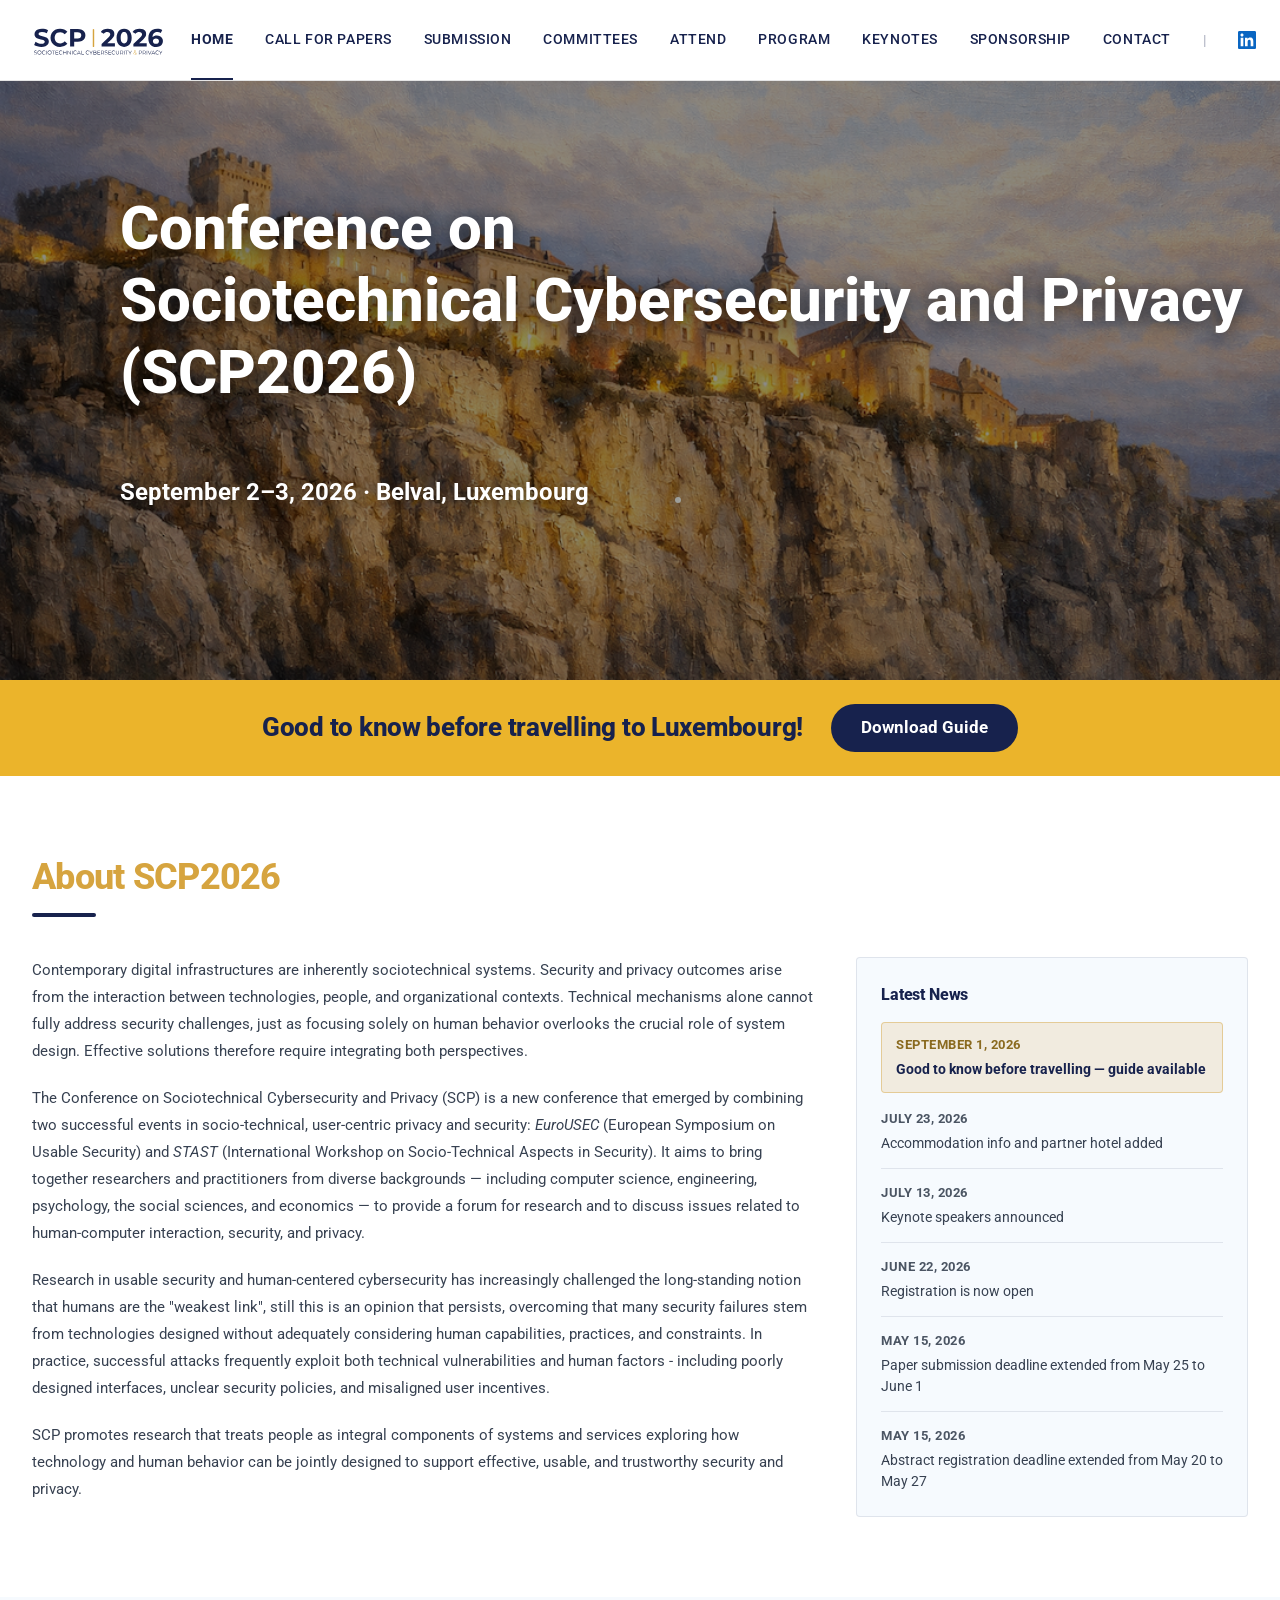
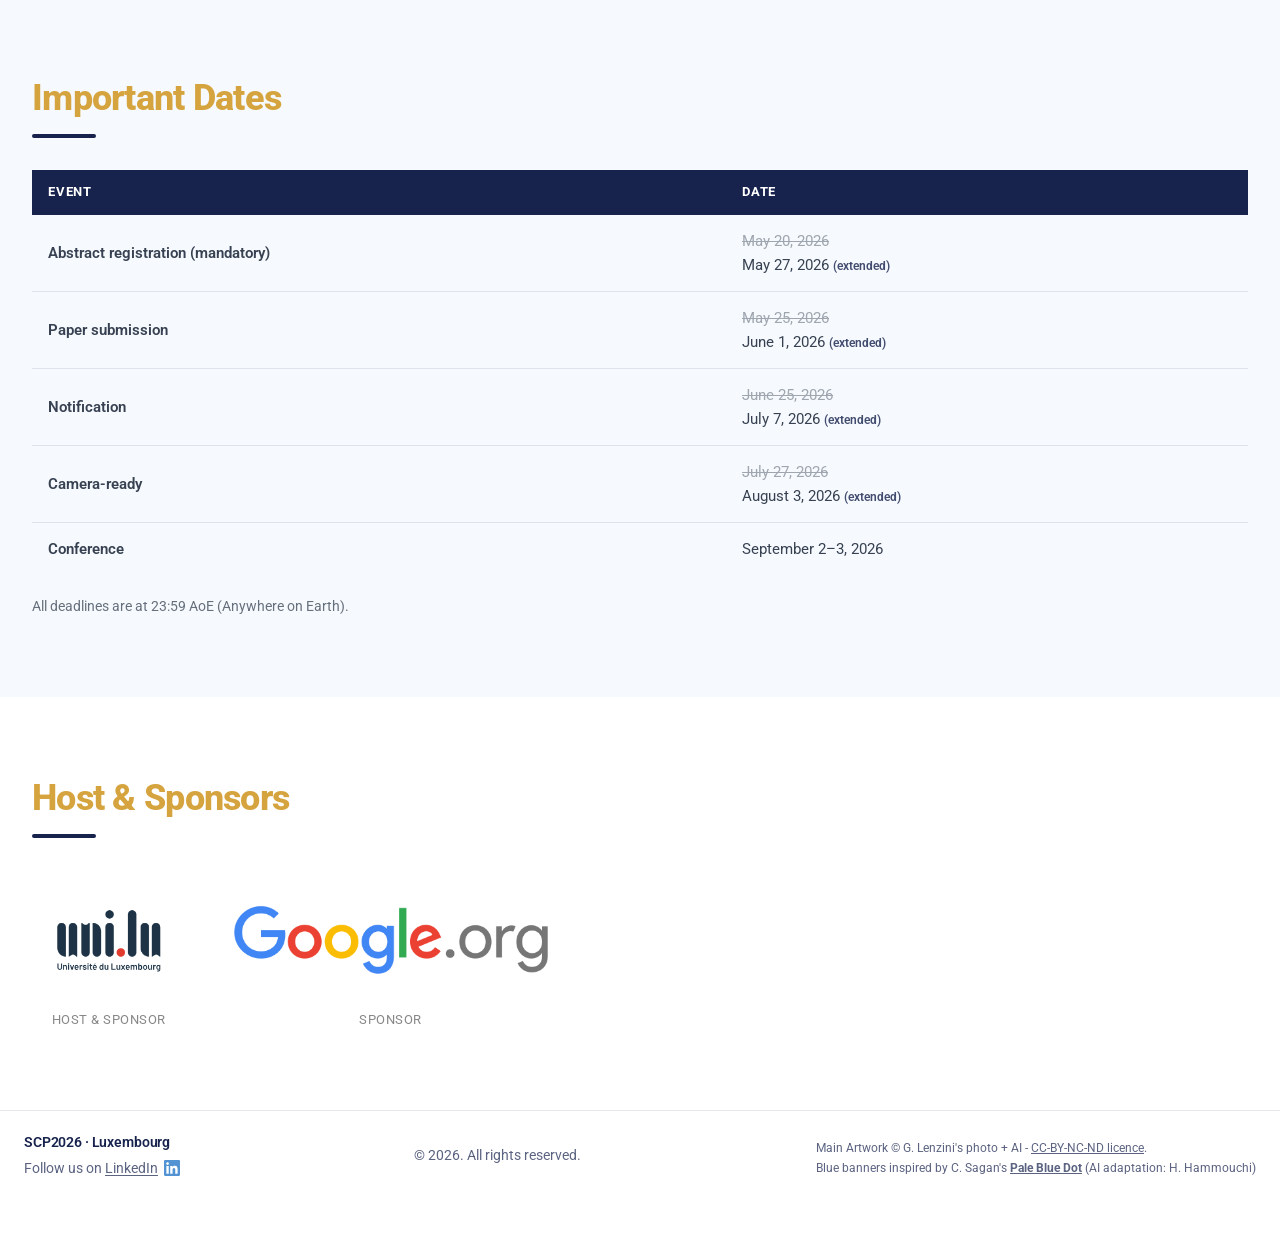
<file: index.html>
<!DOCTYPE html>
<html lang="en">

<head>
  <meta charset="UTF-8" />
  <meta name="viewport" content="width=device-width, initial-scale=1.0" />
  <title>Home — SCP2026</title>
  <link rel="preconnect" href="https://fonts.googleapis.com" />
  <link rel="preconnect" href="https://fonts.gstatic.com" crossorigin />
  <!-- Font: to switch fonts, replace 'Roboto' here and update --font-base in assets/css/style.css -->
  <link href="https://fonts.googleapis.com/css2?family=Roboto:wght@400;500;700;800&display=swap" rel="stylesheet" />
  <link rel="stylesheet" href="/assets/css/style.css" />
</head>

<body>

  <header class="site-header">
    <div class="header-inner">

      <a href="/" class="site-logo">
        <!-- <img src="/assets/img/2026-scp-logo.png" alt="SCP2026 Logo" /> -->
        <img src="/assets/img/SCP2026-logo.svg" alt="SCP2026 Logo" />
      </a>

      <nav class="site-nav" aria-label="Main navigation">
        <a href="/index.html"
          class="nav-link active">Home</a>
        <a href="/calls.html"
          class="nav-link">Call for Papers</a>
        <a href="/submission.html"
          class="nav-link">Submission</a>
        <a href="/committee.html"
          class="nav-link">Committees</a>
        <a href="/attend.html"
          class="nav-link">Attend</a>
        <a href="/program.html"
          class="nav-link">Program</a>
        <a href="/keynotes.html"
          class="nav-link">Keynotes</a>
        <a href="/sponsorship.html"
          class="nav-link">Sponsorship</a>
        <a href="/contact.html"
          class="nav-link">Contact</a>
        <span class="nav-separator" aria-hidden="true">|</span>
        <a href="https://www.linkedin.com/company/scpconference/" class="nav-social-link" target="_blank"
          rel="noopener noreferrer" aria-label="SCP Conference on LinkedIn">
          <img src="/assets/img/linkedin-icon.svg" alt="LinkedIn" />
        </a>
      </nav>

      <button class="mobile-menu-btn" id="mobile-btn" onclick="toggleMenu()" aria-label="Toggle navigation">
        <svg id="icon-open" xmlns="http://www.w3.org/2000/svg" width="22" height="22" viewBox="0 0 24 24" fill="none"
          stroke="currentColor" stroke-width="2" stroke-linecap="round" stroke-linejoin="round">
          <line x1="3" y1="6" x2="21" y2="6" />
          <line x1="3" y1="12" x2="21" y2="12" />
          <line x1="3" y1="18" x2="21" y2="18" />
        </svg>
        <svg id="icon-close" xmlns="http://www.w3.org/2000/svg" width="22" height="22" viewBox="0 0 24 24" fill="none"
          stroke="currentColor" stroke-width="2" stroke-linecap="round" stroke-linejoin="round" style="display:none;">
          <line x1="18" y1="6" x2="6" y2="18" />
          <line x1="6" y1="6" x2="18" y2="18" />
        </svg>
      </button>

    </div>

    <nav class="mobile-nav" id="mobile-nav" aria-label="Mobile navigation">
      <a href="/index.html"  class="active" >Home</a>
      <a href="/calls.html" >Call for Papers</a>
      <a href="/submission.html" >Submission</a>
      <a href="/committee.html" >Committees</a>
      <a href="/attend.html" >Attend</a>
      <a href="/program.html" >Program</a>
      <a href="/keynotes.html" >Keynotes</a>
      <a href="/sponsorship.html" >Sponsorship</a>
      <a href="/contact.html" >Contact</a>
      <a href="https://www.linkedin.com/company/scpconference/" target="_blank" rel="noopener noreferrer">LinkedIn</a>
    </nav>
  </header>

  <main><section class="hero">
  <img src="/assets/img/hero.png" alt="" class="hero-bg" aria-hidden="true" />
  <div class="hero-overlay" aria-hidden="true"></div>

  <!-- Casemates Easter egg
       DEBUG MODE ON — remove class "hotspot-debug" once position is correct.
       Adjust top/left percentages to move the dot over the casemates in the image. -->
  <a href="https://www.luxembourg-city.com/en/tours-activities/underground/petrusse-casemates"
     target="_blank" rel="noopener noreferrer"
     class="easter-hotspot"
     style="top: 75%; left: 53%;"
     aria-label="Discover the Pétrusse Casemates, Luxembourg">
    <span class="easter-tooltip">
      <strong>Pétrusse Casemates</strong><br>
      Hidden beneath Luxembourg City —<br>discover this underground wonder.
    </span>
  </a>

  <div class="hero-content">
    <h1>Conference on <br> Sociotechnical Cybersecurity and Privacy <br> (SCP2026)</h1>
    <p class="hero-subtitle">September 2–3, 2026 · Belval, Luxembourg</p>
  </div>
</section>

<!-- ── Registration banner (kept for reference) ──────────────
<div class="registration-banner">
  <div class="registration-banner-inner">
    <span class="registration-banner-text">Registration is now open!</span>
    <a href="https://sntevents.uni.lu/product/scp-2026-conference/"
       class="btn-banner" target="_blank" rel="noopener noreferrer">
      Register Now
    </a>
  </div>
</div>
────────────────────────────────────────────────────────────── -->

<!-- ── Good to know banner ───────────────────────────────────── -->
<div class="registration-banner">
  <div class="registration-banner-inner">
    <span class="registration-banner-text">Good to know before travelling to Luxembourg!</span>
    <a href="/assets/files/SCP%202026%20good%20to%20know%20before%20leaving.pdf"
       class="btn-banner" target="_blank" rel="noopener noreferrer">
      Download Guide
    </a>
  </div>
</div>

<!-- ── ABOUT ──────────────────────────────────────────────── -->
<section class="section-white">
  <div class="section-container">
    <h2 class="section-title">About SCP2026</h2>
    <div class="section-accent" aria-hidden="true"></div>

    <div class="about-grid">
      <div class="section-body" style="margin-top:0;">
        <p>
          Contemporary digital infrastructures are inherently sociotechnical systems.
          Security and privacy outcomes arise from the interaction between
          technologies, people, and organizational contexts. Technical mechanisms alone
          cannot fully address security challenges, just as focusing solely on human
          behavior overlooks the crucial role of system design. Effective solutions
          therefore require integrating both perspectives.
        </p>
        <p>
          The Conference on Sociotechnical Cybersecurity and Privacy (SCP) is a new conference 
          that emerged by combining two successful events in socio-technical, user-centric 
          privacy and security: <em>EuroUSEC</em> (European Symposium
          on Usable Security) and <em>STAST</em> (International Workshop on Socio-Technical Aspects
          in Security). It aims to bring together researchers and practitioners from diverse
          backgrounds — including computer science, engineering, psychology, the social sciences,
          and economics — to provide a forum for research and to discuss issues related to
          human-computer interaction, security, and privacy.
        </p>
        <p>
          Research in usable security and human-centered cybersecurity has increasingly challenged the long-standing notion that humans are the "weakest link", still this is an opinion that persists, overcoming that many security failures stem from technologies designed without adequately considering human capabilities, practices, and constraints. In practice, successful attacks frequently exploit both technical vulnerabilities and human factors - including poorly designed interfaces, unclear security policies, and misaligned user incentives.
        </p>
        <p>
          SCP promotes research that treats people as integral components of
          systems and services exploring how technology and human behavior can be jointly designed
          to support effective, usable, and trustworthy security and privacy.
        </p>
      </div>

      <!-- Latest News sidebar — edit _data/news.yml to add/remove items -->
      <aside class="news-sidebar" aria-label="Latest news">
        <h3 class="news-sidebar-title">Latest News</h3>
        <ul class="news-list">
          
          <li class="news-item is-highlight">
            <span class="news-item-date">September 1, 2026</span>
            <span class="news-item-event">
              
                <a href="/assets/files/SCP 2026 good to know before leaving.pdf" target="_blank" rel="noopener noreferrer">Good to know before travelling — guide available</a>
              
            </span>
          </li>
          
          <li class="news-item">
            <span class="news-item-date">July 23, 2026</span>
            <span class="news-item-event">
              
                <a href="/attend.html" target="_blank" rel="noopener noreferrer">Accommodation info and partner hotel added</a>
              
            </span>
          </li>
          
          <li class="news-item">
            <span class="news-item-date">July 13, 2026</span>
            <span class="news-item-event">
              
                <a href="/keynotes.html" target="_blank" rel="noopener noreferrer">Keynote speakers announced</a>
              
            </span>
          </li>
          
          <li class="news-item">
            <span class="news-item-date">June 22, 2026</span>
            <span class="news-item-event">
              
                <a href="https://sntevents.uni.lu/product/scp-2026-conference/" target="_blank" rel="noopener noreferrer">Registration is now open</a>
              
            </span>
          </li>
          
          <li class="news-item">
            <span class="news-item-date">May 15, 2026</span>
            <span class="news-item-event">
              
                Paper submission deadline extended from May 25 to June 1
              
            </span>
          </li>
          
          <li class="news-item">
            <span class="news-item-date">May 15, 2026</span>
            <span class="news-item-event">
              
                Abstract registration deadline extended from May 20 to May 27
              
            </span>
          </li>
          
        </ul>
      </aside>
    </div>
  </div>
</section>

<!-- ── Important Dates ──────────────────────────────────────── -->
<section class="section-surface">
  <div class="section-container">
    <h2 class="section-title">Important Dates</h2>
    <div class="section-accent" aria-hidden="true"></div>

    <!-- Dates rendered from _data/dates.yml -->
    <table class="dates-table">
      <thead>
        <tr><th>Event</th><th>Date</th></tr>
      </thead>
      <tbody>
        
        <tr>
          <td class="date-event ">Abstract registration (mandatory)</td>
          <td class="">
            
              <span style="text-decoration:line-through; opacity:0.45;">May 20, 2026</span><br />
            
            May 27, 2026 <span style="font-size:0.78rem; font-weight:600; color:var(--brand); opacity:0.8;">(extended)</span>
          </td>
        </tr>
        
        <tr>
          <td class="date-event ">Paper submission</td>
          <td class="">
            
              <span style="text-decoration:line-through; opacity:0.45;">May 25, 2026</span><br />
            
            June 1, 2026 <span style="font-size:0.78rem; font-weight:600; color:var(--brand); opacity:0.8;">(extended)</span>
          </td>
        </tr>
        
        <tr>
          <td class="date-event ">Notification</td>
          <td class="">
            
              <span style="text-decoration:line-through; opacity:0.45;">June 25, 2026</span><br />
            
            July 7, 2026 <span style="font-size:0.78rem; font-weight:600; color:var(--brand); opacity:0.8;">(extended)</span>
          </td>
        </tr>
        
        <tr>
          <td class="date-event ">Camera-ready</td>
          <td class="">
            
              <span style="text-decoration:line-through; opacity:0.45;">July 27, 2026</span><br />
            
            August 3, 2026 <span style="font-size:0.78rem; font-weight:600; color:var(--brand); opacity:0.8;">(extended)</span>
          </td>
        </tr>
        
        <tr>
          <td class="date-event ">Conference</td>
          <td class="">
            
            September 2–3, 2026
          </td>
        </tr>
        
      </tbody>
    </table>

  <p style="margin-top:1.25rem; font-size:0.875rem; color:var(--text); opacity:0.75;">
      <!-- These are <strong>firm deadlines</strong>; no extensions will be granted. -->
      All deadlines are at 23:59 AoE (Anywhere on Earth).
    </p>
  </div>
</section>

<!-- ── Host & Sponsors ───────────────────────────────────────── -->
<section class="section-white">
  <div class="section-container" style="text-align:left;">
    <h2 class="section-title">Host &amp; Sponsors</h2>
    <div class="section-accent" aria-hidden="true"></div>

    <!-- Sponsor row — add more .sponsor-item blocks as needed -->
    <!-- Each item is a fixed-height flex column: logo centred in top area, label pinned to bottom -->
    <div style="display:flex; flex-wrap:wrap; justify-content:left; align-items:stretch;
                gap:3rem; margin-top:2rem;">

      <!-- University of Luxembourg — host -->
      <div class="sponsor-item" style="display:flex; flex-direction:column; align-items:center;
                                        justify-content:space-between; text-align:center; height:160px;">
        <div style="flex:1; display:flex; align-items:center; justify-content:center;">
          <a href="https://www.uni.lu" target="_blank" rel="noopener noreferrer">
            <img src="/assets/img/sponsors/UNI_Logo.png" alt="University of Luxembourg" style="height:110px; width:auto;" />
          </a>
        </div>
        <p style="margin:0; font-size:0.8rem; color:#888; letter-spacing:0.04em; text-transform:uppercase;">Host &amp; Sponsor</p>
      </div>

      <!-- Google.org -->
      <div class="sponsor-item" style="display:flex; flex-direction:column; align-items:center;
                                        justify-content:space-between; text-align:center; height:160px;">
        <div style="flex:1; display:flex; align-items:center; justify-content:center;">
          <a href="https://www.google.org" target="_blank" rel="noopener noreferrer">
            <img src="/assets/img/sponsors/Google_org_logo.png" alt="Google.org" style="height:70px; width:auto;" />
          </a>
        </div>
        <p style="margin:0; font-size:0.8rem; color:#888; letter-spacing:0.04em; text-transform:uppercase;">Sponsor</p>
      </div>

      <!-- Add more sponsors:
      <div class="sponsor-item" style="text-align:center;">
        <a href="https://sponsor.org" target="_blank" rel="noopener noreferrer">
          <img src="/assets/img/sponsors/logo.png"
               alt="Sponsor Name" style="height:80px; width:auto;" />
        </a>
        <p style="margin-top:0.5rem; font-size:0.8rem; color:#888; letter-spacing:0.04em; text-transform:uppercase;">Sponsor</p>
      </div>
      -->

    </div>
  </div>
</section>

</main>

  <footer class="site-footer">
    <div class="footer-inner">
      <div class="footer-brand">
        <p style="font-weight:600; letter-spacing:-0.01em;">SCP2026 · Luxembourg</p>
        
        <p class="footer-copy">
          Follow us on
          <a href="https://www.linkedin.com/company/scpconference/" class="footer-linkedin" target="_blank"
            rel="noopener noreferrer" aria-label="Follow SCP Conference on LinkedIn">
            LinkedIn
            <img src="/assets/img/linkedin-icon.svg" alt="" />
          </a>
        </p>
        
      </div>
      <p class="footer-copy">© 2026. All rights reserved.</p>
      
      <p class="footer-copy" style="margin-top:0.4rem; font-size:0.78rem; opacity:0.7;">
        Main Artwork © G. Lenzini's photo + AI - <a href="https://creativecommons.org/licenses/" target="_blank"
          rel="noopener noreferrer" style="color:inherit; text-decoration:underline;">CC-BY-NC-ND licence</a>.
        <br/>Blue banners inspired by C. Sagan's
        <a href="https://en.wikipedia.org/wiki/Pale_Blue_Dot" target="_blank" rel="noopener noreferrer"
          style="color:inherit; text-decoration:underline;"><strong>Pale Blue Dot</strong></a>
        (AI adaptation: H. Hammouchi)
      </p>
      
    </div>
  </footer>

  <script>
    function toggleMenu() {
      var nav = document.getElementById('mobile-nav');
      var open = document.getElementById('icon-open');
      var close = document.getElementById('icon-close');
      var isOpen = nav.classList.toggle('open');
      open.style.display = isOpen ? 'none' : '';
      close.style.display = isOpen ? '' : 'none';
    }
  </script>

</body>

</html>
</file>
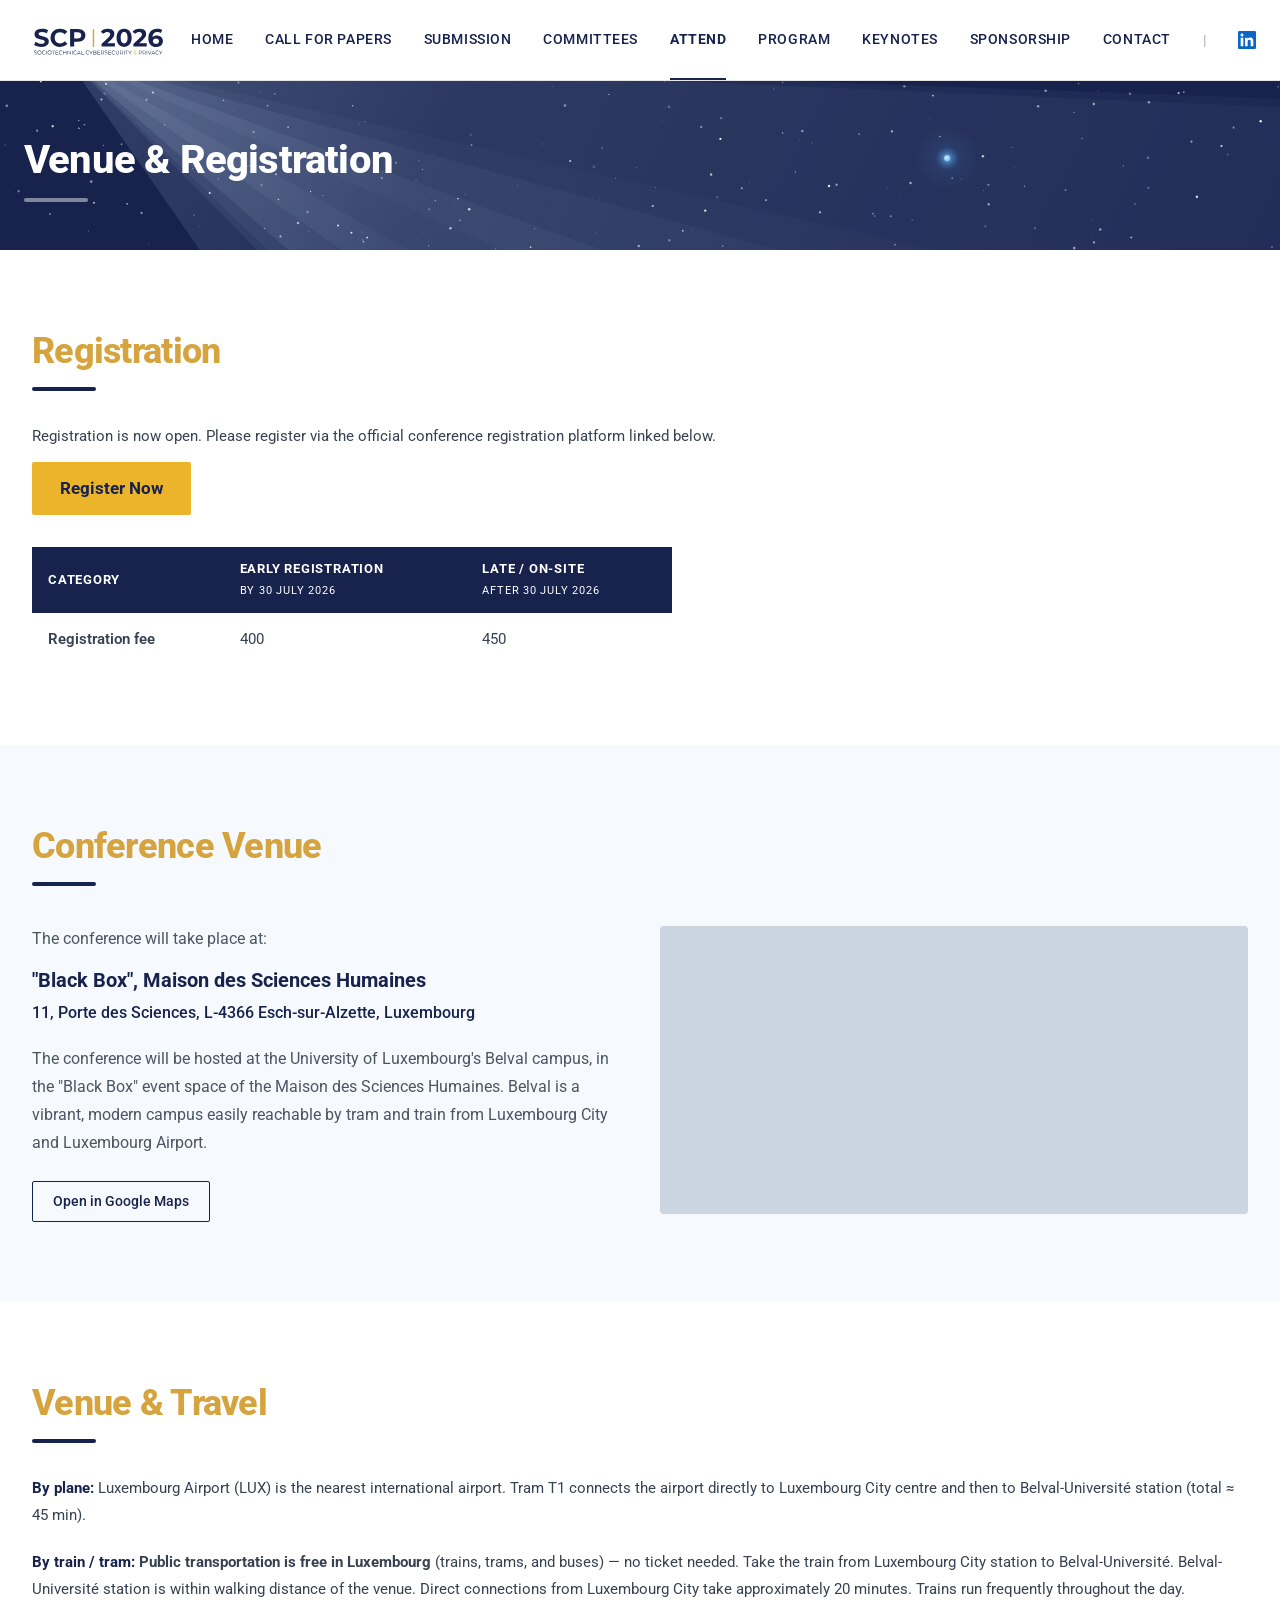
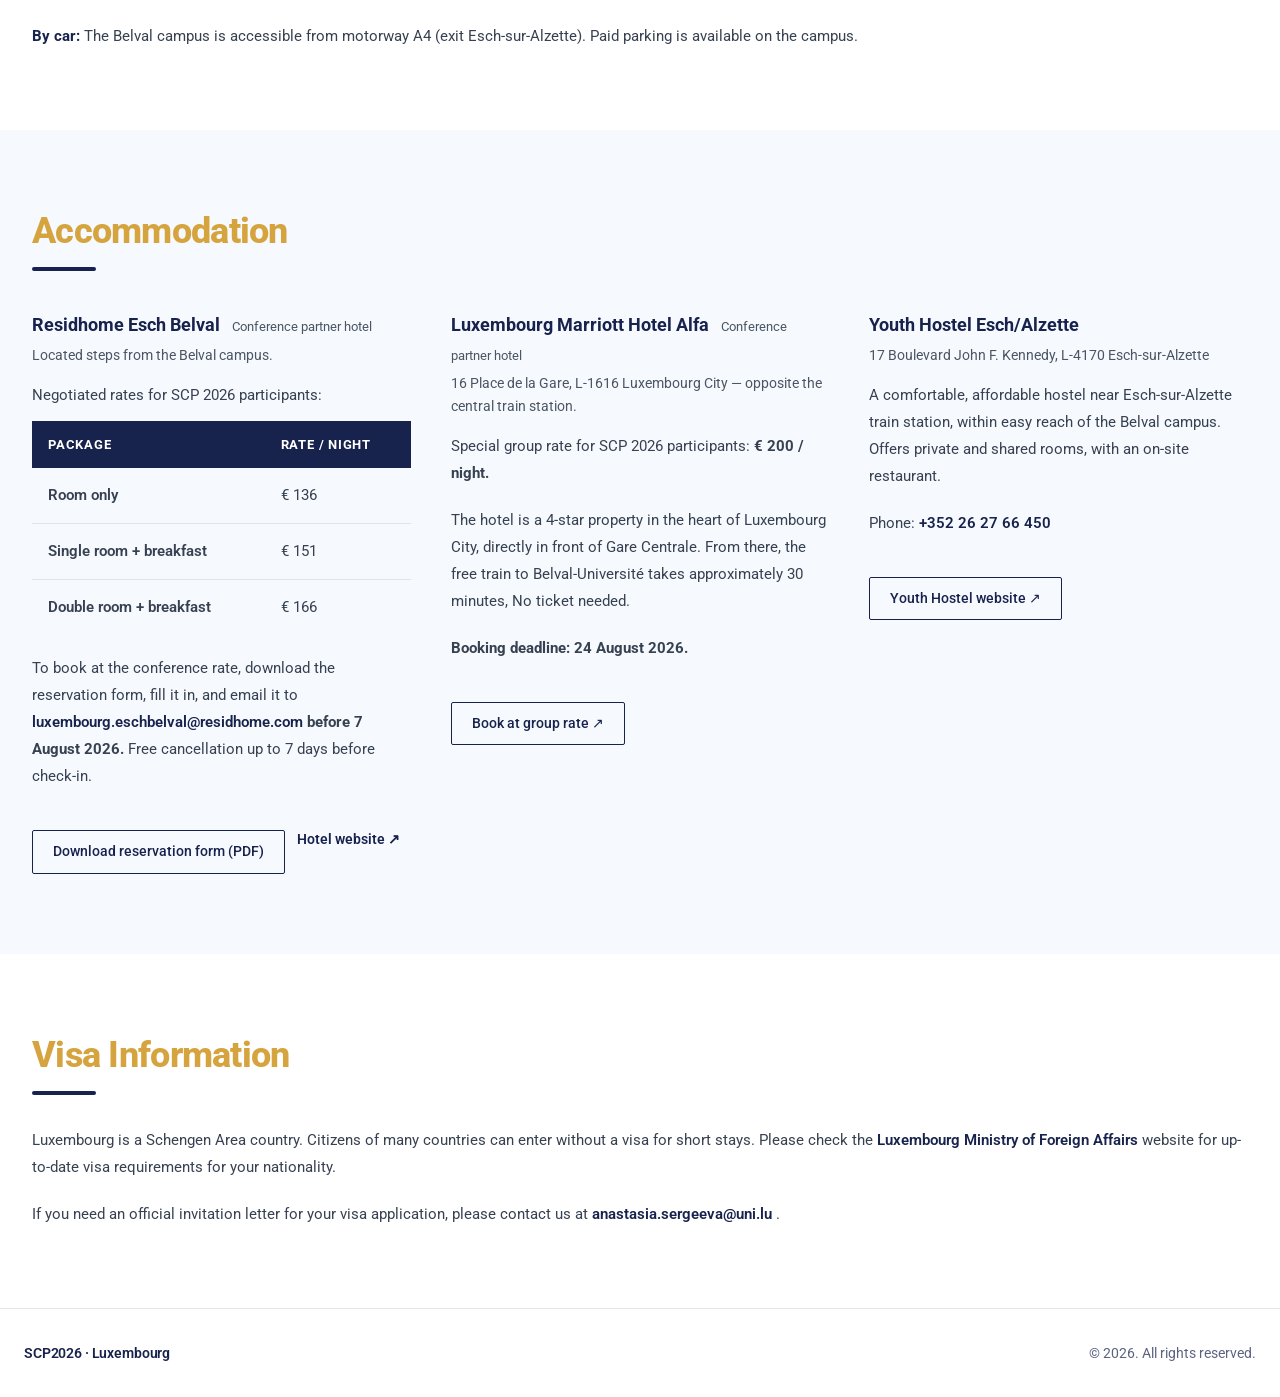
<file: attend.html>
<!DOCTYPE html>
<html lang="en">

<head>
  <meta charset="UTF-8" />
  <meta name="viewport" content="width=device-width, initial-scale=1.0" />
  <title>Venue &amp; Registration — SCP2026</title>
  <link rel="preconnect" href="https://fonts.googleapis.com" />
  <link rel="preconnect" href="https://fonts.gstatic.com" crossorigin />
  <!-- Font: to switch fonts, replace 'Roboto' here and update --font-base in assets/css/style.css -->
  <link href="https://fonts.googleapis.com/css2?family=Roboto:wght@400;500;700;800&display=swap" rel="stylesheet" />
  <link rel="stylesheet" href="/assets/css/style.css" />
</head>

<body>

  <header class="site-header">
    <div class="header-inner">

      <a href="/" class="site-logo">
        <!-- <img src="/assets/img/2026-scp-logo.png" alt="SCP2026 Logo" /> -->
        <img src="/assets/img/SCP2026-logo.svg" alt="SCP2026 Logo" />
      </a>

      <nav class="site-nav" aria-label="Main navigation">
        <a href="/index.html"
          class="nav-link">Home</a>
        <a href="/calls.html"
          class="nav-link">Call for Papers</a>
        <a href="/submission.html"
          class="nav-link">Submission</a>
        <a href="/committee.html"
          class="nav-link">Committees</a>
        <a href="/attend.html"
          class="nav-link active">Attend</a>
        <a href="/program.html"
          class="nav-link">Program</a>
        <a href="/keynotes.html"
          class="nav-link">Keynotes</a>
        <a href="/sponsorship.html"
          class="nav-link">Sponsorship</a>
        <a href="/contact.html"
          class="nav-link">Contact</a>
        <span class="nav-separator" aria-hidden="true">|</span>
        <a href="https://www.linkedin.com/company/scpconference/" class="nav-social-link" target="_blank"
          rel="noopener noreferrer" aria-label="SCP Conference on LinkedIn">
          <img src="/assets/img/linkedin-icon.svg" alt="LinkedIn" />
        </a>
      </nav>

      <button class="mobile-menu-btn" id="mobile-btn" onclick="toggleMenu()" aria-label="Toggle navigation">
        <svg id="icon-open" xmlns="http://www.w3.org/2000/svg" width="22" height="22" viewBox="0 0 24 24" fill="none"
          stroke="currentColor" stroke-width="2" stroke-linecap="round" stroke-linejoin="round">
          <line x1="3" y1="6" x2="21" y2="6" />
          <line x1="3" y1="12" x2="21" y2="12" />
          <line x1="3" y1="18" x2="21" y2="18" />
        </svg>
        <svg id="icon-close" xmlns="http://www.w3.org/2000/svg" width="22" height="22" viewBox="0 0 24 24" fill="none"
          stroke="currentColor" stroke-width="2" stroke-linecap="round" stroke-linejoin="round" style="display:none;">
          <line x1="18" y1="6" x2="6" y2="18" />
          <line x1="6" y1="6" x2="18" y2="18" />
        </svg>
      </button>

    </div>

    <nav class="mobile-nav" id="mobile-nav" aria-label="Mobile navigation">
      <a href="/index.html" >Home</a>
      <a href="/calls.html" >Call for Papers</a>
      <a href="/submission.html" >Submission</a>
      <a href="/committee.html" >Committees</a>
      <a href="/attend.html"  class="active" >Attend</a>
      <a href="/program.html" >Program</a>
      <a href="/keynotes.html" >Keynotes</a>
      <a href="/sponsorship.html" >Sponsorship</a>
      <a href="/contact.html" >Contact</a>
      <a href="https://www.linkedin.com/company/scpconference/" target="_blank" rel="noopener noreferrer">LinkedIn</a>
    </nav>
  </header>

  <main><section class="page-hero">
  <canvas id="hero-canvas" aria-hidden="true"></canvas>
  <div class="page-hero-inner">
    <h1>Venue &amp; Registration</h1>
    <div class="page-hero-accent" aria-hidden="true"></div>
  </div>

  <!-- Pale Blue Dot Easter egg
       DEBUG MODE ON — remove class "hotspot-debug" once position is correct.
       Adjust top/left to sit exactly on the canvas-drawn Earth dot.
       Current values mirror VIV_EARTH: xFrac=0.74, yFrac=0.46 -->
  <a href="https://science.nasa.gov/photojournal/pale-blue-dot-revisited/" target="_blank" rel="noopener noreferrer"
    class="easter-hotspot pbd-hotspot" style="top: 46%; left: 74%;" aria-label="The Pale Blue Dot — NASA Voyager 1">
    <span class="easter-tooltip">
      <strong>Pale Blue Dot</strong><br>
      Earth, as seen by Voyager 1<br>from 6 billion km away (1990).
    </span>
  </a>
</section>

<script>
  (function () {

    // ┌──────────────────────────────────────────────────────────────────┐
    // │  HERO STYLE — change this ONE value to switch the banner theme.  │
    // │  This file is the layout for every inner page, so changing it    │
    // │  here updates the banner across the whole site instantly.        │
    // │                                                                  │
    // │  'pale-blue-dot'   faithful to the NASA Voyager photograph:      │
    // │                    dark space, warm amber sunbeams,              │
    // │                    tiny humble Earth dot inside a ray band       │
    // │                                                                  │
    // │  'light-voyager'   colourised / bright interpretation:           │
    // │                    powder-blue sky background, wide amber rays   │
    // │                    fanning from top-centre, dark text            │
    // │                                                                  │
    // │  'vivid'           original cool-blue glowing version:           │
    // │                    navy background, blue-white rays,             │
    // │                    large glowing Earth                           │
    // └──────────────────────────────────────────────────────────────────┘
    var HERO_STYLE = 'vivid';

    // ── shared setup ─────────────────────────────────────────────────────
    var canvas = document.getElementById('hero-canvas');
    var ctx = canvas.getContext('2d');
    var W, H, stars = [], t = 0;
    var NUM_STARS = 210;

    // Flip text colour when the background is light
    var h1El = document.querySelector('.page-hero h1');
    var accentEl = document.querySelector('.page-hero-accent');
    if (HERO_STYLE === 'light-voyager') {
      if (h1El) h1El.style.color = '#17224D';
      if (accentEl) accentEl.style.background = 'rgba(23,34,77,0.35)';
    }

    function resize() {
      W = canvas.width = canvas.offsetWidth;
      H = canvas.height = canvas.offsetHeight;
      stars = [];
      for (var i = 0; i < NUM_STARS; i++) {
        stars.push({
          x: Math.random() * W,
          y: Math.random() * H,
          r: Math.random() * 1.1 + 0.25,
          base: Math.random() * 0.55 + 0.25,
          ph: Math.random() * Math.PI * 2,
          spd: Math.random() * 0.25 + 0.08
        });
      }
    }

    function drawStars() {
      ctx.globalCompositeOperation = 'source-over';
      for (var i = 0; i < stars.length; i++) {
        var s = stars[i];
        var op = s.base + Math.sin(t * s.spd + s.ph) * 0.18;
        op = Math.max(0.05, Math.min(1, op));
        ctx.beginPath();
        ctx.arc(s.x, s.y, s.r, 0, Math.PI * 2);
        ctx.fillStyle = 'rgba(255,255,255,' + op + ')';
        ctx.fill();
      }
    }

    // ════════════════════════════════════════════════════════════════════
    //  VERSION: 'light-voyager'
    //  Colourised interpretation — powder-blue sky, soft amber bands
    //  drawn as rotated full-height strips (avoids the wedge-stripe
    //  artefact that the point-source approach creates on a short banner)
    // ════════════════════════════════════════════════════════════════════

    // Each band: cx = centre as fraction of W, hw = half-width as fraction of W
    var LV_BANDS = [
      { cx: 0.08, hw: 0.045, op: 0.22 },
      { cx: 0.22, hw: 0.075, op: 0.32 },
      { cx: 0.38, hw: 0.040, op: 0.18 },
      { cx: 0.55, hw: 0.090, op: 0.38 },  // brightest — Earth sits here
      { cx: 0.70, hw: 0.055, op: 0.26 },
      { cx: 0.84, hw: 0.035, op: 0.17 },
    ];

    // Earth inside the brightest band
    var LV_EARTH = { xFrac: 0.58, yFrac: 0.50, r: 3.0 };

    function lvDrawBackground() {
      ctx.globalCompositeOperation = 'source-over';
      // Powder-blue base — covers the dark CSS hero colour entirely
      var bg = ctx.createLinearGradient(0, 0, 0, H);
      bg.addColorStop(0, '#C2DCED');
      bg.addColorStop(0.5, '#AECFE3');
      bg.addColorStop(1, '#9DC4DA');
      ctx.fillStyle = bg;
      ctx.fillRect(0, 0, W, H);

      // Soft warm radial glow from top-centre (the "sun" above frame)
      var sun = ctx.createRadialGradient(W * 0.5, -H * 0.5, 0, W * 0.5, -H * 0.5, H * 2.8);
      sun.addColorStop(0, 'rgba(255,225,130,0.38)');
      sun.addColorStop(0.3, 'rgba(230,190,90,0.18)');
      sun.addColorStop(0.7, 'rgba(214,164,63,0.06)');
      sun.addColorStop(1, 'rgba(214,164,63,0)');
      ctx.fillStyle = sun;
      ctx.fillRect(0, 0, W, H);
    }

    function lvDrawRays() {
      // Render as rotated full-height soft gradient strips —
      // this fills the full banner width cleanly, no convergence artefacts.
      var ext = H * 3;   // overshoot above/below to cover after rotation

      ctx.save();
      // Tilt ~10° clockwise to angle the bands like Voyager sunbeams
      ctx.translate(W * 0.5, H * 0.5);
      ctx.rotate(0.175);
      ctx.translate(-W * 0.5, -H * 0.5);

      for (var i = 0; i < LV_BANDS.length; i++) {
        var b = LV_BANDS[i];
        var cx = b.cx * W;
        var hw = b.hw * W;

        // Smooth bell-curve falloff: transparent → amber peak → transparent
        var grad = ctx.createLinearGradient(cx - hw, 0, cx + hw, 0);
        grad.addColorStop(0, 'rgba(214,164,63,0)');
        grad.addColorStop(0.25, 'rgba(216,166,65,' + (b.op * 0.55) + ')');
        grad.addColorStop(0.50, 'rgba(222,172,68,' + b.op + ')');
        grad.addColorStop(0.75, 'rgba(216,166,65,' + (b.op * 0.55) + ')');
        grad.addColorStop(1, 'rgba(214,164,63,0)');

        ctx.globalCompositeOperation = 'source-over';
        ctx.fillStyle = grad;
        ctx.fillRect(cx - hw, -ext, hw * 2, H + ext * 2);
      }

      ctx.restore();
    }

    function lvDrawEarth() {
      var ex = LV_EARTH.xFrac * W;
      var ey = LV_EARTH.yFrac * H;
      var er = LV_EARTH.r;

      ctx.globalCompositeOperation = 'source-over';

      // Slightly larger haze to be visible against light background
      var haze = ctx.createRadialGradient(ex, ey, 0, ex, ey, er * 6);
      haze.addColorStop(0, 'rgba(30,100,200,0.28)');
      haze.addColorStop(0.45, 'rgba(50,130,220,0.10)');
      haze.addColorStop(1, 'rgba(50,130,220,0)');
      ctx.beginPath();
      ctx.arc(ex, ey, er * 6, 0, Math.PI * 2);
      ctx.fillStyle = haze;
      ctx.fill();

      // Core: vivid pale-blue so it reads against the bright background
      var dot = ctx.createRadialGradient(ex - er * 0.3, ey - er * 0.3, 0, ex, ey, er);
      dot.addColorStop(0, 'rgba(200,235,255,1)');
      dot.addColorStop(0.5, 'rgba(100,175,240,1)');
      dot.addColorStop(1, 'rgba(60,140,220,0.95)');
      ctx.beginPath();
      ctx.arc(ex, ey, er, 0, Math.PI * 2);
      ctx.fillStyle = dot;
      ctx.fill();
    }

    // ════════════════════════════════════════════════════════════════════
    //  VERSION: 'pale-blue-dot'
    //  Faithful to the Voyager 1 photograph — dark navy, amber sunbeams,
    //  tiny humble Earth dot sitting inside one of the ray bands
    // ════════════════════════════════════════════════════════════════════
    var PBD_RAYS = [
      { angle: 0.33, halfWidth: 12, opacity: 0.10 },
      { angle: 0.40, halfWidth: 32, opacity: 0.14 },
      { angle: 0.47, halfWidth: 18, opacity: 0.11 },
      { angle: 0.55, halfWidth: 44, opacity: 0.18 },
      { angle: 0.63, halfWidth: 20, opacity: 0.10 },
      { angle: 0.70, halfWidth: 9, opacity: 0.07 },
    ];

    var PBD_EARTH = { xFrac: 0.635, yFrac: 0.54, r: 2.1 };

    function pbdDrawBackground() {
      var grad = ctx.createRadialGradient(W * 0.5, H * 0.5, 0, W * 0.5, H * 0.5, Math.max(W, H) * 0.75);
      grad.addColorStop(0, 'rgba(4,8,22,0.0)');
      grad.addColorStop(1, 'rgba(4,8,22,0.45)');
      ctx.globalCompositeOperation = 'source-over';
      ctx.fillStyle = grad;
      ctx.fillRect(0, 0, W, H);
    }

    function pbdDrawRays() {
      var sx = W * 0.04, sy = H * -0.25;
      var len = Math.sqrt(W * W + H * H) * 1.8;

      for (var i = 0; i < PBD_RAYS.length; i++) {
        var ray = PBD_RAYS[i];
        var ca = Math.cos(ray.angle), sa = Math.sin(ray.angle);
        var ex = sx + ca * len, ey = sy + sa * len;
        var px = -sa, py = ca;
        var spread = ray.halfWidth * (len / 70);

        var grad = ctx.createLinearGradient(sx, sy, ex, ey);
        grad.addColorStop(0, 'rgba(214,164,63,' + (ray.opacity * 2.0) + ')');
        grad.addColorStop(0.12, 'rgba(214,164,63,' + (ray.opacity * 1.3) + ')');
        grad.addColorStop(0.50, 'rgba(200,150,55,' + ray.opacity + ')');
        grad.addColorStop(1, 'rgba(180,130,45,0)');

        ctx.save();
        ctx.beginPath();
        ctx.moveTo(sx, sy);
        ctx.lineTo(ex + px * spread, ey + py * spread);
        ctx.lineTo(ex - px * spread, ey - py * spread);
        ctx.closePath();
        ctx.fillStyle = grad;
        ctx.globalCompositeOperation = 'screen';
        ctx.fill();
        ctx.restore();
      }
    }

    function pbdDrawEarth() {
      var ex = PBD_EARTH.xFrac * W;
      var ey = PBD_EARTH.yFrac * H;
      var er = PBD_EARTH.r;

      ctx.globalCompositeOperation = 'source-over';

      var haze = ctx.createRadialGradient(ex, ey, 0, ex, ey, er * 5);
      haze.addColorStop(0, 'rgba(200,230,255,0.30)');
      haze.addColorStop(0.5, 'rgba(190,220,255,0.08)');
      haze.addColorStop(1, 'rgba(190,220,255,0)');
      ctx.beginPath();
      ctx.arc(ex, ey, er * 5, 0, Math.PI * 2);
      ctx.fillStyle = haze;
      ctx.fill();

      var dot = ctx.createRadialGradient(ex - er * 0.3, ey - er * 0.3, 0, ex, ey, er);
      dot.addColorStop(0, 'rgba(240,248,255,1)');
      dot.addColorStop(0.55, 'rgba(190,225,255,1)');
      dot.addColorStop(1, 'rgba(155,200,245,0.90)');
      ctx.beginPath();
      ctx.arc(ex, ey, er, 0, Math.PI * 2);
      ctx.fillStyle = dot;
      ctx.fill();
    }

    // ════════════════════════════════════════════════════════════════════
    //  VERSION: 'vivid'
    //  Original cool-blue glowing version — navy bg, blue-white rays,
    //  large glowing neon-blue Earth
    // ════════════════════════════════════════════════════════════════════
    var VIV_RAYS = [
      { angle: 0.38, halfWidth: 28, opacity: 0.055 },
      { angle: 0.44, halfWidth: 14, opacity: 0.040 },
      { angle: 0.50, halfWidth: 40, opacity: 0.070 },
      { angle: 0.57, halfWidth: 18, opacity: 0.045 },
      { angle: 0.64, halfWidth: 10, opacity: 0.030 },
      { angle: 0.32, halfWidth: 8, opacity: 0.025 },
    ];

    var VIV_EARTH = { xFrac: 0.74, yFrac: 0.46, r: 3.2 };

    function vivDrawRays() {
      var sx = W * 0.05, sy = H * -0.15;
      var len = Math.sqrt(W * W + H * H) * 1.6;

      for (var i = 0; i < VIV_RAYS.length; i++) {
        var ray = VIV_RAYS[i];
        var ca = Math.cos(ray.angle), sa = Math.sin(ray.angle);
        var ex = sx + ca * len, ey = sy + sa * len;
        var px = -sa, py = ca;
        var hw = ray.halfWidth;

        var grad = ctx.createLinearGradient(sx, sy, ex, ey);
        grad.addColorStop(0, 'rgba(200,225,255,' + (ray.opacity * 2.2) + ')');
        grad.addColorStop(0.18, 'rgba(200,225,255,' + ray.opacity + ')');
        grad.addColorStop(1, 'rgba(200,225,255,0)');

        ctx.save();
        ctx.beginPath();
        ctx.moveTo(sx, sy);
        ctx.lineTo(ex + px * hw * (len / 80), ey + py * hw * (len / 80));
        ctx.lineTo(ex - px * hw * (len / 80), ey - py * hw * (len / 80));
        ctx.closePath();
        ctx.fillStyle = grad;
        ctx.globalCompositeOperation = 'screen';
        ctx.fill();
        ctx.restore();
      }
    }

    function vivDrawEarth() {
      var ex = VIV_EARTH.xFrac * W;
      var ey = VIV_EARTH.yFrac * H;
      var er = VIV_EARTH.r;

      ctx.globalCompositeOperation = 'source-over';

      var haze = ctx.createRadialGradient(ex, ey, 0, ex, ey, er * 10);
      haze.addColorStop(0, 'rgba(90,180,255,0.22)');
      haze.addColorStop(0.45, 'rgba(80,160,255,0.07)');
      haze.addColorStop(1, 'rgba(80,160,255,0)');
      ctx.beginPath();
      ctx.arc(ex, ey, er * 10, 0, Math.PI * 2);
      ctx.fillStyle = haze;
      ctx.fill();

      var glow = ctx.createRadialGradient(ex, ey, 0, ex, ey, er * 3.5);
      glow.addColorStop(0, 'rgba(160,215,255,0.65)');
      glow.addColorStop(0.6, 'rgba(100,185,255,0.20)');
      glow.addColorStop(1, 'rgba(100,185,255,0)');
      ctx.beginPath();
      ctx.arc(ex, ey, er * 3.5, 0, Math.PI * 2);
      ctx.fillStyle = glow;
      ctx.fill();

      var dot = ctx.createRadialGradient(ex - er * 0.35, ey - er * 0.35, 0, ex, ey, er);
      dot.addColorStop(0, 'rgba(225,245,255,1)');
      dot.addColorStop(0.5, 'rgba(130,205,255,1)');
      dot.addColorStop(1, 'rgba(75,155,240,0.95)');
      ctx.beginPath();
      ctx.arc(ex, ey, er, 0, Math.PI * 2);
      ctx.fillStyle = dot;
      ctx.fill();
    }

    // ── animation loop ────────────────────────────────────────────────
    function loop() {
      ctx.clearRect(0, 0, W, H);
      t += 0.007;

      if (HERO_STYLE === 'light-voyager') {
        lvDrawBackground();
        lvDrawRays();
        lvDrawEarth();
      } else if (HERO_STYLE === 'pale-blue-dot') {
        pbdDrawBackground();
        pbdDrawRays();
        drawStars();
        pbdDrawEarth();
      } else {                    // 'vivid'
        vivDrawRays();
        drawStars();
        vivDrawEarth();
      }

      requestAnimationFrame(loop);
    }

    resize();
    loop();
    window.addEventListener('resize', resize);
  })();
</script>

<!-- ============================================================
     Edit the text sections below freely.
     Registration fees: update the TBA cells in the table.
     Visa email: update anastasia.sergeeva@uni.lu when confirmed.
============================================================ -->

<!-- ── Registration ──────────────────────────────────────────── -->
<section class="section-white">
  <div class="section-container">
    <h2 class="section-title">Registration</h2>
    <div class="section-accent" aria-hidden="true"></div>
    <div class="section-body">
      <p>
        Registration is now open. Please register via the official conference
        registration platform linked below.
      </p>
      <a href="https://sntevents.uni.lu/product/scp-2026-conference/" class="btn-accent" target="_blank" rel="noopener noreferrer" style="margin-top:0.75rem; display:inline-block;">
        Register Now
      </a>
    </div>

    <table class="dates-table" style="margin-top:2rem; max-width:640px;">
      <thead>
        <tr>
          <th>Category</th>
          <th>Early registration<br /><small style="font-weight:400;">by 30 July 2026</small></th>
          <th>Late / On-site<br /><small style="font-weight:400;">after 30 July 2026</small></th>
        </tr>
      </thead>
      <tbody>
       <tr>
          <td class="date-event">Registration fee</td>
          <td>400</td>
          <td>450</td>
        </tr>
      </tbody>
    </table>
  </div>
</section>

<!-- ── Conference Venue ──────────────────────────────────────
     To embed a Google Maps iframe:
       1. Go to maps.google.com and search for the venue.
       2. Click Share → Embed a map → Copy HTML.
       3. Paste the <iframe> inside the .map-placeholder div below.
─────────────────────────────────────────────────────────────── -->
<section class="section-surface">
  <div class="section-container">
    <h2 class="section-title">Conference Venue</h2>
    <div class="section-accent" aria-hidden="true"></div>
    <div class="two-col">

      <div>
        <p style="color:#4b5563; margin-bottom:0.75rem;">The conference will take place at:</p>
        <h3 style="font-size:1.25rem; font-weight:700; color:var(--brand); margin-bottom:0.25rem;">
          "Black Box", Maison des Sciences Humaines
        </h3>
        <p style="font-weight:500; color:var(--brand); margin-bottom:1.25rem;">
          11, Porte des Sciences, L-4366 Esch-sur-Alzette, Luxembourg
        </p>
        <p style="color:#4b5563; line-height:1.75;">
          The conference will be hosted at the University of Luxembourg's Belval campus,
          in the "Black Box" event space of the Maison des Sciences Humaines.
          Belval is a vibrant, modern campus easily reachable by tram and train
          from Luxembourg City and Luxembourg Airport.
        </p>

        <a href="https://maps.google.com/?q=Maison+des+Sciences+Humaines,+11+Porte+des+Sciences,+L-4366+Esch-sur-Alzette,+Luxembourg" target="_blank" rel="noopener noreferrer" class="btn-outline">
          Open in Google Maps
        </a>
      </div>

      <div class="map-placeholder">
        <!-- Paste Google Maps embed iframe here -->
        <iframe src="https://www.google.com/maps/embed?pb=!1m18!1m12!1m3!1d2590.956589977041!2d5.944593076635841!3d49.50421377142704!2m3!1f0!2f0!3f0!3m2!1i1024!2i768!4f13.1!3m3!1m2!1s0x47eacad3bf1a6bcd%3A0x7420aaa22c79d266!2sMaison%20des%20Sciences%20Humaines%20-%20Universit%C3%A9%20de%20Luxembourg!5e0!3m2!1sen!2slu!4v1772186723211!5m2!1sen!2slu" width="600" height="450" style="border:0;" allowfullscreen="" loading="lazy" referrerpolicy="no-referrer-when-downgrade"></iframe>
      </div>

    </div>
  </div>
</section>

<!-- ── Venue & Travel ────────────────────────────────────────── -->
<section class="section-white">
  <div class="section-container">
    <h2 class="section-title">Venue &amp; Travel</h2>
    <div class="section-accent" aria-hidden="true"></div>
    <div class="section-body">
      <p>
        <strong style="color:var(--brand);">By plane:</strong>
        Luxembourg Airport (LUX) is the nearest international airport.
        Tram T1 connects the airport directly to Luxembourg City centre
        and then to Belval-Université station (total ≈ 45 min).
      </p>
      <p>
        <strong style="color:var(--brand);">By train / tram:</strong>
        <strong>Public transportation is free in Luxembourg</strong> (trains, trams, and buses) — no ticket needed.
        Take the train from Luxembourg City station to Belval-Université.
        Belval-Université station is within walking distance of the venue.
        Direct connections from Luxembourg City take approximately 20 minutes.
        Trains run frequently throughout the day.
      </p>
      <p>
        <strong style="color:var(--brand);">By car:</strong>
        The Belval campus is accessible from motorway A4 (exit Esch-sur-Alzette).
        Paid parking is available on the campus.
      </p>
    </div>
  </div>
</section>

<!-- ── Accommodation ──────────────────────────────────────────── -->
<section class="section-surface">
  <div class="section-container">
    <h2 class="section-title">Accommodation</h2>
    <div class="section-accent" aria-hidden="true"></div>
    <div style="display:grid; grid-template-columns: repeat(auto-fit, minmax(260px, 1fr)); gap:2.5rem; margin-top:2.5rem;">

      <!-- Partner hotel: Residhome -->
      <div>
        <h3 style="font-size:1.125rem; font-weight:700; color:var(--brand); margin-bottom:0.25rem;">
          Residhome Esch Belval
          <span style="font-size:0.8125rem; font-weight:400; color:var(--text-muted); margin-left:0.5rem;">Conference partner hotel</span>
        </h3>
        <p style="font-size:0.875rem; color:var(--text-muted); margin-bottom:1rem;">
          Located steps from the Belval campus.
        </p>
        <div class="section-body" style="margin-top:0;">
          <p>Negotiated rates for SCP 2026 participants:</p>
          <table class="dates-table" style="margin-top:0.75rem; margin-bottom:1.25rem;">
            <thead>
              <tr>
                <th>Package</th>
                <th>Rate / night</th>
              </tr>
            </thead>
            <tbody>
              <tr>
                <td class="date-event">Room only</td>
                <td>€ 136</td>
              </tr>
              <tr>
                <td class="date-event">Single room + breakfast</td>
                <td>€ 151</td>
              </tr>
              <tr>
                <td class="date-event">Double room + breakfast</td>
                <td>€ 166</td>
              </tr>
            </tbody>
          </table>
          <p>
            To book at the conference rate, download the reservation form, fill it in,
            and email it to
            <a href="mailto:luxembourg.eschbelval@residhome.com" style="color:var(--brand); font-weight:600;">luxembourg.eschbelval@residhome.com</a>
            <strong>before 7 August 2026.</strong>
            Free cancellation up to 7 days before check-in.
          </p>
          <p style="margin-top:1rem; display:flex; gap:0.75rem; flex-wrap:wrap; align-items:center;">
            <a href="/assets/files/residhome-reservation-form.pdf" class="btn-outline" target="_blank" rel="noopener noreferrer">
              Download reservation form (PDF)
            </a>
            <a href="https://www.residhome.com/residence-hoteliere-aparthotel-eschsuralzette-341.html" target="_blank" rel="noopener noreferrer" style="color:var(--brand); font-weight:600; font-size:0.9rem;">
              Hotel website ↗
            </a>
          </p>
        </div>
      </div>

      <!-- Partner hotel: Marriott -->
      <div>
        <h3 style="font-size:1.125rem; font-weight:700; color:var(--brand); margin-bottom:0.25rem;">
          Luxembourg Marriott Hotel Alfa
          <span style="font-size:0.8125rem; font-weight:400; color:var(--text-muted); margin-left:0.5rem;">Conference partner hotel</span>
        </h3>
        <p style="font-size:0.875rem; color:var(--text-muted); margin-bottom:1rem;">
          16 Place de la Gare, L-1616 Luxembourg City — opposite the central train station.
        </p>
        <div class="section-body" style="margin-top:0;">
          <p>Special group rate for SCP 2026 participants: <strong>€ 200 / night.</strong></p>
          <p>
            The hotel is a 4-star property in the heart of Luxembourg City, directly in front
            of Gare Centrale. From there, the free train to Belval-Université takes approximately
            30 minutes, No ticket needed.
          </p>
          <p><strong>Booking deadline: 24 August 2026.</strong></p>
          <p style="margin-top:1rem;">
            <a href="https://www.marriott.com/event-reservations/reservation-link.mi?id=1784810633427&amp;key=GRP&amp;app=resvlink" class="btn-outline" target="_blank" rel="noopener noreferrer">
              Book at group rate ↗
            </a>
          </p>
        </div>
      </div>

      <!-- Youth hostel -->
      <div>
        <h3 style="font-size:1.125rem; font-weight:700; color:var(--brand); margin-bottom:0.25rem;">
          Youth Hostel Esch/Alzette
          <span style="font-size:0.8125rem; font-weight:400; color:var(--text-muted); margin-left:0.5rem;"></span>
        </h3>
        <p style="font-size:0.875rem; color:var(--text-muted); margin-bottom:1rem;">
          17 Boulevard John F. Kennedy, L-4170 Esch-sur-Alzette
        </p>
        <div class="section-body" style="margin-top:0;">
          <p>
            A comfortable, affordable hostel near Esch-sur-Alzette train station,
            within easy reach of the Belval campus. Offers private and shared rooms,
            with an on-site restaurant.
          </p>
          <p>
            Phone: <a href="tel:+35226276645" style="color:var(--brand); font-weight:600;">+352 26 27 66 450</a>
          </p>
          <p style="margin-top:1rem;">
            <a href="https://youthhostels.lu/en/hostels/esch-alzette/" class="btn-outline" target="_blank" rel="noopener noreferrer">
              Youth Hostel website ↗
            </a>
          </p>
        </div>
      </div>

    </div>
  </div>
</section>

<!-- ── Visa Information ──────────────────────────────────────── -->
<section class="section-white">
  <div class="section-container">
    <h2 class="section-title">Visa Information</h2>
    <div class="section-accent" aria-hidden="true"></div>
    <div class="section-body">
      <p>
        Luxembourg is a Schengen Area country. Citizens of many countries can enter
        without a visa for short stays. Please check the
        <a href="https://maee.gouvernement.lu/en/services-aux-citoyens/visas.html" target="_blank" rel="noopener noreferrer" style="color:var(--brand); font-weight:600;">Luxembourg Ministry of Foreign Affairs</a>
        website for up-to-date visa requirements for your nationality.
      </p>
      <p>
        If you need an official invitation letter for your visa application,
        please contact us at
        <a href="mailto:anastasia.sergeeva@uni.lu" style="color:var(--brand); font-weight:600;" class="contact-email">
          anastasia.sergeeva@uni.lu
        </a>.
      </p>
    </div>
  </div>
</section>
</main>

  <footer class="site-footer">
    <div class="footer-inner">
      <div class="footer-brand">
        <p style="font-weight:600; letter-spacing:-0.01em;">SCP2026 · Luxembourg</p>
        
      </div>
      <p class="footer-copy">© 2026. All rights reserved.</p>
      
    </div>
  </footer>

  <script>
    function toggleMenu() {
      var nav = document.getElementById('mobile-nav');
      var open = document.getElementById('icon-open');
      var close = document.getElementById('icon-close');
      var isOpen = nav.classList.toggle('open');
      open.style.display = isOpen ? 'none' : '';
      close.style.display = isOpen ? '' : 'none';
    }
  </script>

</body>

</html>
</file>
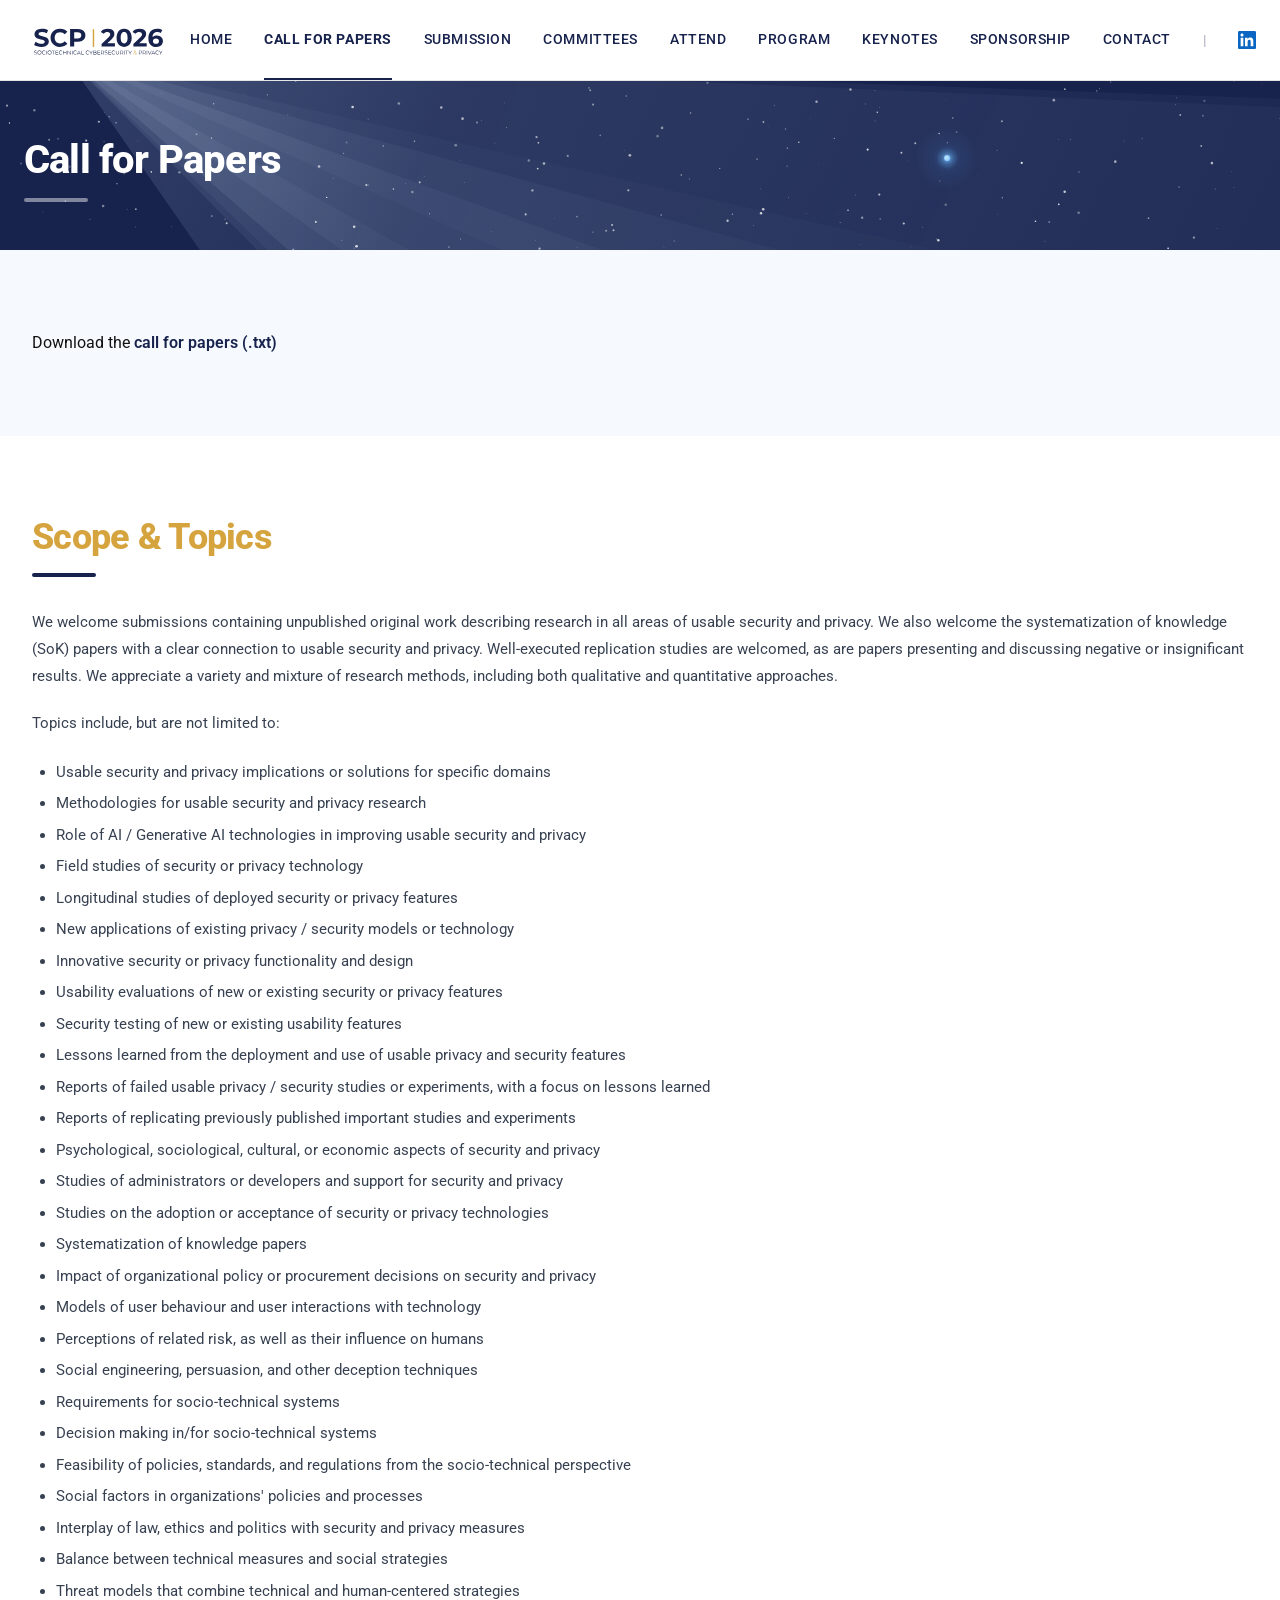
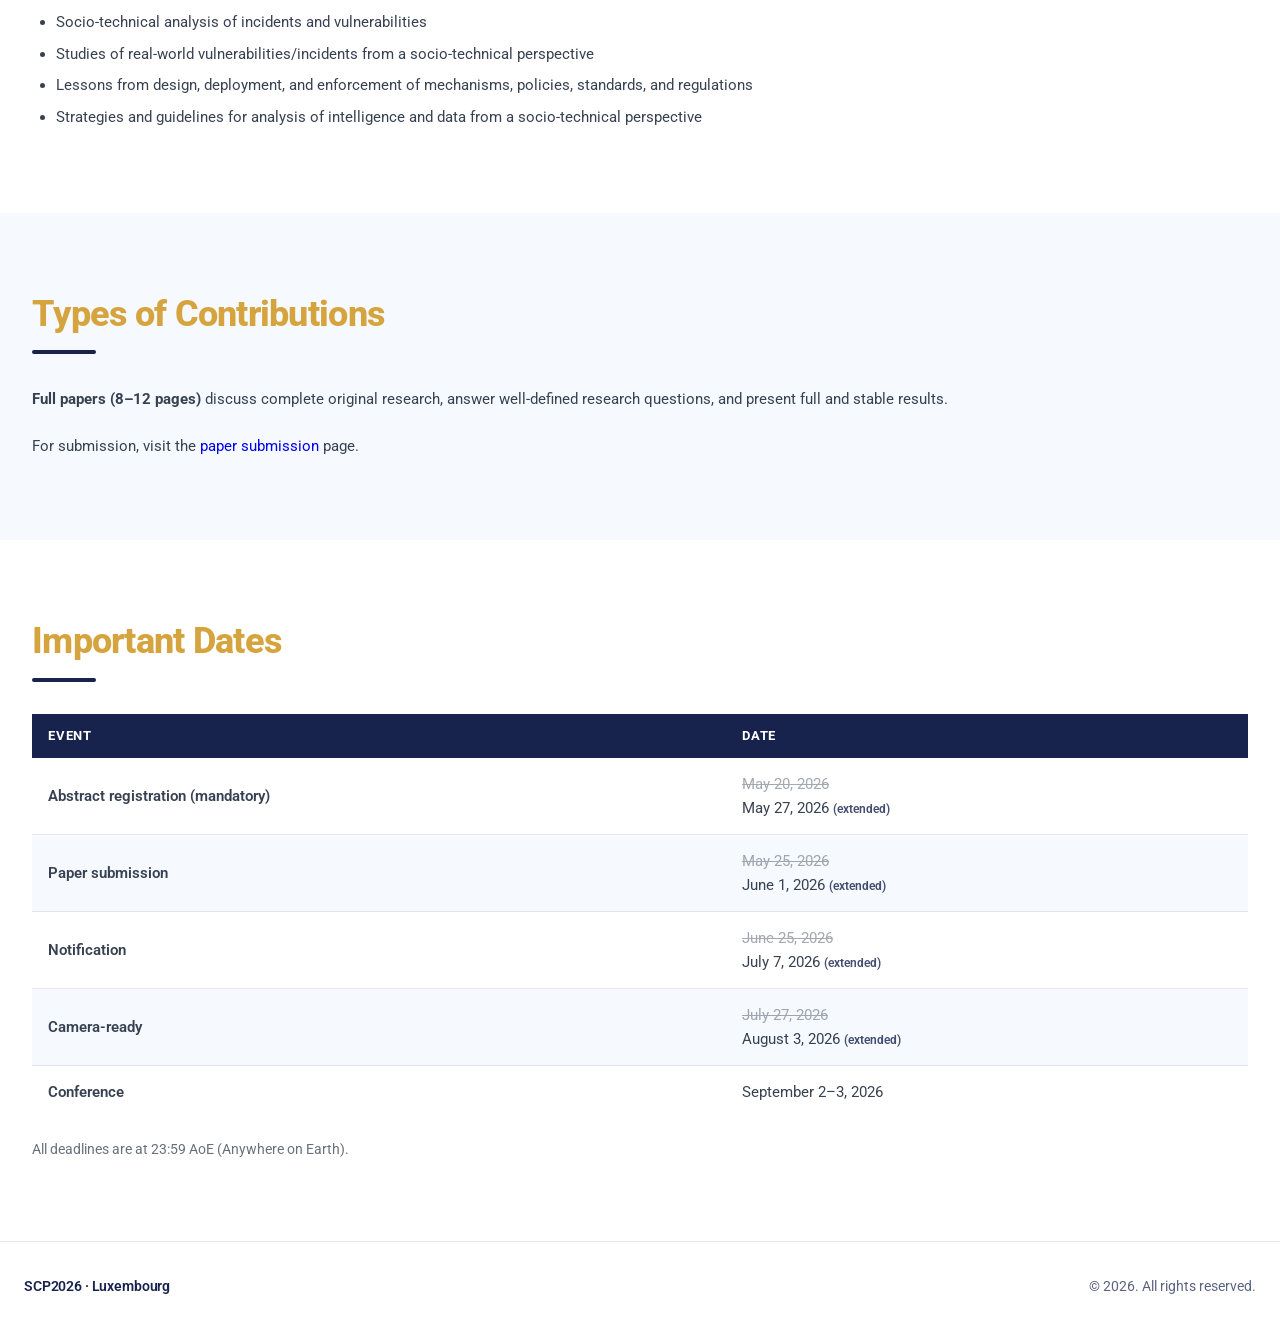
<file: calls.html>
<!DOCTYPE html>
<html lang="en">

<head>
  <meta charset="UTF-8" />
  <meta name="viewport" content="width=device-width, initial-scale=1.0" />
  <title>Call for Papers — SCP2026</title>
  <link rel="preconnect" href="https://fonts.googleapis.com" />
  <link rel="preconnect" href="https://fonts.gstatic.com" crossorigin />
  <!-- Font: to switch fonts, replace 'Roboto' here and update --font-base in assets/css/style.css -->
  <link href="https://fonts.googleapis.com/css2?family=Roboto:wght@400;500;700;800&display=swap" rel="stylesheet" />
  <link rel="stylesheet" href="/assets/css/style.css" />
</head>

<body>

  <header class="site-header">
    <div class="header-inner">

      <a href="/" class="site-logo">
        <!-- <img src="/assets/img/2026-scp-logo.png" alt="SCP2026 Logo" /> -->
        <img src="/assets/img/SCP2026-logo.svg" alt="SCP2026 Logo" />
      </a>

      <nav class="site-nav" aria-label="Main navigation">
        <a href="/index.html"
          class="nav-link">Home</a>
        <a href="/calls.html"
          class="nav-link active">Call for Papers</a>
        <a href="/submission.html"
          class="nav-link">Submission</a>
        <a href="/committee.html"
          class="nav-link">Committees</a>
        <a href="/attend.html"
          class="nav-link">Attend</a>
        <a href="/program.html"
          class="nav-link">Program</a>
        <a href="/keynotes.html"
          class="nav-link">Keynotes</a>
        <a href="/sponsorship.html"
          class="nav-link">Sponsorship</a>
        <a href="/contact.html"
          class="nav-link">Contact</a>
        <span class="nav-separator" aria-hidden="true">|</span>
        <a href="https://www.linkedin.com/company/scpconference/" class="nav-social-link" target="_blank"
          rel="noopener noreferrer" aria-label="SCP Conference on LinkedIn">
          <img src="/assets/img/linkedin-icon.svg" alt="LinkedIn" />
        </a>
      </nav>

      <button class="mobile-menu-btn" id="mobile-btn" onclick="toggleMenu()" aria-label="Toggle navigation">
        <svg id="icon-open" xmlns="http://www.w3.org/2000/svg" width="22" height="22" viewBox="0 0 24 24" fill="none"
          stroke="currentColor" stroke-width="2" stroke-linecap="round" stroke-linejoin="round">
          <line x1="3" y1="6" x2="21" y2="6" />
          <line x1="3" y1="12" x2="21" y2="12" />
          <line x1="3" y1="18" x2="21" y2="18" />
        </svg>
        <svg id="icon-close" xmlns="http://www.w3.org/2000/svg" width="22" height="22" viewBox="0 0 24 24" fill="none"
          stroke="currentColor" stroke-width="2" stroke-linecap="round" stroke-linejoin="round" style="display:none;">
          <line x1="18" y1="6" x2="6" y2="18" />
          <line x1="6" y1="6" x2="18" y2="18" />
        </svg>
      </button>

    </div>

    <nav class="mobile-nav" id="mobile-nav" aria-label="Mobile navigation">
      <a href="/index.html" >Home</a>
      <a href="/calls.html"  class="active" >Call for Papers</a>
      <a href="/submission.html" >Submission</a>
      <a href="/committee.html" >Committees</a>
      <a href="/attend.html" >Attend</a>
      <a href="/program.html" >Program</a>
      <a href="/keynotes.html" >Keynotes</a>
      <a href="/sponsorship.html" >Sponsorship</a>
      <a href="/contact.html" >Contact</a>
      <a href="https://www.linkedin.com/company/scpconference/" target="_blank" rel="noopener noreferrer">LinkedIn</a>
    </nav>
  </header>

  <main><section class="page-hero">
  <canvas id="hero-canvas" aria-hidden="true"></canvas>
  <div class="page-hero-inner">
    <h1>Call for Papers</h1>
    <div class="page-hero-accent" aria-hidden="true"></div>
  </div>

  <!-- Pale Blue Dot Easter egg
       DEBUG MODE ON — remove class "hotspot-debug" once position is correct.
       Adjust top/left to sit exactly on the canvas-drawn Earth dot.
       Current values mirror VIV_EARTH: xFrac=0.74, yFrac=0.46 -->
  <a href="https://science.nasa.gov/photojournal/pale-blue-dot-revisited/" target="_blank" rel="noopener noreferrer"
    class="easter-hotspot pbd-hotspot" style="top: 46%; left: 74%;" aria-label="The Pale Blue Dot — NASA Voyager 1">
    <span class="easter-tooltip">
      <strong>Pale Blue Dot</strong><br>
      Earth, as seen by Voyager 1<br>from 6 billion km away (1990).
    </span>
  </a>
</section>

<script>
  (function () {

    // ┌──────────────────────────────────────────────────────────────────┐
    // │  HERO STYLE — change this ONE value to switch the banner theme.  │
    // │  This file is the layout for every inner page, so changing it    │
    // │  here updates the banner across the whole site instantly.        │
    // │                                                                  │
    // │  'pale-blue-dot'   faithful to the NASA Voyager photograph:      │
    // │                    dark space, warm amber sunbeams,              │
    // │                    tiny humble Earth dot inside a ray band       │
    // │                                                                  │
    // │  'light-voyager'   colourised / bright interpretation:           │
    // │                    powder-blue sky background, wide amber rays   │
    // │                    fanning from top-centre, dark text            │
    // │                                                                  │
    // │  'vivid'           original cool-blue glowing version:           │
    // │                    navy background, blue-white rays,             │
    // │                    large glowing Earth                           │
    // └──────────────────────────────────────────────────────────────────┘
    var HERO_STYLE = 'vivid';

    // ── shared setup ─────────────────────────────────────────────────────
    var canvas = document.getElementById('hero-canvas');
    var ctx = canvas.getContext('2d');
    var W, H, stars = [], t = 0;
    var NUM_STARS = 210;

    // Flip text colour when the background is light
    var h1El = document.querySelector('.page-hero h1');
    var accentEl = document.querySelector('.page-hero-accent');
    if (HERO_STYLE === 'light-voyager') {
      if (h1El) h1El.style.color = '#17224D';
      if (accentEl) accentEl.style.background = 'rgba(23,34,77,0.35)';
    }

    function resize() {
      W = canvas.width = canvas.offsetWidth;
      H = canvas.height = canvas.offsetHeight;
      stars = [];
      for (var i = 0; i < NUM_STARS; i++) {
        stars.push({
          x: Math.random() * W,
          y: Math.random() * H,
          r: Math.random() * 1.1 + 0.25,
          base: Math.random() * 0.55 + 0.25,
          ph: Math.random() * Math.PI * 2,
          spd: Math.random() * 0.25 + 0.08
        });
      }
    }

    function drawStars() {
      ctx.globalCompositeOperation = 'source-over';
      for (var i = 0; i < stars.length; i++) {
        var s = stars[i];
        var op = s.base + Math.sin(t * s.spd + s.ph) * 0.18;
        op = Math.max(0.05, Math.min(1, op));
        ctx.beginPath();
        ctx.arc(s.x, s.y, s.r, 0, Math.PI * 2);
        ctx.fillStyle = 'rgba(255,255,255,' + op + ')';
        ctx.fill();
      }
    }

    // ════════════════════════════════════════════════════════════════════
    //  VERSION: 'light-voyager'
    //  Colourised interpretation — powder-blue sky, soft amber bands
    //  drawn as rotated full-height strips (avoids the wedge-stripe
    //  artefact that the point-source approach creates on a short banner)
    // ════════════════════════════════════════════════════════════════════

    // Each band: cx = centre as fraction of W, hw = half-width as fraction of W
    var LV_BANDS = [
      { cx: 0.08, hw: 0.045, op: 0.22 },
      { cx: 0.22, hw: 0.075, op: 0.32 },
      { cx: 0.38, hw: 0.040, op: 0.18 },
      { cx: 0.55, hw: 0.090, op: 0.38 },  // brightest — Earth sits here
      { cx: 0.70, hw: 0.055, op: 0.26 },
      { cx: 0.84, hw: 0.035, op: 0.17 },
    ];

    // Earth inside the brightest band
    var LV_EARTH = { xFrac: 0.58, yFrac: 0.50, r: 3.0 };

    function lvDrawBackground() {
      ctx.globalCompositeOperation = 'source-over';
      // Powder-blue base — covers the dark CSS hero colour entirely
      var bg = ctx.createLinearGradient(0, 0, 0, H);
      bg.addColorStop(0, '#C2DCED');
      bg.addColorStop(0.5, '#AECFE3');
      bg.addColorStop(1, '#9DC4DA');
      ctx.fillStyle = bg;
      ctx.fillRect(0, 0, W, H);

      // Soft warm radial glow from top-centre (the "sun" above frame)
      var sun = ctx.createRadialGradient(W * 0.5, -H * 0.5, 0, W * 0.5, -H * 0.5, H * 2.8);
      sun.addColorStop(0, 'rgba(255,225,130,0.38)');
      sun.addColorStop(0.3, 'rgba(230,190,90,0.18)');
      sun.addColorStop(0.7, 'rgba(214,164,63,0.06)');
      sun.addColorStop(1, 'rgba(214,164,63,0)');
      ctx.fillStyle = sun;
      ctx.fillRect(0, 0, W, H);
    }

    function lvDrawRays() {
      // Render as rotated full-height soft gradient strips —
      // this fills the full banner width cleanly, no convergence artefacts.
      var ext = H * 3;   // overshoot above/below to cover after rotation

      ctx.save();
      // Tilt ~10° clockwise to angle the bands like Voyager sunbeams
      ctx.translate(W * 0.5, H * 0.5);
      ctx.rotate(0.175);
      ctx.translate(-W * 0.5, -H * 0.5);

      for (var i = 0; i < LV_BANDS.length; i++) {
        var b = LV_BANDS[i];
        var cx = b.cx * W;
        var hw = b.hw * W;

        // Smooth bell-curve falloff: transparent → amber peak → transparent
        var grad = ctx.createLinearGradient(cx - hw, 0, cx + hw, 0);
        grad.addColorStop(0, 'rgba(214,164,63,0)');
        grad.addColorStop(0.25, 'rgba(216,166,65,' + (b.op * 0.55) + ')');
        grad.addColorStop(0.50, 'rgba(222,172,68,' + b.op + ')');
        grad.addColorStop(0.75, 'rgba(216,166,65,' + (b.op * 0.55) + ')');
        grad.addColorStop(1, 'rgba(214,164,63,0)');

        ctx.globalCompositeOperation = 'source-over';
        ctx.fillStyle = grad;
        ctx.fillRect(cx - hw, -ext, hw * 2, H + ext * 2);
      }

      ctx.restore();
    }

    function lvDrawEarth() {
      var ex = LV_EARTH.xFrac * W;
      var ey = LV_EARTH.yFrac * H;
      var er = LV_EARTH.r;

      ctx.globalCompositeOperation = 'source-over';

      // Slightly larger haze to be visible against light background
      var haze = ctx.createRadialGradient(ex, ey, 0, ex, ey, er * 6);
      haze.addColorStop(0, 'rgba(30,100,200,0.28)');
      haze.addColorStop(0.45, 'rgba(50,130,220,0.10)');
      haze.addColorStop(1, 'rgba(50,130,220,0)');
      ctx.beginPath();
      ctx.arc(ex, ey, er * 6, 0, Math.PI * 2);
      ctx.fillStyle = haze;
      ctx.fill();

      // Core: vivid pale-blue so it reads against the bright background
      var dot = ctx.createRadialGradient(ex - er * 0.3, ey - er * 0.3, 0, ex, ey, er);
      dot.addColorStop(0, 'rgba(200,235,255,1)');
      dot.addColorStop(0.5, 'rgba(100,175,240,1)');
      dot.addColorStop(1, 'rgba(60,140,220,0.95)');
      ctx.beginPath();
      ctx.arc(ex, ey, er, 0, Math.PI * 2);
      ctx.fillStyle = dot;
      ctx.fill();
    }

    // ════════════════════════════════════════════════════════════════════
    //  VERSION: 'pale-blue-dot'
    //  Faithful to the Voyager 1 photograph — dark navy, amber sunbeams,
    //  tiny humble Earth dot sitting inside one of the ray bands
    // ════════════════════════════════════════════════════════════════════
    var PBD_RAYS = [
      { angle: 0.33, halfWidth: 12, opacity: 0.10 },
      { angle: 0.40, halfWidth: 32, opacity: 0.14 },
      { angle: 0.47, halfWidth: 18, opacity: 0.11 },
      { angle: 0.55, halfWidth: 44, opacity: 0.18 },
      { angle: 0.63, halfWidth: 20, opacity: 0.10 },
      { angle: 0.70, halfWidth: 9, opacity: 0.07 },
    ];

    var PBD_EARTH = { xFrac: 0.635, yFrac: 0.54, r: 2.1 };

    function pbdDrawBackground() {
      var grad = ctx.createRadialGradient(W * 0.5, H * 0.5, 0, W * 0.5, H * 0.5, Math.max(W, H) * 0.75);
      grad.addColorStop(0, 'rgba(4,8,22,0.0)');
      grad.addColorStop(1, 'rgba(4,8,22,0.45)');
      ctx.globalCompositeOperation = 'source-over';
      ctx.fillStyle = grad;
      ctx.fillRect(0, 0, W, H);
    }

    function pbdDrawRays() {
      var sx = W * 0.04, sy = H * -0.25;
      var len = Math.sqrt(W * W + H * H) * 1.8;

      for (var i = 0; i < PBD_RAYS.length; i++) {
        var ray = PBD_RAYS[i];
        var ca = Math.cos(ray.angle), sa = Math.sin(ray.angle);
        var ex = sx + ca * len, ey = sy + sa * len;
        var px = -sa, py = ca;
        var spread = ray.halfWidth * (len / 70);

        var grad = ctx.createLinearGradient(sx, sy, ex, ey);
        grad.addColorStop(0, 'rgba(214,164,63,' + (ray.opacity * 2.0) + ')');
        grad.addColorStop(0.12, 'rgba(214,164,63,' + (ray.opacity * 1.3) + ')');
        grad.addColorStop(0.50, 'rgba(200,150,55,' + ray.opacity + ')');
        grad.addColorStop(1, 'rgba(180,130,45,0)');

        ctx.save();
        ctx.beginPath();
        ctx.moveTo(sx, sy);
        ctx.lineTo(ex + px * spread, ey + py * spread);
        ctx.lineTo(ex - px * spread, ey - py * spread);
        ctx.closePath();
        ctx.fillStyle = grad;
        ctx.globalCompositeOperation = 'screen';
        ctx.fill();
        ctx.restore();
      }
    }

    function pbdDrawEarth() {
      var ex = PBD_EARTH.xFrac * W;
      var ey = PBD_EARTH.yFrac * H;
      var er = PBD_EARTH.r;

      ctx.globalCompositeOperation = 'source-over';

      var haze = ctx.createRadialGradient(ex, ey, 0, ex, ey, er * 5);
      haze.addColorStop(0, 'rgba(200,230,255,0.30)');
      haze.addColorStop(0.5, 'rgba(190,220,255,0.08)');
      haze.addColorStop(1, 'rgba(190,220,255,0)');
      ctx.beginPath();
      ctx.arc(ex, ey, er * 5, 0, Math.PI * 2);
      ctx.fillStyle = haze;
      ctx.fill();

      var dot = ctx.createRadialGradient(ex - er * 0.3, ey - er * 0.3, 0, ex, ey, er);
      dot.addColorStop(0, 'rgba(240,248,255,1)');
      dot.addColorStop(0.55, 'rgba(190,225,255,1)');
      dot.addColorStop(1, 'rgba(155,200,245,0.90)');
      ctx.beginPath();
      ctx.arc(ex, ey, er, 0, Math.PI * 2);
      ctx.fillStyle = dot;
      ctx.fill();
    }

    // ════════════════════════════════════════════════════════════════════
    //  VERSION: 'vivid'
    //  Original cool-blue glowing version — navy bg, blue-white rays,
    //  large glowing neon-blue Earth
    // ════════════════════════════════════════════════════════════════════
    var VIV_RAYS = [
      { angle: 0.38, halfWidth: 28, opacity: 0.055 },
      { angle: 0.44, halfWidth: 14, opacity: 0.040 },
      { angle: 0.50, halfWidth: 40, opacity: 0.070 },
      { angle: 0.57, halfWidth: 18, opacity: 0.045 },
      { angle: 0.64, halfWidth: 10, opacity: 0.030 },
      { angle: 0.32, halfWidth: 8, opacity: 0.025 },
    ];

    var VIV_EARTH = { xFrac: 0.74, yFrac: 0.46, r: 3.2 };

    function vivDrawRays() {
      var sx = W * 0.05, sy = H * -0.15;
      var len = Math.sqrt(W * W + H * H) * 1.6;

      for (var i = 0; i < VIV_RAYS.length; i++) {
        var ray = VIV_RAYS[i];
        var ca = Math.cos(ray.angle), sa = Math.sin(ray.angle);
        var ex = sx + ca * len, ey = sy + sa * len;
        var px = -sa, py = ca;
        var hw = ray.halfWidth;

        var grad = ctx.createLinearGradient(sx, sy, ex, ey);
        grad.addColorStop(0, 'rgba(200,225,255,' + (ray.opacity * 2.2) + ')');
        grad.addColorStop(0.18, 'rgba(200,225,255,' + ray.opacity + ')');
        grad.addColorStop(1, 'rgba(200,225,255,0)');

        ctx.save();
        ctx.beginPath();
        ctx.moveTo(sx, sy);
        ctx.lineTo(ex + px * hw * (len / 80), ey + py * hw * (len / 80));
        ctx.lineTo(ex - px * hw * (len / 80), ey - py * hw * (len / 80));
        ctx.closePath();
        ctx.fillStyle = grad;
        ctx.globalCompositeOperation = 'screen';
        ctx.fill();
        ctx.restore();
      }
    }

    function vivDrawEarth() {
      var ex = VIV_EARTH.xFrac * W;
      var ey = VIV_EARTH.yFrac * H;
      var er = VIV_EARTH.r;

      ctx.globalCompositeOperation = 'source-over';

      var haze = ctx.createRadialGradient(ex, ey, 0, ex, ey, er * 10);
      haze.addColorStop(0, 'rgba(90,180,255,0.22)');
      haze.addColorStop(0.45, 'rgba(80,160,255,0.07)');
      haze.addColorStop(1, 'rgba(80,160,255,0)');
      ctx.beginPath();
      ctx.arc(ex, ey, er * 10, 0, Math.PI * 2);
      ctx.fillStyle = haze;
      ctx.fill();

      var glow = ctx.createRadialGradient(ex, ey, 0, ex, ey, er * 3.5);
      glow.addColorStop(0, 'rgba(160,215,255,0.65)');
      glow.addColorStop(0.6, 'rgba(100,185,255,0.20)');
      glow.addColorStop(1, 'rgba(100,185,255,0)');
      ctx.beginPath();
      ctx.arc(ex, ey, er * 3.5, 0, Math.PI * 2);
      ctx.fillStyle = glow;
      ctx.fill();

      var dot = ctx.createRadialGradient(ex - er * 0.35, ey - er * 0.35, 0, ex, ey, er);
      dot.addColorStop(0, 'rgba(225,245,255,1)');
      dot.addColorStop(0.5, 'rgba(130,205,255,1)');
      dot.addColorStop(1, 'rgba(75,155,240,0.95)');
      ctx.beginPath();
      ctx.arc(ex, ey, er, 0, Math.PI * 2);
      ctx.fillStyle = dot;
      ctx.fill();
    }

    // ── animation loop ────────────────────────────────────────────────
    function loop() {
      ctx.clearRect(0, 0, W, H);
      t += 0.007;

      if (HERO_STYLE === 'light-voyager') {
        lvDrawBackground();
        lvDrawRays();
        lvDrawEarth();
      } else if (HERO_STYLE === 'pale-blue-dot') {
        pbdDrawBackground();
        pbdDrawRays();
        drawStars();
        pbdDrawEarth();
      } else {                    // 'vivid'
        vivDrawRays();
        drawStars();
        vivDrawEarth();
      }

      requestAnimationFrame(loop);
    }

    resize();
    loop();
    window.addEventListener('resize', resize);
  })();
</script>

<!-- ============================================================
     EDITABLE TEXT SECTIONS — change the prose below freely.
     Topics list  → edit _data/topics.yml
     Dates table  → edit _data/dates.yml
============================================================ -->

<!-- ── Download ──────────────────────────────────────────────── -->
<section class="section-surface">
  <div class="section-container">
    <p style="margin:0;">
      Download the <a href="/documents/call4papers.txt" style="color:var(--brand); font-weight:600;">call for papers (.txt)</a>
    </p>
  </div>
</section>

<!-- ── Scope & Topics ────────────────────────────────────────── -->
<section class="section-white">
  <div class="section-container">
    <h2 class="section-title">Scope &amp; Topics</h2>
    <div class="section-accent" aria-hidden="true"></div>
    <div class="section-body">
      <p>
        We welcome submissions containing unpublished original work describing research in all
        areas of usable security and privacy. We also welcome the systematization of knowledge
        (SoK) papers with a clear connection to usable security and privacy. Well-executed
        replication studies are welcomed, as are papers presenting and discussing negative or
        insignificant results. We appreciate a variety and mixture of research methods,
        including both qualitative and quantitative approaches.
      </p>
      <p>Topics include, but are not limited to:</p>
    </div>

    <!-- Topics rendered from _data/topics.yml -->
    <ul style="margin-top:1.25rem; padding-left:1.5rem; color:var(--text);
               line-height:2.1; font-size:0.9375rem;">
      
      <li>Usable security and privacy implications or solutions for specific domains</li>
      
      <li>Methodologies for usable security and privacy research</li>
      
      <li>Role of AI / Generative AI technologies in improving usable security and privacy</li>
      
      <li>Field studies of security or privacy technology</li>
      
      <li>Longitudinal studies of deployed security or privacy features</li>
      
      <li>New applications of existing privacy / security models or technology</li>
      
      <li>Innovative security or privacy functionality and design</li>
      
      <li>Usability evaluations of new or existing security or privacy features</li>
      
      <li>Security testing of new or existing usability features</li>
      
      <li>Lessons learned from the deployment and use of usable privacy and security features</li>
      
      <li>Reports of failed usable privacy / security studies or experiments, with a focus on lessons learned</li>
      
      <li>Reports of replicating previously published important studies and experiments</li>
      
      <li>Psychological, sociological, cultural, or economic aspects of security and privacy</li>
      
      <li>Studies of administrators or developers and support for security and privacy</li>
      
      <li>Studies on the adoption or acceptance of security or privacy technologies</li>
      
      <li>Systematization of knowledge papers</li>
      
      <li>Impact of organizational policy or procurement decisions on security and privacy</li>
      
      <li>Models of user behaviour and user interactions with technology</li>
      
      <li>Perceptions of related risk, as well as their influence on humans</li>
      
      <li>Social engineering, persuasion, and other deception techniques</li>
      
      <li>Requirements for socio-technical systems</li>
      
      <li>Decision making in/for socio-technical systems</li>
      
      <li>Feasibility of policies, standards, and regulations from the socio-technical perspective</li>
      
      <li>Social factors in organizations' policies and processes</li>
      
      <li>Interplay of law, ethics and politics with security and privacy measures</li>
      
      <li>Balance between technical measures and social strategies</li>
      
      <li>Threat models that combine technical and human-centered strategies</li>
      
      <li>Socio-technical analysis of incidents and vulnerabilities</li>
      
      <li>Studies of real-world vulnerabilities/incidents from a socio-technical perspective</li>
      
      <li>Lessons from design, deployment, and enforcement of mechanisms, policies, standards, and regulations</li>
      
      <li>Strategies and guidelines for analysis of intelligence and data from a socio-technical perspective</li>
      
    </ul>
  </div>
</section>

<!-- ── Types of Contributions ───────────────────────────────── -->
<section class="section-surface">
  <div class="section-container">
    <h2 class="section-title">Types of Contributions</h2>
    <div class="section-accent" aria-hidden="true"></div>
    <div class="section-body">
      <p>
        <strong>Full papers (8–12 pages)</strong> discuss complete original research, answer
        well-defined research questions, and present full and stable results.
      </p>
      <p style="margin-top:1.25rem;">
        For submission, visit the <a href="/submission.html">paper submission</a> page.
      </p>
    </div>
  </div>
</section>

<!-- ── Important Dates ──────────────────────────────────────── -->
<!-- Dates are defined in _data/dates.yml — edit there to update everywhere -->
<section class="section-white">
  <div class="section-container">
    <h2 class="section-title">Important Dates</h2>
    <div class="section-accent" aria-hidden="true"></div>

    <table class="dates-table">
      <thead>
        <tr><th>Event</th><th>Date</th></tr>
      </thead>
      <tbody>
        
        <tr>
          <td class="date-event ">Abstract registration (mandatory)</td>
          <td class="">
            
              <span style="text-decoration:line-through; opacity:0.45;">May 20, 2026</span><br />
            
            May 27, 2026 <span style="font-size:0.78rem; font-weight:600; color:var(--brand); opacity:0.8;">(extended)</span>
          </td>
        </tr>
        
        <tr>
          <td class="date-event ">Paper submission</td>
          <td class="">
            
              <span style="text-decoration:line-through; opacity:0.45;">May 25, 2026</span><br />
            
            June 1, 2026 <span style="font-size:0.78rem; font-weight:600; color:var(--brand); opacity:0.8;">(extended)</span>
          </td>
        </tr>
        
        <tr>
          <td class="date-event ">Notification</td>
          <td class="">
            
              <span style="text-decoration:line-through; opacity:0.45;">June 25, 2026</span><br />
            
            July 7, 2026 <span style="font-size:0.78rem; font-weight:600; color:var(--brand); opacity:0.8;">(extended)</span>
          </td>
        </tr>
        
        <tr>
          <td class="date-event ">Camera-ready</td>
          <td class="">
            
              <span style="text-decoration:line-through; opacity:0.45;">July 27, 2026</span><br />
            
            August 3, 2026 <span style="font-size:0.78rem; font-weight:600; color:var(--brand); opacity:0.8;">(extended)</span>
          </td>
        </tr>
        
        <tr>
          <td class="date-event ">Conference</td>
          <td class="">
            
            September 2–3, 2026
          </td>
        </tr>
        
      </tbody>
    </table>

    <p style="margin-top:1.25rem; font-size:0.875rem; color:var(--text); opacity:0.75;">
      All deadlines are at 23:59 AoE (Anywhere on Earth).
    </p>
  </div>
</section>

</main>

  <footer class="site-footer">
    <div class="footer-inner">
      <div class="footer-brand">
        <p style="font-weight:600; letter-spacing:-0.01em;">SCP2026 · Luxembourg</p>
        
      </div>
      <p class="footer-copy">© 2026. All rights reserved.</p>
      
    </div>
  </footer>

  <script>
    function toggleMenu() {
      var nav = document.getElementById('mobile-nav');
      var open = document.getElementById('icon-open');
      var close = document.getElementById('icon-close');
      var isOpen = nav.classList.toggle('open');
      open.style.display = isOpen ? 'none' : '';
      close.style.display = isOpen ? '' : 'none';
    }
  </script>

</body>

</html>
</file>
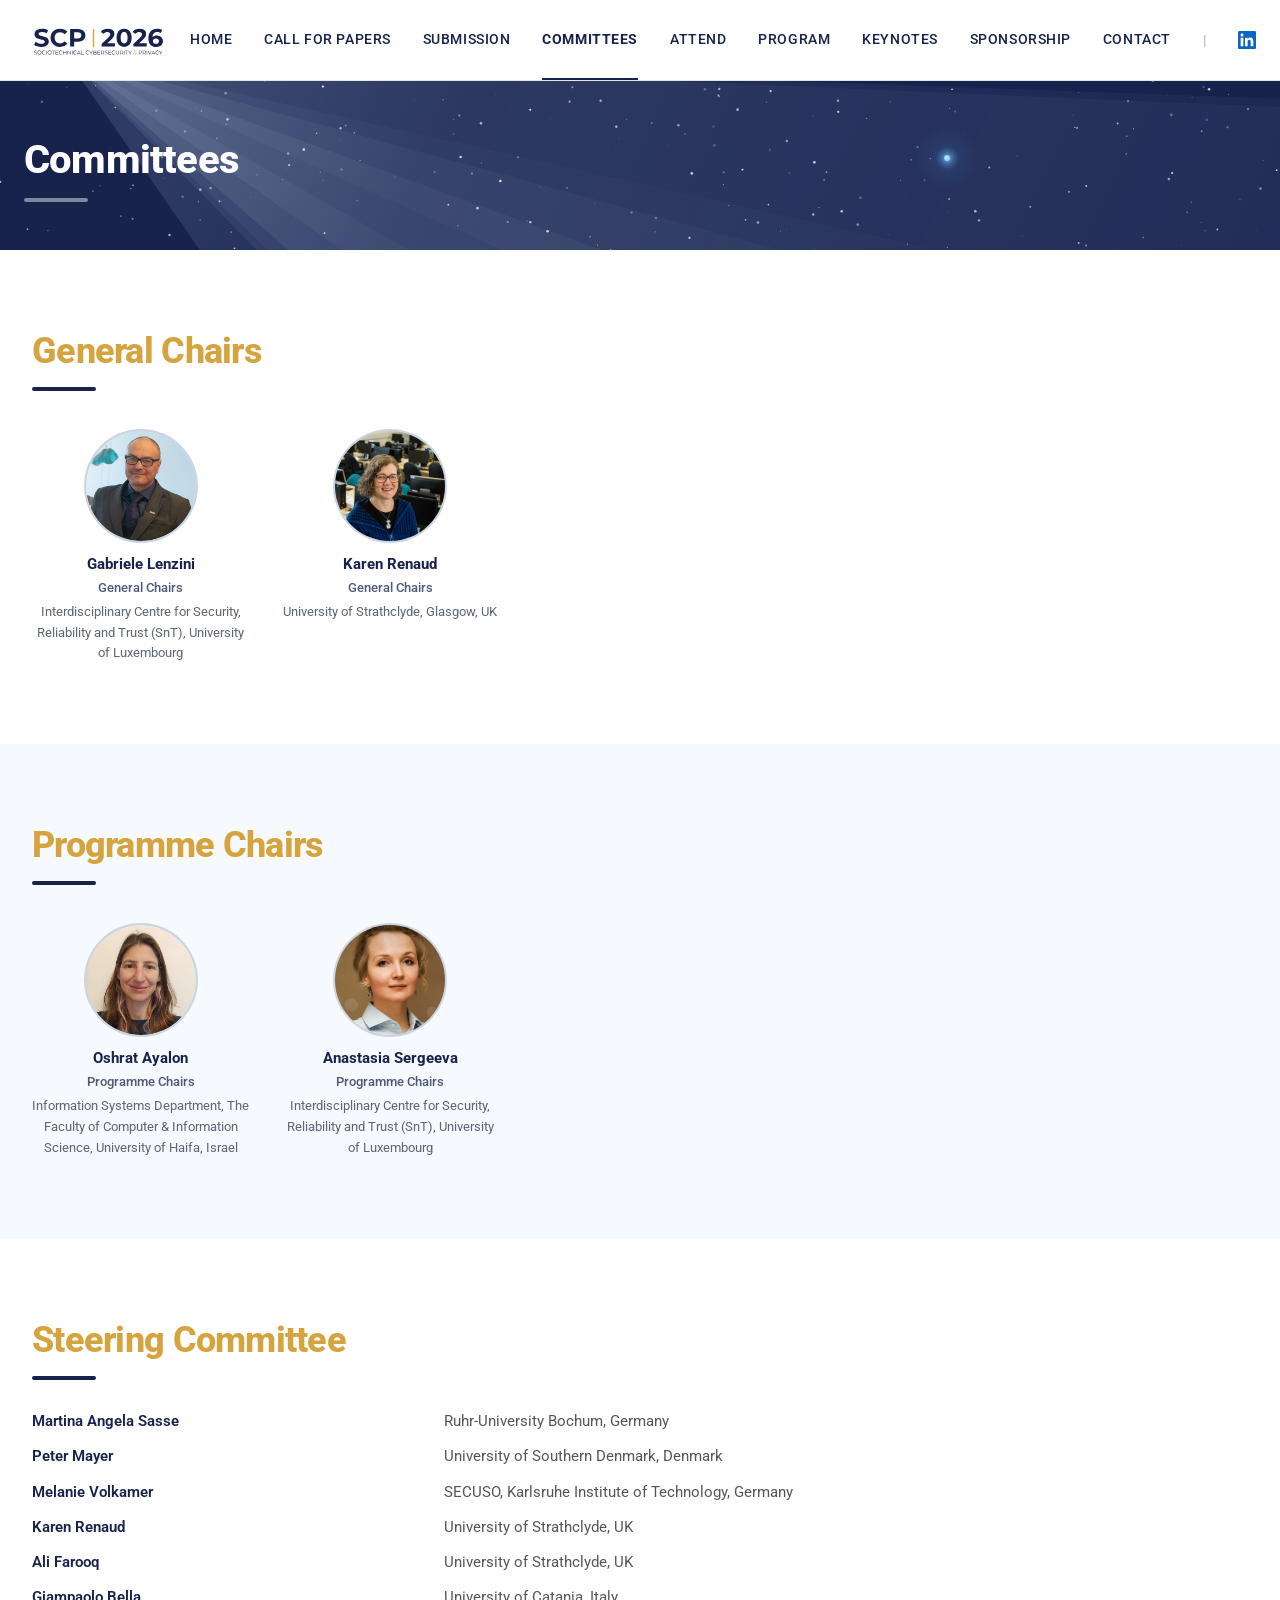
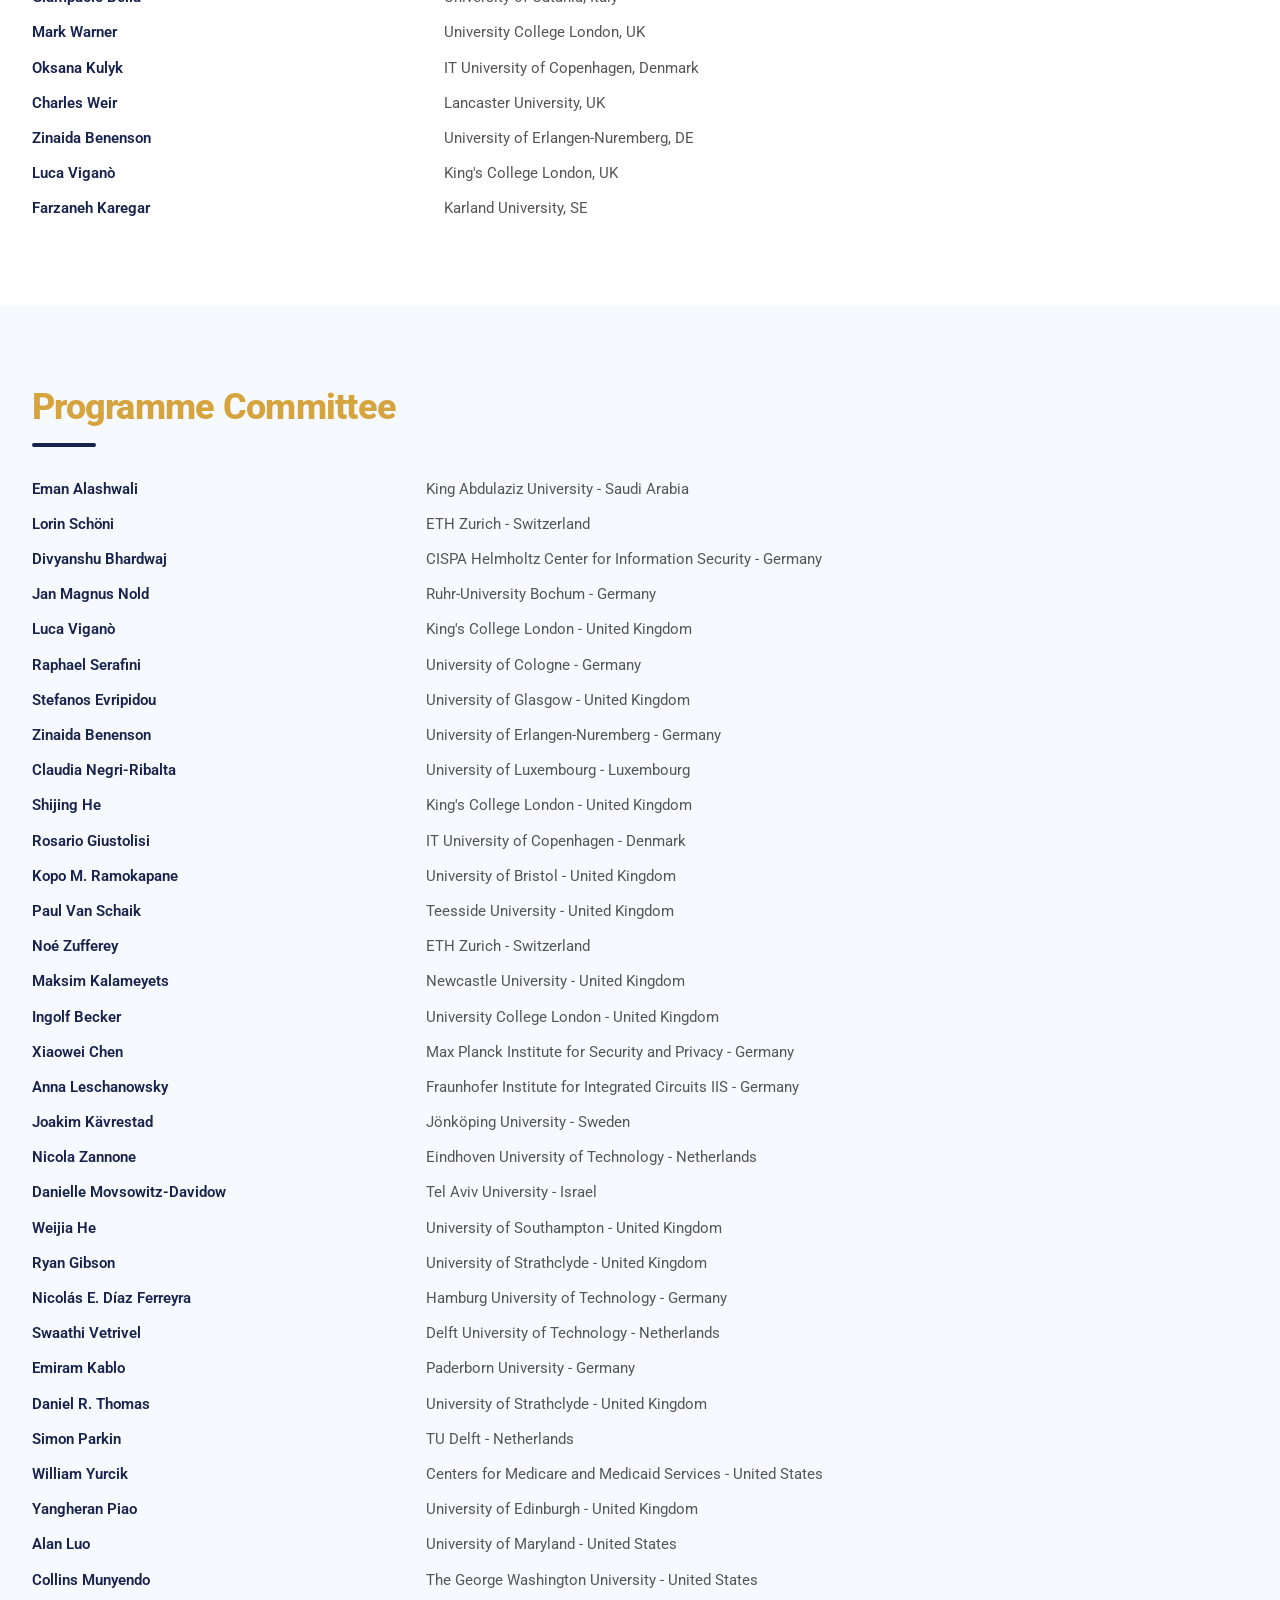
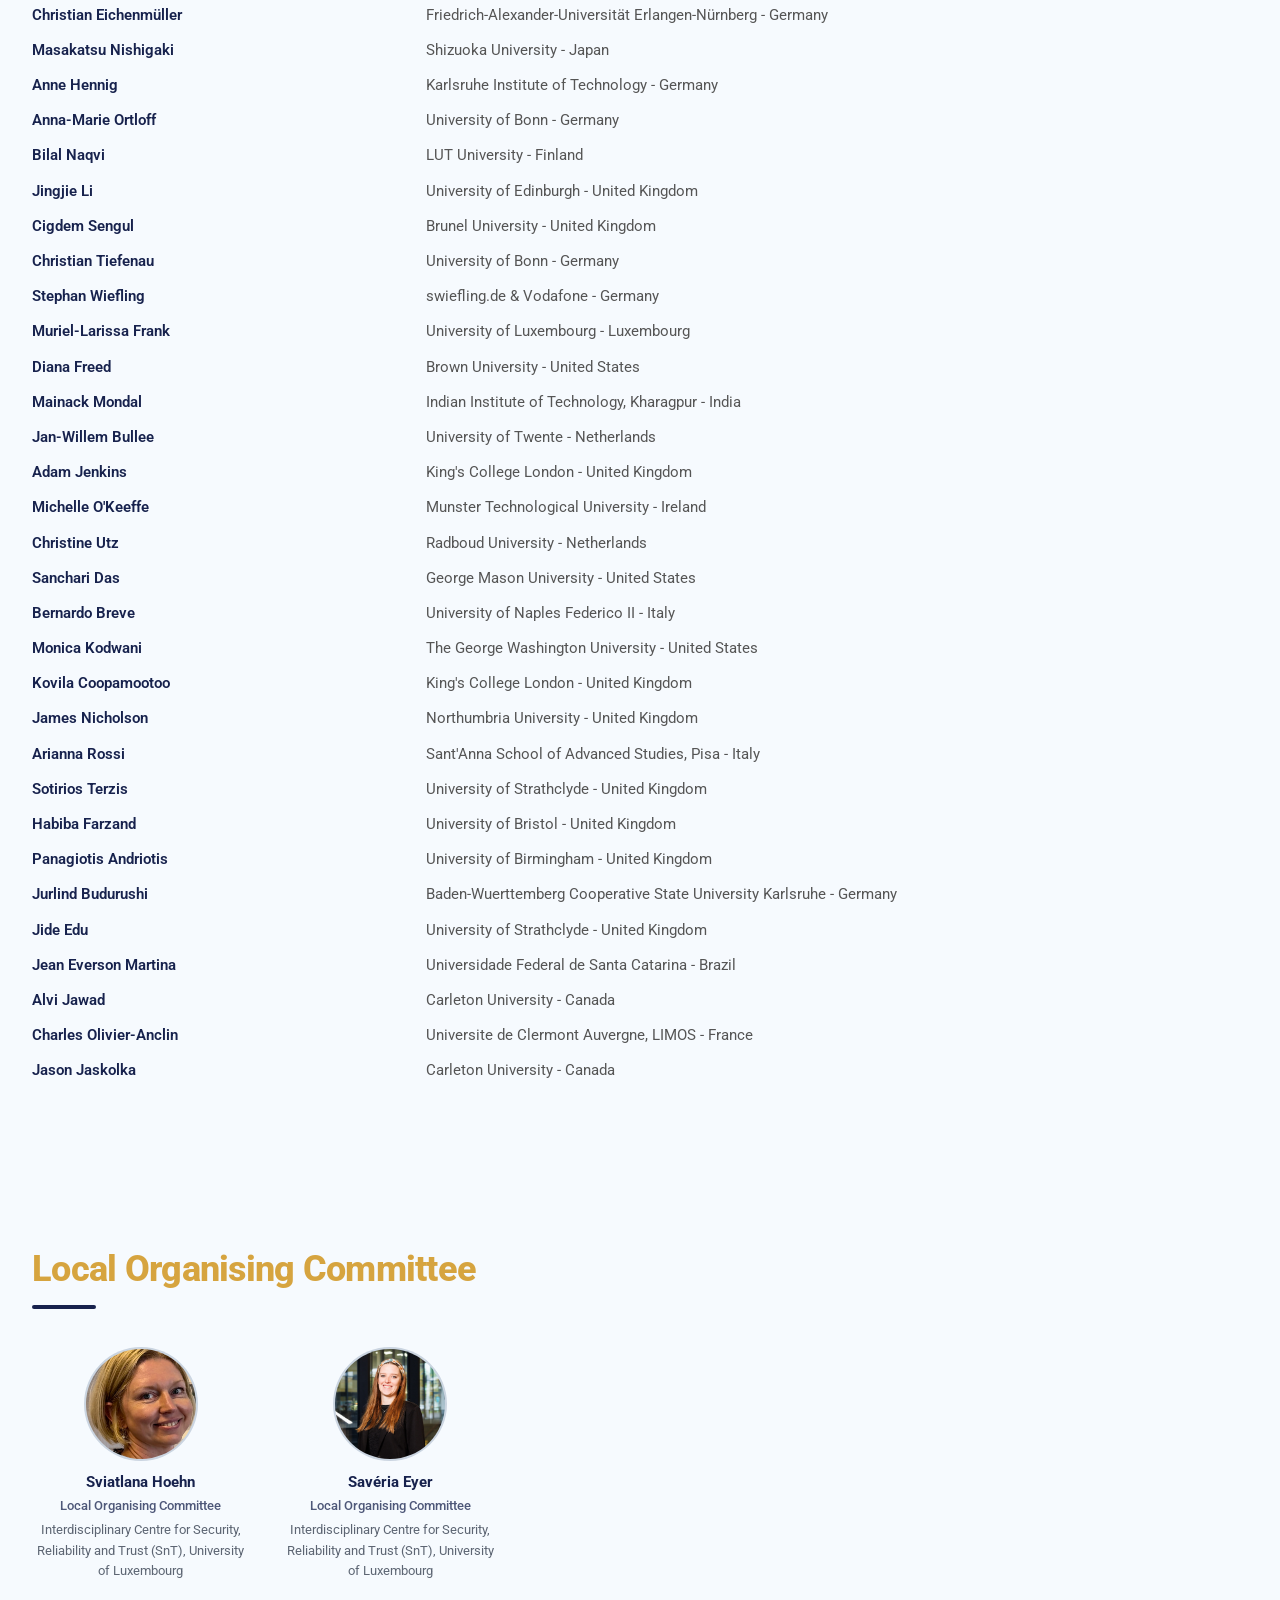
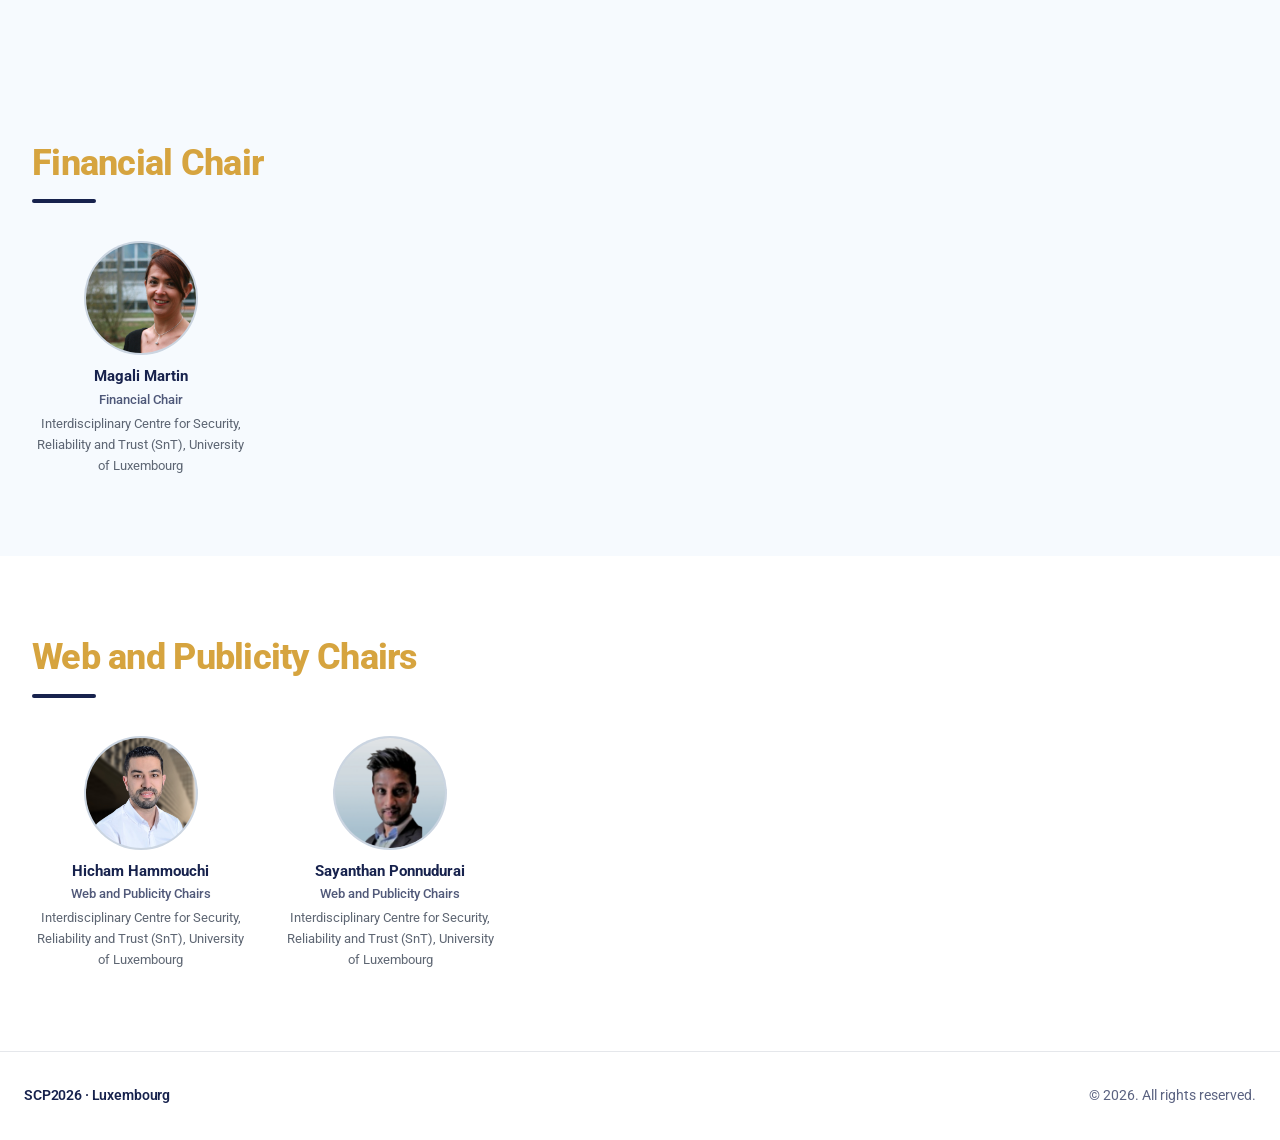
<file: committee.html>
<!DOCTYPE html>
<html lang="en">

<head>
  <meta charset="UTF-8" />
  <meta name="viewport" content="width=device-width, initial-scale=1.0" />
  <title>Committees — SCP2026</title>
  <link rel="preconnect" href="https://fonts.googleapis.com" />
  <link rel="preconnect" href="https://fonts.gstatic.com" crossorigin />
  <!-- Font: to switch fonts, replace 'Roboto' here and update --font-base in assets/css/style.css -->
  <link href="https://fonts.googleapis.com/css2?family=Roboto:wght@400;500;700;800&display=swap" rel="stylesheet" />
  <link rel="stylesheet" href="/assets/css/style.css" />
</head>

<body>

  <header class="site-header">
    <div class="header-inner">

      <a href="/" class="site-logo">
        <!-- <img src="/assets/img/2026-scp-logo.png" alt="SCP2026 Logo" /> -->
        <img src="/assets/img/SCP2026-logo.svg" alt="SCP2026 Logo" />
      </a>

      <nav class="site-nav" aria-label="Main navigation">
        <a href="/index.html"
          class="nav-link">Home</a>
        <a href="/calls.html"
          class="nav-link">Call for Papers</a>
        <a href="/submission.html"
          class="nav-link">Submission</a>
        <a href="/committee.html"
          class="nav-link active">Committees</a>
        <a href="/attend.html"
          class="nav-link">Attend</a>
        <a href="/program.html"
          class="nav-link">Program</a>
        <a href="/keynotes.html"
          class="nav-link">Keynotes</a>
        <a href="/sponsorship.html"
          class="nav-link">Sponsorship</a>
        <a href="/contact.html"
          class="nav-link">Contact</a>
        <span class="nav-separator" aria-hidden="true">|</span>
        <a href="https://www.linkedin.com/company/scpconference/" class="nav-social-link" target="_blank"
          rel="noopener noreferrer" aria-label="SCP Conference on LinkedIn">
          <img src="/assets/img/linkedin-icon.svg" alt="LinkedIn" />
        </a>
      </nav>

      <button class="mobile-menu-btn" id="mobile-btn" onclick="toggleMenu()" aria-label="Toggle navigation">
        <svg id="icon-open" xmlns="http://www.w3.org/2000/svg" width="22" height="22" viewBox="0 0 24 24" fill="none"
          stroke="currentColor" stroke-width="2" stroke-linecap="round" stroke-linejoin="round">
          <line x1="3" y1="6" x2="21" y2="6" />
          <line x1="3" y1="12" x2="21" y2="12" />
          <line x1="3" y1="18" x2="21" y2="18" />
        </svg>
        <svg id="icon-close" xmlns="http://www.w3.org/2000/svg" width="22" height="22" viewBox="0 0 24 24" fill="none"
          stroke="currentColor" stroke-width="2" stroke-linecap="round" stroke-linejoin="round" style="display:none;">
          <line x1="18" y1="6" x2="6" y2="18" />
          <line x1="6" y1="6" x2="18" y2="18" />
        </svg>
      </button>

    </div>

    <nav class="mobile-nav" id="mobile-nav" aria-label="Mobile navigation">
      <a href="/index.html" >Home</a>
      <a href="/calls.html" >Call for Papers</a>
      <a href="/submission.html" >Submission</a>
      <a href="/committee.html"  class="active" >Committees</a>
      <a href="/attend.html" >Attend</a>
      <a href="/program.html" >Program</a>
      <a href="/keynotes.html" >Keynotes</a>
      <a href="/sponsorship.html" >Sponsorship</a>
      <a href="/contact.html" >Contact</a>
      <a href="https://www.linkedin.com/company/scpconference/" target="_blank" rel="noopener noreferrer">LinkedIn</a>
    </nav>
  </header>

  <main><section class="page-hero">
  <canvas id="hero-canvas" aria-hidden="true"></canvas>
  <div class="page-hero-inner">
    <h1>Committees</h1>
    <div class="page-hero-accent" aria-hidden="true"></div>
  </div>

  <!-- Pale Blue Dot Easter egg
       DEBUG MODE ON — remove class "hotspot-debug" once position is correct.
       Adjust top/left to sit exactly on the canvas-drawn Earth dot.
       Current values mirror VIV_EARTH: xFrac=0.74, yFrac=0.46 -->
  <a href="https://science.nasa.gov/photojournal/pale-blue-dot-revisited/" target="_blank" rel="noopener noreferrer"
    class="easter-hotspot pbd-hotspot" style="top: 46%; left: 74%;" aria-label="The Pale Blue Dot — NASA Voyager 1">
    <span class="easter-tooltip">
      <strong>Pale Blue Dot</strong><br>
      Earth, as seen by Voyager 1<br>from 6 billion km away (1990).
    </span>
  </a>
</section>

<script>
  (function () {

    // ┌──────────────────────────────────────────────────────────────────┐
    // │  HERO STYLE — change this ONE value to switch the banner theme.  │
    // │  This file is the layout for every inner page, so changing it    │
    // │  here updates the banner across the whole site instantly.        │
    // │                                                                  │
    // │  'pale-blue-dot'   faithful to the NASA Voyager photograph:      │
    // │                    dark space, warm amber sunbeams,              │
    // │                    tiny humble Earth dot inside a ray band       │
    // │                                                                  │
    // │  'light-voyager'   colourised / bright interpretation:           │
    // │                    powder-blue sky background, wide amber rays   │
    // │                    fanning from top-centre, dark text            │
    // │                                                                  │
    // │  'vivid'           original cool-blue glowing version:           │
    // │                    navy background, blue-white rays,             │
    // │                    large glowing Earth                           │
    // └──────────────────────────────────────────────────────────────────┘
    var HERO_STYLE = 'vivid';

    // ── shared setup ─────────────────────────────────────────────────────
    var canvas = document.getElementById('hero-canvas');
    var ctx = canvas.getContext('2d');
    var W, H, stars = [], t = 0;
    var NUM_STARS = 210;

    // Flip text colour when the background is light
    var h1El = document.querySelector('.page-hero h1');
    var accentEl = document.querySelector('.page-hero-accent');
    if (HERO_STYLE === 'light-voyager') {
      if (h1El) h1El.style.color = '#17224D';
      if (accentEl) accentEl.style.background = 'rgba(23,34,77,0.35)';
    }

    function resize() {
      W = canvas.width = canvas.offsetWidth;
      H = canvas.height = canvas.offsetHeight;
      stars = [];
      for (var i = 0; i < NUM_STARS; i++) {
        stars.push({
          x: Math.random() * W,
          y: Math.random() * H,
          r: Math.random() * 1.1 + 0.25,
          base: Math.random() * 0.55 + 0.25,
          ph: Math.random() * Math.PI * 2,
          spd: Math.random() * 0.25 + 0.08
        });
      }
    }

    function drawStars() {
      ctx.globalCompositeOperation = 'source-over';
      for (var i = 0; i < stars.length; i++) {
        var s = stars[i];
        var op = s.base + Math.sin(t * s.spd + s.ph) * 0.18;
        op = Math.max(0.05, Math.min(1, op));
        ctx.beginPath();
        ctx.arc(s.x, s.y, s.r, 0, Math.PI * 2);
        ctx.fillStyle = 'rgba(255,255,255,' + op + ')';
        ctx.fill();
      }
    }

    // ════════════════════════════════════════════════════════════════════
    //  VERSION: 'light-voyager'
    //  Colourised interpretation — powder-blue sky, soft amber bands
    //  drawn as rotated full-height strips (avoids the wedge-stripe
    //  artefact that the point-source approach creates on a short banner)
    // ════════════════════════════════════════════════════════════════════

    // Each band: cx = centre as fraction of W, hw = half-width as fraction of W
    var LV_BANDS = [
      { cx: 0.08, hw: 0.045, op: 0.22 },
      { cx: 0.22, hw: 0.075, op: 0.32 },
      { cx: 0.38, hw: 0.040, op: 0.18 },
      { cx: 0.55, hw: 0.090, op: 0.38 },  // brightest — Earth sits here
      { cx: 0.70, hw: 0.055, op: 0.26 },
      { cx: 0.84, hw: 0.035, op: 0.17 },
    ];

    // Earth inside the brightest band
    var LV_EARTH = { xFrac: 0.58, yFrac: 0.50, r: 3.0 };

    function lvDrawBackground() {
      ctx.globalCompositeOperation = 'source-over';
      // Powder-blue base — covers the dark CSS hero colour entirely
      var bg = ctx.createLinearGradient(0, 0, 0, H);
      bg.addColorStop(0, '#C2DCED');
      bg.addColorStop(0.5, '#AECFE3');
      bg.addColorStop(1, '#9DC4DA');
      ctx.fillStyle = bg;
      ctx.fillRect(0, 0, W, H);

      // Soft warm radial glow from top-centre (the "sun" above frame)
      var sun = ctx.createRadialGradient(W * 0.5, -H * 0.5, 0, W * 0.5, -H * 0.5, H * 2.8);
      sun.addColorStop(0, 'rgba(255,225,130,0.38)');
      sun.addColorStop(0.3, 'rgba(230,190,90,0.18)');
      sun.addColorStop(0.7, 'rgba(214,164,63,0.06)');
      sun.addColorStop(1, 'rgba(214,164,63,0)');
      ctx.fillStyle = sun;
      ctx.fillRect(0, 0, W, H);
    }

    function lvDrawRays() {
      // Render as rotated full-height soft gradient strips —
      // this fills the full banner width cleanly, no convergence artefacts.
      var ext = H * 3;   // overshoot above/below to cover after rotation

      ctx.save();
      // Tilt ~10° clockwise to angle the bands like Voyager sunbeams
      ctx.translate(W * 0.5, H * 0.5);
      ctx.rotate(0.175);
      ctx.translate(-W * 0.5, -H * 0.5);

      for (var i = 0; i < LV_BANDS.length; i++) {
        var b = LV_BANDS[i];
        var cx = b.cx * W;
        var hw = b.hw * W;

        // Smooth bell-curve falloff: transparent → amber peak → transparent
        var grad = ctx.createLinearGradient(cx - hw, 0, cx + hw, 0);
        grad.addColorStop(0, 'rgba(214,164,63,0)');
        grad.addColorStop(0.25, 'rgba(216,166,65,' + (b.op * 0.55) + ')');
        grad.addColorStop(0.50, 'rgba(222,172,68,' + b.op + ')');
        grad.addColorStop(0.75, 'rgba(216,166,65,' + (b.op * 0.55) + ')');
        grad.addColorStop(1, 'rgba(214,164,63,0)');

        ctx.globalCompositeOperation = 'source-over';
        ctx.fillStyle = grad;
        ctx.fillRect(cx - hw, -ext, hw * 2, H + ext * 2);
      }

      ctx.restore();
    }

    function lvDrawEarth() {
      var ex = LV_EARTH.xFrac * W;
      var ey = LV_EARTH.yFrac * H;
      var er = LV_EARTH.r;

      ctx.globalCompositeOperation = 'source-over';

      // Slightly larger haze to be visible against light background
      var haze = ctx.createRadialGradient(ex, ey, 0, ex, ey, er * 6);
      haze.addColorStop(0, 'rgba(30,100,200,0.28)');
      haze.addColorStop(0.45, 'rgba(50,130,220,0.10)');
      haze.addColorStop(1, 'rgba(50,130,220,0)');
      ctx.beginPath();
      ctx.arc(ex, ey, er * 6, 0, Math.PI * 2);
      ctx.fillStyle = haze;
      ctx.fill();

      // Core: vivid pale-blue so it reads against the bright background
      var dot = ctx.createRadialGradient(ex - er * 0.3, ey - er * 0.3, 0, ex, ey, er);
      dot.addColorStop(0, 'rgba(200,235,255,1)');
      dot.addColorStop(0.5, 'rgba(100,175,240,1)');
      dot.addColorStop(1, 'rgba(60,140,220,0.95)');
      ctx.beginPath();
      ctx.arc(ex, ey, er, 0, Math.PI * 2);
      ctx.fillStyle = dot;
      ctx.fill();
    }

    // ════════════════════════════════════════════════════════════════════
    //  VERSION: 'pale-blue-dot'
    //  Faithful to the Voyager 1 photograph — dark navy, amber sunbeams,
    //  tiny humble Earth dot sitting inside one of the ray bands
    // ════════════════════════════════════════════════════════════════════
    var PBD_RAYS = [
      { angle: 0.33, halfWidth: 12, opacity: 0.10 },
      { angle: 0.40, halfWidth: 32, opacity: 0.14 },
      { angle: 0.47, halfWidth: 18, opacity: 0.11 },
      { angle: 0.55, halfWidth: 44, opacity: 0.18 },
      { angle: 0.63, halfWidth: 20, opacity: 0.10 },
      { angle: 0.70, halfWidth: 9, opacity: 0.07 },
    ];

    var PBD_EARTH = { xFrac: 0.635, yFrac: 0.54, r: 2.1 };

    function pbdDrawBackground() {
      var grad = ctx.createRadialGradient(W * 0.5, H * 0.5, 0, W * 0.5, H * 0.5, Math.max(W, H) * 0.75);
      grad.addColorStop(0, 'rgba(4,8,22,0.0)');
      grad.addColorStop(1, 'rgba(4,8,22,0.45)');
      ctx.globalCompositeOperation = 'source-over';
      ctx.fillStyle = grad;
      ctx.fillRect(0, 0, W, H);
    }

    function pbdDrawRays() {
      var sx = W * 0.04, sy = H * -0.25;
      var len = Math.sqrt(W * W + H * H) * 1.8;

      for (var i = 0; i < PBD_RAYS.length; i++) {
        var ray = PBD_RAYS[i];
        var ca = Math.cos(ray.angle), sa = Math.sin(ray.angle);
        var ex = sx + ca * len, ey = sy + sa * len;
        var px = -sa, py = ca;
        var spread = ray.halfWidth * (len / 70);

        var grad = ctx.createLinearGradient(sx, sy, ex, ey);
        grad.addColorStop(0, 'rgba(214,164,63,' + (ray.opacity * 2.0) + ')');
        grad.addColorStop(0.12, 'rgba(214,164,63,' + (ray.opacity * 1.3) + ')');
        grad.addColorStop(0.50, 'rgba(200,150,55,' + ray.opacity + ')');
        grad.addColorStop(1, 'rgba(180,130,45,0)');

        ctx.save();
        ctx.beginPath();
        ctx.moveTo(sx, sy);
        ctx.lineTo(ex + px * spread, ey + py * spread);
        ctx.lineTo(ex - px * spread, ey - py * spread);
        ctx.closePath();
        ctx.fillStyle = grad;
        ctx.globalCompositeOperation = 'screen';
        ctx.fill();
        ctx.restore();
      }
    }

    function pbdDrawEarth() {
      var ex = PBD_EARTH.xFrac * W;
      var ey = PBD_EARTH.yFrac * H;
      var er = PBD_EARTH.r;

      ctx.globalCompositeOperation = 'source-over';

      var haze = ctx.createRadialGradient(ex, ey, 0, ex, ey, er * 5);
      haze.addColorStop(0, 'rgba(200,230,255,0.30)');
      haze.addColorStop(0.5, 'rgba(190,220,255,0.08)');
      haze.addColorStop(1, 'rgba(190,220,255,0)');
      ctx.beginPath();
      ctx.arc(ex, ey, er * 5, 0, Math.PI * 2);
      ctx.fillStyle = haze;
      ctx.fill();

      var dot = ctx.createRadialGradient(ex - er * 0.3, ey - er * 0.3, 0, ex, ey, er);
      dot.addColorStop(0, 'rgba(240,248,255,1)');
      dot.addColorStop(0.55, 'rgba(190,225,255,1)');
      dot.addColorStop(1, 'rgba(155,200,245,0.90)');
      ctx.beginPath();
      ctx.arc(ex, ey, er, 0, Math.PI * 2);
      ctx.fillStyle = dot;
      ctx.fill();
    }

    // ════════════════════════════════════════════════════════════════════
    //  VERSION: 'vivid'
    //  Original cool-blue glowing version — navy bg, blue-white rays,
    //  large glowing neon-blue Earth
    // ════════════════════════════════════════════════════════════════════
    var VIV_RAYS = [
      { angle: 0.38, halfWidth: 28, opacity: 0.055 },
      { angle: 0.44, halfWidth: 14, opacity: 0.040 },
      { angle: 0.50, halfWidth: 40, opacity: 0.070 },
      { angle: 0.57, halfWidth: 18, opacity: 0.045 },
      { angle: 0.64, halfWidth: 10, opacity: 0.030 },
      { angle: 0.32, halfWidth: 8, opacity: 0.025 },
    ];

    var VIV_EARTH = { xFrac: 0.74, yFrac: 0.46, r: 3.2 };

    function vivDrawRays() {
      var sx = W * 0.05, sy = H * -0.15;
      var len = Math.sqrt(W * W + H * H) * 1.6;

      for (var i = 0; i < VIV_RAYS.length; i++) {
        var ray = VIV_RAYS[i];
        var ca = Math.cos(ray.angle), sa = Math.sin(ray.angle);
        var ex = sx + ca * len, ey = sy + sa * len;
        var px = -sa, py = ca;
        var hw = ray.halfWidth;

        var grad = ctx.createLinearGradient(sx, sy, ex, ey);
        grad.addColorStop(0, 'rgba(200,225,255,' + (ray.opacity * 2.2) + ')');
        grad.addColorStop(0.18, 'rgba(200,225,255,' + ray.opacity + ')');
        grad.addColorStop(1, 'rgba(200,225,255,0)');

        ctx.save();
        ctx.beginPath();
        ctx.moveTo(sx, sy);
        ctx.lineTo(ex + px * hw * (len / 80), ey + py * hw * (len / 80));
        ctx.lineTo(ex - px * hw * (len / 80), ey - py * hw * (len / 80));
        ctx.closePath();
        ctx.fillStyle = grad;
        ctx.globalCompositeOperation = 'screen';
        ctx.fill();
        ctx.restore();
      }
    }

    function vivDrawEarth() {
      var ex = VIV_EARTH.xFrac * W;
      var ey = VIV_EARTH.yFrac * H;
      var er = VIV_EARTH.r;

      ctx.globalCompositeOperation = 'source-over';

      var haze = ctx.createRadialGradient(ex, ey, 0, ex, ey, er * 10);
      haze.addColorStop(0, 'rgba(90,180,255,0.22)');
      haze.addColorStop(0.45, 'rgba(80,160,255,0.07)');
      haze.addColorStop(1, 'rgba(80,160,255,0)');
      ctx.beginPath();
      ctx.arc(ex, ey, er * 10, 0, Math.PI * 2);
      ctx.fillStyle = haze;
      ctx.fill();

      var glow = ctx.createRadialGradient(ex, ey, 0, ex, ey, er * 3.5);
      glow.addColorStop(0, 'rgba(160,215,255,0.65)');
      glow.addColorStop(0.6, 'rgba(100,185,255,0.20)');
      glow.addColorStop(1, 'rgba(100,185,255,0)');
      ctx.beginPath();
      ctx.arc(ex, ey, er * 3.5, 0, Math.PI * 2);
      ctx.fillStyle = glow;
      ctx.fill();

      var dot = ctx.createRadialGradient(ex - er * 0.35, ey - er * 0.35, 0, ex, ey, er);
      dot.addColorStop(0, 'rgba(225,245,255,1)');
      dot.addColorStop(0.5, 'rgba(130,205,255,1)');
      dot.addColorStop(1, 'rgba(75,155,240,0.95)');
      ctx.beginPath();
      ctx.arc(ex, ey, er, 0, Math.PI * 2);
      ctx.fillStyle = dot;
      ctx.fill();
    }

    // ── animation loop ────────────────────────────────────────────────
    function loop() {
      ctx.clearRect(0, 0, W, H);
      t += 0.007;

      if (HERO_STYLE === 'light-voyager') {
        lvDrawBackground();
        lvDrawRays();
        lvDrawEarth();
      } else if (HERO_STYLE === 'pale-blue-dot') {
        pbdDrawBackground();
        pbdDrawRays();
        drawStars();
        pbdDrawEarth();
      } else {                    // 'vivid'
        vivDrawRays();
        drawStars();
        vivDrawEarth();
      }

      requestAnimationFrame(loop);
    }

    resize();
    loop();
    window.addEventListener('resize', resize);
  })();
</script>

<!-- ============================================================
     All committee data lives in _data/committee.yml
     Edit that file to add/remove/update members.
     This page renders automatically from the data.
============================================================ -->

<!-- ── General Chair / Programme Chair(s) ───────────────────── -->

<section class="section-white">
  <div class="section-container">
    <h2 class="section-title">General Chairs</h2>
    <div class="section-accent" aria-hidden="true"></div>
    <div class="person-grid">
      
      <div class="person-card">
        <div class="person-photo">
          
          <img src="/assets/img/photos/gabriele.png" alt="Gabriele Lenzini" />
          
        </div>
        <p class="person-name">Gabriele Lenzini</p>
        <p class="person-role">General Chairs</p>
        <p class="person-affiliation">Interdisciplinary Centre for Security, Reliability and Trust (SnT), University of Luxembourg</p>
      </div>
      
      <div class="person-card">
        <div class="person-photo">
          
          <img src="/assets/img/photos/Karen.jpg" alt="Karen Renaud" />
          
        </div>
        <p class="person-name">Karen Renaud</p>
        <p class="person-role">General Chairs</p>
        <p class="person-affiliation">University of Strathclyde, Glasgow, UK</p>
      </div>
      
    </div>
  </div>
</section>

<section class="section-surface">
  <div class="section-container">
    <h2 class="section-title">Programme Chairs</h2>
    <div class="section-accent" aria-hidden="true"></div>
    <div class="person-grid">
      
      <div class="person-card">
        <div class="person-photo">
          
          <img src="/assets/img/photos/oshrat.png" alt="Oshrat Ayalon" />
          
        </div>
        <p class="person-name">Oshrat Ayalon</p>
        <p class="person-role">Programme Chairs</p>
        <p class="person-affiliation">Information Systems Department, The Faculty of Computer &amp; Information Science, University of Haifa, Israel</p>
      </div>
      
      <div class="person-card">
        <div class="person-photo">
          
          <img src="/assets/img/photos/Anastasia.png" alt="Anastasia Sergeeva" />
          
        </div>
        <p class="person-name">Anastasia Sergeeva</p>
        <p class="person-role">Programme Chairs</p>
        <p class="person-affiliation">Interdisciplinary Centre for Security, Reliability and Trust (SnT), University of Luxembourg</p>
      </div>
      
    </div>
  </div>
</section>

<!-- ── Steering Committee ────────────────────────────────────── -->
<section class="section-white">
  <div class="section-container">
    <h2 class="section-title">Steering Committee</h2>
    <div class="section-accent" aria-hidden="true"></div>
    <table style="margin-top:1.5rem; border-collapse:collapse; font-size:0.9375rem; width:100%;">
      
      <tr>
        <td style="padding:0.35rem 2rem 0.35rem 0; white-space:nowrap; font-weight:600; color:var(--brand); vertical-align:baseline;">Martina Angela Sasse</td>
        <td style="padding:0.35rem 0; color:#555; vertical-align:baseline;">Ruhr-University Bochum, Germany</td>
      </tr>
      
      <tr>
        <td style="padding:0.35rem 2rem 0.35rem 0; white-space:nowrap; font-weight:600; color:var(--brand); vertical-align:baseline;">Peter Mayer</td>
        <td style="padding:0.35rem 0; color:#555; vertical-align:baseline;">University of Southern Denmark, Denmark</td>
      </tr>
      
      <tr>
        <td style="padding:0.35rem 2rem 0.35rem 0; white-space:nowrap; font-weight:600; color:var(--brand); vertical-align:baseline;">Melanie Volkamer</td>
        <td style="padding:0.35rem 0; color:#555; vertical-align:baseline;">SECUSO, Karlsruhe Institute of Technology, Germany</td>
      </tr>
      
      <tr>
        <td style="padding:0.35rem 2rem 0.35rem 0; white-space:nowrap; font-weight:600; color:var(--brand); vertical-align:baseline;">Karen Renaud</td>
        <td style="padding:0.35rem 0; color:#555; vertical-align:baseline;">University of Strathclyde, UK</td>
      </tr>
      
      <tr>
        <td style="padding:0.35rem 2rem 0.35rem 0; white-space:nowrap; font-weight:600; color:var(--brand); vertical-align:baseline;">Ali Farooq</td>
        <td style="padding:0.35rem 0; color:#555; vertical-align:baseline;">University of Strathclyde, UK</td>
      </tr>
      
      <tr>
        <td style="padding:0.35rem 2rem 0.35rem 0; white-space:nowrap; font-weight:600; color:var(--brand); vertical-align:baseline;">Giampaolo Bella</td>
        <td style="padding:0.35rem 0; color:#555; vertical-align:baseline;">University of Catania, Italy</td>
      </tr>
      
      <tr>
        <td style="padding:0.35rem 2rem 0.35rem 0; white-space:nowrap; font-weight:600; color:var(--brand); vertical-align:baseline;">Mark Warner</td>
        <td style="padding:0.35rem 0; color:#555; vertical-align:baseline;">University College London, UK</td>
      </tr>
      
      <tr>
        <td style="padding:0.35rem 2rem 0.35rem 0; white-space:nowrap; font-weight:600; color:var(--brand); vertical-align:baseline;">Oksana Kulyk</td>
        <td style="padding:0.35rem 0; color:#555; vertical-align:baseline;">IT University of Copenhagen, Denmark</td>
      </tr>
      
      <tr>
        <td style="padding:0.35rem 2rem 0.35rem 0; white-space:nowrap; font-weight:600; color:var(--brand); vertical-align:baseline;">Charles Weir</td>
        <td style="padding:0.35rem 0; color:#555; vertical-align:baseline;">Lancaster University, UK</td>
      </tr>
      
      <tr>
        <td style="padding:0.35rem 2rem 0.35rem 0; white-space:nowrap; font-weight:600; color:var(--brand); vertical-align:baseline;">Zinaida Benenson</td>
        <td style="padding:0.35rem 0; color:#555; vertical-align:baseline;">University of Erlangen-Nuremberg, DE</td>
      </tr>
      
      <tr>
        <td style="padding:0.35rem 2rem 0.35rem 0; white-space:nowrap; font-weight:600; color:var(--brand); vertical-align:baseline;">Luca Viganò</td>
        <td style="padding:0.35rem 0; color:#555; vertical-align:baseline;">King's College London, UK</td>
      </tr>
      
      <tr>
        <td style="padding:0.35rem 2rem 0.35rem 0; white-space:nowrap; font-weight:600; color:var(--brand); vertical-align:baseline;">Farzaneh Karegar</td>
        <td style="padding:0.35rem 0; color:#555; vertical-align:baseline;">Karland University, SE</td>
      </tr>
      
    </table>
  </div>
</section>

<!-- ── Technical Programme Committee ────────────────────────── -->
<section class="section-surface">
  <div class="section-container">
    <h2 class="section-title">Programme Committee</h2>
    <div class="section-accent" aria-hidden="true"></div>
    <table style="margin-top:1.5rem; border-collapse:collapse; font-size:0.9375rem; width:100%;">
      
      <tr>
        <td style="padding:0.35rem 2rem 0.35rem 0; white-space:nowrap; font-weight:600; color:var(--brand); vertical-align:baseline;">Eman Alashwali</td>
        <td style="padding:0.35rem 0; color:#555; vertical-align:baseline;">King Abdulaziz University - Saudi Arabia</td>
      </tr>
      
      <tr>
        <td style="padding:0.35rem 2rem 0.35rem 0; white-space:nowrap; font-weight:600; color:var(--brand); vertical-align:baseline;">Lorin Schöni</td>
        <td style="padding:0.35rem 0; color:#555; vertical-align:baseline;">ETH Zurich - Switzerland</td>
      </tr>
      
      <tr>
        <td style="padding:0.35rem 2rem 0.35rem 0; white-space:nowrap; font-weight:600; color:var(--brand); vertical-align:baseline;">Divyanshu Bhardwaj</td>
        <td style="padding:0.35rem 0; color:#555; vertical-align:baseline;">CISPA Helmholtz Center for Information Security - Germany</td>
      </tr>
      
      <tr>
        <td style="padding:0.35rem 2rem 0.35rem 0; white-space:nowrap; font-weight:600; color:var(--brand); vertical-align:baseline;">Jan Magnus Nold</td>
        <td style="padding:0.35rem 0; color:#555; vertical-align:baseline;">Ruhr-University Bochum - Germany</td>
      </tr>
      
      <tr>
        <td style="padding:0.35rem 2rem 0.35rem 0; white-space:nowrap; font-weight:600; color:var(--brand); vertical-align:baseline;">Luca Viganò</td>
        <td style="padding:0.35rem 0; color:#555; vertical-align:baseline;">King's College London - United Kingdom</td>
      </tr>
      
      <tr>
        <td style="padding:0.35rem 2rem 0.35rem 0; white-space:nowrap; font-weight:600; color:var(--brand); vertical-align:baseline;">Raphael Serafini</td>
        <td style="padding:0.35rem 0; color:#555; vertical-align:baseline;">University of Cologne - Germany</td>
      </tr>
      
      <tr>
        <td style="padding:0.35rem 2rem 0.35rem 0; white-space:nowrap; font-weight:600; color:var(--brand); vertical-align:baseline;">Stefanos Evripidou</td>
        <td style="padding:0.35rem 0; color:#555; vertical-align:baseline;">University of Glasgow - United Kingdom</td>
      </tr>
      
      <tr>
        <td style="padding:0.35rem 2rem 0.35rem 0; white-space:nowrap; font-weight:600; color:var(--brand); vertical-align:baseline;">Zinaida Benenson</td>
        <td style="padding:0.35rem 0; color:#555; vertical-align:baseline;">University of Erlangen-Nuremberg - Germany</td>
      </tr>
      
      <tr>
        <td style="padding:0.35rem 2rem 0.35rem 0; white-space:nowrap; font-weight:600; color:var(--brand); vertical-align:baseline;">Claudia Negri-Ribalta</td>
        <td style="padding:0.35rem 0; color:#555; vertical-align:baseline;">University of Luxembourg - Luxembourg</td>
      </tr>
      
      <tr>
        <td style="padding:0.35rem 2rem 0.35rem 0; white-space:nowrap; font-weight:600; color:var(--brand); vertical-align:baseline;">Shijing He</td>
        <td style="padding:0.35rem 0; color:#555; vertical-align:baseline;">King's College London - United Kingdom</td>
      </tr>
      
      <tr>
        <td style="padding:0.35rem 2rem 0.35rem 0; white-space:nowrap; font-weight:600; color:var(--brand); vertical-align:baseline;">Rosario Giustolisi</td>
        <td style="padding:0.35rem 0; color:#555; vertical-align:baseline;">IT University of Copenhagen - Denmark</td>
      </tr>
      
      <tr>
        <td style="padding:0.35rem 2rem 0.35rem 0; white-space:nowrap; font-weight:600; color:var(--brand); vertical-align:baseline;">Kopo M. Ramokapane</td>
        <td style="padding:0.35rem 0; color:#555; vertical-align:baseline;">University of Bristol - United Kingdom</td>
      </tr>
      
      <tr>
        <td style="padding:0.35rem 2rem 0.35rem 0; white-space:nowrap; font-weight:600; color:var(--brand); vertical-align:baseline;">Paul Van Schaik</td>
        <td style="padding:0.35rem 0; color:#555; vertical-align:baseline;">Teesside University - United Kingdom</td>
      </tr>
      
      <tr>
        <td style="padding:0.35rem 2rem 0.35rem 0; white-space:nowrap; font-weight:600; color:var(--brand); vertical-align:baseline;">Noé Zufferey</td>
        <td style="padding:0.35rem 0; color:#555; vertical-align:baseline;">ETH Zurich - Switzerland</td>
      </tr>
      
      <tr>
        <td style="padding:0.35rem 2rem 0.35rem 0; white-space:nowrap; font-weight:600; color:var(--brand); vertical-align:baseline;">Maksim Kalameyets</td>
        <td style="padding:0.35rem 0; color:#555; vertical-align:baseline;">Newcastle University - United Kingdom</td>
      </tr>
      
      <tr>
        <td style="padding:0.35rem 2rem 0.35rem 0; white-space:nowrap; font-weight:600; color:var(--brand); vertical-align:baseline;">Ingolf Becker</td>
        <td style="padding:0.35rem 0; color:#555; vertical-align:baseline;">University College London - United Kingdom</td>
      </tr>
      
      <tr>
        <td style="padding:0.35rem 2rem 0.35rem 0; white-space:nowrap; font-weight:600; color:var(--brand); vertical-align:baseline;">Xiaowei Chen</td>
        <td style="padding:0.35rem 0; color:#555; vertical-align:baseline;">Max Planck Institute for Security and Privacy - Germany</td>
      </tr>
      
      <tr>
        <td style="padding:0.35rem 2rem 0.35rem 0; white-space:nowrap; font-weight:600; color:var(--brand); vertical-align:baseline;">Anna Leschanowsky</td>
        <td style="padding:0.35rem 0; color:#555; vertical-align:baseline;">Fraunhofer Institute for Integrated Circuits IIS - Germany</td>
      </tr>
      
      <tr>
        <td style="padding:0.35rem 2rem 0.35rem 0; white-space:nowrap; font-weight:600; color:var(--brand); vertical-align:baseline;">Joakim Kävrestad</td>
        <td style="padding:0.35rem 0; color:#555; vertical-align:baseline;">Jönköping University - Sweden</td>
      </tr>
      
      <tr>
        <td style="padding:0.35rem 2rem 0.35rem 0; white-space:nowrap; font-weight:600; color:var(--brand); vertical-align:baseline;">Nicola Zannone</td>
        <td style="padding:0.35rem 0; color:#555; vertical-align:baseline;">Eindhoven University of Technology - Netherlands</td>
      </tr>
      
      <tr>
        <td style="padding:0.35rem 2rem 0.35rem 0; white-space:nowrap; font-weight:600; color:var(--brand); vertical-align:baseline;">Danielle Movsowitz-Davidow</td>
        <td style="padding:0.35rem 0; color:#555; vertical-align:baseline;">Tel Aviv University - Israel</td>
      </tr>
      
      <tr>
        <td style="padding:0.35rem 2rem 0.35rem 0; white-space:nowrap; font-weight:600; color:var(--brand); vertical-align:baseline;">Weijia He</td>
        <td style="padding:0.35rem 0; color:#555; vertical-align:baseline;">University of Southampton - United Kingdom</td>
      </tr>
      
      <tr>
        <td style="padding:0.35rem 2rem 0.35rem 0; white-space:nowrap; font-weight:600; color:var(--brand); vertical-align:baseline;">Ryan Gibson</td>
        <td style="padding:0.35rem 0; color:#555; vertical-align:baseline;">University of Strathclyde - United Kingdom</td>
      </tr>
      
      <tr>
        <td style="padding:0.35rem 2rem 0.35rem 0; white-space:nowrap; font-weight:600; color:var(--brand); vertical-align:baseline;">Nicolás E. Díaz Ferreyra</td>
        <td style="padding:0.35rem 0; color:#555; vertical-align:baseline;">Hamburg University of Technology - Germany</td>
      </tr>
      
      <tr>
        <td style="padding:0.35rem 2rem 0.35rem 0; white-space:nowrap; font-weight:600; color:var(--brand); vertical-align:baseline;">Swaathi Vetrivel</td>
        <td style="padding:0.35rem 0; color:#555; vertical-align:baseline;">Delft University of Technology - Netherlands</td>
      </tr>
      
      <tr>
        <td style="padding:0.35rem 2rem 0.35rem 0; white-space:nowrap; font-weight:600; color:var(--brand); vertical-align:baseline;">Emiram Kablo</td>
        <td style="padding:0.35rem 0; color:#555; vertical-align:baseline;">Paderborn University - Germany</td>
      </tr>
      
      <tr>
        <td style="padding:0.35rem 2rem 0.35rem 0; white-space:nowrap; font-weight:600; color:var(--brand); vertical-align:baseline;">Daniel R. Thomas</td>
        <td style="padding:0.35rem 0; color:#555; vertical-align:baseline;">University of Strathclyde - United Kingdom</td>
      </tr>
      
      <tr>
        <td style="padding:0.35rem 2rem 0.35rem 0; white-space:nowrap; font-weight:600; color:var(--brand); vertical-align:baseline;">Simon Parkin</td>
        <td style="padding:0.35rem 0; color:#555; vertical-align:baseline;">TU Delft - Netherlands</td>
      </tr>
      
      <tr>
        <td style="padding:0.35rem 2rem 0.35rem 0; white-space:nowrap; font-weight:600; color:var(--brand); vertical-align:baseline;">William Yurcik</td>
        <td style="padding:0.35rem 0; color:#555; vertical-align:baseline;">Centers for Medicare and Medicaid Services - United States</td>
      </tr>
      
      <tr>
        <td style="padding:0.35rem 2rem 0.35rem 0; white-space:nowrap; font-weight:600; color:var(--brand); vertical-align:baseline;">Yangheran Piao</td>
        <td style="padding:0.35rem 0; color:#555; vertical-align:baseline;">University of Edinburgh - United Kingdom</td>
      </tr>
      
      <tr>
        <td style="padding:0.35rem 2rem 0.35rem 0; white-space:nowrap; font-weight:600; color:var(--brand); vertical-align:baseline;">Alan Luo</td>
        <td style="padding:0.35rem 0; color:#555; vertical-align:baseline;">University of Maryland - United States</td>
      </tr>
      
      <tr>
        <td style="padding:0.35rem 2rem 0.35rem 0; white-space:nowrap; font-weight:600; color:var(--brand); vertical-align:baseline;">Collins Munyendo</td>
        <td style="padding:0.35rem 0; color:#555; vertical-align:baseline;">The George Washington University - United States</td>
      </tr>
      
      <tr>
        <td style="padding:0.35rem 2rem 0.35rem 0; white-space:nowrap; font-weight:600; color:var(--brand); vertical-align:baseline;">Christian Eichenmüller</td>
        <td style="padding:0.35rem 0; color:#555; vertical-align:baseline;">Friedrich-Alexander-Universität Erlangen-Nürnberg - Germany</td>
      </tr>
      
      <tr>
        <td style="padding:0.35rem 2rem 0.35rem 0; white-space:nowrap; font-weight:600; color:var(--brand); vertical-align:baseline;">Masakatsu Nishigaki</td>
        <td style="padding:0.35rem 0; color:#555; vertical-align:baseline;">Shizuoka University - Japan</td>
      </tr>
      
      <tr>
        <td style="padding:0.35rem 2rem 0.35rem 0; white-space:nowrap; font-weight:600; color:var(--brand); vertical-align:baseline;">Anne Hennig</td>
        <td style="padding:0.35rem 0; color:#555; vertical-align:baseline;">Karlsruhe Institute of Technology - Germany</td>
      </tr>
      
      <tr>
        <td style="padding:0.35rem 2rem 0.35rem 0; white-space:nowrap; font-weight:600; color:var(--brand); vertical-align:baseline;">Anna-Marie Ortloff</td>
        <td style="padding:0.35rem 0; color:#555; vertical-align:baseline;">University of Bonn - Germany</td>
      </tr>
      
      <tr>
        <td style="padding:0.35rem 2rem 0.35rem 0; white-space:nowrap; font-weight:600; color:var(--brand); vertical-align:baseline;">Bilal Naqvi</td>
        <td style="padding:0.35rem 0; color:#555; vertical-align:baseline;">LUT University - Finland</td>
      </tr>
      
      <tr>
        <td style="padding:0.35rem 2rem 0.35rem 0; white-space:nowrap; font-weight:600; color:var(--brand); vertical-align:baseline;">Jingjie Li</td>
        <td style="padding:0.35rem 0; color:#555; vertical-align:baseline;">University of Edinburgh - United Kingdom</td>
      </tr>
      
      <tr>
        <td style="padding:0.35rem 2rem 0.35rem 0; white-space:nowrap; font-weight:600; color:var(--brand); vertical-align:baseline;">Cigdem Sengul</td>
        <td style="padding:0.35rem 0; color:#555; vertical-align:baseline;">Brunel University - United Kingdom</td>
      </tr>
      
      <tr>
        <td style="padding:0.35rem 2rem 0.35rem 0; white-space:nowrap; font-weight:600; color:var(--brand); vertical-align:baseline;">Christian Tiefenau</td>
        <td style="padding:0.35rem 0; color:#555; vertical-align:baseline;">University of Bonn - Germany</td>
      </tr>
      
      <tr>
        <td style="padding:0.35rem 2rem 0.35rem 0; white-space:nowrap; font-weight:600; color:var(--brand); vertical-align:baseline;">Stephan Wiefling</td>
        <td style="padding:0.35rem 0; color:#555; vertical-align:baseline;">swiefling.de &amp; Vodafone - Germany</td>
      </tr>
      
      <tr>
        <td style="padding:0.35rem 2rem 0.35rem 0; white-space:nowrap; font-weight:600; color:var(--brand); vertical-align:baseline;">Muriel-Larissa Frank</td>
        <td style="padding:0.35rem 0; color:#555; vertical-align:baseline;">University of Luxembourg - Luxembourg</td>
      </tr>
      
      <tr>
        <td style="padding:0.35rem 2rem 0.35rem 0; white-space:nowrap; font-weight:600; color:var(--brand); vertical-align:baseline;">Diana Freed</td>
        <td style="padding:0.35rem 0; color:#555; vertical-align:baseline;">Brown University - United States</td>
      </tr>
      
      <tr>
        <td style="padding:0.35rem 2rem 0.35rem 0; white-space:nowrap; font-weight:600; color:var(--brand); vertical-align:baseline;">Mainack Mondal</td>
        <td style="padding:0.35rem 0; color:#555; vertical-align:baseline;">Indian Institute of Technology, Kharagpur - India</td>
      </tr>
      
      <tr>
        <td style="padding:0.35rem 2rem 0.35rem 0; white-space:nowrap; font-weight:600; color:var(--brand); vertical-align:baseline;">Jan-Willem Bullee</td>
        <td style="padding:0.35rem 0; color:#555; vertical-align:baseline;">University of Twente - Netherlands</td>
      </tr>
      
      <tr>
        <td style="padding:0.35rem 2rem 0.35rem 0; white-space:nowrap; font-weight:600; color:var(--brand); vertical-align:baseline;">Adam Jenkins</td>
        <td style="padding:0.35rem 0; color:#555; vertical-align:baseline;">King's College London - United Kingdom</td>
      </tr>
      
      <tr>
        <td style="padding:0.35rem 2rem 0.35rem 0; white-space:nowrap; font-weight:600; color:var(--brand); vertical-align:baseline;">Michelle O'Keeffe</td>
        <td style="padding:0.35rem 0; color:#555; vertical-align:baseline;">Munster Technological University - Ireland</td>
      </tr>
      
      <tr>
        <td style="padding:0.35rem 2rem 0.35rem 0; white-space:nowrap; font-weight:600; color:var(--brand); vertical-align:baseline;">Christine Utz</td>
        <td style="padding:0.35rem 0; color:#555; vertical-align:baseline;">Radboud University - Netherlands</td>
      </tr>
      
      <tr>
        <td style="padding:0.35rem 2rem 0.35rem 0; white-space:nowrap; font-weight:600; color:var(--brand); vertical-align:baseline;">Sanchari Das</td>
        <td style="padding:0.35rem 0; color:#555; vertical-align:baseline;">George Mason University - United States</td>
      </tr>
      
      <tr>
        <td style="padding:0.35rem 2rem 0.35rem 0; white-space:nowrap; font-weight:600; color:var(--brand); vertical-align:baseline;">Bernardo Breve</td>
        <td style="padding:0.35rem 0; color:#555; vertical-align:baseline;">University of Naples Federico II - Italy</td>
      </tr>
      
      <tr>
        <td style="padding:0.35rem 2rem 0.35rem 0; white-space:nowrap; font-weight:600; color:var(--brand); vertical-align:baseline;">Monica Kodwani</td>
        <td style="padding:0.35rem 0; color:#555; vertical-align:baseline;">The George Washington University - United States</td>
      </tr>
      
      <tr>
        <td style="padding:0.35rem 2rem 0.35rem 0; white-space:nowrap; font-weight:600; color:var(--brand); vertical-align:baseline;">Kovila Coopamootoo</td>
        <td style="padding:0.35rem 0; color:#555; vertical-align:baseline;">King's College London - United Kingdom</td>
      </tr>
      
      <tr>
        <td style="padding:0.35rem 2rem 0.35rem 0; white-space:nowrap; font-weight:600; color:var(--brand); vertical-align:baseline;">James Nicholson</td>
        <td style="padding:0.35rem 0; color:#555; vertical-align:baseline;">Northumbria University - United Kingdom</td>
      </tr>
      
      <tr>
        <td style="padding:0.35rem 2rem 0.35rem 0; white-space:nowrap; font-weight:600; color:var(--brand); vertical-align:baseline;">Arianna Rossi</td>
        <td style="padding:0.35rem 0; color:#555; vertical-align:baseline;">Sant'Anna School of Advanced Studies, Pisa - Italy</td>
      </tr>
      
      <tr>
        <td style="padding:0.35rem 2rem 0.35rem 0; white-space:nowrap; font-weight:600; color:var(--brand); vertical-align:baseline;">Sotirios Terzis</td>
        <td style="padding:0.35rem 0; color:#555; vertical-align:baseline;">University of Strathclyde - United Kingdom</td>
      </tr>
      
      <tr>
        <td style="padding:0.35rem 2rem 0.35rem 0; white-space:nowrap; font-weight:600; color:var(--brand); vertical-align:baseline;">Habiba Farzand</td>
        <td style="padding:0.35rem 0; color:#555; vertical-align:baseline;">University of Bristol - United Kingdom</td>
      </tr>
      
      <tr>
        <td style="padding:0.35rem 2rem 0.35rem 0; white-space:nowrap; font-weight:600; color:var(--brand); vertical-align:baseline;">Panagiotis Andriotis</td>
        <td style="padding:0.35rem 0; color:#555; vertical-align:baseline;">University of Birmingham - United Kingdom</td>
      </tr>
      
      <tr>
        <td style="padding:0.35rem 2rem 0.35rem 0; white-space:nowrap; font-weight:600; color:var(--brand); vertical-align:baseline;">Jurlind Budurushi</td>
        <td style="padding:0.35rem 0; color:#555; vertical-align:baseline;">Baden-Wuerttemberg Cooperative State University Karlsruhe - Germany</td>
      </tr>
      
      <tr>
        <td style="padding:0.35rem 2rem 0.35rem 0; white-space:nowrap; font-weight:600; color:var(--brand); vertical-align:baseline;">Jide Edu</td>
        <td style="padding:0.35rem 0; color:#555; vertical-align:baseline;">University of Strathclyde - United Kingdom</td>
      </tr>
      
      <tr>
        <td style="padding:0.35rem 2rem 0.35rem 0; white-space:nowrap; font-weight:600; color:var(--brand); vertical-align:baseline;">Jean Everson Martina</td>
        <td style="padding:0.35rem 0; color:#555; vertical-align:baseline;">Universidade Federal de Santa Catarina - Brazil</td>
      </tr>
      
      <tr>
        <td style="padding:0.35rem 2rem 0.35rem 0; white-space:nowrap; font-weight:600; color:var(--brand); vertical-align:baseline;">Alvi Jawad</td>
        <td style="padding:0.35rem 0; color:#555; vertical-align:baseline;">Carleton University - Canada</td>
      </tr>
      
      <tr>
        <td style="padding:0.35rem 2rem 0.35rem 0; white-space:nowrap; font-weight:600; color:var(--brand); vertical-align:baseline;">Charles Olivier-Anclin</td>
        <td style="padding:0.35rem 0; color:#555; vertical-align:baseline;">Universite de Clermont Auvergne, LIMOS - France</td>
      </tr>
      
      <tr>
        <td style="padding:0.35rem 2rem 0.35rem 0; white-space:nowrap; font-weight:600; color:var(--brand); vertical-align:baseline;">Jason Jaskolka</td>
        <td style="padding:0.35rem 0; color:#555; vertical-align:baseline;">Carleton University - Canada</td>
      </tr>
      
    </table>
  </div>
</section>

<!-- ── Local Organising Committee ───────────────────────────── -->
<section class="section-surface">
  <div class="section-container">
    <h2 class="section-title">Local Organising Committee</h2>
    <div class="section-accent" aria-hidden="true"></div>
    <!-- <div class="section-body">
      
        Sviatlana Hoehn, Savéria Eyer
      
    </div> -->
    
    <div class="person-grid">
      
      <div class="person-card">
        <div class="person-photo">
          
          <img src="/assets/img/photos/Sviatlana.jpg" alt="Sviatlana Hoehn" />
          
        </div>
        <p class="person-name">Sviatlana Hoehn</p>
        <p class="person-role">Local Organising Committee</p>
        <p class="person-affiliation">Interdisciplinary Centre for Security, Reliability and Trust (SnT), University of Luxembourg</p>
      </div>
      
      <div class="person-card">
        <div class="person-photo">
          
          <img src="/assets/img/photos/Saveria.jpeg" alt="Savéria Eyer" />
          
        </div>
        <p class="person-name">Savéria Eyer</p>
        <p class="person-role">Local Organising Committee</p>
        <p class="person-affiliation">Interdisciplinary Centre for Security, Reliability and Trust (SnT), University of Luxembourg</p>
      </div>
      
    </div>
    
  </div>
</section>

<!-- ── Local Organising Committee ───────────────────────────── -->
<section class="section-surface">
  <div class="section-container">
    <h2 class="section-title">Financial Chair</h2>
    <div class="section-accent" aria-hidden="true"></div>

    
    <div class="person-grid">
      
      <div class="person-card">
        <div class="person-photo">
          
          <img src="/assets/img/photos/Magali.jpeg" alt="Magali Martin" />
          
        </div>
        <p class="person-name">Magali Martin</p>
        <p class="person-role">Financial Chair</p>
        <p class="person-affiliation">Interdisciplinary Centre for Security, Reliability and Trust (SnT), University of Luxembourg</p>
      </div>
      
    </div>
    
  </div>
</section>

<!-- ── Web and Publicity Chairs (original label kept) ────────── -->
<section class="section-white">
  <div class="section-container">
    <h2 class="section-title">Web and Publicity Chairs</h2>
    <div class="section-accent" aria-hidden="true"></div>

    
    <div class="person-grid">
      
      <div class="person-card">
        <div class="person-photo">
          
          <img src="/assets/img/photos/Hicham.png" alt="Hicham Hammouchi" />
          
        </div>
        <p class="person-name">Hicham Hammouchi</p>
        <p class="person-role">Web and Publicity Chairs</p>
        <p class="person-affiliation">Interdisciplinary Centre for Security, Reliability and Trust (SnT), University of Luxembourg</p>
      </div>
      
      <div class="person-card">
        <div class="person-photo">
          
          <img src="/assets/img/photos/Sayanthan.png" alt="Sayanthan Ponnudurai" />
          
        </div>
        <p class="person-name">Sayanthan Ponnudurai</p>
        <p class="person-role">Web and Publicity Chairs</p>
        <p class="person-affiliation">Interdisciplinary Centre for Security, Reliability and Trust (SnT), University of Luxembourg</p>
      </div>
      
    </div>
    

  </div>
</section>
</main>

  <footer class="site-footer">
    <div class="footer-inner">
      <div class="footer-brand">
        <p style="font-weight:600; letter-spacing:-0.01em;">SCP2026 · Luxembourg</p>
        
      </div>
      <p class="footer-copy">© 2026. All rights reserved.</p>
      
    </div>
  </footer>

  <script>
    function toggleMenu() {
      var nav = document.getElementById('mobile-nav');
      var open = document.getElementById('icon-open');
      var close = document.getElementById('icon-close');
      var isOpen = nav.classList.toggle('open');
      open.style.display = isOpen ? 'none' : '';
      close.style.display = isOpen ? '' : 'none';
    }
  </script>

</body>

</html>
</file>
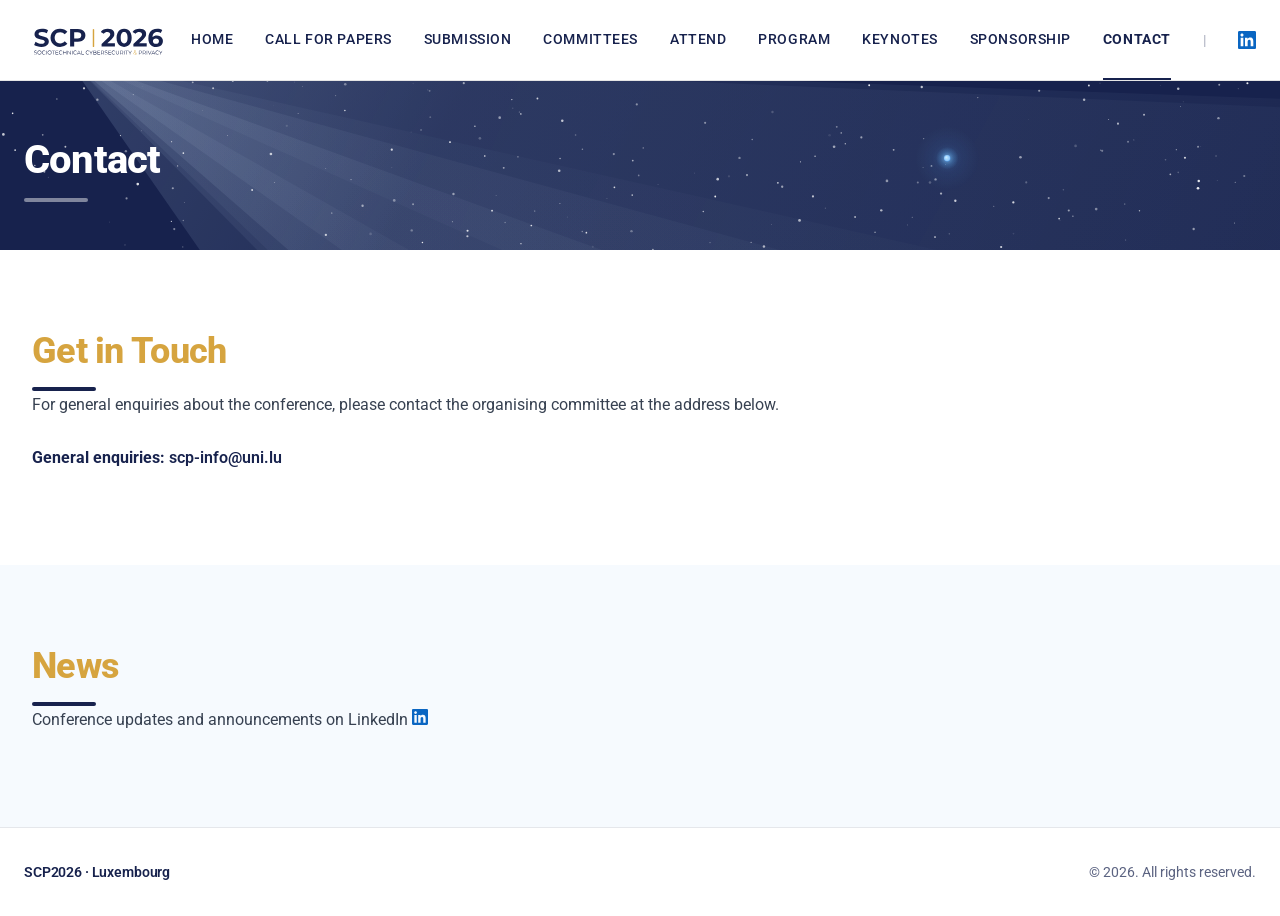
<file: contact.html>
<!DOCTYPE html>
<html lang="en">

<head>
  <meta charset="UTF-8" />
  <meta name="viewport" content="width=device-width, initial-scale=1.0" />
  <title>Contact — SCP2026</title>
  <link rel="preconnect" href="https://fonts.googleapis.com" />
  <link rel="preconnect" href="https://fonts.gstatic.com" crossorigin />
  <!-- Font: to switch fonts, replace 'Roboto' here and update --font-base in assets/css/style.css -->
  <link href="https://fonts.googleapis.com/css2?family=Roboto:wght@400;500;700;800&display=swap" rel="stylesheet" />
  <link rel="stylesheet" href="/assets/css/style.css" />
</head>

<body>

  <header class="site-header">
    <div class="header-inner">

      <a href="/" class="site-logo">
        <!-- <img src="/assets/img/2026-scp-logo.png" alt="SCP2026 Logo" /> -->
        <img src="/assets/img/SCP2026-logo.svg" alt="SCP2026 Logo" />
      </a>

      <nav class="site-nav" aria-label="Main navigation">
        <a href="/index.html"
          class="nav-link">Home</a>
        <a href="/calls.html"
          class="nav-link">Call for Papers</a>
        <a href="/submission.html"
          class="nav-link">Submission</a>
        <a href="/committee.html"
          class="nav-link">Committees</a>
        <a href="/attend.html"
          class="nav-link">Attend</a>
        <a href="/program.html"
          class="nav-link">Program</a>
        <a href="/keynotes.html"
          class="nav-link">Keynotes</a>
        <a href="/sponsorship.html"
          class="nav-link">Sponsorship</a>
        <a href="/contact.html"
          class="nav-link active">Contact</a>
        <span class="nav-separator" aria-hidden="true">|</span>
        <a href="https://www.linkedin.com/company/scpconference/" class="nav-social-link" target="_blank"
          rel="noopener noreferrer" aria-label="SCP Conference on LinkedIn">
          <img src="/assets/img/linkedin-icon.svg" alt="LinkedIn" />
        </a>
      </nav>

      <button class="mobile-menu-btn" id="mobile-btn" onclick="toggleMenu()" aria-label="Toggle navigation">
        <svg id="icon-open" xmlns="http://www.w3.org/2000/svg" width="22" height="22" viewBox="0 0 24 24" fill="none"
          stroke="currentColor" stroke-width="2" stroke-linecap="round" stroke-linejoin="round">
          <line x1="3" y1="6" x2="21" y2="6" />
          <line x1="3" y1="12" x2="21" y2="12" />
          <line x1="3" y1="18" x2="21" y2="18" />
        </svg>
        <svg id="icon-close" xmlns="http://www.w3.org/2000/svg" width="22" height="22" viewBox="0 0 24 24" fill="none"
          stroke="currentColor" stroke-width="2" stroke-linecap="round" stroke-linejoin="round" style="display:none;">
          <line x1="18" y1="6" x2="6" y2="18" />
          <line x1="6" y1="6" x2="18" y2="18" />
        </svg>
      </button>

    </div>

    <nav class="mobile-nav" id="mobile-nav" aria-label="Mobile navigation">
      <a href="/index.html" >Home</a>
      <a href="/calls.html" >Call for Papers</a>
      <a href="/submission.html" >Submission</a>
      <a href="/committee.html" >Committees</a>
      <a href="/attend.html" >Attend</a>
      <a href="/program.html" >Program</a>
      <a href="/keynotes.html" >Keynotes</a>
      <a href="/sponsorship.html" >Sponsorship</a>
      <a href="/contact.html"  class="active" >Contact</a>
      <a href="https://www.linkedin.com/company/scpconference/" target="_blank" rel="noopener noreferrer">LinkedIn</a>
    </nav>
  </header>

  <main><section class="page-hero">
  <canvas id="hero-canvas" aria-hidden="true"></canvas>
  <div class="page-hero-inner">
    <h1>Contact</h1>
    <div class="page-hero-accent" aria-hidden="true"></div>
  </div>

  <!-- Pale Blue Dot Easter egg
       DEBUG MODE ON — remove class "hotspot-debug" once position is correct.
       Adjust top/left to sit exactly on the canvas-drawn Earth dot.
       Current values mirror VIV_EARTH: xFrac=0.74, yFrac=0.46 -->
  <a href="https://science.nasa.gov/photojournal/pale-blue-dot-revisited/" target="_blank" rel="noopener noreferrer"
    class="easter-hotspot pbd-hotspot" style="top: 46%; left: 74%;" aria-label="The Pale Blue Dot — NASA Voyager 1">
    <span class="easter-tooltip">
      <strong>Pale Blue Dot</strong><br>
      Earth, as seen by Voyager 1<br>from 6 billion km away (1990).
    </span>
  </a>
</section>

<script>
  (function () {

    // ┌──────────────────────────────────────────────────────────────────┐
    // │  HERO STYLE — change this ONE value to switch the banner theme.  │
    // │  This file is the layout for every inner page, so changing it    │
    // │  here updates the banner across the whole site instantly.        │
    // │                                                                  │
    // │  'pale-blue-dot'   faithful to the NASA Voyager photograph:      │
    // │                    dark space, warm amber sunbeams,              │
    // │                    tiny humble Earth dot inside a ray band       │
    // │                                                                  │
    // │  'light-voyager'   colourised / bright interpretation:           │
    // │                    powder-blue sky background, wide amber rays   │
    // │                    fanning from top-centre, dark text            │
    // │                                                                  │
    // │  'vivid'           original cool-blue glowing version:           │
    // │                    navy background, blue-white rays,             │
    // │                    large glowing Earth                           │
    // └──────────────────────────────────────────────────────────────────┘
    var HERO_STYLE = 'vivid';

    // ── shared setup ─────────────────────────────────────────────────────
    var canvas = document.getElementById('hero-canvas');
    var ctx = canvas.getContext('2d');
    var W, H, stars = [], t = 0;
    var NUM_STARS = 210;

    // Flip text colour when the background is light
    var h1El = document.querySelector('.page-hero h1');
    var accentEl = document.querySelector('.page-hero-accent');
    if (HERO_STYLE === 'light-voyager') {
      if (h1El) h1El.style.color = '#17224D';
      if (accentEl) accentEl.style.background = 'rgba(23,34,77,0.35)';
    }

    function resize() {
      W = canvas.width = canvas.offsetWidth;
      H = canvas.height = canvas.offsetHeight;
      stars = [];
      for (var i = 0; i < NUM_STARS; i++) {
        stars.push({
          x: Math.random() * W,
          y: Math.random() * H,
          r: Math.random() * 1.1 + 0.25,
          base: Math.random() * 0.55 + 0.25,
          ph: Math.random() * Math.PI * 2,
          spd: Math.random() * 0.25 + 0.08
        });
      }
    }

    function drawStars() {
      ctx.globalCompositeOperation = 'source-over';
      for (var i = 0; i < stars.length; i++) {
        var s = stars[i];
        var op = s.base + Math.sin(t * s.spd + s.ph) * 0.18;
        op = Math.max(0.05, Math.min(1, op));
        ctx.beginPath();
        ctx.arc(s.x, s.y, s.r, 0, Math.PI * 2);
        ctx.fillStyle = 'rgba(255,255,255,' + op + ')';
        ctx.fill();
      }
    }

    // ════════════════════════════════════════════════════════════════════
    //  VERSION: 'light-voyager'
    //  Colourised interpretation — powder-blue sky, soft amber bands
    //  drawn as rotated full-height strips (avoids the wedge-stripe
    //  artefact that the point-source approach creates on a short banner)
    // ════════════════════════════════════════════════════════════════════

    // Each band: cx = centre as fraction of W, hw = half-width as fraction of W
    var LV_BANDS = [
      { cx: 0.08, hw: 0.045, op: 0.22 },
      { cx: 0.22, hw: 0.075, op: 0.32 },
      { cx: 0.38, hw: 0.040, op: 0.18 },
      { cx: 0.55, hw: 0.090, op: 0.38 },  // brightest — Earth sits here
      { cx: 0.70, hw: 0.055, op: 0.26 },
      { cx: 0.84, hw: 0.035, op: 0.17 },
    ];

    // Earth inside the brightest band
    var LV_EARTH = { xFrac: 0.58, yFrac: 0.50, r: 3.0 };

    function lvDrawBackground() {
      ctx.globalCompositeOperation = 'source-over';
      // Powder-blue base — covers the dark CSS hero colour entirely
      var bg = ctx.createLinearGradient(0, 0, 0, H);
      bg.addColorStop(0, '#C2DCED');
      bg.addColorStop(0.5, '#AECFE3');
      bg.addColorStop(1, '#9DC4DA');
      ctx.fillStyle = bg;
      ctx.fillRect(0, 0, W, H);

      // Soft warm radial glow from top-centre (the "sun" above frame)
      var sun = ctx.createRadialGradient(W * 0.5, -H * 0.5, 0, W * 0.5, -H * 0.5, H * 2.8);
      sun.addColorStop(0, 'rgba(255,225,130,0.38)');
      sun.addColorStop(0.3, 'rgba(230,190,90,0.18)');
      sun.addColorStop(0.7, 'rgba(214,164,63,0.06)');
      sun.addColorStop(1, 'rgba(214,164,63,0)');
      ctx.fillStyle = sun;
      ctx.fillRect(0, 0, W, H);
    }

    function lvDrawRays() {
      // Render as rotated full-height soft gradient strips —
      // this fills the full banner width cleanly, no convergence artefacts.
      var ext = H * 3;   // overshoot above/below to cover after rotation

      ctx.save();
      // Tilt ~10° clockwise to angle the bands like Voyager sunbeams
      ctx.translate(W * 0.5, H * 0.5);
      ctx.rotate(0.175);
      ctx.translate(-W * 0.5, -H * 0.5);

      for (var i = 0; i < LV_BANDS.length; i++) {
        var b = LV_BANDS[i];
        var cx = b.cx * W;
        var hw = b.hw * W;

        // Smooth bell-curve falloff: transparent → amber peak → transparent
        var grad = ctx.createLinearGradient(cx - hw, 0, cx + hw, 0);
        grad.addColorStop(0, 'rgba(214,164,63,0)');
        grad.addColorStop(0.25, 'rgba(216,166,65,' + (b.op * 0.55) + ')');
        grad.addColorStop(0.50, 'rgba(222,172,68,' + b.op + ')');
        grad.addColorStop(0.75, 'rgba(216,166,65,' + (b.op * 0.55) + ')');
        grad.addColorStop(1, 'rgba(214,164,63,0)');

        ctx.globalCompositeOperation = 'source-over';
        ctx.fillStyle = grad;
        ctx.fillRect(cx - hw, -ext, hw * 2, H + ext * 2);
      }

      ctx.restore();
    }

    function lvDrawEarth() {
      var ex = LV_EARTH.xFrac * W;
      var ey = LV_EARTH.yFrac * H;
      var er = LV_EARTH.r;

      ctx.globalCompositeOperation = 'source-over';

      // Slightly larger haze to be visible against light background
      var haze = ctx.createRadialGradient(ex, ey, 0, ex, ey, er * 6);
      haze.addColorStop(0, 'rgba(30,100,200,0.28)');
      haze.addColorStop(0.45, 'rgba(50,130,220,0.10)');
      haze.addColorStop(1, 'rgba(50,130,220,0)');
      ctx.beginPath();
      ctx.arc(ex, ey, er * 6, 0, Math.PI * 2);
      ctx.fillStyle = haze;
      ctx.fill();

      // Core: vivid pale-blue so it reads against the bright background
      var dot = ctx.createRadialGradient(ex - er * 0.3, ey - er * 0.3, 0, ex, ey, er);
      dot.addColorStop(0, 'rgba(200,235,255,1)');
      dot.addColorStop(0.5, 'rgba(100,175,240,1)');
      dot.addColorStop(1, 'rgba(60,140,220,0.95)');
      ctx.beginPath();
      ctx.arc(ex, ey, er, 0, Math.PI * 2);
      ctx.fillStyle = dot;
      ctx.fill();
    }

    // ════════════════════════════════════════════════════════════════════
    //  VERSION: 'pale-blue-dot'
    //  Faithful to the Voyager 1 photograph — dark navy, amber sunbeams,
    //  tiny humble Earth dot sitting inside one of the ray bands
    // ════════════════════════════════════════════════════════════════════
    var PBD_RAYS = [
      { angle: 0.33, halfWidth: 12, opacity: 0.10 },
      { angle: 0.40, halfWidth: 32, opacity: 0.14 },
      { angle: 0.47, halfWidth: 18, opacity: 0.11 },
      { angle: 0.55, halfWidth: 44, opacity: 0.18 },
      { angle: 0.63, halfWidth: 20, opacity: 0.10 },
      { angle: 0.70, halfWidth: 9, opacity: 0.07 },
    ];

    var PBD_EARTH = { xFrac: 0.635, yFrac: 0.54, r: 2.1 };

    function pbdDrawBackground() {
      var grad = ctx.createRadialGradient(W * 0.5, H * 0.5, 0, W * 0.5, H * 0.5, Math.max(W, H) * 0.75);
      grad.addColorStop(0, 'rgba(4,8,22,0.0)');
      grad.addColorStop(1, 'rgba(4,8,22,0.45)');
      ctx.globalCompositeOperation = 'source-over';
      ctx.fillStyle = grad;
      ctx.fillRect(0, 0, W, H);
    }

    function pbdDrawRays() {
      var sx = W * 0.04, sy = H * -0.25;
      var len = Math.sqrt(W * W + H * H) * 1.8;

      for (var i = 0; i < PBD_RAYS.length; i++) {
        var ray = PBD_RAYS[i];
        var ca = Math.cos(ray.angle), sa = Math.sin(ray.angle);
        var ex = sx + ca * len, ey = sy + sa * len;
        var px = -sa, py = ca;
        var spread = ray.halfWidth * (len / 70);

        var grad = ctx.createLinearGradient(sx, sy, ex, ey);
        grad.addColorStop(0, 'rgba(214,164,63,' + (ray.opacity * 2.0) + ')');
        grad.addColorStop(0.12, 'rgba(214,164,63,' + (ray.opacity * 1.3) + ')');
        grad.addColorStop(0.50, 'rgba(200,150,55,' + ray.opacity + ')');
        grad.addColorStop(1, 'rgba(180,130,45,0)');

        ctx.save();
        ctx.beginPath();
        ctx.moveTo(sx, sy);
        ctx.lineTo(ex + px * spread, ey + py * spread);
        ctx.lineTo(ex - px * spread, ey - py * spread);
        ctx.closePath();
        ctx.fillStyle = grad;
        ctx.globalCompositeOperation = 'screen';
        ctx.fill();
        ctx.restore();
      }
    }

    function pbdDrawEarth() {
      var ex = PBD_EARTH.xFrac * W;
      var ey = PBD_EARTH.yFrac * H;
      var er = PBD_EARTH.r;

      ctx.globalCompositeOperation = 'source-over';

      var haze = ctx.createRadialGradient(ex, ey, 0, ex, ey, er * 5);
      haze.addColorStop(0, 'rgba(200,230,255,0.30)');
      haze.addColorStop(0.5, 'rgba(190,220,255,0.08)');
      haze.addColorStop(1, 'rgba(190,220,255,0)');
      ctx.beginPath();
      ctx.arc(ex, ey, er * 5, 0, Math.PI * 2);
      ctx.fillStyle = haze;
      ctx.fill();

      var dot = ctx.createRadialGradient(ex - er * 0.3, ey - er * 0.3, 0, ex, ey, er);
      dot.addColorStop(0, 'rgba(240,248,255,1)');
      dot.addColorStop(0.55, 'rgba(190,225,255,1)');
      dot.addColorStop(1, 'rgba(155,200,245,0.90)');
      ctx.beginPath();
      ctx.arc(ex, ey, er, 0, Math.PI * 2);
      ctx.fillStyle = dot;
      ctx.fill();
    }

    // ════════════════════════════════════════════════════════════════════
    //  VERSION: 'vivid'
    //  Original cool-blue glowing version — navy bg, blue-white rays,
    //  large glowing neon-blue Earth
    // ════════════════════════════════════════════════════════════════════
    var VIV_RAYS = [
      { angle: 0.38, halfWidth: 28, opacity: 0.055 },
      { angle: 0.44, halfWidth: 14, opacity: 0.040 },
      { angle: 0.50, halfWidth: 40, opacity: 0.070 },
      { angle: 0.57, halfWidth: 18, opacity: 0.045 },
      { angle: 0.64, halfWidth: 10, opacity: 0.030 },
      { angle: 0.32, halfWidth: 8, opacity: 0.025 },
    ];

    var VIV_EARTH = { xFrac: 0.74, yFrac: 0.46, r: 3.2 };

    function vivDrawRays() {
      var sx = W * 0.05, sy = H * -0.15;
      var len = Math.sqrt(W * W + H * H) * 1.6;

      for (var i = 0; i < VIV_RAYS.length; i++) {
        var ray = VIV_RAYS[i];
        var ca = Math.cos(ray.angle), sa = Math.sin(ray.angle);
        var ex = sx + ca * len, ey = sy + sa * len;
        var px = -sa, py = ca;
        var hw = ray.halfWidth;

        var grad = ctx.createLinearGradient(sx, sy, ex, ey);
        grad.addColorStop(0, 'rgba(200,225,255,' + (ray.opacity * 2.2) + ')');
        grad.addColorStop(0.18, 'rgba(200,225,255,' + ray.opacity + ')');
        grad.addColorStop(1, 'rgba(200,225,255,0)');

        ctx.save();
        ctx.beginPath();
        ctx.moveTo(sx, sy);
        ctx.lineTo(ex + px * hw * (len / 80), ey + py * hw * (len / 80));
        ctx.lineTo(ex - px * hw * (len / 80), ey - py * hw * (len / 80));
        ctx.closePath();
        ctx.fillStyle = grad;
        ctx.globalCompositeOperation = 'screen';
        ctx.fill();
        ctx.restore();
      }
    }

    function vivDrawEarth() {
      var ex = VIV_EARTH.xFrac * W;
      var ey = VIV_EARTH.yFrac * H;
      var er = VIV_EARTH.r;

      ctx.globalCompositeOperation = 'source-over';

      var haze = ctx.createRadialGradient(ex, ey, 0, ex, ey, er * 10);
      haze.addColorStop(0, 'rgba(90,180,255,0.22)');
      haze.addColorStop(0.45, 'rgba(80,160,255,0.07)');
      haze.addColorStop(1, 'rgba(80,160,255,0)');
      ctx.beginPath();
      ctx.arc(ex, ey, er * 10, 0, Math.PI * 2);
      ctx.fillStyle = haze;
      ctx.fill();

      var glow = ctx.createRadialGradient(ex, ey, 0, ex, ey, er * 3.5);
      glow.addColorStop(0, 'rgba(160,215,255,0.65)');
      glow.addColorStop(0.6, 'rgba(100,185,255,0.20)');
      glow.addColorStop(1, 'rgba(100,185,255,0)');
      ctx.beginPath();
      ctx.arc(ex, ey, er * 3.5, 0, Math.PI * 2);
      ctx.fillStyle = glow;
      ctx.fill();

      var dot = ctx.createRadialGradient(ex - er * 0.35, ey - er * 0.35, 0, ex, ey, er);
      dot.addColorStop(0, 'rgba(225,245,255,1)');
      dot.addColorStop(0.5, 'rgba(130,205,255,1)');
      dot.addColorStop(1, 'rgba(75,155,240,0.95)');
      ctx.beginPath();
      ctx.arc(ex, ey, er, 0, Math.PI * 2);
      ctx.fillStyle = dot;
      ctx.fill();
    }

    // ── animation loop ────────────────────────────────────────────────
    function loop() {
      ctx.clearRect(0, 0, W, H);
      t += 0.007;

      if (HERO_STYLE === 'light-voyager') {
        lvDrawBackground();
        lvDrawRays();
        lvDrawEarth();
      } else if (HERO_STYLE === 'pale-blue-dot') {
        pbdDrawBackground();
        pbdDrawRays();
        drawStars();
        pbdDrawEarth();
      } else {                    // 'vivid'
        vivDrawRays();
        drawStars();
        vivDrawEarth();
      }

      requestAnimationFrame(loop);
    }

    resize();
    loop();
    window.addEventListener('resize', resize);
  })();
</script>

<section class="section-white">
  <div class="section-container">
    <h2 class="section-title">Get in Touch</h2>
    <div class="section-accent" aria-hidden="true"></div>

    <div class="contact-info">
      <p>
        For general enquiries about the conference, please contact the organising
        committee at the address below.
      </p>
      <p style="margin-top:1.5rem;">
        <strong style="color:var(--brand);">General enquiries:</strong>
        <a href="mailto:scp-info@uni.lu" class="contact-email">
          scp-info@uni.lu
        </a>
      </p>
    </div>

  </div>
</section>

<section class="section-surface">
  <div class="section-container">
    <h2 class="section-title">News</h2>
    <div class="section-accent" aria-hidden="true"></div>
    <div class="contact-info">
      <p>
        Conference updates and announcements on LinkedIn
        <a href="https://www.linkedin.com/company/scpconference/" class="contact-linkedin" target="_blank" rel="noopener noreferrer" aria-label="Conference updates and announcements on LinkedIn">
          <img src="/assets/img/linkedin-icon.svg" alt="LinkedIn" />
        </a>
      </p>
    </div>

  </div>
</section>
</main>

  <footer class="site-footer">
    <div class="footer-inner">
      <div class="footer-brand">
        <p style="font-weight:600; letter-spacing:-0.01em;">SCP2026 · Luxembourg</p>
        
      </div>
      <p class="footer-copy">© 2026. All rights reserved.</p>
      
    </div>
  </footer>

  <script>
    function toggleMenu() {
      var nav = document.getElementById('mobile-nav');
      var open = document.getElementById('icon-open');
      var close = document.getElementById('icon-close');
      var isOpen = nav.classList.toggle('open');
      open.style.display = isOpen ? 'none' : '';
      close.style.display = isOpen ? '' : 'none';
    }
  </script>

</body>

</html>
</file>
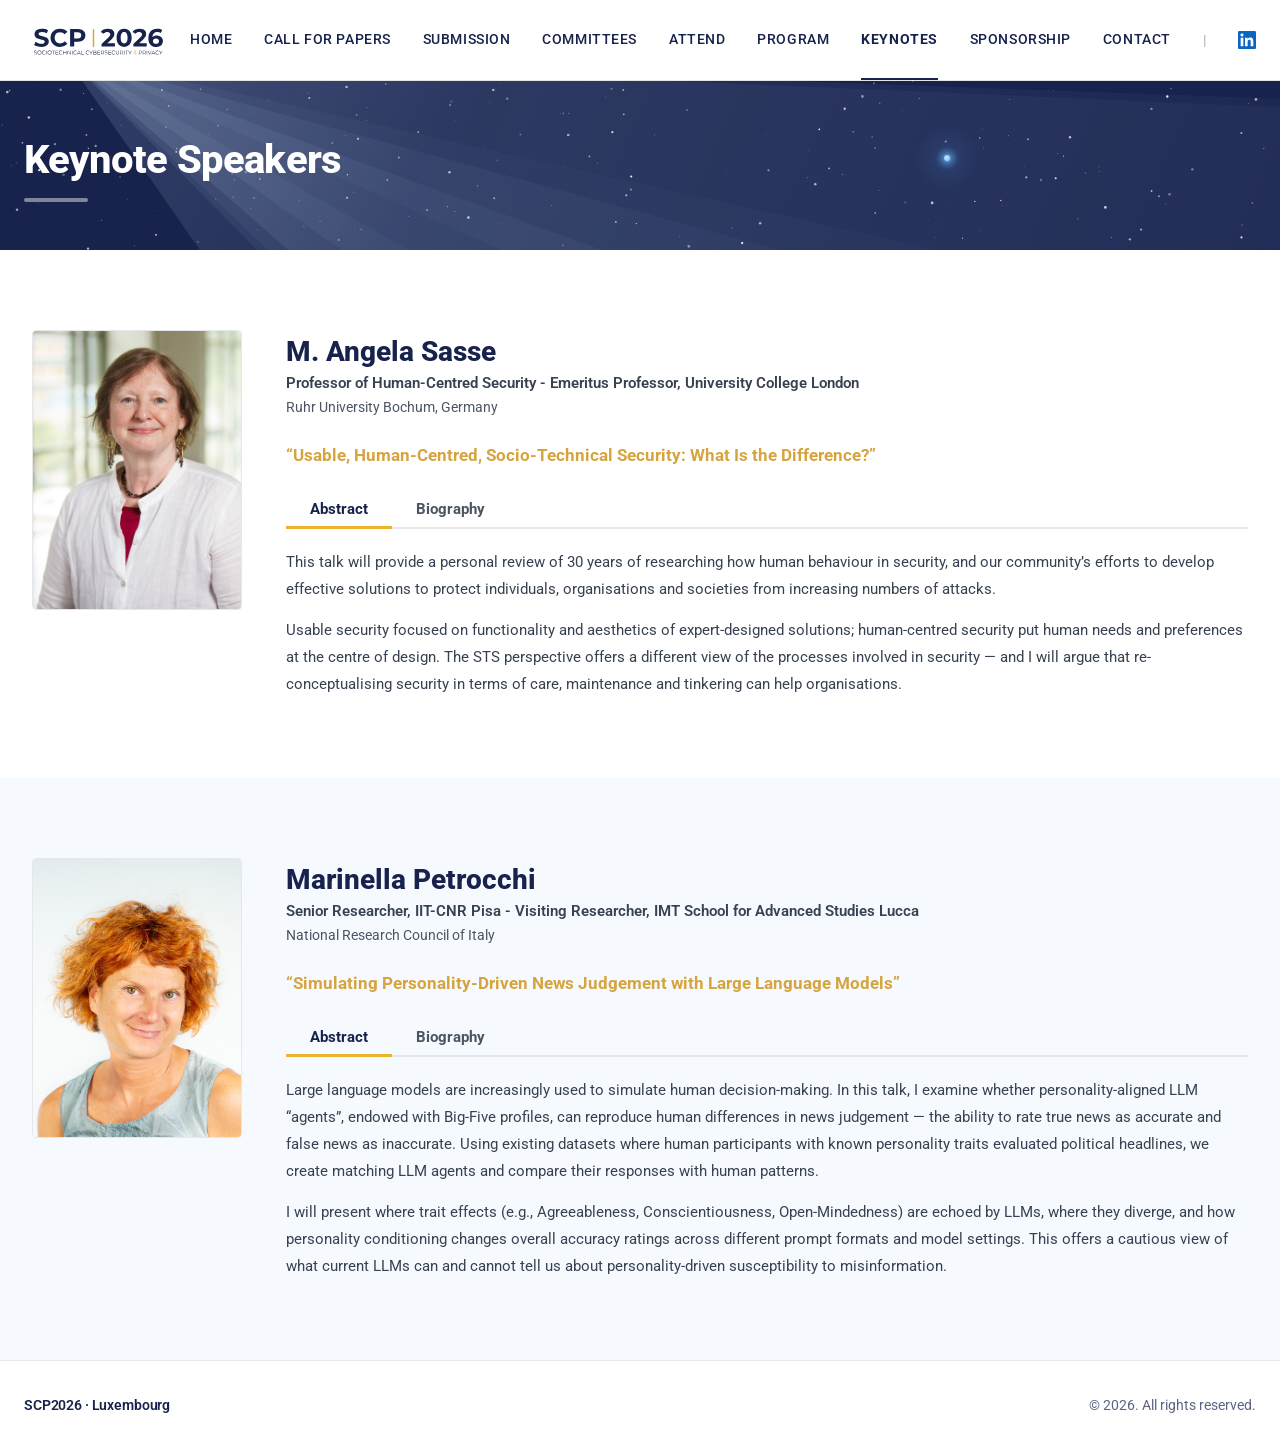
<file: keynotes.html>
<!DOCTYPE html>
<html lang="en">

<head>
  <meta charset="UTF-8" />
  <meta name="viewport" content="width=device-width, initial-scale=1.0" />
  <title>Keynote Speakers — SCP2026</title>
  <link rel="preconnect" href="https://fonts.googleapis.com" />
  <link rel="preconnect" href="https://fonts.gstatic.com" crossorigin />
  <!-- Font: to switch fonts, replace 'Roboto' here and update --font-base in assets/css/style.css -->
  <link href="https://fonts.googleapis.com/css2?family=Roboto:wght@400;500;700;800&display=swap" rel="stylesheet" />
  <link rel="stylesheet" href="/assets/css/style.css" />
</head>

<body>

  <header class="site-header">
    <div class="header-inner">

      <a href="/" class="site-logo">
        <!-- <img src="/assets/img/2026-scp-logo.png" alt="SCP2026 Logo" /> -->
        <img src="/assets/img/SCP2026-logo.svg" alt="SCP2026 Logo" />
      </a>

      <nav class="site-nav" aria-label="Main navigation">
        <a href="/index.html"
          class="nav-link">Home</a>
        <a href="/calls.html"
          class="nav-link">Call for Papers</a>
        <a href="/submission.html"
          class="nav-link">Submission</a>
        <a href="/committee.html"
          class="nav-link">Committees</a>
        <a href="/attend.html"
          class="nav-link">Attend</a>
        <a href="/program.html"
          class="nav-link">Program</a>
        <a href="/keynotes.html"
          class="nav-link active">Keynotes</a>
        <a href="/sponsorship.html"
          class="nav-link">Sponsorship</a>
        <a href="/contact.html"
          class="nav-link">Contact</a>
        <span class="nav-separator" aria-hidden="true">|</span>
        <a href="https://www.linkedin.com/company/scpconference/" class="nav-social-link" target="_blank"
          rel="noopener noreferrer" aria-label="SCP Conference on LinkedIn">
          <img src="/assets/img/linkedin-icon.svg" alt="LinkedIn" />
        </a>
      </nav>

      <button class="mobile-menu-btn" id="mobile-btn" onclick="toggleMenu()" aria-label="Toggle navigation">
        <svg id="icon-open" xmlns="http://www.w3.org/2000/svg" width="22" height="22" viewBox="0 0 24 24" fill="none"
          stroke="currentColor" stroke-width="2" stroke-linecap="round" stroke-linejoin="round">
          <line x1="3" y1="6" x2="21" y2="6" />
          <line x1="3" y1="12" x2="21" y2="12" />
          <line x1="3" y1="18" x2="21" y2="18" />
        </svg>
        <svg id="icon-close" xmlns="http://www.w3.org/2000/svg" width="22" height="22" viewBox="0 0 24 24" fill="none"
          stroke="currentColor" stroke-width="2" stroke-linecap="round" stroke-linejoin="round" style="display:none;">
          <line x1="18" y1="6" x2="6" y2="18" />
          <line x1="6" y1="6" x2="18" y2="18" />
        </svg>
      </button>

    </div>

    <nav class="mobile-nav" id="mobile-nav" aria-label="Mobile navigation">
      <a href="/index.html" >Home</a>
      <a href="/calls.html" >Call for Papers</a>
      <a href="/submission.html" >Submission</a>
      <a href="/committee.html" >Committees</a>
      <a href="/attend.html" >Attend</a>
      <a href="/program.html" >Program</a>
      <a href="/keynotes.html"  class="active" >Keynotes</a>
      <a href="/sponsorship.html" >Sponsorship</a>
      <a href="/contact.html" >Contact</a>
      <a href="https://www.linkedin.com/company/scpconference/" target="_blank" rel="noopener noreferrer">LinkedIn</a>
    </nav>
  </header>

  <main><section class="page-hero">
  <canvas id="hero-canvas" aria-hidden="true"></canvas>
  <div class="page-hero-inner">
    <h1>Keynote Speakers</h1>
    <div class="page-hero-accent" aria-hidden="true"></div>
  </div>

  <!-- Pale Blue Dot Easter egg
       DEBUG MODE ON — remove class "hotspot-debug" once position is correct.
       Adjust top/left to sit exactly on the canvas-drawn Earth dot.
       Current values mirror VIV_EARTH: xFrac=0.74, yFrac=0.46 -->
  <a href="https://science.nasa.gov/photojournal/pale-blue-dot-revisited/" target="_blank" rel="noopener noreferrer"
    class="easter-hotspot pbd-hotspot" style="top: 46%; left: 74%;" aria-label="The Pale Blue Dot — NASA Voyager 1">
    <span class="easter-tooltip">
      <strong>Pale Blue Dot</strong><br>
      Earth, as seen by Voyager 1<br>from 6 billion km away (1990).
    </span>
  </a>
</section>

<script>
  (function () {

    // ┌──────────────────────────────────────────────────────────────────┐
    // │  HERO STYLE — change this ONE value to switch the banner theme.  │
    // │  This file is the layout for every inner page, so changing it    │
    // │  here updates the banner across the whole site instantly.        │
    // │                                                                  │
    // │  'pale-blue-dot'   faithful to the NASA Voyager photograph:      │
    // │                    dark space, warm amber sunbeams,              │
    // │                    tiny humble Earth dot inside a ray band       │
    // │                                                                  │
    // │  'light-voyager'   colourised / bright interpretation:           │
    // │                    powder-blue sky background, wide amber rays   │
    // │                    fanning from top-centre, dark text            │
    // │                                                                  │
    // │  'vivid'           original cool-blue glowing version:           │
    // │                    navy background, blue-white rays,             │
    // │                    large glowing Earth                           │
    // └──────────────────────────────────────────────────────────────────┘
    var HERO_STYLE = 'vivid';

    // ── shared setup ─────────────────────────────────────────────────────
    var canvas = document.getElementById('hero-canvas');
    var ctx = canvas.getContext('2d');
    var W, H, stars = [], t = 0;
    var NUM_STARS = 210;

    // Flip text colour when the background is light
    var h1El = document.querySelector('.page-hero h1');
    var accentEl = document.querySelector('.page-hero-accent');
    if (HERO_STYLE === 'light-voyager') {
      if (h1El) h1El.style.color = '#17224D';
      if (accentEl) accentEl.style.background = 'rgba(23,34,77,0.35)';
    }

    function resize() {
      W = canvas.width = canvas.offsetWidth;
      H = canvas.height = canvas.offsetHeight;
      stars = [];
      for (var i = 0; i < NUM_STARS; i++) {
        stars.push({
          x: Math.random() * W,
          y: Math.random() * H,
          r: Math.random() * 1.1 + 0.25,
          base: Math.random() * 0.55 + 0.25,
          ph: Math.random() * Math.PI * 2,
          spd: Math.random() * 0.25 + 0.08
        });
      }
    }

    function drawStars() {
      ctx.globalCompositeOperation = 'source-over';
      for (var i = 0; i < stars.length; i++) {
        var s = stars[i];
        var op = s.base + Math.sin(t * s.spd + s.ph) * 0.18;
        op = Math.max(0.05, Math.min(1, op));
        ctx.beginPath();
        ctx.arc(s.x, s.y, s.r, 0, Math.PI * 2);
        ctx.fillStyle = 'rgba(255,255,255,' + op + ')';
        ctx.fill();
      }
    }

    // ════════════════════════════════════════════════════════════════════
    //  VERSION: 'light-voyager'
    //  Colourised interpretation — powder-blue sky, soft amber bands
    //  drawn as rotated full-height strips (avoids the wedge-stripe
    //  artefact that the point-source approach creates on a short banner)
    // ════════════════════════════════════════════════════════════════════

    // Each band: cx = centre as fraction of W, hw = half-width as fraction of W
    var LV_BANDS = [
      { cx: 0.08, hw: 0.045, op: 0.22 },
      { cx: 0.22, hw: 0.075, op: 0.32 },
      { cx: 0.38, hw: 0.040, op: 0.18 },
      { cx: 0.55, hw: 0.090, op: 0.38 },  // brightest — Earth sits here
      { cx: 0.70, hw: 0.055, op: 0.26 },
      { cx: 0.84, hw: 0.035, op: 0.17 },
    ];

    // Earth inside the brightest band
    var LV_EARTH = { xFrac: 0.58, yFrac: 0.50, r: 3.0 };

    function lvDrawBackground() {
      ctx.globalCompositeOperation = 'source-over';
      // Powder-blue base — covers the dark CSS hero colour entirely
      var bg = ctx.createLinearGradient(0, 0, 0, H);
      bg.addColorStop(0, '#C2DCED');
      bg.addColorStop(0.5, '#AECFE3');
      bg.addColorStop(1, '#9DC4DA');
      ctx.fillStyle = bg;
      ctx.fillRect(0, 0, W, H);

      // Soft warm radial glow from top-centre (the "sun" above frame)
      var sun = ctx.createRadialGradient(W * 0.5, -H * 0.5, 0, W * 0.5, -H * 0.5, H * 2.8);
      sun.addColorStop(0, 'rgba(255,225,130,0.38)');
      sun.addColorStop(0.3, 'rgba(230,190,90,0.18)');
      sun.addColorStop(0.7, 'rgba(214,164,63,0.06)');
      sun.addColorStop(1, 'rgba(214,164,63,0)');
      ctx.fillStyle = sun;
      ctx.fillRect(0, 0, W, H);
    }

    function lvDrawRays() {
      // Render as rotated full-height soft gradient strips —
      // this fills the full banner width cleanly, no convergence artefacts.
      var ext = H * 3;   // overshoot above/below to cover after rotation

      ctx.save();
      // Tilt ~10° clockwise to angle the bands like Voyager sunbeams
      ctx.translate(W * 0.5, H * 0.5);
      ctx.rotate(0.175);
      ctx.translate(-W * 0.5, -H * 0.5);

      for (var i = 0; i < LV_BANDS.length; i++) {
        var b = LV_BANDS[i];
        var cx = b.cx * W;
        var hw = b.hw * W;

        // Smooth bell-curve falloff: transparent → amber peak → transparent
        var grad = ctx.createLinearGradient(cx - hw, 0, cx + hw, 0);
        grad.addColorStop(0, 'rgba(214,164,63,0)');
        grad.addColorStop(0.25, 'rgba(216,166,65,' + (b.op * 0.55) + ')');
        grad.addColorStop(0.50, 'rgba(222,172,68,' + b.op + ')');
        grad.addColorStop(0.75, 'rgba(216,166,65,' + (b.op * 0.55) + ')');
        grad.addColorStop(1, 'rgba(214,164,63,0)');

        ctx.globalCompositeOperation = 'source-over';
        ctx.fillStyle = grad;
        ctx.fillRect(cx - hw, -ext, hw * 2, H + ext * 2);
      }

      ctx.restore();
    }

    function lvDrawEarth() {
      var ex = LV_EARTH.xFrac * W;
      var ey = LV_EARTH.yFrac * H;
      var er = LV_EARTH.r;

      ctx.globalCompositeOperation = 'source-over';

      // Slightly larger haze to be visible against light background
      var haze = ctx.createRadialGradient(ex, ey, 0, ex, ey, er * 6);
      haze.addColorStop(0, 'rgba(30,100,200,0.28)');
      haze.addColorStop(0.45, 'rgba(50,130,220,0.10)');
      haze.addColorStop(1, 'rgba(50,130,220,0)');
      ctx.beginPath();
      ctx.arc(ex, ey, er * 6, 0, Math.PI * 2);
      ctx.fillStyle = haze;
      ctx.fill();

      // Core: vivid pale-blue so it reads against the bright background
      var dot = ctx.createRadialGradient(ex - er * 0.3, ey - er * 0.3, 0, ex, ey, er);
      dot.addColorStop(0, 'rgba(200,235,255,1)');
      dot.addColorStop(0.5, 'rgba(100,175,240,1)');
      dot.addColorStop(1, 'rgba(60,140,220,0.95)');
      ctx.beginPath();
      ctx.arc(ex, ey, er, 0, Math.PI * 2);
      ctx.fillStyle = dot;
      ctx.fill();
    }

    // ════════════════════════════════════════════════════════════════════
    //  VERSION: 'pale-blue-dot'
    //  Faithful to the Voyager 1 photograph — dark navy, amber sunbeams,
    //  tiny humble Earth dot sitting inside one of the ray bands
    // ════════════════════════════════════════════════════════════════════
    var PBD_RAYS = [
      { angle: 0.33, halfWidth: 12, opacity: 0.10 },
      { angle: 0.40, halfWidth: 32, opacity: 0.14 },
      { angle: 0.47, halfWidth: 18, opacity: 0.11 },
      { angle: 0.55, halfWidth: 44, opacity: 0.18 },
      { angle: 0.63, halfWidth: 20, opacity: 0.10 },
      { angle: 0.70, halfWidth: 9, opacity: 0.07 },
    ];

    var PBD_EARTH = { xFrac: 0.635, yFrac: 0.54, r: 2.1 };

    function pbdDrawBackground() {
      var grad = ctx.createRadialGradient(W * 0.5, H * 0.5, 0, W * 0.5, H * 0.5, Math.max(W, H) * 0.75);
      grad.addColorStop(0, 'rgba(4,8,22,0.0)');
      grad.addColorStop(1, 'rgba(4,8,22,0.45)');
      ctx.globalCompositeOperation = 'source-over';
      ctx.fillStyle = grad;
      ctx.fillRect(0, 0, W, H);
    }

    function pbdDrawRays() {
      var sx = W * 0.04, sy = H * -0.25;
      var len = Math.sqrt(W * W + H * H) * 1.8;

      for (var i = 0; i < PBD_RAYS.length; i++) {
        var ray = PBD_RAYS[i];
        var ca = Math.cos(ray.angle), sa = Math.sin(ray.angle);
        var ex = sx + ca * len, ey = sy + sa * len;
        var px = -sa, py = ca;
        var spread = ray.halfWidth * (len / 70);

        var grad = ctx.createLinearGradient(sx, sy, ex, ey);
        grad.addColorStop(0, 'rgba(214,164,63,' + (ray.opacity * 2.0) + ')');
        grad.addColorStop(0.12, 'rgba(214,164,63,' + (ray.opacity * 1.3) + ')');
        grad.addColorStop(0.50, 'rgba(200,150,55,' + ray.opacity + ')');
        grad.addColorStop(1, 'rgba(180,130,45,0)');

        ctx.save();
        ctx.beginPath();
        ctx.moveTo(sx, sy);
        ctx.lineTo(ex + px * spread, ey + py * spread);
        ctx.lineTo(ex - px * spread, ey - py * spread);
        ctx.closePath();
        ctx.fillStyle = grad;
        ctx.globalCompositeOperation = 'screen';
        ctx.fill();
        ctx.restore();
      }
    }

    function pbdDrawEarth() {
      var ex = PBD_EARTH.xFrac * W;
      var ey = PBD_EARTH.yFrac * H;
      var er = PBD_EARTH.r;

      ctx.globalCompositeOperation = 'source-over';

      var haze = ctx.createRadialGradient(ex, ey, 0, ex, ey, er * 5);
      haze.addColorStop(0, 'rgba(200,230,255,0.30)');
      haze.addColorStop(0.5, 'rgba(190,220,255,0.08)');
      haze.addColorStop(1, 'rgba(190,220,255,0)');
      ctx.beginPath();
      ctx.arc(ex, ey, er * 5, 0, Math.PI * 2);
      ctx.fillStyle = haze;
      ctx.fill();

      var dot = ctx.createRadialGradient(ex - er * 0.3, ey - er * 0.3, 0, ex, ey, er);
      dot.addColorStop(0, 'rgba(240,248,255,1)');
      dot.addColorStop(0.55, 'rgba(190,225,255,1)');
      dot.addColorStop(1, 'rgba(155,200,245,0.90)');
      ctx.beginPath();
      ctx.arc(ex, ey, er, 0, Math.PI * 2);
      ctx.fillStyle = dot;
      ctx.fill();
    }

    // ════════════════════════════════════════════════════════════════════
    //  VERSION: 'vivid'
    //  Original cool-blue glowing version — navy bg, blue-white rays,
    //  large glowing neon-blue Earth
    // ════════════════════════════════════════════════════════════════════
    var VIV_RAYS = [
      { angle: 0.38, halfWidth: 28, opacity: 0.055 },
      { angle: 0.44, halfWidth: 14, opacity: 0.040 },
      { angle: 0.50, halfWidth: 40, opacity: 0.070 },
      { angle: 0.57, halfWidth: 18, opacity: 0.045 },
      { angle: 0.64, halfWidth: 10, opacity: 0.030 },
      { angle: 0.32, halfWidth: 8, opacity: 0.025 },
    ];

    var VIV_EARTH = { xFrac: 0.74, yFrac: 0.46, r: 3.2 };

    function vivDrawRays() {
      var sx = W * 0.05, sy = H * -0.15;
      var len = Math.sqrt(W * W + H * H) * 1.6;

      for (var i = 0; i < VIV_RAYS.length; i++) {
        var ray = VIV_RAYS[i];
        var ca = Math.cos(ray.angle), sa = Math.sin(ray.angle);
        var ex = sx + ca * len, ey = sy + sa * len;
        var px = -sa, py = ca;
        var hw = ray.halfWidth;

        var grad = ctx.createLinearGradient(sx, sy, ex, ey);
        grad.addColorStop(0, 'rgba(200,225,255,' + (ray.opacity * 2.2) + ')');
        grad.addColorStop(0.18, 'rgba(200,225,255,' + ray.opacity + ')');
        grad.addColorStop(1, 'rgba(200,225,255,0)');

        ctx.save();
        ctx.beginPath();
        ctx.moveTo(sx, sy);
        ctx.lineTo(ex + px * hw * (len / 80), ey + py * hw * (len / 80));
        ctx.lineTo(ex - px * hw * (len / 80), ey - py * hw * (len / 80));
        ctx.closePath();
        ctx.fillStyle = grad;
        ctx.globalCompositeOperation = 'screen';
        ctx.fill();
        ctx.restore();
      }
    }

    function vivDrawEarth() {
      var ex = VIV_EARTH.xFrac * W;
      var ey = VIV_EARTH.yFrac * H;
      var er = VIV_EARTH.r;

      ctx.globalCompositeOperation = 'source-over';

      var haze = ctx.createRadialGradient(ex, ey, 0, ex, ey, er * 10);
      haze.addColorStop(0, 'rgba(90,180,255,0.22)');
      haze.addColorStop(0.45, 'rgba(80,160,255,0.07)');
      haze.addColorStop(1, 'rgba(80,160,255,0)');
      ctx.beginPath();
      ctx.arc(ex, ey, er * 10, 0, Math.PI * 2);
      ctx.fillStyle = haze;
      ctx.fill();

      var glow = ctx.createRadialGradient(ex, ey, 0, ex, ey, er * 3.5);
      glow.addColorStop(0, 'rgba(160,215,255,0.65)');
      glow.addColorStop(0.6, 'rgba(100,185,255,0.20)');
      glow.addColorStop(1, 'rgba(100,185,255,0)');
      ctx.beginPath();
      ctx.arc(ex, ey, er * 3.5, 0, Math.PI * 2);
      ctx.fillStyle = glow;
      ctx.fill();

      var dot = ctx.createRadialGradient(ex - er * 0.35, ey - er * 0.35, 0, ex, ey, er);
      dot.addColorStop(0, 'rgba(225,245,255,1)');
      dot.addColorStop(0.5, 'rgba(130,205,255,1)');
      dot.addColorStop(1, 'rgba(75,155,240,0.95)');
      ctx.beginPath();
      ctx.arc(ex, ey, er, 0, Math.PI * 2);
      ctx.fillStyle = dot;
      ctx.fill();
    }

    // ── animation loop ────────────────────────────────────────────────
    function loop() {
      ctx.clearRect(0, 0, W, H);
      t += 0.007;

      if (HERO_STYLE === 'light-voyager') {
        lvDrawBackground();
        lvDrawRays();
        lvDrawEarth();
      } else if (HERO_STYLE === 'pale-blue-dot') {
        pbdDrawBackground();
        pbdDrawRays();
        drawStars();
        pbdDrawEarth();
      } else {                    // 'vivid'
        vivDrawRays();
        drawStars();
        vivDrawEarth();
      }

      requestAnimationFrame(loop);
    }

    resize();
    loop();
    window.addEventListener('resize', resize);
  })();
</script>


<section class="section-white">
  <div class="section-container">
    <div class="keynote-card">

      <!-- Photo -->
      <div class="keynote-photo-wrap">
        
          <img src="/assets/img/keynotes/angela-sasse.jpg" alt="Portrait of M. Angela Sasse" class="keynote-photo" />
        
      </div>

      <!-- Body -->
      <div class="keynote-body">
        <h2 class="keynote-name">M. Angela Sasse</h2>
        <p class="keynote-role">Professor of Human-Centred Security - Emeritus Professor, University College London</p>
        <p class="keynote-affil">Ruhr University Bochum, Germany</p>

        <p class="keynote-talk-title">&ldquo;Usable, Human-Centred, Socio-Technical Security: What Is the Difference?&rdquo;</p>

        <!-- Abstract / Bio tabs -->
        <div class="keynote-tabs" role="tablist" aria-label="M. Angela Sasse details">
          <button class="keynote-tab is-active" role="tab" aria-selected="true" aria-controls="abstract-1" onclick="kTab(this,'abstract-1')">Abstract</button>
          <button class="keynote-tab" role="tab" aria-selected="false" aria-controls="bio-1" onclick="kTab(this,'bio-1')">Biography</button>
        </div>

        <div id="abstract-1" class="keynote-panel is-visible" role="tabpanel">
          <p>This talk will provide a personal review of 30 years of researching how human behaviour in security, and our community’s efforts to develop effective solutions to protect individuals, organisations and societies from increasing numbers of attacks.</p>

<p>Usable security focused on functionality and aesthetics of expert-designed solutions; human-centred security put human needs and preferences at the centre of design. The STS perspective offers a different view of the processes involved in security — and I will argue that re-conceptualising security in terms of care, maintenance and tinkering can help organisations.</p>

        </div>
        <div id="bio-1" class="keynote-panel" role="tabpanel">
          <p>M. Angela Sasse is the Professor of Human-Centred Security at Ruhr University Bochum in Germany, and Emeritus Professor at University College London, UK. An HCI researcher by training, she is a pioneer of usable security research and field studies on security in organisations. She was the Founding Director of the Research Centre on Socio-Technical Security (RISCS) from 2012–2017. Since 2018 she is at Ruhr University Bochum, where she is a speaker of the Exzellenzcluster CASA.</p>

<p>She is a Fellow of the UK Royal Academy of Engineering and the German National Academy of Sciences “Leopoldina”.</p>

        </div>
      </div>

    </div>
  </div>
</section>

<section class="section-surface">
  <div class="section-container">
    <div class="keynote-card">

      <!-- Photo -->
      <div class="keynote-photo-wrap">
        
          <img src="/assets/img/keynotes/marinella-petrocchi.jpg" alt="Portrait of Marinella Petrocchi" class="keynote-photo" />
        
      </div>

      <!-- Body -->
      <div class="keynote-body">
        <h2 class="keynote-name">Marinella Petrocchi</h2>
        <p class="keynote-role">Senior Researcher, IIT-CNR Pisa - Visiting Researcher, IMT School for Advanced Studies Lucca</p>
        <p class="keynote-affil">National Research Council of Italy</p>

        <p class="keynote-talk-title">&ldquo;Simulating Personality-Driven News Judgement with Large Language Models&rdquo;</p>

        <!-- Abstract / Bio tabs -->
        <div class="keynote-tabs" role="tablist" aria-label="Marinella Petrocchi details">
          <button class="keynote-tab is-active" role="tab" aria-selected="true" aria-controls="abstract-2" onclick="kTab(this,'abstract-2')">Abstract</button>
          <button class="keynote-tab" role="tab" aria-selected="false" aria-controls="bio-2" onclick="kTab(this,'bio-2')">Biography</button>
        </div>

        <div id="abstract-2" class="keynote-panel is-visible" role="tabpanel">
          <p>Large language models are increasingly used to simulate human decision-making. In this talk, I examine whether personality-aligned LLM “agents”, endowed with Big-Five profiles, can reproduce human differences in news judgement — the ability to rate true news as accurate and false news as inaccurate. Using existing datasets where human participants with known personality traits evaluated political headlines, we create matching LLM agents and compare their responses with human patterns.</p>

<p>I will present where trait effects (e.g., Agreeableness, Conscientiousness, Open-Mindedness) are echoed by LLMs, where they diverge, and how personality conditioning changes overall accuracy ratings across different prompt formats and model settings. This offers a cautious view of what current LLMs can and cannot tell us about personality-driven susceptibility to misinformation.</p>

        </div>
        <div id="bio-2" class="keynote-panel" role="tabpanel">
          <p>Marinella Petrocchi is a Senior Researcher at the Institute of Informatics and Telematics of the National Research Council (IIT-CNR) in Pisa and a Visiting Researcher at the IMT School for Advanced Studies in Lucca, Italy. Her research focuses on disinformation detection and information quality assessment. She studies novel techniques for detecting fake news and fake accounts online, as well as automated methods for ranking the reputability of online news media.</p>

<p>She is the author of several international publications on these topics and often gives talks and lectures on the subject.</p>

        </div>
      </div>

    </div>
  </div>
</section>

<script>
function kTab(btn, panelId) {
  var card = btn.closest('.keynote-card');
  card.querySelectorAll('.keynote-tab').forEach(function(t) {
    t.classList.remove('is-active');
    t.setAttribute('aria-selected', 'false');
  });
  card.querySelectorAll('.keynote-panel').forEach(function(p) {
    p.classList.remove('is-visible');
  });
  btn.classList.add('is-active');
  btn.setAttribute('aria-selected', 'true');
  document.getElementById(panelId).classList.add('is-visible');
}
</script>

</main>

  <footer class="site-footer">
    <div class="footer-inner">
      <div class="footer-brand">
        <p style="font-weight:600; letter-spacing:-0.01em;">SCP2026 · Luxembourg</p>
        
      </div>
      <p class="footer-copy">© 2026. All rights reserved.</p>
      
    </div>
  </footer>

  <script>
    function toggleMenu() {
      var nav = document.getElementById('mobile-nav');
      var open = document.getElementById('icon-open');
      var close = document.getElementById('icon-close');
      var isOpen = nav.classList.toggle('open');
      open.style.display = isOpen ? 'none' : '';
      close.style.display = isOpen ? '' : 'none';
    }
  </script>

</body>

</html>
</file>
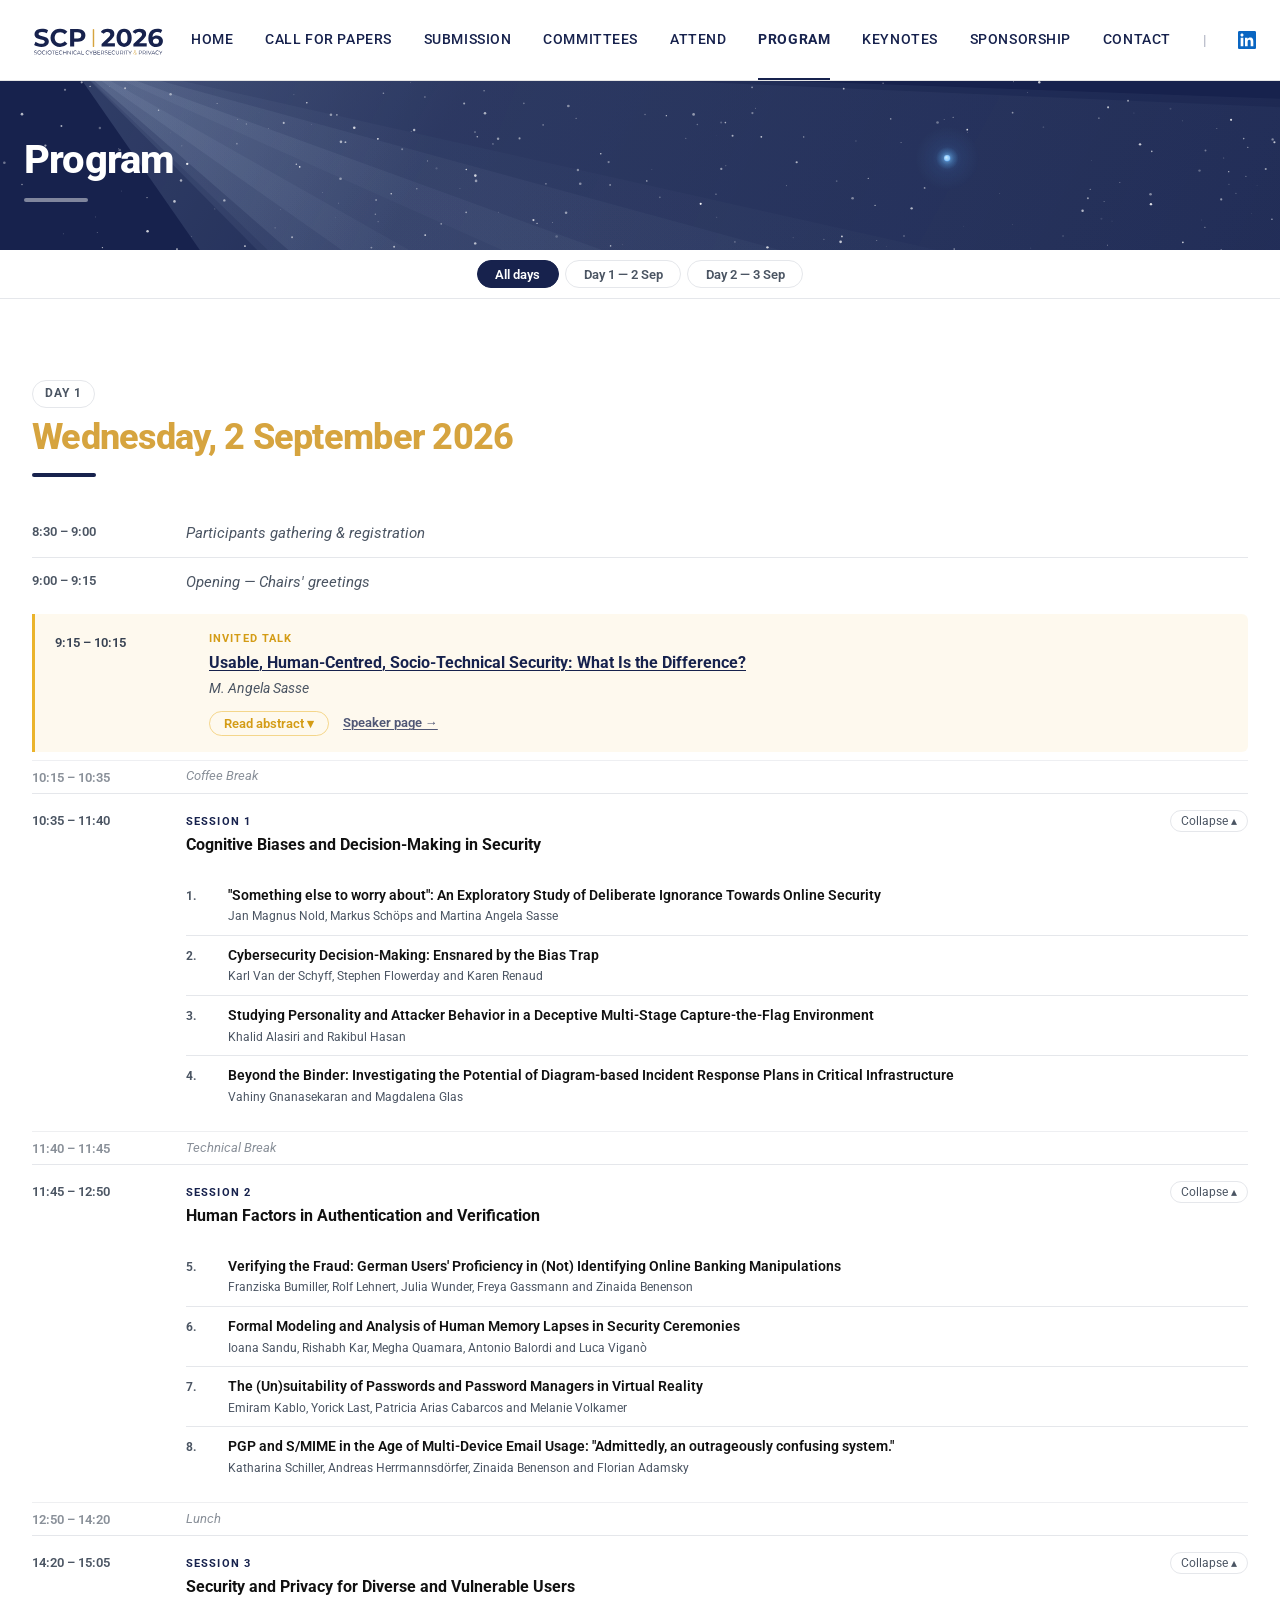
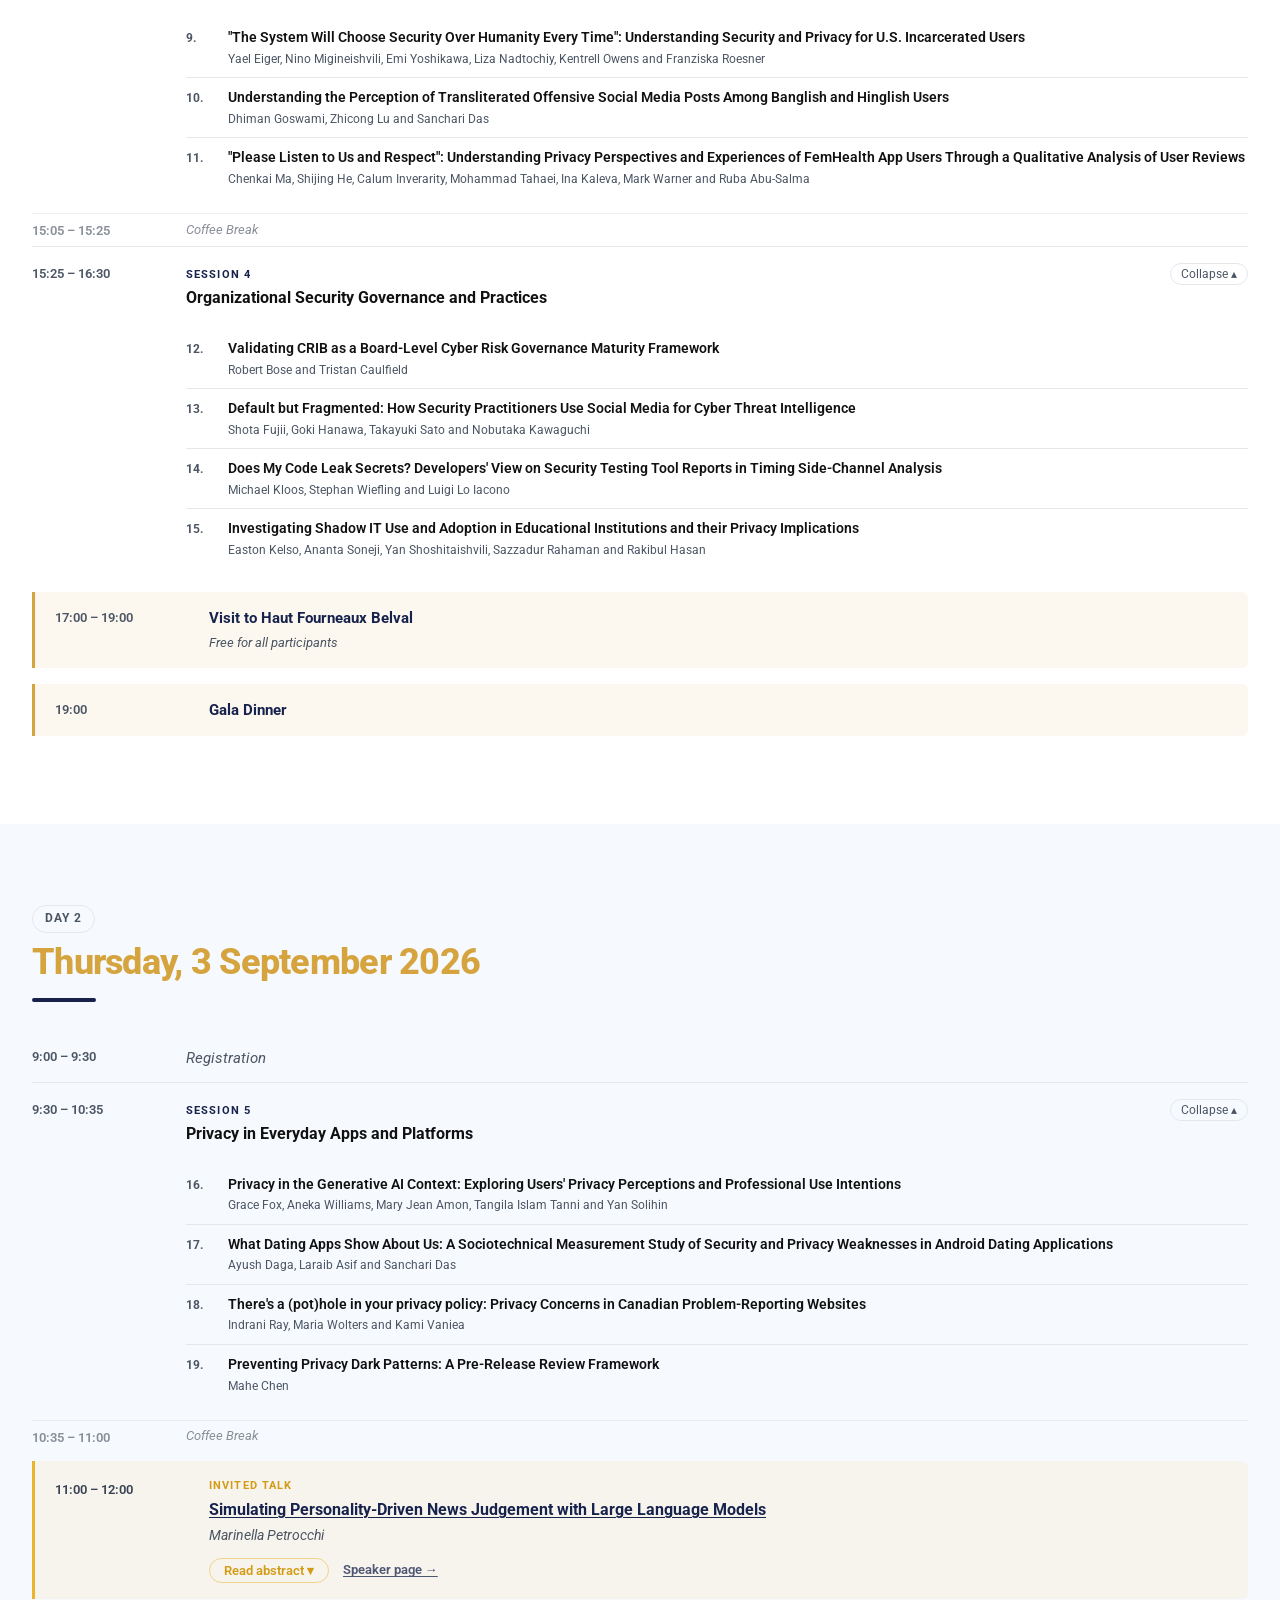
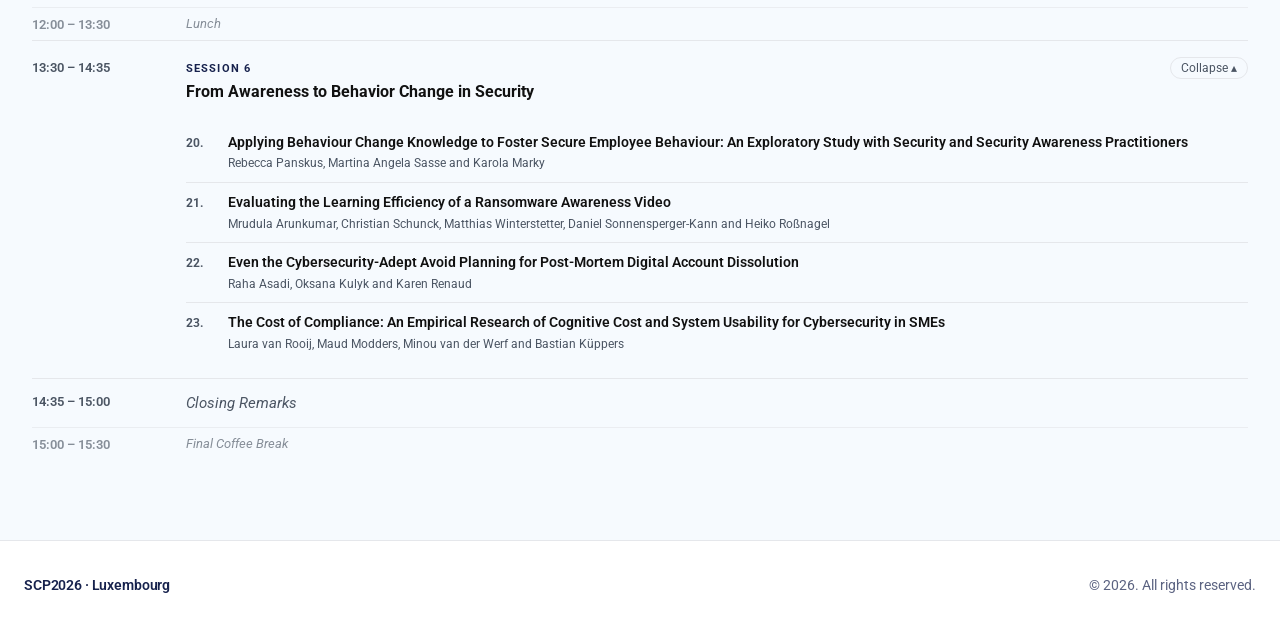
<file: program.html>
<!DOCTYPE html>
<html lang="en">

<head>
  <meta charset="UTF-8" />
  <meta name="viewport" content="width=device-width, initial-scale=1.0" />
  <title>Program — SCP2026</title>
  <link rel="preconnect" href="https://fonts.googleapis.com" />
  <link rel="preconnect" href="https://fonts.gstatic.com" crossorigin />
  <!-- Font: to switch fonts, replace 'Roboto' here and update --font-base in assets/css/style.css -->
  <link href="https://fonts.googleapis.com/css2?family=Roboto:wght@400;500;700;800&display=swap" rel="stylesheet" />
  <link rel="stylesheet" href="/assets/css/style.css" />
</head>

<body>

  <header class="site-header">
    <div class="header-inner">

      <a href="/" class="site-logo">
        <!-- <img src="/assets/img/2026-scp-logo.png" alt="SCP2026 Logo" /> -->
        <img src="/assets/img/SCP2026-logo.svg" alt="SCP2026 Logo" />
      </a>

      <nav class="site-nav" aria-label="Main navigation">
        <a href="/index.html"
          class="nav-link">Home</a>
        <a href="/calls.html"
          class="nav-link">Call for Papers</a>
        <a href="/submission.html"
          class="nav-link">Submission</a>
        <a href="/committee.html"
          class="nav-link">Committees</a>
        <a href="/attend.html"
          class="nav-link">Attend</a>
        <a href="/program.html"
          class="nav-link active">Program</a>
        <a href="/keynotes.html"
          class="nav-link">Keynotes</a>
        <a href="/sponsorship.html"
          class="nav-link">Sponsorship</a>
        <a href="/contact.html"
          class="nav-link">Contact</a>
        <span class="nav-separator" aria-hidden="true">|</span>
        <a href="https://www.linkedin.com/company/scpconference/" class="nav-social-link" target="_blank"
          rel="noopener noreferrer" aria-label="SCP Conference on LinkedIn">
          <img src="/assets/img/linkedin-icon.svg" alt="LinkedIn" />
        </a>
      </nav>

      <button class="mobile-menu-btn" id="mobile-btn" onclick="toggleMenu()" aria-label="Toggle navigation">
        <svg id="icon-open" xmlns="http://www.w3.org/2000/svg" width="22" height="22" viewBox="0 0 24 24" fill="none"
          stroke="currentColor" stroke-width="2" stroke-linecap="round" stroke-linejoin="round">
          <line x1="3" y1="6" x2="21" y2="6" />
          <line x1="3" y1="12" x2="21" y2="12" />
          <line x1="3" y1="18" x2="21" y2="18" />
        </svg>
        <svg id="icon-close" xmlns="http://www.w3.org/2000/svg" width="22" height="22" viewBox="0 0 24 24" fill="none"
          stroke="currentColor" stroke-width="2" stroke-linecap="round" stroke-linejoin="round" style="display:none;">
          <line x1="18" y1="6" x2="6" y2="18" />
          <line x1="6" y1="6" x2="18" y2="18" />
        </svg>
      </button>

    </div>

    <nav class="mobile-nav" id="mobile-nav" aria-label="Mobile navigation">
      <a href="/index.html" >Home</a>
      <a href="/calls.html" >Call for Papers</a>
      <a href="/submission.html" >Submission</a>
      <a href="/committee.html" >Committees</a>
      <a href="/attend.html" >Attend</a>
      <a href="/program.html"  class="active" >Program</a>
      <a href="/keynotes.html" >Keynotes</a>
      <a href="/sponsorship.html" >Sponsorship</a>
      <a href="/contact.html" >Contact</a>
      <a href="https://www.linkedin.com/company/scpconference/" target="_blank" rel="noopener noreferrer">LinkedIn</a>
    </nav>
  </header>

  <main><section class="page-hero">
  <canvas id="hero-canvas" aria-hidden="true"></canvas>
  <div class="page-hero-inner">
    <h1>Program</h1>
    <div class="page-hero-accent" aria-hidden="true"></div>
  </div>

  <!-- Pale Blue Dot Easter egg
       DEBUG MODE ON — remove class "hotspot-debug" once position is correct.
       Adjust top/left to sit exactly on the canvas-drawn Earth dot.
       Current values mirror VIV_EARTH: xFrac=0.74, yFrac=0.46 -->
  <a href="https://science.nasa.gov/photojournal/pale-blue-dot-revisited/" target="_blank" rel="noopener noreferrer"
    class="easter-hotspot pbd-hotspot" style="top: 46%; left: 74%;" aria-label="The Pale Blue Dot — NASA Voyager 1">
    <span class="easter-tooltip">
      <strong>Pale Blue Dot</strong><br>
      Earth, as seen by Voyager 1<br>from 6 billion km away (1990).
    </span>
  </a>
</section>

<script>
  (function () {

    // ┌──────────────────────────────────────────────────────────────────┐
    // │  HERO STYLE — change this ONE value to switch the banner theme.  │
    // │  This file is the layout for every inner page, so changing it    │
    // │  here updates the banner across the whole site instantly.        │
    // │                                                                  │
    // │  'pale-blue-dot'   faithful to the NASA Voyager photograph:      │
    // │                    dark space, warm amber sunbeams,              │
    // │                    tiny humble Earth dot inside a ray band       │
    // │                                                                  │
    // │  'light-voyager'   colourised / bright interpretation:           │
    // │                    powder-blue sky background, wide amber rays   │
    // │                    fanning from top-centre, dark text            │
    // │                                                                  │
    // │  'vivid'           original cool-blue glowing version:           │
    // │                    navy background, blue-white rays,             │
    // │                    large glowing Earth                           │
    // └──────────────────────────────────────────────────────────────────┘
    var HERO_STYLE = 'vivid';

    // ── shared setup ─────────────────────────────────────────────────────
    var canvas = document.getElementById('hero-canvas');
    var ctx = canvas.getContext('2d');
    var W, H, stars = [], t = 0;
    var NUM_STARS = 210;

    // Flip text colour when the background is light
    var h1El = document.querySelector('.page-hero h1');
    var accentEl = document.querySelector('.page-hero-accent');
    if (HERO_STYLE === 'light-voyager') {
      if (h1El) h1El.style.color = '#17224D';
      if (accentEl) accentEl.style.background = 'rgba(23,34,77,0.35)';
    }

    function resize() {
      W = canvas.width = canvas.offsetWidth;
      H = canvas.height = canvas.offsetHeight;
      stars = [];
      for (var i = 0; i < NUM_STARS; i++) {
        stars.push({
          x: Math.random() * W,
          y: Math.random() * H,
          r: Math.random() * 1.1 + 0.25,
          base: Math.random() * 0.55 + 0.25,
          ph: Math.random() * Math.PI * 2,
          spd: Math.random() * 0.25 + 0.08
        });
      }
    }

    function drawStars() {
      ctx.globalCompositeOperation = 'source-over';
      for (var i = 0; i < stars.length; i++) {
        var s = stars[i];
        var op = s.base + Math.sin(t * s.spd + s.ph) * 0.18;
        op = Math.max(0.05, Math.min(1, op));
        ctx.beginPath();
        ctx.arc(s.x, s.y, s.r, 0, Math.PI * 2);
        ctx.fillStyle = 'rgba(255,255,255,' + op + ')';
        ctx.fill();
      }
    }

    // ════════════════════════════════════════════════════════════════════
    //  VERSION: 'light-voyager'
    //  Colourised interpretation — powder-blue sky, soft amber bands
    //  drawn as rotated full-height strips (avoids the wedge-stripe
    //  artefact that the point-source approach creates on a short banner)
    // ════════════════════════════════════════════════════════════════════

    // Each band: cx = centre as fraction of W, hw = half-width as fraction of W
    var LV_BANDS = [
      { cx: 0.08, hw: 0.045, op: 0.22 },
      { cx: 0.22, hw: 0.075, op: 0.32 },
      { cx: 0.38, hw: 0.040, op: 0.18 },
      { cx: 0.55, hw: 0.090, op: 0.38 },  // brightest — Earth sits here
      { cx: 0.70, hw: 0.055, op: 0.26 },
      { cx: 0.84, hw: 0.035, op: 0.17 },
    ];

    // Earth inside the brightest band
    var LV_EARTH = { xFrac: 0.58, yFrac: 0.50, r: 3.0 };

    function lvDrawBackground() {
      ctx.globalCompositeOperation = 'source-over';
      // Powder-blue base — covers the dark CSS hero colour entirely
      var bg = ctx.createLinearGradient(0, 0, 0, H);
      bg.addColorStop(0, '#C2DCED');
      bg.addColorStop(0.5, '#AECFE3');
      bg.addColorStop(1, '#9DC4DA');
      ctx.fillStyle = bg;
      ctx.fillRect(0, 0, W, H);

      // Soft warm radial glow from top-centre (the "sun" above frame)
      var sun = ctx.createRadialGradient(W * 0.5, -H * 0.5, 0, W * 0.5, -H * 0.5, H * 2.8);
      sun.addColorStop(0, 'rgba(255,225,130,0.38)');
      sun.addColorStop(0.3, 'rgba(230,190,90,0.18)');
      sun.addColorStop(0.7, 'rgba(214,164,63,0.06)');
      sun.addColorStop(1, 'rgba(214,164,63,0)');
      ctx.fillStyle = sun;
      ctx.fillRect(0, 0, W, H);
    }

    function lvDrawRays() {
      // Render as rotated full-height soft gradient strips —
      // this fills the full banner width cleanly, no convergence artefacts.
      var ext = H * 3;   // overshoot above/below to cover after rotation

      ctx.save();
      // Tilt ~10° clockwise to angle the bands like Voyager sunbeams
      ctx.translate(W * 0.5, H * 0.5);
      ctx.rotate(0.175);
      ctx.translate(-W * 0.5, -H * 0.5);

      for (var i = 0; i < LV_BANDS.length; i++) {
        var b = LV_BANDS[i];
        var cx = b.cx * W;
        var hw = b.hw * W;

        // Smooth bell-curve falloff: transparent → amber peak → transparent
        var grad = ctx.createLinearGradient(cx - hw, 0, cx + hw, 0);
        grad.addColorStop(0, 'rgba(214,164,63,0)');
        grad.addColorStop(0.25, 'rgba(216,166,65,' + (b.op * 0.55) + ')');
        grad.addColorStop(0.50, 'rgba(222,172,68,' + b.op + ')');
        grad.addColorStop(0.75, 'rgba(216,166,65,' + (b.op * 0.55) + ')');
        grad.addColorStop(1, 'rgba(214,164,63,0)');

        ctx.globalCompositeOperation = 'source-over';
        ctx.fillStyle = grad;
        ctx.fillRect(cx - hw, -ext, hw * 2, H + ext * 2);
      }

      ctx.restore();
    }

    function lvDrawEarth() {
      var ex = LV_EARTH.xFrac * W;
      var ey = LV_EARTH.yFrac * H;
      var er = LV_EARTH.r;

      ctx.globalCompositeOperation = 'source-over';

      // Slightly larger haze to be visible against light background
      var haze = ctx.createRadialGradient(ex, ey, 0, ex, ey, er * 6);
      haze.addColorStop(0, 'rgba(30,100,200,0.28)');
      haze.addColorStop(0.45, 'rgba(50,130,220,0.10)');
      haze.addColorStop(1, 'rgba(50,130,220,0)');
      ctx.beginPath();
      ctx.arc(ex, ey, er * 6, 0, Math.PI * 2);
      ctx.fillStyle = haze;
      ctx.fill();

      // Core: vivid pale-blue so it reads against the bright background
      var dot = ctx.createRadialGradient(ex - er * 0.3, ey - er * 0.3, 0, ex, ey, er);
      dot.addColorStop(0, 'rgba(200,235,255,1)');
      dot.addColorStop(0.5, 'rgba(100,175,240,1)');
      dot.addColorStop(1, 'rgba(60,140,220,0.95)');
      ctx.beginPath();
      ctx.arc(ex, ey, er, 0, Math.PI * 2);
      ctx.fillStyle = dot;
      ctx.fill();
    }

    // ════════════════════════════════════════════════════════════════════
    //  VERSION: 'pale-blue-dot'
    //  Faithful to the Voyager 1 photograph — dark navy, amber sunbeams,
    //  tiny humble Earth dot sitting inside one of the ray bands
    // ════════════════════════════════════════════════════════════════════
    var PBD_RAYS = [
      { angle: 0.33, halfWidth: 12, opacity: 0.10 },
      { angle: 0.40, halfWidth: 32, opacity: 0.14 },
      { angle: 0.47, halfWidth: 18, opacity: 0.11 },
      { angle: 0.55, halfWidth: 44, opacity: 0.18 },
      { angle: 0.63, halfWidth: 20, opacity: 0.10 },
      { angle: 0.70, halfWidth: 9, opacity: 0.07 },
    ];

    var PBD_EARTH = { xFrac: 0.635, yFrac: 0.54, r: 2.1 };

    function pbdDrawBackground() {
      var grad = ctx.createRadialGradient(W * 0.5, H * 0.5, 0, W * 0.5, H * 0.5, Math.max(W, H) * 0.75);
      grad.addColorStop(0, 'rgba(4,8,22,0.0)');
      grad.addColorStop(1, 'rgba(4,8,22,0.45)');
      ctx.globalCompositeOperation = 'source-over';
      ctx.fillStyle = grad;
      ctx.fillRect(0, 0, W, H);
    }

    function pbdDrawRays() {
      var sx = W * 0.04, sy = H * -0.25;
      var len = Math.sqrt(W * W + H * H) * 1.8;

      for (var i = 0; i < PBD_RAYS.length; i++) {
        var ray = PBD_RAYS[i];
        var ca = Math.cos(ray.angle), sa = Math.sin(ray.angle);
        var ex = sx + ca * len, ey = sy + sa * len;
        var px = -sa, py = ca;
        var spread = ray.halfWidth * (len / 70);

        var grad = ctx.createLinearGradient(sx, sy, ex, ey);
        grad.addColorStop(0, 'rgba(214,164,63,' + (ray.opacity * 2.0) + ')');
        grad.addColorStop(0.12, 'rgba(214,164,63,' + (ray.opacity * 1.3) + ')');
        grad.addColorStop(0.50, 'rgba(200,150,55,' + ray.opacity + ')');
        grad.addColorStop(1, 'rgba(180,130,45,0)');

        ctx.save();
        ctx.beginPath();
        ctx.moveTo(sx, sy);
        ctx.lineTo(ex + px * spread, ey + py * spread);
        ctx.lineTo(ex - px * spread, ey - py * spread);
        ctx.closePath();
        ctx.fillStyle = grad;
        ctx.globalCompositeOperation = 'screen';
        ctx.fill();
        ctx.restore();
      }
    }

    function pbdDrawEarth() {
      var ex = PBD_EARTH.xFrac * W;
      var ey = PBD_EARTH.yFrac * H;
      var er = PBD_EARTH.r;

      ctx.globalCompositeOperation = 'source-over';

      var haze = ctx.createRadialGradient(ex, ey, 0, ex, ey, er * 5);
      haze.addColorStop(0, 'rgba(200,230,255,0.30)');
      haze.addColorStop(0.5, 'rgba(190,220,255,0.08)');
      haze.addColorStop(1, 'rgba(190,220,255,0)');
      ctx.beginPath();
      ctx.arc(ex, ey, er * 5, 0, Math.PI * 2);
      ctx.fillStyle = haze;
      ctx.fill();

      var dot = ctx.createRadialGradient(ex - er * 0.3, ey - er * 0.3, 0, ex, ey, er);
      dot.addColorStop(0, 'rgba(240,248,255,1)');
      dot.addColorStop(0.55, 'rgba(190,225,255,1)');
      dot.addColorStop(1, 'rgba(155,200,245,0.90)');
      ctx.beginPath();
      ctx.arc(ex, ey, er, 0, Math.PI * 2);
      ctx.fillStyle = dot;
      ctx.fill();
    }

    // ════════════════════════════════════════════════════════════════════
    //  VERSION: 'vivid'
    //  Original cool-blue glowing version — navy bg, blue-white rays,
    //  large glowing neon-blue Earth
    // ════════════════════════════════════════════════════════════════════
    var VIV_RAYS = [
      { angle: 0.38, halfWidth: 28, opacity: 0.055 },
      { angle: 0.44, halfWidth: 14, opacity: 0.040 },
      { angle: 0.50, halfWidth: 40, opacity: 0.070 },
      { angle: 0.57, halfWidth: 18, opacity: 0.045 },
      { angle: 0.64, halfWidth: 10, opacity: 0.030 },
      { angle: 0.32, halfWidth: 8, opacity: 0.025 },
    ];

    var VIV_EARTH = { xFrac: 0.74, yFrac: 0.46, r: 3.2 };

    function vivDrawRays() {
      var sx = W * 0.05, sy = H * -0.15;
      var len = Math.sqrt(W * W + H * H) * 1.6;

      for (var i = 0; i < VIV_RAYS.length; i++) {
        var ray = VIV_RAYS[i];
        var ca = Math.cos(ray.angle), sa = Math.sin(ray.angle);
        var ex = sx + ca * len, ey = sy + sa * len;
        var px = -sa, py = ca;
        var hw = ray.halfWidth;

        var grad = ctx.createLinearGradient(sx, sy, ex, ey);
        grad.addColorStop(0, 'rgba(200,225,255,' + (ray.opacity * 2.2) + ')');
        grad.addColorStop(0.18, 'rgba(200,225,255,' + ray.opacity + ')');
        grad.addColorStop(1, 'rgba(200,225,255,0)');

        ctx.save();
        ctx.beginPath();
        ctx.moveTo(sx, sy);
        ctx.lineTo(ex + px * hw * (len / 80), ey + py * hw * (len / 80));
        ctx.lineTo(ex - px * hw * (len / 80), ey - py * hw * (len / 80));
        ctx.closePath();
        ctx.fillStyle = grad;
        ctx.globalCompositeOperation = 'screen';
        ctx.fill();
        ctx.restore();
      }
    }

    function vivDrawEarth() {
      var ex = VIV_EARTH.xFrac * W;
      var ey = VIV_EARTH.yFrac * H;
      var er = VIV_EARTH.r;

      ctx.globalCompositeOperation = 'source-over';

      var haze = ctx.createRadialGradient(ex, ey, 0, ex, ey, er * 10);
      haze.addColorStop(0, 'rgba(90,180,255,0.22)');
      haze.addColorStop(0.45, 'rgba(80,160,255,0.07)');
      haze.addColorStop(1, 'rgba(80,160,255,0)');
      ctx.beginPath();
      ctx.arc(ex, ey, er * 10, 0, Math.PI * 2);
      ctx.fillStyle = haze;
      ctx.fill();

      var glow = ctx.createRadialGradient(ex, ey, 0, ex, ey, er * 3.5);
      glow.addColorStop(0, 'rgba(160,215,255,0.65)');
      glow.addColorStop(0.6, 'rgba(100,185,255,0.20)');
      glow.addColorStop(1, 'rgba(100,185,255,0)');
      ctx.beginPath();
      ctx.arc(ex, ey, er * 3.5, 0, Math.PI * 2);
      ctx.fillStyle = glow;
      ctx.fill();

      var dot = ctx.createRadialGradient(ex - er * 0.35, ey - er * 0.35, 0, ex, ey, er);
      dot.addColorStop(0, 'rgba(225,245,255,1)');
      dot.addColorStop(0.5, 'rgba(130,205,255,1)');
      dot.addColorStop(1, 'rgba(75,155,240,0.95)');
      ctx.beginPath();
      ctx.arc(ex, ey, er, 0, Math.PI * 2);
      ctx.fillStyle = dot;
      ctx.fill();
    }

    // ── animation loop ────────────────────────────────────────────────
    function loop() {
      ctx.clearRect(0, 0, W, H);
      t += 0.007;

      if (HERO_STYLE === 'light-voyager') {
        lvDrawBackground();
        lvDrawRays();
        lvDrawEarth();
      } else if (HERO_STYLE === 'pale-blue-dot') {
        pbdDrawBackground();
        pbdDrawRays();
        drawStars();
        pbdDrawEarth();
      } else {                    // 'vivid'
        vivDrawRays();
        drawStars();
        vivDrawEarth();
      }

      requestAnimationFrame(loop);
    }

    resize();
    loop();
    window.addEventListener('resize', resize);
  })();
</script>

<!-- Program data lives in _data/schedule.yml — edit that file to update. -->

<!-- ── Day filter bar ──────────────────────────────────────── -->
<div class="prog-filter-bar" role="tablist" aria-label="Filter by day">
  <button class="prog-filter-btn is-active" role="tab" aria-selected="true" data-filter="all" onclick="progFilter(this,'all')">All days</button>
  <button class="prog-filter-btn" role="tab" aria-selected="false" data-filter="day-1" onclick="progFilter(this,'day-1')">Day 1 — 2 Sep</button>
  <button class="prog-filter-btn" role="tab" aria-selected="false" data-filter="day-2" onclick="progFilter(this,'day-2')">Day 2 — 3 Sep</button>
</div>

<!-- ── Day sections ───────────────────────────────────────── -->

<section class="section-white prog-day-section" data-day="day-1">
  <div class="section-container">

    <div class="prog-day-header">
      <span class="prog-day-pill">Day 1</span>
      <h2 class="section-title" style="margin-bottom:0;">Wednesday, 2 September 2026</h2>
      <div class="section-accent" aria-hidden="true"></div>
    </div>

    <div class="prog-timeline">
      
      

      
      <div class="prog-row prog-admin">
        <div class="prog-time">8:30 – 9:00</div>
        <div class="prog-body">
          <span class="prog-admin-title">Participants gathering &amp; registration</span>
        </div>
      </div>

      
      
      

      
      <div class="prog-row prog-admin">
        <div class="prog-time">9:00 – 9:15</div>
        <div class="prog-body">
          <span class="prog-admin-title">Opening — Chairs' greetings</span>
        </div>
      </div>

      
      
      

      
      <div class="prog-row prog-keynote">
        <div class="prog-time">9:15 – 10:15</div>
        <div class="prog-body">
          <span class="prog-keynote-label">Invited Talk</span>
          <a href="/keynotes.html" class="prog-keynote-title">Usable, Human-Centred, Socio-Technical Security: What Is the Difference?</a>
          <span class="prog-keynote-speaker">M. Angela Sasse</span>
          <div class="prog-keynote-actions">
            
            <button class="prog-abstract-btn" aria-expanded="false" aria-controls="abs-day-1-s3" onclick="progAbstract(this,'abs-day-1-s3')">Read abstract ▾</button>
            
            <a href="/keynotes.html" class="prog-speaker-link">Speaker page →</a>
          </div>
          
          <div id="abs-day-1-s3" class="prog-abstract-panel" role="region" aria-label="Abstract">
            <p>This talk will provide a personal review of 30 years of researching how human behaviour in security, and our community’s efforts to develop effective solutions to protect individuals, organisations and societies from increasing numbers of attacks. Usable security focused on functionality and aesthetics of expert-designed solutions, human-centred security put human needs and preferences at the centre of design. The STS perspective offers a different perspective of the processes involved in security — and I will argue that re-conceptualising security in terms of care, maintenance and tinkering can help organisations.</p>

          </div>
          
        </div>
      </div>

      
      
      

      
      <div class="prog-row prog-break">
        <div class="prog-time">10:15 – 10:35</div>
        <div class="prog-body">
          <span class="prog-break-label">Coffee Break</span>
        </div>
      </div>

      
      
      

      
      <div class="prog-row prog-session">
        <div class="prog-time">10:35 – 11:40</div>
        <div class="prog-body">
          <div class="prog-session-header" onclick="progCollapse(this,'body-day-1-s5')" role="button" aria-expanded="true" aria-controls="body-day-1-s5">
            <div class="prog-session-header-text">
              <span class="prog-session-label">Session 1</span>
              <span class="prog-session-title">Cognitive Biases and Decision-Making in Security</span>
            </div>
            <button class="prog-collapse-btn" tabindex="-1" aria-hidden="true">Collapse ▴</button>
          </div>
          
          <div id="body-day-1-s5" class="prog-session-body is-open">
            <div class="prog-papers-grid">
              
              <div class="prog-paper-card">
                <span class="prog-paper-num">1.</span>
                <div class="prog-paper-content">
                  <span class="prog-paper-title">"Something else to worry about": An Exploratory Study of Deliberate Ignorance Towards Online Security</span>
                  <span class="prog-paper-authors">Jan Magnus Nold, Markus Schöps and Martina Angela Sasse</span>
                </div>
              </div>
              
              <div class="prog-paper-card">
                <span class="prog-paper-num">2.</span>
                <div class="prog-paper-content">
                  <span class="prog-paper-title">Cybersecurity Decision-Making: Ensnared by the Bias Trap</span>
                  <span class="prog-paper-authors">Karl Van der Schyff, Stephen Flowerday and Karen Renaud</span>
                </div>
              </div>
              
              <div class="prog-paper-card">
                <span class="prog-paper-num">3.</span>
                <div class="prog-paper-content">
                  <span class="prog-paper-title">Studying Personality and Attacker Behavior in a Deceptive Multi-Stage Capture-the-Flag Environment</span>
                  <span class="prog-paper-authors">Khalid Alasiri and Rakibul Hasan</span>
                </div>
              </div>
              
              <div class="prog-paper-card">
                <span class="prog-paper-num">4.</span>
                <div class="prog-paper-content">
                  <span class="prog-paper-title">Beyond the Binder: Investigating the Potential of Diagram-based Incident Response Plans in Critical Infrastructure</span>
                  <span class="prog-paper-authors">Vahiny Gnanasekaran and Magdalena Glas</span>
                </div>
              </div>
              
            </div>
          </div>
          
        </div>
      </div>

      
      
      

      
      <div class="prog-row prog-break">
        <div class="prog-time">11:40 – 11:45</div>
        <div class="prog-body">
          <span class="prog-break-label">Technical Break</span>
        </div>
      </div>

      
      
      

      
      <div class="prog-row prog-session">
        <div class="prog-time">11:45 – 12:50</div>
        <div class="prog-body">
          <div class="prog-session-header" onclick="progCollapse(this,'body-day-1-s7')" role="button" aria-expanded="true" aria-controls="body-day-1-s7">
            <div class="prog-session-header-text">
              <span class="prog-session-label">Session 2</span>
              <span class="prog-session-title">Human Factors in Authentication and Verification</span>
            </div>
            <button class="prog-collapse-btn" tabindex="-1" aria-hidden="true">Collapse ▴</button>
          </div>
          
          <div id="body-day-1-s7" class="prog-session-body is-open">
            <div class="prog-papers-grid">
              
              <div class="prog-paper-card">
                <span class="prog-paper-num">5.</span>
                <div class="prog-paper-content">
                  <span class="prog-paper-title">Verifying the Fraud: German Users' Proficiency in (Not) Identifying Online Banking Manipulations</span>
                  <span class="prog-paper-authors">Franziska Bumiller, Rolf Lehnert, Julia Wunder, Freya Gassmann and Zinaida Benenson</span>
                </div>
              </div>
              
              <div class="prog-paper-card">
                <span class="prog-paper-num">6.</span>
                <div class="prog-paper-content">
                  <span class="prog-paper-title">Formal Modeling and Analysis of Human Memory Lapses in Security Ceremonies</span>
                  <span class="prog-paper-authors">Ioana Sandu, Rishabh Kar, Megha Quamara, Antonio Balordi and Luca Viganò</span>
                </div>
              </div>
              
              <div class="prog-paper-card">
                <span class="prog-paper-num">7.</span>
                <div class="prog-paper-content">
                  <span class="prog-paper-title">The (Un)suitability of Passwords and Password Managers in Virtual Reality</span>
                  <span class="prog-paper-authors">Emiram Kablo, Yorick Last, Patricia Arias Cabarcos and Melanie Volkamer</span>
                </div>
              </div>
              
              <div class="prog-paper-card">
                <span class="prog-paper-num">8.</span>
                <div class="prog-paper-content">
                  <span class="prog-paper-title">PGP and S/MIME in the Age of Multi-Device Email Usage: "Admittedly, an outrageously confusing system."</span>
                  <span class="prog-paper-authors">Katharina Schiller, Andreas Herrmannsdörfer, Zinaida Benenson and Florian Adamsky</span>
                </div>
              </div>
              
            </div>
          </div>
          
        </div>
      </div>

      
      
      

      
      <div class="prog-row prog-break">
        <div class="prog-time">12:50 – 14:20</div>
        <div class="prog-body">
          <span class="prog-break-label">Lunch</span>
        </div>
      </div>

      
      
      

      
      <div class="prog-row prog-session">
        <div class="prog-time">14:20 – 15:05</div>
        <div class="prog-body">
          <div class="prog-session-header" onclick="progCollapse(this,'body-day-1-s9')" role="button" aria-expanded="true" aria-controls="body-day-1-s9">
            <div class="prog-session-header-text">
              <span class="prog-session-label">Session 3</span>
              <span class="prog-session-title">Security and Privacy for Diverse and Vulnerable Users</span>
            </div>
            <button class="prog-collapse-btn" tabindex="-1" aria-hidden="true">Collapse ▴</button>
          </div>
          
          <div id="body-day-1-s9" class="prog-session-body is-open">
            <div class="prog-papers-grid">
              
              <div class="prog-paper-card">
                <span class="prog-paper-num">9.</span>
                <div class="prog-paper-content">
                  <span class="prog-paper-title">"The System Will Choose Security Over Humanity Every Time": Understanding Security and Privacy for U.S. Incarcerated Users</span>
                  <span class="prog-paper-authors">Yael Eiger, Nino Migineishvili, Emi Yoshikawa, Liza Nadtochiy, Kentrell Owens and Franziska Roesner</span>
                </div>
              </div>
              
              <div class="prog-paper-card">
                <span class="prog-paper-num">10.</span>
                <div class="prog-paper-content">
                  <span class="prog-paper-title">Understanding the Perception of Transliterated Offensive Social Media Posts Among Banglish and Hinglish Users</span>
                  <span class="prog-paper-authors">Dhiman Goswami, Zhicong Lu and Sanchari Das</span>
                </div>
              </div>
              
              <div class="prog-paper-card">
                <span class="prog-paper-num">11.</span>
                <div class="prog-paper-content">
                  <span class="prog-paper-title">"Please Listen to Us and Respect": Understanding Privacy Perspectives and Experiences of FemHealth App Users Through a Qualitative Analysis of User Reviews</span>
                  <span class="prog-paper-authors">Chenkai Ma, Shijing He, Calum Inverarity, Mohammad Tahaei, Ina Kaleva, Mark Warner and Ruba Abu-Salma</span>
                </div>
              </div>
              
            </div>
          </div>
          
        </div>
      </div>

      
      
      

      
      <div class="prog-row prog-break">
        <div class="prog-time">15:05 – 15:25</div>
        <div class="prog-body">
          <span class="prog-break-label">Coffee Break</span>
        </div>
      </div>

      
      
      

      
      <div class="prog-row prog-session">
        <div class="prog-time">15:25 – 16:30</div>
        <div class="prog-body">
          <div class="prog-session-header" onclick="progCollapse(this,'body-day-1-s11')" role="button" aria-expanded="true" aria-controls="body-day-1-s11">
            <div class="prog-session-header-text">
              <span class="prog-session-label">Session 4</span>
              <span class="prog-session-title">Organizational Security Governance and Practices</span>
            </div>
            <button class="prog-collapse-btn" tabindex="-1" aria-hidden="true">Collapse ▴</button>
          </div>
          
          <div id="body-day-1-s11" class="prog-session-body is-open">
            <div class="prog-papers-grid">
              
              <div class="prog-paper-card">
                <span class="prog-paper-num">12.</span>
                <div class="prog-paper-content">
                  <span class="prog-paper-title">Validating CRIB as a Board-Level Cyber Risk Governance Maturity Framework</span>
                  <span class="prog-paper-authors">Robert Bose and Tristan Caulfield</span>
                </div>
              </div>
              
              <div class="prog-paper-card">
                <span class="prog-paper-num">13.</span>
                <div class="prog-paper-content">
                  <span class="prog-paper-title">Default but Fragmented: How Security Practitioners Use Social Media for Cyber Threat Intelligence</span>
                  <span class="prog-paper-authors">Shota Fujii, Goki Hanawa, Takayuki Sato and Nobutaka Kawaguchi</span>
                </div>
              </div>
              
              <div class="prog-paper-card">
                <span class="prog-paper-num">14.</span>
                <div class="prog-paper-content">
                  <span class="prog-paper-title">Does My Code Leak Secrets? Developers' View on Security Testing Tool Reports in Timing Side-Channel Analysis</span>
                  <span class="prog-paper-authors">Michael Kloos, Stephan Wiefling and Luigi Lo Iacono</span>
                </div>
              </div>
              
              <div class="prog-paper-card">
                <span class="prog-paper-num">15.</span>
                <div class="prog-paper-content">
                  <span class="prog-paper-title">Investigating Shadow IT Use and Adoption in Educational Institutions and their Privacy Implications</span>
                  <span class="prog-paper-authors">Easton Kelso, Ananta Soneji, Yan Shoshitaishvili, Sazzadur Rahaman and Rakibul Hasan</span>
                </div>
              </div>
              
            </div>
          </div>
          
        </div>
      </div>

      
      
      

      
      <div class="prog-row prog-social">
        <div class="prog-time">17:00 – 19:00</div>
        <div class="prog-body">
          <span class="prog-social-title">Visit to Haut Fourneaux Belval</span>
          <span class="prog-note">Free for all participants</span>
        </div>
      </div>

      
      
      

      
      <div class="prog-row prog-social">
        <div class="prog-time">19:00</div>
        <div class="prog-body">
          <span class="prog-social-title">Gala Dinner</span>
          
        </div>
      </div>

      
      
    </div>

  </div>
</section>

<section class="section-surface prog-day-section" data-day="day-2">
  <div class="section-container">

    <div class="prog-day-header">
      <span class="prog-day-pill">Day 2</span>
      <h2 class="section-title" style="margin-bottom:0;">Thursday, 3 September 2026</h2>
      <div class="section-accent" aria-hidden="true"></div>
    </div>

    <div class="prog-timeline">
      
      

      
      <div class="prog-row prog-admin">
        <div class="prog-time">9:00 – 9:30</div>
        <div class="prog-body">
          <span class="prog-admin-title">Registration</span>
        </div>
      </div>

      
      
      

      
      <div class="prog-row prog-session">
        <div class="prog-time">9:30 – 10:35</div>
        <div class="prog-body">
          <div class="prog-session-header" onclick="progCollapse(this,'body-day-2-s2')" role="button" aria-expanded="true" aria-controls="body-day-2-s2">
            <div class="prog-session-header-text">
              <span class="prog-session-label">Session 5</span>
              <span class="prog-session-title">Privacy in Everyday Apps and Platforms</span>
            </div>
            <button class="prog-collapse-btn" tabindex="-1" aria-hidden="true">Collapse ▴</button>
          </div>
          
          <div id="body-day-2-s2" class="prog-session-body is-open">
            <div class="prog-papers-grid">
              
              <div class="prog-paper-card">
                <span class="prog-paper-num">16.</span>
                <div class="prog-paper-content">
                  <span class="prog-paper-title">Privacy in the Generative AI Context: Exploring Users' Privacy Perceptions and Professional Use Intentions</span>
                  <span class="prog-paper-authors">Grace Fox, Aneka Williams, Mary Jean Amon, Tangila Islam Tanni and Yan Solihin</span>
                </div>
              </div>
              
              <div class="prog-paper-card">
                <span class="prog-paper-num">17.</span>
                <div class="prog-paper-content">
                  <span class="prog-paper-title">What Dating Apps Show About Us: A Sociotechnical Measurement Study of Security and Privacy Weaknesses in Android Dating Applications</span>
                  <span class="prog-paper-authors">Ayush Daga, Laraib Asif and Sanchari Das</span>
                </div>
              </div>
              
              <div class="prog-paper-card">
                <span class="prog-paper-num">18.</span>
                <div class="prog-paper-content">
                  <span class="prog-paper-title">There's a (pot)hole in your privacy policy: Privacy Concerns in Canadian Problem-Reporting Websites</span>
                  <span class="prog-paper-authors">Indrani Ray, Maria Wolters and Kami Vaniea</span>
                </div>
              </div>
              
              <div class="prog-paper-card">
                <span class="prog-paper-num">19.</span>
                <div class="prog-paper-content">
                  <span class="prog-paper-title">Preventing Privacy Dark Patterns: A Pre-Release Review Framework</span>
                  <span class="prog-paper-authors">Mahe Chen</span>
                </div>
              </div>
              
            </div>
          </div>
          
        </div>
      </div>

      
      
      

      
      <div class="prog-row prog-break">
        <div class="prog-time">10:35 – 11:00</div>
        <div class="prog-body">
          <span class="prog-break-label">Coffee Break</span>
        </div>
      </div>

      
      
      

      
      <div class="prog-row prog-keynote">
        <div class="prog-time">11:00 – 12:00</div>
        <div class="prog-body">
          <span class="prog-keynote-label">Invited Talk</span>
          <a href="/keynotes.html" class="prog-keynote-title">Simulating Personality-Driven News Judgement with Large Language Models</a>
          <span class="prog-keynote-speaker">Marinella Petrocchi</span>
          <div class="prog-keynote-actions">
            
            <button class="prog-abstract-btn" aria-expanded="false" aria-controls="abs-day-2-s4" onclick="progAbstract(this,'abs-day-2-s4')">Read abstract ▾</button>
            
            <a href="/keynotes.html" class="prog-speaker-link">Speaker page →</a>
          </div>
          
          <div id="abs-day-2-s4" class="prog-abstract-panel" role="region" aria-label="Abstract">
            <p>Large language models are increasingly used to simulate human decision-making. In this talk, I examine whether personality-aligned LLM “agents”, endowed with Big-Five profiles, can reproduce human differences in news judgement — the ability to rate true news as accurate and false news as inaccurate. Using existing datasets where human participants with known personality traits evaluated political headlines, we create matching LLM agents and compare their responses with human patterns. I will present where trait effects (e.g., Agreeableness, Conscientiousness, Open-Mindedness) are echoed by LLMs, where they diverge, and how personality conditioning changes overall accuracy ratings across different prompt formats and model settings. This offers a cautious view of what current LLMs can and cannot tell us about personality-driven susceptibility to misinformation.</p>

          </div>
          
        </div>
      </div>

      
      
      

      
      <div class="prog-row prog-break">
        <div class="prog-time">12:00 – 13:30</div>
        <div class="prog-body">
          <span class="prog-break-label">Lunch</span>
        </div>
      </div>

      
      
      

      
      <div class="prog-row prog-session">
        <div class="prog-time">13:30 – 14:35</div>
        <div class="prog-body">
          <div class="prog-session-header" onclick="progCollapse(this,'body-day-2-s6')" role="button" aria-expanded="true" aria-controls="body-day-2-s6">
            <div class="prog-session-header-text">
              <span class="prog-session-label">Session 6</span>
              <span class="prog-session-title">From Awareness to Behavior Change in Security</span>
            </div>
            <button class="prog-collapse-btn" tabindex="-1" aria-hidden="true">Collapse ▴</button>
          </div>
          
          <div id="body-day-2-s6" class="prog-session-body is-open">
            <div class="prog-papers-grid">
              
              <div class="prog-paper-card">
                <span class="prog-paper-num">20.</span>
                <div class="prog-paper-content">
                  <span class="prog-paper-title">Applying Behaviour Change Knowledge to Foster Secure Employee Behaviour: An Exploratory Study with Security and Security Awareness Practitioners</span>
                  <span class="prog-paper-authors">Rebecca Panskus, Martina Angela Sasse and Karola Marky</span>
                </div>
              </div>
              
              <div class="prog-paper-card">
                <span class="prog-paper-num">21.</span>
                <div class="prog-paper-content">
                  <span class="prog-paper-title">Evaluating the Learning Efficiency of a Ransomware Awareness Video</span>
                  <span class="prog-paper-authors">Mrudula Arunkumar, Christian Schunck, Matthias Winterstetter, Daniel Sonnensperger-Kann and Heiko Roßnagel</span>
                </div>
              </div>
              
              <div class="prog-paper-card">
                <span class="prog-paper-num">22.</span>
                <div class="prog-paper-content">
                  <span class="prog-paper-title">Even the Cybersecurity-Adept Avoid Planning for Post-Mortem Digital Account Dissolution</span>
                  <span class="prog-paper-authors">Raha Asadi, Oksana Kulyk and Karen Renaud</span>
                </div>
              </div>
              
              <div class="prog-paper-card">
                <span class="prog-paper-num">23.</span>
                <div class="prog-paper-content">
                  <span class="prog-paper-title">The Cost of Compliance: An Empirical Research of Cognitive Cost and System Usability for Cybersecurity in SMEs</span>
                  <span class="prog-paper-authors">Laura van Rooij, Maud Modders, Minou van der Werf and Bastian Küppers</span>
                </div>
              </div>
              
            </div>
          </div>
          
        </div>
      </div>

      
      
      

      
      <div class="prog-row prog-admin">
        <div class="prog-time">14:35 – 15:00</div>
        <div class="prog-body">
          <span class="prog-admin-title">Closing Remarks</span>
        </div>
      </div>

      
      
      

      
      <div class="prog-row prog-break">
        <div class="prog-time">15:00 – 15:30</div>
        <div class="prog-body">
          <span class="prog-break-label">Final Coffee Break</span>
        </div>
      </div>

      
      
    </div>

  </div>
</section>

<script>
/* ── Day filter ── */
function progFilter(btn, day) {
  document.querySelectorAll('.prog-filter-btn').forEach(function(b) {
    b.classList.remove('is-active');
    b.setAttribute('aria-selected', 'false');
  });
  btn.classList.add('is-active');
  btn.setAttribute('aria-selected', 'true');
  document.querySelectorAll('.prog-day-section').forEach(function(sec) {
    sec.style.display = (day === 'all' || sec.dataset.day === day) ? '' : 'none';
  });
}

/* ── Abstract expand ── */
function progAbstract(btn, panelId) {
  var panel = document.getElementById(panelId);
  var open = panel.classList.toggle('is-open');
  btn.setAttribute('aria-expanded', open);
  btn.textContent = open ? 'Hide abstract ▴' : 'Read abstract ▾';
}

/* ── Session collapse ── */
function progCollapse(header, bodyId) {
  var body = document.getElementById(bodyId);
  var btn  = header.querySelector('.prog-collapse-btn');
  var open = body.classList.toggle('is-open');
  header.setAttribute('aria-expanded', open);
  btn.textContent = open ? 'Collapse ▴' : 'Expand ▾';
}
</script>

</main>

  <footer class="site-footer">
    <div class="footer-inner">
      <div class="footer-brand">
        <p style="font-weight:600; letter-spacing:-0.01em;">SCP2026 · Luxembourg</p>
        
      </div>
      <p class="footer-copy">© 2026. All rights reserved.</p>
      
    </div>
  </footer>

  <script>
    function toggleMenu() {
      var nav = document.getElementById('mobile-nav');
      var open = document.getElementById('icon-open');
      var close = document.getElementById('icon-close');
      var isOpen = nav.classList.toggle('open');
      open.style.display = isOpen ? 'none' : '';
      close.style.display = isOpen ? '' : 'none';
    }
  </script>

</body>

</html>
</file>
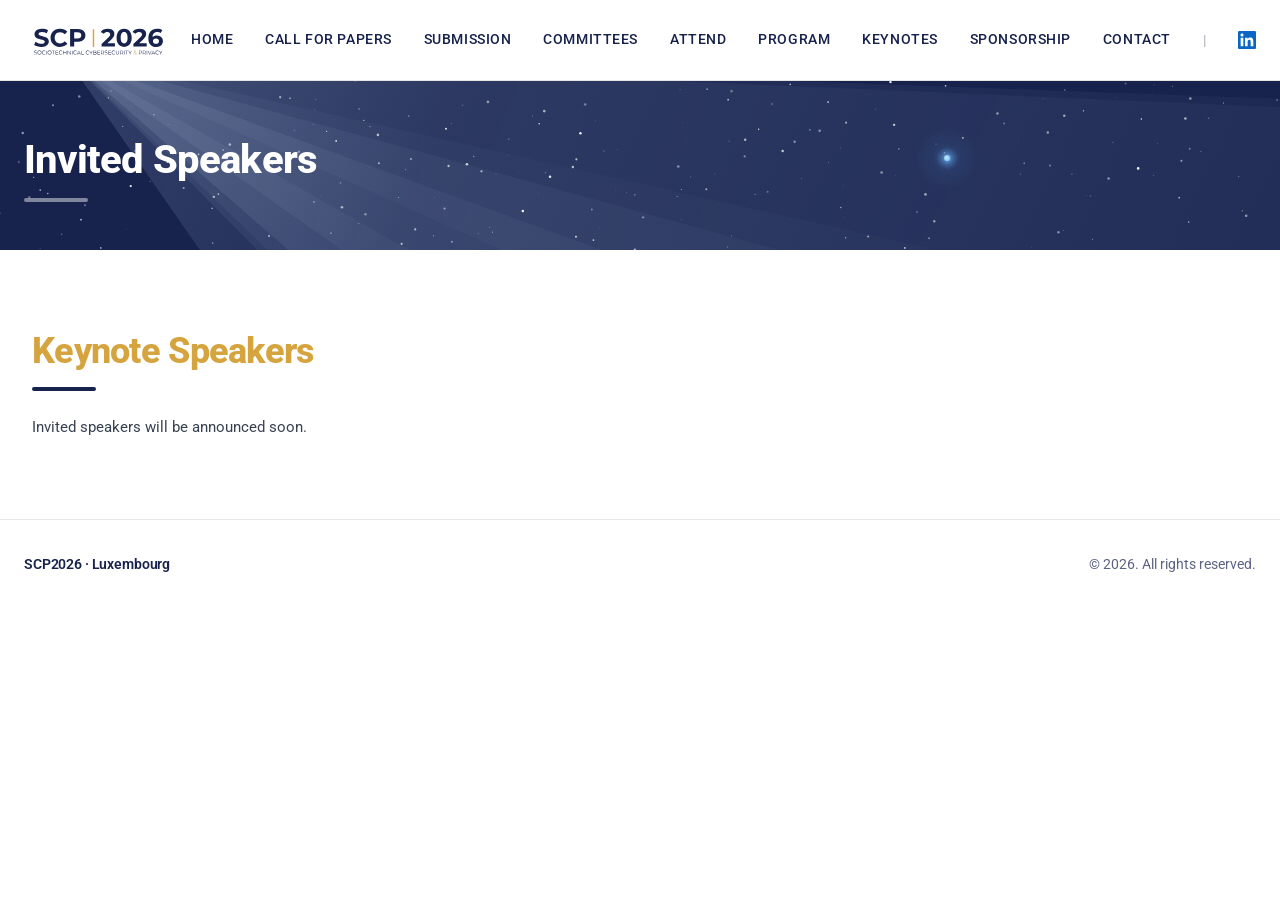
<file: speakers.html>
<!DOCTYPE html>
<html lang="en">

<head>
  <meta charset="UTF-8" />
  <meta name="viewport" content="width=device-width, initial-scale=1.0" />
  <title>Invited Speakers — SCP2026</title>
  <link rel="preconnect" href="https://fonts.googleapis.com" />
  <link rel="preconnect" href="https://fonts.gstatic.com" crossorigin />
  <!-- Font: to switch fonts, replace 'Roboto' here and update --font-base in assets/css/style.css -->
  <link href="https://fonts.googleapis.com/css2?family=Roboto:wght@400;500;700;800&display=swap" rel="stylesheet" />
  <link rel="stylesheet" href="/assets/css/style.css" />
</head>

<body>

  <header class="site-header">
    <div class="header-inner">

      <a href="/" class="site-logo">
        <!-- <img src="/assets/img/2026-scp-logo.png" alt="SCP2026 Logo" /> -->
        <img src="/assets/img/SCP2026-logo.svg" alt="SCP2026 Logo" />
      </a>

      <nav class="site-nav" aria-label="Main navigation">
        <a href="/index.html"
          class="nav-link">Home</a>
        <a href="/calls.html"
          class="nav-link">Call for Papers</a>
        <a href="/submission.html"
          class="nav-link">Submission</a>
        <a href="/committee.html"
          class="nav-link">Committees</a>
        <a href="/attend.html"
          class="nav-link">Attend</a>
        <a href="/program.html"
          class="nav-link">Program</a>
        <a href="/keynotes.html"
          class="nav-link">Keynotes</a>
        <a href="/sponsorship.html"
          class="nav-link">Sponsorship</a>
        <a href="/contact.html"
          class="nav-link">Contact</a>
        <span class="nav-separator" aria-hidden="true">|</span>
        <a href="https://www.linkedin.com/company/scpconference/" class="nav-social-link" target="_blank"
          rel="noopener noreferrer" aria-label="SCP Conference on LinkedIn">
          <img src="/assets/img/linkedin-icon.svg" alt="LinkedIn" />
        </a>
      </nav>

      <button class="mobile-menu-btn" id="mobile-btn" onclick="toggleMenu()" aria-label="Toggle navigation">
        <svg id="icon-open" xmlns="http://www.w3.org/2000/svg" width="22" height="22" viewBox="0 0 24 24" fill="none"
          stroke="currentColor" stroke-width="2" stroke-linecap="round" stroke-linejoin="round">
          <line x1="3" y1="6" x2="21" y2="6" />
          <line x1="3" y1="12" x2="21" y2="12" />
          <line x1="3" y1="18" x2="21" y2="18" />
        </svg>
        <svg id="icon-close" xmlns="http://www.w3.org/2000/svg" width="22" height="22" viewBox="0 0 24 24" fill="none"
          stroke="currentColor" stroke-width="2" stroke-linecap="round" stroke-linejoin="round" style="display:none;">
          <line x1="18" y1="6" x2="6" y2="18" />
          <line x1="6" y1="6" x2="18" y2="18" />
        </svg>
      </button>

    </div>

    <nav class="mobile-nav" id="mobile-nav" aria-label="Mobile navigation">
      <a href="/index.html" >Home</a>
      <a href="/calls.html" >Call for Papers</a>
      <a href="/submission.html" >Submission</a>
      <a href="/committee.html" >Committees</a>
      <a href="/attend.html" >Attend</a>
      <a href="/program.html" >Program</a>
      <a href="/keynotes.html" >Keynotes</a>
      <a href="/sponsorship.html" >Sponsorship</a>
      <a href="/contact.html" >Contact</a>
      <a href="https://www.linkedin.com/company/scpconference/" target="_blank" rel="noopener noreferrer">LinkedIn</a>
    </nav>
  </header>

  <main><section class="page-hero">
  <canvas id="hero-canvas" aria-hidden="true"></canvas>
  <div class="page-hero-inner">
    <h1>Invited Speakers</h1>
    <div class="page-hero-accent" aria-hidden="true"></div>
  </div>

  <!-- Pale Blue Dot Easter egg
       DEBUG MODE ON — remove class "hotspot-debug" once position is correct.
       Adjust top/left to sit exactly on the canvas-drawn Earth dot.
       Current values mirror VIV_EARTH: xFrac=0.74, yFrac=0.46 -->
  <a href="https://science.nasa.gov/photojournal/pale-blue-dot-revisited/" target="_blank" rel="noopener noreferrer"
    class="easter-hotspot pbd-hotspot" style="top: 46%; left: 74%;" aria-label="The Pale Blue Dot — NASA Voyager 1">
    <span class="easter-tooltip">
      <strong>Pale Blue Dot</strong><br>
      Earth, as seen by Voyager 1<br>from 6 billion km away (1990).
    </span>
  </a>
</section>

<script>
  (function () {

    // ┌──────────────────────────────────────────────────────────────────┐
    // │  HERO STYLE — change this ONE value to switch the banner theme.  │
    // │  This file is the layout for every inner page, so changing it    │
    // │  here updates the banner across the whole site instantly.        │
    // │                                                                  │
    // │  'pale-blue-dot'   faithful to the NASA Voyager photograph:      │
    // │                    dark space, warm amber sunbeams,              │
    // │                    tiny humble Earth dot inside a ray band       │
    // │                                                                  │
    // │  'light-voyager'   colourised / bright interpretation:           │
    // │                    powder-blue sky background, wide amber rays   │
    // │                    fanning from top-centre, dark text            │
    // │                                                                  │
    // │  'vivid'           original cool-blue glowing version:           │
    // │                    navy background, blue-white rays,             │
    // │                    large glowing Earth                           │
    // └──────────────────────────────────────────────────────────────────┘
    var HERO_STYLE = 'vivid';

    // ── shared setup ─────────────────────────────────────────────────────
    var canvas = document.getElementById('hero-canvas');
    var ctx = canvas.getContext('2d');
    var W, H, stars = [], t = 0;
    var NUM_STARS = 210;

    // Flip text colour when the background is light
    var h1El = document.querySelector('.page-hero h1');
    var accentEl = document.querySelector('.page-hero-accent');
    if (HERO_STYLE === 'light-voyager') {
      if (h1El) h1El.style.color = '#17224D';
      if (accentEl) accentEl.style.background = 'rgba(23,34,77,0.35)';
    }

    function resize() {
      W = canvas.width = canvas.offsetWidth;
      H = canvas.height = canvas.offsetHeight;
      stars = [];
      for (var i = 0; i < NUM_STARS; i++) {
        stars.push({
          x: Math.random() * W,
          y: Math.random() * H,
          r: Math.random() * 1.1 + 0.25,
          base: Math.random() * 0.55 + 0.25,
          ph: Math.random() * Math.PI * 2,
          spd: Math.random() * 0.25 + 0.08
        });
      }
    }

    function drawStars() {
      ctx.globalCompositeOperation = 'source-over';
      for (var i = 0; i < stars.length; i++) {
        var s = stars[i];
        var op = s.base + Math.sin(t * s.spd + s.ph) * 0.18;
        op = Math.max(0.05, Math.min(1, op));
        ctx.beginPath();
        ctx.arc(s.x, s.y, s.r, 0, Math.PI * 2);
        ctx.fillStyle = 'rgba(255,255,255,' + op + ')';
        ctx.fill();
      }
    }

    // ════════════════════════════════════════════════════════════════════
    //  VERSION: 'light-voyager'
    //  Colourised interpretation — powder-blue sky, soft amber bands
    //  drawn as rotated full-height strips (avoids the wedge-stripe
    //  artefact that the point-source approach creates on a short banner)
    // ════════════════════════════════════════════════════════════════════

    // Each band: cx = centre as fraction of W, hw = half-width as fraction of W
    var LV_BANDS = [
      { cx: 0.08, hw: 0.045, op: 0.22 },
      { cx: 0.22, hw: 0.075, op: 0.32 },
      { cx: 0.38, hw: 0.040, op: 0.18 },
      { cx: 0.55, hw: 0.090, op: 0.38 },  // brightest — Earth sits here
      { cx: 0.70, hw: 0.055, op: 0.26 },
      { cx: 0.84, hw: 0.035, op: 0.17 },
    ];

    // Earth inside the brightest band
    var LV_EARTH = { xFrac: 0.58, yFrac: 0.50, r: 3.0 };

    function lvDrawBackground() {
      ctx.globalCompositeOperation = 'source-over';
      // Powder-blue base — covers the dark CSS hero colour entirely
      var bg = ctx.createLinearGradient(0, 0, 0, H);
      bg.addColorStop(0, '#C2DCED');
      bg.addColorStop(0.5, '#AECFE3');
      bg.addColorStop(1, '#9DC4DA');
      ctx.fillStyle = bg;
      ctx.fillRect(0, 0, W, H);

      // Soft warm radial glow from top-centre (the "sun" above frame)
      var sun = ctx.createRadialGradient(W * 0.5, -H * 0.5, 0, W * 0.5, -H * 0.5, H * 2.8);
      sun.addColorStop(0, 'rgba(255,225,130,0.38)');
      sun.addColorStop(0.3, 'rgba(230,190,90,0.18)');
      sun.addColorStop(0.7, 'rgba(214,164,63,0.06)');
      sun.addColorStop(1, 'rgba(214,164,63,0)');
      ctx.fillStyle = sun;
      ctx.fillRect(0, 0, W, H);
    }

    function lvDrawRays() {
      // Render as rotated full-height soft gradient strips —
      // this fills the full banner width cleanly, no convergence artefacts.
      var ext = H * 3;   // overshoot above/below to cover after rotation

      ctx.save();
      // Tilt ~10° clockwise to angle the bands like Voyager sunbeams
      ctx.translate(W * 0.5, H * 0.5);
      ctx.rotate(0.175);
      ctx.translate(-W * 0.5, -H * 0.5);

      for (var i = 0; i < LV_BANDS.length; i++) {
        var b = LV_BANDS[i];
        var cx = b.cx * W;
        var hw = b.hw * W;

        // Smooth bell-curve falloff: transparent → amber peak → transparent
        var grad = ctx.createLinearGradient(cx - hw, 0, cx + hw, 0);
        grad.addColorStop(0, 'rgba(214,164,63,0)');
        grad.addColorStop(0.25, 'rgba(216,166,65,' + (b.op * 0.55) + ')');
        grad.addColorStop(0.50, 'rgba(222,172,68,' + b.op + ')');
        grad.addColorStop(0.75, 'rgba(216,166,65,' + (b.op * 0.55) + ')');
        grad.addColorStop(1, 'rgba(214,164,63,0)');

        ctx.globalCompositeOperation = 'source-over';
        ctx.fillStyle = grad;
        ctx.fillRect(cx - hw, -ext, hw * 2, H + ext * 2);
      }

      ctx.restore();
    }

    function lvDrawEarth() {
      var ex = LV_EARTH.xFrac * W;
      var ey = LV_EARTH.yFrac * H;
      var er = LV_EARTH.r;

      ctx.globalCompositeOperation = 'source-over';

      // Slightly larger haze to be visible against light background
      var haze = ctx.createRadialGradient(ex, ey, 0, ex, ey, er * 6);
      haze.addColorStop(0, 'rgba(30,100,200,0.28)');
      haze.addColorStop(0.45, 'rgba(50,130,220,0.10)');
      haze.addColorStop(1, 'rgba(50,130,220,0)');
      ctx.beginPath();
      ctx.arc(ex, ey, er * 6, 0, Math.PI * 2);
      ctx.fillStyle = haze;
      ctx.fill();

      // Core: vivid pale-blue so it reads against the bright background
      var dot = ctx.createRadialGradient(ex - er * 0.3, ey - er * 0.3, 0, ex, ey, er);
      dot.addColorStop(0, 'rgba(200,235,255,1)');
      dot.addColorStop(0.5, 'rgba(100,175,240,1)');
      dot.addColorStop(1, 'rgba(60,140,220,0.95)');
      ctx.beginPath();
      ctx.arc(ex, ey, er, 0, Math.PI * 2);
      ctx.fillStyle = dot;
      ctx.fill();
    }

    // ════════════════════════════════════════════════════════════════════
    //  VERSION: 'pale-blue-dot'
    //  Faithful to the Voyager 1 photograph — dark navy, amber sunbeams,
    //  tiny humble Earth dot sitting inside one of the ray bands
    // ════════════════════════════════════════════════════════════════════
    var PBD_RAYS = [
      { angle: 0.33, halfWidth: 12, opacity: 0.10 },
      { angle: 0.40, halfWidth: 32, opacity: 0.14 },
      { angle: 0.47, halfWidth: 18, opacity: 0.11 },
      { angle: 0.55, halfWidth: 44, opacity: 0.18 },
      { angle: 0.63, halfWidth: 20, opacity: 0.10 },
      { angle: 0.70, halfWidth: 9, opacity: 0.07 },
    ];

    var PBD_EARTH = { xFrac: 0.635, yFrac: 0.54, r: 2.1 };

    function pbdDrawBackground() {
      var grad = ctx.createRadialGradient(W * 0.5, H * 0.5, 0, W * 0.5, H * 0.5, Math.max(W, H) * 0.75);
      grad.addColorStop(0, 'rgba(4,8,22,0.0)');
      grad.addColorStop(1, 'rgba(4,8,22,0.45)');
      ctx.globalCompositeOperation = 'source-over';
      ctx.fillStyle = grad;
      ctx.fillRect(0, 0, W, H);
    }

    function pbdDrawRays() {
      var sx = W * 0.04, sy = H * -0.25;
      var len = Math.sqrt(W * W + H * H) * 1.8;

      for (var i = 0; i < PBD_RAYS.length; i++) {
        var ray = PBD_RAYS[i];
        var ca = Math.cos(ray.angle), sa = Math.sin(ray.angle);
        var ex = sx + ca * len, ey = sy + sa * len;
        var px = -sa, py = ca;
        var spread = ray.halfWidth * (len / 70);

        var grad = ctx.createLinearGradient(sx, sy, ex, ey);
        grad.addColorStop(0, 'rgba(214,164,63,' + (ray.opacity * 2.0) + ')');
        grad.addColorStop(0.12, 'rgba(214,164,63,' + (ray.opacity * 1.3) + ')');
        grad.addColorStop(0.50, 'rgba(200,150,55,' + ray.opacity + ')');
        grad.addColorStop(1, 'rgba(180,130,45,0)');

        ctx.save();
        ctx.beginPath();
        ctx.moveTo(sx, sy);
        ctx.lineTo(ex + px * spread, ey + py * spread);
        ctx.lineTo(ex - px * spread, ey - py * spread);
        ctx.closePath();
        ctx.fillStyle = grad;
        ctx.globalCompositeOperation = 'screen';
        ctx.fill();
        ctx.restore();
      }
    }

    function pbdDrawEarth() {
      var ex = PBD_EARTH.xFrac * W;
      var ey = PBD_EARTH.yFrac * H;
      var er = PBD_EARTH.r;

      ctx.globalCompositeOperation = 'source-over';

      var haze = ctx.createRadialGradient(ex, ey, 0, ex, ey, er * 5);
      haze.addColorStop(0, 'rgba(200,230,255,0.30)');
      haze.addColorStop(0.5, 'rgba(190,220,255,0.08)');
      haze.addColorStop(1, 'rgba(190,220,255,0)');
      ctx.beginPath();
      ctx.arc(ex, ey, er * 5, 0, Math.PI * 2);
      ctx.fillStyle = haze;
      ctx.fill();

      var dot = ctx.createRadialGradient(ex - er * 0.3, ey - er * 0.3, 0, ex, ey, er);
      dot.addColorStop(0, 'rgba(240,248,255,1)');
      dot.addColorStop(0.55, 'rgba(190,225,255,1)');
      dot.addColorStop(1, 'rgba(155,200,245,0.90)');
      ctx.beginPath();
      ctx.arc(ex, ey, er, 0, Math.PI * 2);
      ctx.fillStyle = dot;
      ctx.fill();
    }

    // ════════════════════════════════════════════════════════════════════
    //  VERSION: 'vivid'
    //  Original cool-blue glowing version — navy bg, blue-white rays,
    //  large glowing neon-blue Earth
    // ════════════════════════════════════════════════════════════════════
    var VIV_RAYS = [
      { angle: 0.38, halfWidth: 28, opacity: 0.055 },
      { angle: 0.44, halfWidth: 14, opacity: 0.040 },
      { angle: 0.50, halfWidth: 40, opacity: 0.070 },
      { angle: 0.57, halfWidth: 18, opacity: 0.045 },
      { angle: 0.64, halfWidth: 10, opacity: 0.030 },
      { angle: 0.32, halfWidth: 8, opacity: 0.025 },
    ];

    var VIV_EARTH = { xFrac: 0.74, yFrac: 0.46, r: 3.2 };

    function vivDrawRays() {
      var sx = W * 0.05, sy = H * -0.15;
      var len = Math.sqrt(W * W + H * H) * 1.6;

      for (var i = 0; i < VIV_RAYS.length; i++) {
        var ray = VIV_RAYS[i];
        var ca = Math.cos(ray.angle), sa = Math.sin(ray.angle);
        var ex = sx + ca * len, ey = sy + sa * len;
        var px = -sa, py = ca;
        var hw = ray.halfWidth;

        var grad = ctx.createLinearGradient(sx, sy, ex, ey);
        grad.addColorStop(0, 'rgba(200,225,255,' + (ray.opacity * 2.2) + ')');
        grad.addColorStop(0.18, 'rgba(200,225,255,' + ray.opacity + ')');
        grad.addColorStop(1, 'rgba(200,225,255,0)');

        ctx.save();
        ctx.beginPath();
        ctx.moveTo(sx, sy);
        ctx.lineTo(ex + px * hw * (len / 80), ey + py * hw * (len / 80));
        ctx.lineTo(ex - px * hw * (len / 80), ey - py * hw * (len / 80));
        ctx.closePath();
        ctx.fillStyle = grad;
        ctx.globalCompositeOperation = 'screen';
        ctx.fill();
        ctx.restore();
      }
    }

    function vivDrawEarth() {
      var ex = VIV_EARTH.xFrac * W;
      var ey = VIV_EARTH.yFrac * H;
      var er = VIV_EARTH.r;

      ctx.globalCompositeOperation = 'source-over';

      var haze = ctx.createRadialGradient(ex, ey, 0, ex, ey, er * 10);
      haze.addColorStop(0, 'rgba(90,180,255,0.22)');
      haze.addColorStop(0.45, 'rgba(80,160,255,0.07)');
      haze.addColorStop(1, 'rgba(80,160,255,0)');
      ctx.beginPath();
      ctx.arc(ex, ey, er * 10, 0, Math.PI * 2);
      ctx.fillStyle = haze;
      ctx.fill();

      var glow = ctx.createRadialGradient(ex, ey, 0, ex, ey, er * 3.5);
      glow.addColorStop(0, 'rgba(160,215,255,0.65)');
      glow.addColorStop(0.6, 'rgba(100,185,255,0.20)');
      glow.addColorStop(1, 'rgba(100,185,255,0)');
      ctx.beginPath();
      ctx.arc(ex, ey, er * 3.5, 0, Math.PI * 2);
      ctx.fillStyle = glow;
      ctx.fill();

      var dot = ctx.createRadialGradient(ex - er * 0.35, ey - er * 0.35, 0, ex, ey, er);
      dot.addColorStop(0, 'rgba(225,245,255,1)');
      dot.addColorStop(0.5, 'rgba(130,205,255,1)');
      dot.addColorStop(1, 'rgba(75,155,240,0.95)');
      ctx.beginPath();
      ctx.arc(ex, ey, er, 0, Math.PI * 2);
      ctx.fillStyle = dot;
      ctx.fill();
    }

    // ── animation loop ────────────────────────────────────────────────
    function loop() {
      ctx.clearRect(0, 0, W, H);
      t += 0.007;

      if (HERO_STYLE === 'light-voyager') {
        lvDrawBackground();
        lvDrawRays();
        lvDrawEarth();
      } else if (HERO_STYLE === 'pale-blue-dot') {
        pbdDrawBackground();
        pbdDrawRays();
        drawStars();
        pbdDrawEarth();
      } else {                    // 'vivid'
        vivDrawRays();
        drawStars();
        vivDrawEarth();
      }

      requestAnimationFrame(loop);
    }

    resize();
    loop();
    window.addEventListener('resize', resize);
  })();
</script>

<!-- ============================================================
     Speaker data lives in _data/speakers.yml
     Add entries there when speakers are confirmed.
     This page renders automatically from the data.
============================================================ -->

<section class="section-white">
  <div class="section-container">
    <h2 class="section-title">Keynote Speakers</h2>
    <div class="section-accent" aria-hidden="true"></div>

    
    <p style="color:var(--text); margin-top:1.5rem; font-size:0.9375rem;">
      Invited speakers will be announced soon.
    </p>
    

  </div>
</section>
</main>

  <footer class="site-footer">
    <div class="footer-inner">
      <div class="footer-brand">
        <p style="font-weight:600; letter-spacing:-0.01em;">SCP2026 · Luxembourg</p>
        
      </div>
      <p class="footer-copy">© 2026. All rights reserved.</p>
      
    </div>
  </footer>

  <script>
    function toggleMenu() {
      var nav = document.getElementById('mobile-nav');
      var open = document.getElementById('icon-open');
      var close = document.getElementById('icon-close');
      var isOpen = nav.classList.toggle('open');
      open.style.display = isOpen ? 'none' : '';
      close.style.display = isOpen ? '' : 'none';
    }
  </script>

</body>

</html>
</file>
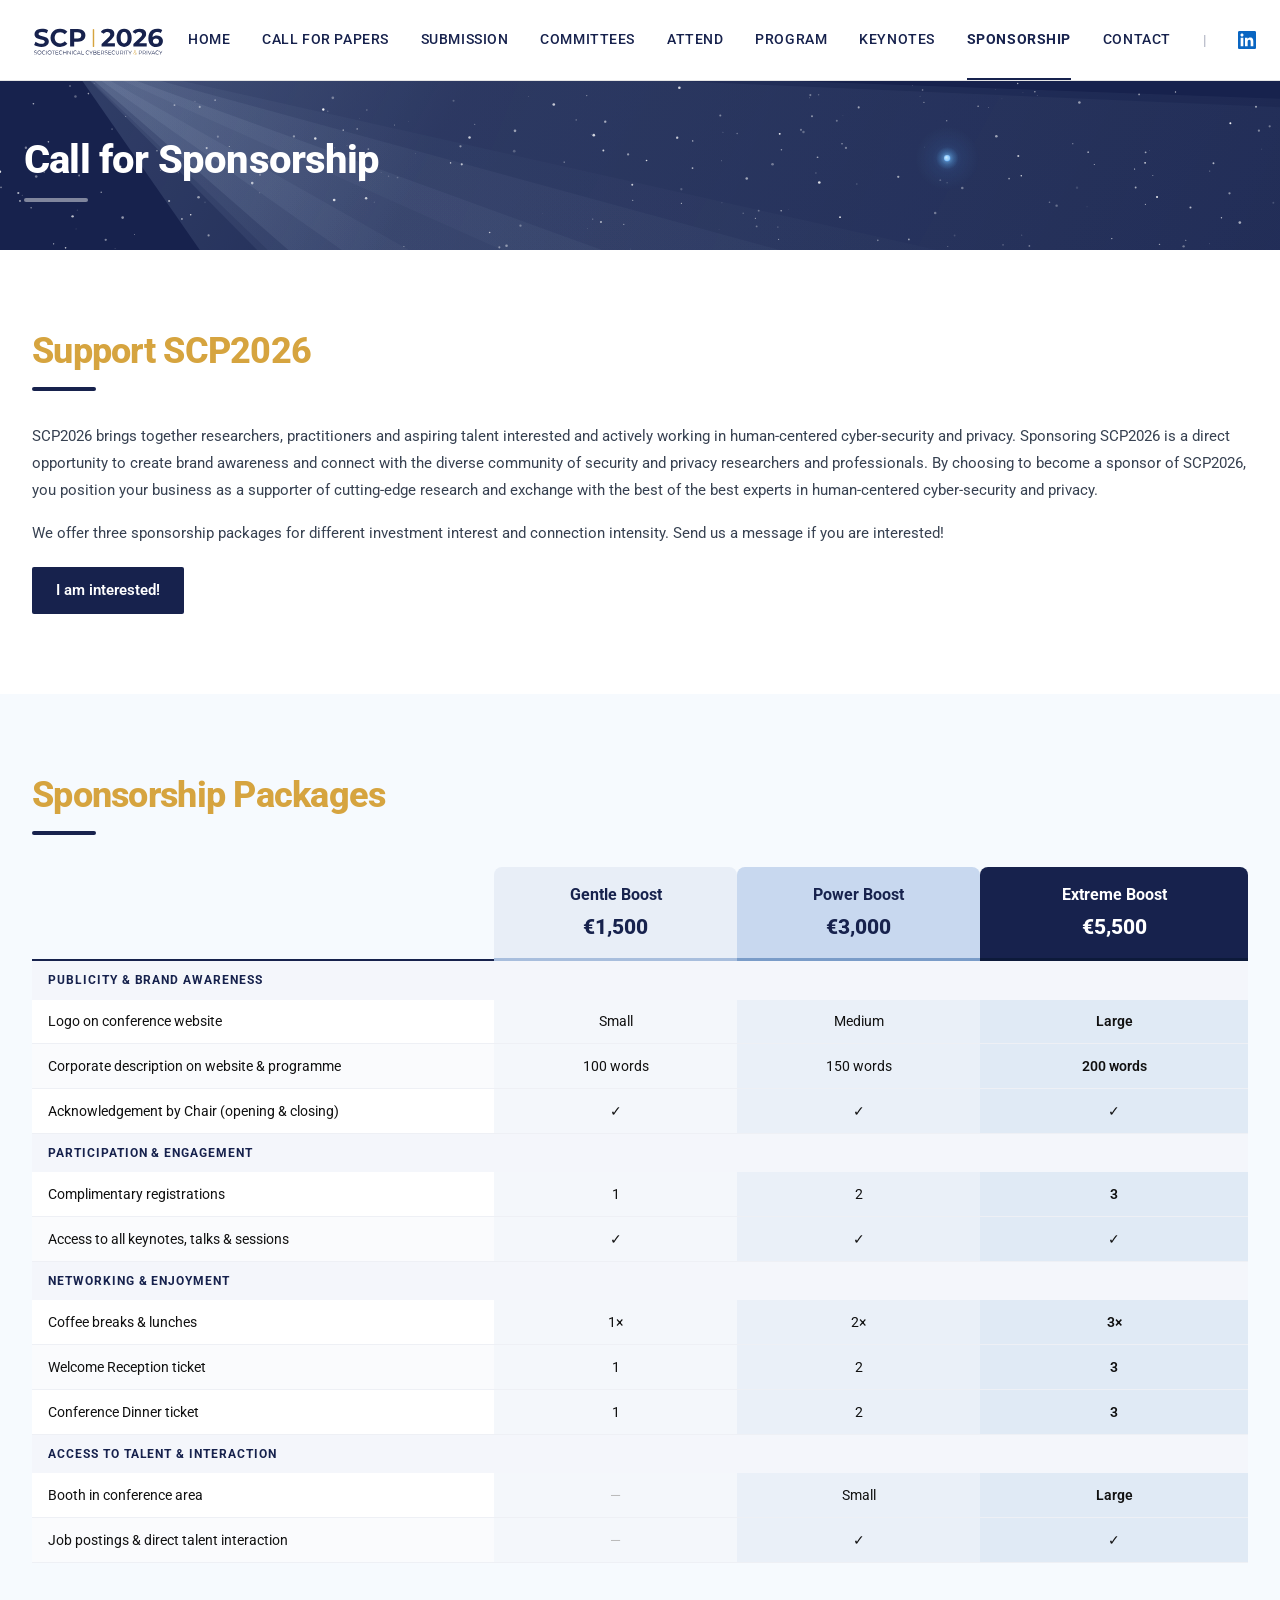
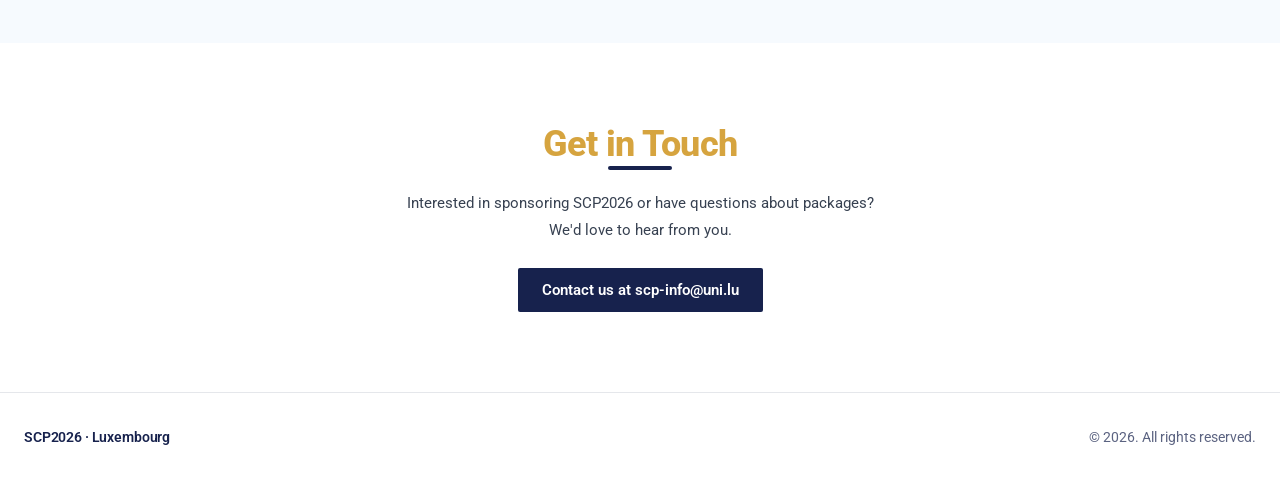
<file: sponsorship.html>
<!DOCTYPE html>
<html lang="en">

<head>
  <meta charset="UTF-8" />
  <meta name="viewport" content="width=device-width, initial-scale=1.0" />
  <title>Call for Sponsorship — SCP2026</title>
  <link rel="preconnect" href="https://fonts.googleapis.com" />
  <link rel="preconnect" href="https://fonts.gstatic.com" crossorigin />
  <!-- Font: to switch fonts, replace 'Roboto' here and update --font-base in assets/css/style.css -->
  <link href="https://fonts.googleapis.com/css2?family=Roboto:wght@400;500;700;800&display=swap" rel="stylesheet" />
  <link rel="stylesheet" href="/assets/css/style.css" />
</head>

<body>

  <header class="site-header">
    <div class="header-inner">

      <a href="/" class="site-logo">
        <!-- <img src="/assets/img/2026-scp-logo.png" alt="SCP2026 Logo" /> -->
        <img src="/assets/img/SCP2026-logo.svg" alt="SCP2026 Logo" />
      </a>

      <nav class="site-nav" aria-label="Main navigation">
        <a href="/index.html"
          class="nav-link">Home</a>
        <a href="/calls.html"
          class="nav-link">Call for Papers</a>
        <a href="/submission.html"
          class="nav-link">Submission</a>
        <a href="/committee.html"
          class="nav-link">Committees</a>
        <a href="/attend.html"
          class="nav-link">Attend</a>
        <a href="/program.html"
          class="nav-link">Program</a>
        <a href="/keynotes.html"
          class="nav-link">Keynotes</a>
        <a href="/sponsorship.html"
          class="nav-link active">Sponsorship</a>
        <a href="/contact.html"
          class="nav-link">Contact</a>
        <span class="nav-separator" aria-hidden="true">|</span>
        <a href="https://www.linkedin.com/company/scpconference/" class="nav-social-link" target="_blank"
          rel="noopener noreferrer" aria-label="SCP Conference on LinkedIn">
          <img src="/assets/img/linkedin-icon.svg" alt="LinkedIn" />
        </a>
      </nav>

      <button class="mobile-menu-btn" id="mobile-btn" onclick="toggleMenu()" aria-label="Toggle navigation">
        <svg id="icon-open" xmlns="http://www.w3.org/2000/svg" width="22" height="22" viewBox="0 0 24 24" fill="none"
          stroke="currentColor" stroke-width="2" stroke-linecap="round" stroke-linejoin="round">
          <line x1="3" y1="6" x2="21" y2="6" />
          <line x1="3" y1="12" x2="21" y2="12" />
          <line x1="3" y1="18" x2="21" y2="18" />
        </svg>
        <svg id="icon-close" xmlns="http://www.w3.org/2000/svg" width="22" height="22" viewBox="0 0 24 24" fill="none"
          stroke="currentColor" stroke-width="2" stroke-linecap="round" stroke-linejoin="round" style="display:none;">
          <line x1="18" y1="6" x2="6" y2="18" />
          <line x1="6" y1="6" x2="18" y2="18" />
        </svg>
      </button>

    </div>

    <nav class="mobile-nav" id="mobile-nav" aria-label="Mobile navigation">
      <a href="/index.html" >Home</a>
      <a href="/calls.html" >Call for Papers</a>
      <a href="/submission.html" >Submission</a>
      <a href="/committee.html" >Committees</a>
      <a href="/attend.html" >Attend</a>
      <a href="/program.html" >Program</a>
      <a href="/keynotes.html" >Keynotes</a>
      <a href="/sponsorship.html"  class="active" >Sponsorship</a>
      <a href="/contact.html" >Contact</a>
      <a href="https://www.linkedin.com/company/scpconference/" target="_blank" rel="noopener noreferrer">LinkedIn</a>
    </nav>
  </header>

  <main><section class="page-hero">
  <canvas id="hero-canvas" aria-hidden="true"></canvas>
  <div class="page-hero-inner">
    <h1>Call for Sponsorship</h1>
    <div class="page-hero-accent" aria-hidden="true"></div>
  </div>

  <!-- Pale Blue Dot Easter egg
       DEBUG MODE ON — remove class "hotspot-debug" once position is correct.
       Adjust top/left to sit exactly on the canvas-drawn Earth dot.
       Current values mirror VIV_EARTH: xFrac=0.74, yFrac=0.46 -->
  <a href="https://science.nasa.gov/photojournal/pale-blue-dot-revisited/" target="_blank" rel="noopener noreferrer"
    class="easter-hotspot pbd-hotspot" style="top: 46%; left: 74%;" aria-label="The Pale Blue Dot — NASA Voyager 1">
    <span class="easter-tooltip">
      <strong>Pale Blue Dot</strong><br>
      Earth, as seen by Voyager 1<br>from 6 billion km away (1990).
    </span>
  </a>
</section>

<script>
  (function () {

    // ┌──────────────────────────────────────────────────────────────────┐
    // │  HERO STYLE — change this ONE value to switch the banner theme.  │
    // │  This file is the layout for every inner page, so changing it    │
    // │  here updates the banner across the whole site instantly.        │
    // │                                                                  │
    // │  'pale-blue-dot'   faithful to the NASA Voyager photograph:      │
    // │                    dark space, warm amber sunbeams,              │
    // │                    tiny humble Earth dot inside a ray band       │
    // │                                                                  │
    // │  'light-voyager'   colourised / bright interpretation:           │
    // │                    powder-blue sky background, wide amber rays   │
    // │                    fanning from top-centre, dark text            │
    // │                                                                  │
    // │  'vivid'           original cool-blue glowing version:           │
    // │                    navy background, blue-white rays,             │
    // │                    large glowing Earth                           │
    // └──────────────────────────────────────────────────────────────────┘
    var HERO_STYLE = 'vivid';

    // ── shared setup ─────────────────────────────────────────────────────
    var canvas = document.getElementById('hero-canvas');
    var ctx = canvas.getContext('2d');
    var W, H, stars = [], t = 0;
    var NUM_STARS = 210;

    // Flip text colour when the background is light
    var h1El = document.querySelector('.page-hero h1');
    var accentEl = document.querySelector('.page-hero-accent');
    if (HERO_STYLE === 'light-voyager') {
      if (h1El) h1El.style.color = '#17224D';
      if (accentEl) accentEl.style.background = 'rgba(23,34,77,0.35)';
    }

    function resize() {
      W = canvas.width = canvas.offsetWidth;
      H = canvas.height = canvas.offsetHeight;
      stars = [];
      for (var i = 0; i < NUM_STARS; i++) {
        stars.push({
          x: Math.random() * W,
          y: Math.random() * H,
          r: Math.random() * 1.1 + 0.25,
          base: Math.random() * 0.55 + 0.25,
          ph: Math.random() * Math.PI * 2,
          spd: Math.random() * 0.25 + 0.08
        });
      }
    }

    function drawStars() {
      ctx.globalCompositeOperation = 'source-over';
      for (var i = 0; i < stars.length; i++) {
        var s = stars[i];
        var op = s.base + Math.sin(t * s.spd + s.ph) * 0.18;
        op = Math.max(0.05, Math.min(1, op));
        ctx.beginPath();
        ctx.arc(s.x, s.y, s.r, 0, Math.PI * 2);
        ctx.fillStyle = 'rgba(255,255,255,' + op + ')';
        ctx.fill();
      }
    }

    // ════════════════════════════════════════════════════════════════════
    //  VERSION: 'light-voyager'
    //  Colourised interpretation — powder-blue sky, soft amber bands
    //  drawn as rotated full-height strips (avoids the wedge-stripe
    //  artefact that the point-source approach creates on a short banner)
    // ════════════════════════════════════════════════════════════════════

    // Each band: cx = centre as fraction of W, hw = half-width as fraction of W
    var LV_BANDS = [
      { cx: 0.08, hw: 0.045, op: 0.22 },
      { cx: 0.22, hw: 0.075, op: 0.32 },
      { cx: 0.38, hw: 0.040, op: 0.18 },
      { cx: 0.55, hw: 0.090, op: 0.38 },  // brightest — Earth sits here
      { cx: 0.70, hw: 0.055, op: 0.26 },
      { cx: 0.84, hw: 0.035, op: 0.17 },
    ];

    // Earth inside the brightest band
    var LV_EARTH = { xFrac: 0.58, yFrac: 0.50, r: 3.0 };

    function lvDrawBackground() {
      ctx.globalCompositeOperation = 'source-over';
      // Powder-blue base — covers the dark CSS hero colour entirely
      var bg = ctx.createLinearGradient(0, 0, 0, H);
      bg.addColorStop(0, '#C2DCED');
      bg.addColorStop(0.5, '#AECFE3');
      bg.addColorStop(1, '#9DC4DA');
      ctx.fillStyle = bg;
      ctx.fillRect(0, 0, W, H);

      // Soft warm radial glow from top-centre (the "sun" above frame)
      var sun = ctx.createRadialGradient(W * 0.5, -H * 0.5, 0, W * 0.5, -H * 0.5, H * 2.8);
      sun.addColorStop(0, 'rgba(255,225,130,0.38)');
      sun.addColorStop(0.3, 'rgba(230,190,90,0.18)');
      sun.addColorStop(0.7, 'rgba(214,164,63,0.06)');
      sun.addColorStop(1, 'rgba(214,164,63,0)');
      ctx.fillStyle = sun;
      ctx.fillRect(0, 0, W, H);
    }

    function lvDrawRays() {
      // Render as rotated full-height soft gradient strips —
      // this fills the full banner width cleanly, no convergence artefacts.
      var ext = H * 3;   // overshoot above/below to cover after rotation

      ctx.save();
      // Tilt ~10° clockwise to angle the bands like Voyager sunbeams
      ctx.translate(W * 0.5, H * 0.5);
      ctx.rotate(0.175);
      ctx.translate(-W * 0.5, -H * 0.5);

      for (var i = 0; i < LV_BANDS.length; i++) {
        var b = LV_BANDS[i];
        var cx = b.cx * W;
        var hw = b.hw * W;

        // Smooth bell-curve falloff: transparent → amber peak → transparent
        var grad = ctx.createLinearGradient(cx - hw, 0, cx + hw, 0);
        grad.addColorStop(0, 'rgba(214,164,63,0)');
        grad.addColorStop(0.25, 'rgba(216,166,65,' + (b.op * 0.55) + ')');
        grad.addColorStop(0.50, 'rgba(222,172,68,' + b.op + ')');
        grad.addColorStop(0.75, 'rgba(216,166,65,' + (b.op * 0.55) + ')');
        grad.addColorStop(1, 'rgba(214,164,63,0)');

        ctx.globalCompositeOperation = 'source-over';
        ctx.fillStyle = grad;
        ctx.fillRect(cx - hw, -ext, hw * 2, H + ext * 2);
      }

      ctx.restore();
    }

    function lvDrawEarth() {
      var ex = LV_EARTH.xFrac * W;
      var ey = LV_EARTH.yFrac * H;
      var er = LV_EARTH.r;

      ctx.globalCompositeOperation = 'source-over';

      // Slightly larger haze to be visible against light background
      var haze = ctx.createRadialGradient(ex, ey, 0, ex, ey, er * 6);
      haze.addColorStop(0, 'rgba(30,100,200,0.28)');
      haze.addColorStop(0.45, 'rgba(50,130,220,0.10)');
      haze.addColorStop(1, 'rgba(50,130,220,0)');
      ctx.beginPath();
      ctx.arc(ex, ey, er * 6, 0, Math.PI * 2);
      ctx.fillStyle = haze;
      ctx.fill();

      // Core: vivid pale-blue so it reads against the bright background
      var dot = ctx.createRadialGradient(ex - er * 0.3, ey - er * 0.3, 0, ex, ey, er);
      dot.addColorStop(0, 'rgba(200,235,255,1)');
      dot.addColorStop(0.5, 'rgba(100,175,240,1)');
      dot.addColorStop(1, 'rgba(60,140,220,0.95)');
      ctx.beginPath();
      ctx.arc(ex, ey, er, 0, Math.PI * 2);
      ctx.fillStyle = dot;
      ctx.fill();
    }

    // ════════════════════════════════════════════════════════════════════
    //  VERSION: 'pale-blue-dot'
    //  Faithful to the Voyager 1 photograph — dark navy, amber sunbeams,
    //  tiny humble Earth dot sitting inside one of the ray bands
    // ════════════════════════════════════════════════════════════════════
    var PBD_RAYS = [
      { angle: 0.33, halfWidth: 12, opacity: 0.10 },
      { angle: 0.40, halfWidth: 32, opacity: 0.14 },
      { angle: 0.47, halfWidth: 18, opacity: 0.11 },
      { angle: 0.55, halfWidth: 44, opacity: 0.18 },
      { angle: 0.63, halfWidth: 20, opacity: 0.10 },
      { angle: 0.70, halfWidth: 9, opacity: 0.07 },
    ];

    var PBD_EARTH = { xFrac: 0.635, yFrac: 0.54, r: 2.1 };

    function pbdDrawBackground() {
      var grad = ctx.createRadialGradient(W * 0.5, H * 0.5, 0, W * 0.5, H * 0.5, Math.max(W, H) * 0.75);
      grad.addColorStop(0, 'rgba(4,8,22,0.0)');
      grad.addColorStop(1, 'rgba(4,8,22,0.45)');
      ctx.globalCompositeOperation = 'source-over';
      ctx.fillStyle = grad;
      ctx.fillRect(0, 0, W, H);
    }

    function pbdDrawRays() {
      var sx = W * 0.04, sy = H * -0.25;
      var len = Math.sqrt(W * W + H * H) * 1.8;

      for (var i = 0; i < PBD_RAYS.length; i++) {
        var ray = PBD_RAYS[i];
        var ca = Math.cos(ray.angle), sa = Math.sin(ray.angle);
        var ex = sx + ca * len, ey = sy + sa * len;
        var px = -sa, py = ca;
        var spread = ray.halfWidth * (len / 70);

        var grad = ctx.createLinearGradient(sx, sy, ex, ey);
        grad.addColorStop(0, 'rgba(214,164,63,' + (ray.opacity * 2.0) + ')');
        grad.addColorStop(0.12, 'rgba(214,164,63,' + (ray.opacity * 1.3) + ')');
        grad.addColorStop(0.50, 'rgba(200,150,55,' + ray.opacity + ')');
        grad.addColorStop(1, 'rgba(180,130,45,0)');

        ctx.save();
        ctx.beginPath();
        ctx.moveTo(sx, sy);
        ctx.lineTo(ex + px * spread, ey + py * spread);
        ctx.lineTo(ex - px * spread, ey - py * spread);
        ctx.closePath();
        ctx.fillStyle = grad;
        ctx.globalCompositeOperation = 'screen';
        ctx.fill();
        ctx.restore();
      }
    }

    function pbdDrawEarth() {
      var ex = PBD_EARTH.xFrac * W;
      var ey = PBD_EARTH.yFrac * H;
      var er = PBD_EARTH.r;

      ctx.globalCompositeOperation = 'source-over';

      var haze = ctx.createRadialGradient(ex, ey, 0, ex, ey, er * 5);
      haze.addColorStop(0, 'rgba(200,230,255,0.30)');
      haze.addColorStop(0.5, 'rgba(190,220,255,0.08)');
      haze.addColorStop(1, 'rgba(190,220,255,0)');
      ctx.beginPath();
      ctx.arc(ex, ey, er * 5, 0, Math.PI * 2);
      ctx.fillStyle = haze;
      ctx.fill();

      var dot = ctx.createRadialGradient(ex - er * 0.3, ey - er * 0.3, 0, ex, ey, er);
      dot.addColorStop(0, 'rgba(240,248,255,1)');
      dot.addColorStop(0.55, 'rgba(190,225,255,1)');
      dot.addColorStop(1, 'rgba(155,200,245,0.90)');
      ctx.beginPath();
      ctx.arc(ex, ey, er, 0, Math.PI * 2);
      ctx.fillStyle = dot;
      ctx.fill();
    }

    // ════════════════════════════════════════════════════════════════════
    //  VERSION: 'vivid'
    //  Original cool-blue glowing version — navy bg, blue-white rays,
    //  large glowing neon-blue Earth
    // ════════════════════════════════════════════════════════════════════
    var VIV_RAYS = [
      { angle: 0.38, halfWidth: 28, opacity: 0.055 },
      { angle: 0.44, halfWidth: 14, opacity: 0.040 },
      { angle: 0.50, halfWidth: 40, opacity: 0.070 },
      { angle: 0.57, halfWidth: 18, opacity: 0.045 },
      { angle: 0.64, halfWidth: 10, opacity: 0.030 },
      { angle: 0.32, halfWidth: 8, opacity: 0.025 },
    ];

    var VIV_EARTH = { xFrac: 0.74, yFrac: 0.46, r: 3.2 };

    function vivDrawRays() {
      var sx = W * 0.05, sy = H * -0.15;
      var len = Math.sqrt(W * W + H * H) * 1.6;

      for (var i = 0; i < VIV_RAYS.length; i++) {
        var ray = VIV_RAYS[i];
        var ca = Math.cos(ray.angle), sa = Math.sin(ray.angle);
        var ex = sx + ca * len, ey = sy + sa * len;
        var px = -sa, py = ca;
        var hw = ray.halfWidth;

        var grad = ctx.createLinearGradient(sx, sy, ex, ey);
        grad.addColorStop(0, 'rgba(200,225,255,' + (ray.opacity * 2.2) + ')');
        grad.addColorStop(0.18, 'rgba(200,225,255,' + ray.opacity + ')');
        grad.addColorStop(1, 'rgba(200,225,255,0)');

        ctx.save();
        ctx.beginPath();
        ctx.moveTo(sx, sy);
        ctx.lineTo(ex + px * hw * (len / 80), ey + py * hw * (len / 80));
        ctx.lineTo(ex - px * hw * (len / 80), ey - py * hw * (len / 80));
        ctx.closePath();
        ctx.fillStyle = grad;
        ctx.globalCompositeOperation = 'screen';
        ctx.fill();
        ctx.restore();
      }
    }

    function vivDrawEarth() {
      var ex = VIV_EARTH.xFrac * W;
      var ey = VIV_EARTH.yFrac * H;
      var er = VIV_EARTH.r;

      ctx.globalCompositeOperation = 'source-over';

      var haze = ctx.createRadialGradient(ex, ey, 0, ex, ey, er * 10);
      haze.addColorStop(0, 'rgba(90,180,255,0.22)');
      haze.addColorStop(0.45, 'rgba(80,160,255,0.07)');
      haze.addColorStop(1, 'rgba(80,160,255,0)');
      ctx.beginPath();
      ctx.arc(ex, ey, er * 10, 0, Math.PI * 2);
      ctx.fillStyle = haze;
      ctx.fill();

      var glow = ctx.createRadialGradient(ex, ey, 0, ex, ey, er * 3.5);
      glow.addColorStop(0, 'rgba(160,215,255,0.65)');
      glow.addColorStop(0.6, 'rgba(100,185,255,0.20)');
      glow.addColorStop(1, 'rgba(100,185,255,0)');
      ctx.beginPath();
      ctx.arc(ex, ey, er * 3.5, 0, Math.PI * 2);
      ctx.fillStyle = glow;
      ctx.fill();

      var dot = ctx.createRadialGradient(ex - er * 0.35, ey - er * 0.35, 0, ex, ey, er);
      dot.addColorStop(0, 'rgba(225,245,255,1)');
      dot.addColorStop(0.5, 'rgba(130,205,255,1)');
      dot.addColorStop(1, 'rgba(75,155,240,0.95)');
      ctx.beginPath();
      ctx.arc(ex, ey, er, 0, Math.PI * 2);
      ctx.fillStyle = dot;
      ctx.fill();
    }

    // ── animation loop ────────────────────────────────────────────────
    function loop() {
      ctx.clearRect(0, 0, W, H);
      t += 0.007;

      if (HERO_STYLE === 'light-voyager') {
        lvDrawBackground();
        lvDrawRays();
        lvDrawEarth();
      } else if (HERO_STYLE === 'pale-blue-dot') {
        pbdDrawBackground();
        pbdDrawRays();
        drawStars();
        pbdDrawEarth();
      } else {                    // 'vivid'
        vivDrawRays();
        drawStars();
        vivDrawEarth();
      }

      requestAnimationFrame(loop);
    }

    resize();
    loop();
    window.addEventListener('resize', resize);
  })();
</script>

<!-- ── Intro ──────────────────────────────────────────────────── -->
<section class="section-white">
  <div class="section-container">
    <h2 class="section-title">Support SCP2026</h2>
    <div class="section-accent" aria-hidden="true"></div>
    <div class="section-body">
      <p>
        SCP2026 brings together researchers, practitioners and aspiring talent interested and
        actively working in human-centered cyber-security and privacy. Sponsoring SCP2026 is a
        direct opportunity to create brand awareness and connect with the diverse community of
        security and privacy researchers and professionals. By choosing to become a sponsor of
        SCP2026, you position your business as a supporter of cutting-edge research and exchange
        with the best of the best experts in human-centered cyber-security and privacy.
      </p>
      <p style="margin-top:1rem;">
        We offer three sponsorship packages for different investment interest and connection
        intensity. Send us a message if you are interested!
      </p>
      <a href="mailto:scp-info@uni.lu" class="btn-primary" style="display:inline-block; margin-top:1.25rem;">
        I am interested!
      </a>
    </div>
  </div>
</section>

<!-- ── Tiers ───────────────────────────────────────────────────── -->
<section class="section-surface">
  <div class="section-container">
    <h2 class="section-title">Sponsorship Packages</h2>
    <div class="section-accent" aria-hidden="true"></div>

    <style>
      /* ── Desktop: comparison table ── */
      .sp-table { display:block; width:100%; }
      .sp-cards  { display:none; }

      /* ── Mobile: stacked cards ── */
      @media (max-width: 700px) {
        .sp-table { display:none; }
        .sp-cards { display:flex; flex-direction:column; gap:1.25rem; margin-top:1.5rem; }
        .sp-card  { border-radius:10px; overflow:hidden; box-shadow:0 2px 12px rgba(23,34,77,0.10); }
        .sp-card-head { padding:1rem 1.25rem; text-align:center; }
        .sp-card-head .sp-tier  { font-size:1.05rem; font-weight:700; }
        .sp-card-head .sp-price { font-size:1.5rem; font-weight:800; margin-top:0.2rem; }
        .sp-card-cat  { padding:0.45rem 1rem; font-size:0.72rem; font-weight:700;
                        text-transform:uppercase; letter-spacing:0.07em;
                        color:var(--brand); background:#eef1f8; }
        .sp-card-row  { display:flex; justify-content:space-between; align-items:center;
                        padding:0.6rem 1rem; border-bottom:1px solid #eef0f5; background:#fff;
                        font-size:0.9rem; }
        .sp-card-row:last-child { border-bottom:none; }
        .sp-card-row .sp-val { font-weight:600; color:var(--brand); white-space:nowrap; margin-left:1rem; }
        .sp-card-row .sp-none { color:#bbb; font-weight:400; }
      }
    </style>

    <!-- ░░ DESKTOP TABLE ░░ -->
    <div class="sp-table" style="overflow-x:auto; margin-top:2rem;">
      <table style="width:100%; border-collapse:collapse; font-size:0.9rem; min-width:580px;">
        <thead>
          <tr>
            <th style="width:38%; padding:0.9rem 1rem; text-align:left; border-bottom:2px solid var(--brand);"></th>
            <th style="width:20%; padding:0.9rem 0.75rem; text-align:center; background:#E8EEF7; color:var(--brand); border-radius:8px 8px 0 0; border-bottom:3px solid #A8BEDD;">
              <div style="font-size:1rem; font-weight:700;">Gentle Boost</div>
              <div style="font-size:1.3rem; font-weight:800; margin-top:0.2rem;">€1,500</div>
            </th>
            <th style="width:20%; padding:0.9rem 0.75rem; text-align:center; background:#C8D8EF; color:var(--brand); border-radius:8px 8px 0 0; border-bottom:3px solid #7A9CC8;">
              <div style="font-size:1rem; font-weight:700;">Power Boost</div>
              <div style="font-size:1.3rem; font-weight:800; margin-top:0.2rem;">€3,000</div>
            </th>
            <th style="width:22%; padding:0.9rem 0.75rem; text-align:center; background:var(--brand); color:#fff; border-radius:8px 8px 0 0; border-bottom:3px solid #0d1a3a;">
              <div style="font-size:1rem; font-weight:700;">Extreme Boost</div>
              <div style="font-size:1.3rem; font-weight:800; margin-top:0.2rem;">€5,500</div>
            </th>
          </tr>
        </thead>
        <tbody>
          <tr><td colspan="4" style="padding:0.6rem 1rem; font-size:0.75rem; font-weight:700; text-transform:uppercase; letter-spacing:0.08em; color:var(--brand); background:#f4f6fb; border-top:1px solid #dde3ef;">Publicity &amp; Brand Awareness</td></tr>
          <tr style="background:#fff;"><td style="padding:0.65rem 1rem; border-bottom:1px solid #eef0f5;">Logo on conference website</td><td style="padding:0.65rem 0.75rem; text-align:center; border-bottom:1px solid #eef0f5; background:#F4F7FB;">Small</td><td style="padding:0.65rem 0.75rem; text-align:center; border-bottom:1px solid #eef0f5; background:#EAF0F8;">Medium</td><td style="padding:0.65rem 0.75rem; text-align:center; border-bottom:1px solid #eef0f5; background:#E0EAF5; font-weight:600;">Large</td></tr>
          <tr style="background:#fafbfd;"><td style="padding:0.65rem 1rem; border-bottom:1px solid #eef0f5;">Corporate description on website &amp; programme</td><td style="padding:0.65rem 0.75rem; text-align:center; border-bottom:1px solid #eef0f5; background:#F4F7FB;">100 words</td><td style="padding:0.65rem 0.75rem; text-align:center; border-bottom:1px solid #eef0f5; background:#EAF0F8;">150 words</td><td style="padding:0.65rem 0.75rem; text-align:center; border-bottom:1px solid #eef0f5; background:#E0EAF5; font-weight:600;">200 words</td></tr>
          <tr style="background:#fff;"><td style="padding:0.65rem 1rem; border-bottom:1px solid #eef0f5;">Acknowledgement by Chair (opening &amp; closing)</td><td style="padding:0.65rem 0.75rem; text-align:center; border-bottom:1px solid #eef0f5; background:#F4F7FB;">✓</td><td style="padding:0.65rem 0.75rem; text-align:center; border-bottom:1px solid #eef0f5; background:#EAF0F8;">✓</td><td style="padding:0.65rem 0.75rem; text-align:center; border-bottom:1px solid #eef0f5; background:#E0EAF5;">✓</td></tr>

          <tr><td colspan="4" style="padding:0.6rem 1rem; font-size:0.75rem; font-weight:700; text-transform:uppercase; letter-spacing:0.08em; color:var(--brand); background:#f4f6fb; border-top:1px solid #dde3ef;">Participation &amp; Engagement</td></tr>
          <tr style="background:#fff;"><td style="padding:0.65rem 1rem; border-bottom:1px solid #eef0f5;">Complimentary registrations</td><td style="padding:0.65rem 0.75rem; text-align:center; border-bottom:1px solid #eef0f5; background:#F4F7FB;">1</td><td style="padding:0.65rem 0.75rem; text-align:center; border-bottom:1px solid #eef0f5; background:#EAF0F8;">2</td><td style="padding:0.65rem 0.75rem; text-align:center; border-bottom:1px solid #eef0f5; background:#E0EAF5; font-weight:600;">3</td></tr>
          <tr style="background:#fafbfd;"><td style="padding:0.65rem 1rem; border-bottom:1px solid #eef0f5;">Access to all keynotes, talks &amp; sessions</td><td style="padding:0.65rem 0.75rem; text-align:center; border-bottom:1px solid #eef0f5; background:#F4F7FB;">✓</td><td style="padding:0.65rem 0.75rem; text-align:center; border-bottom:1px solid #eef0f5; background:#EAF0F8;">✓</td><td style="padding:0.65rem 0.75rem; text-align:center; border-bottom:1px solid #eef0f5; background:#E0EAF5;">✓</td></tr>

          <tr><td colspan="4" style="padding:0.6rem 1rem; font-size:0.75rem; font-weight:700; text-transform:uppercase; letter-spacing:0.08em; color:var(--brand); background:#f4f6fb; border-top:1px solid #dde3ef;">Networking &amp; Enjoyment</td></tr>
          <tr style="background:#fff;"><td style="padding:0.65rem 1rem; border-bottom:1px solid #eef0f5;">Coffee breaks &amp; lunches</td><td style="padding:0.65rem 0.75rem; text-align:center; border-bottom:1px solid #eef0f5; background:#F4F7FB;">1×</td><td style="padding:0.65rem 0.75rem; text-align:center; border-bottom:1px solid #eef0f5; background:#EAF0F8;">2×</td><td style="padding:0.65rem 0.75rem; text-align:center; border-bottom:1px solid #eef0f5; background:#E0EAF5; font-weight:600;">3×</td></tr>
          <tr style="background:#fafbfd;"><td style="padding:0.65rem 1rem; border-bottom:1px solid #eef0f5;">Welcome Reception ticket</td><td style="padding:0.65rem 0.75rem; text-align:center; border-bottom:1px solid #eef0f5; background:#F4F7FB;">1</td><td style="padding:0.65rem 0.75rem; text-align:center; border-bottom:1px solid #eef0f5; background:#EAF0F8;">2</td><td style="padding:0.65rem 0.75rem; text-align:center; border-bottom:1px solid #eef0f5; background:#E0EAF5; font-weight:600;">3</td></tr>
          <tr style="background:#fff;"><td style="padding:0.65rem 1rem; border-bottom:1px solid #eef0f5;">Conference Dinner ticket</td><td style="padding:0.65rem 0.75rem; text-align:center; border-bottom:1px solid #eef0f5; background:#F4F7FB;">1</td><td style="padding:0.65rem 0.75rem; text-align:center; border-bottom:1px solid #eef0f5; background:#EAF0F8;">2</td><td style="padding:0.65rem 0.75rem; text-align:center; border-bottom:1px solid #eef0f5; background:#E0EAF5; font-weight:600;">3</td></tr>

          <tr><td colspan="4" style="padding:0.6rem 1rem; font-size:0.75rem; font-weight:700; text-transform:uppercase; letter-spacing:0.08em; color:var(--brand); background:#f4f6fb; border-top:1px solid #dde3ef;">Access to Talent &amp; Interaction</td></tr>
          <tr style="background:#fff;"><td style="padding:0.65rem 1rem; border-bottom:1px solid #eef0f5;">Booth in conference area</td><td style="padding:0.65rem 0.75rem; text-align:center; border-bottom:1px solid #eef0f5; background:#F4F7FB; color:#bbb;">—</td><td style="padding:0.65rem 0.75rem; text-align:center; border-bottom:1px solid #eef0f5; background:#EAF0F8;">Small</td><td style="padding:0.65rem 0.75rem; text-align:center; border-bottom:1px solid #eef0f5; background:#E0EAF5; font-weight:600;">Large</td></tr>
          <tr style="background:#fafbfd;"><td style="padding:0.65rem 1rem; border-bottom:1px solid #eef0f5;">Job postings &amp; direct talent interaction</td><td style="padding:0.65rem 0.75rem; text-align:center; border-bottom:1px solid #eef0f5; background:#F4F7FB; color:#bbb;">—</td><td style="padding:0.65rem 0.75rem; text-align:center; border-bottom:1px solid #eef0f5; background:#EAF0F8;">✓</td><td style="padding:0.65rem 0.75rem; text-align:center; border-bottom:1px solid #eef0f5; background:#E0EAF5;">✓</td></tr>
        </tbody>
      </table>
    </div>

    <!-- ░░ MOBILE CARDS ░░ -->
    <div class="sp-cards">

      <!-- Gentle Boost -->
      <div class="sp-card">
        <div class="sp-card-head" style="background:#E8EEF7; color:var(--brand);">
          <div class="sp-tier">Gentle Boost</div>
          <div class="sp-price">€1,500</div>
        </div>
        <div class="sp-card-cat">Publicity &amp; Brand Awareness</div>
        <div class="sp-card-row"><span>Logo on website</span><span class="sp-val">Small</span></div>
        <div class="sp-card-row"><span>Corporate description</span><span class="sp-val">100 words</span></div>
        <div class="sp-card-row"><span>Chair acknowledgement</span><span class="sp-val">✓</span></div>
        <div class="sp-card-cat">Participation &amp; Engagement</div>
        <div class="sp-card-row"><span>Complimentary registrations</span><span class="sp-val">1</span></div>
        <div class="sp-card-row"><span>Access to all sessions</span><span class="sp-val">✓</span></div>
        <div class="sp-card-cat">Networking &amp; Enjoyment</div>
        <div class="sp-card-row"><span>Coffee breaks &amp; lunches</span><span class="sp-val">1×</span></div>
        <div class="sp-card-row"><span>Welcome Reception</span><span class="sp-val">1 ticket</span></div>
        <div class="sp-card-row"><span>Conference Dinner</span><span class="sp-val">1 ticket</span></div>
        <div class="sp-card-cat">Talent &amp; Interaction</div>
        <div class="sp-card-row"><span>Booth</span><span class="sp-none">—</span></div>
        <div class="sp-card-row"><span>Job postings</span><span class="sp-none">—</span></div>
      </div>

      <!-- Power Boost -->
      <div class="sp-card">
        <div class="sp-card-head" style="background:#C8D8EF; color:var(--brand);">
          <div class="sp-tier">Power Boost</div>
          <div class="sp-price">€3,000</div>
        </div>
        <div class="sp-card-cat">Publicity &amp; Brand Awareness</div>
        <div class="sp-card-row"><span>Logo on website</span><span class="sp-val">Medium</span></div>
        <div class="sp-card-row"><span>Corporate description</span><span class="sp-val">150 words</span></div>
        <div class="sp-card-row"><span>Chair acknowledgement</span><span class="sp-val">✓</span></div>
        <div class="sp-card-cat">Participation &amp; Engagement</div>
        <div class="sp-card-row"><span>Complimentary registrations</span><span class="sp-val">2</span></div>
        <div class="sp-card-row"><span>Access to all sessions</span><span class="sp-val">✓</span></div>
        <div class="sp-card-cat">Networking &amp; Enjoyment</div>
        <div class="sp-card-row"><span>Coffee breaks &amp; lunches</span><span class="sp-val">2×</span></div>
        <div class="sp-card-row"><span>Welcome Reception</span><span class="sp-val">2 tickets</span></div>
        <div class="sp-card-row"><span>Conference Dinner</span><span class="sp-val">2 tickets</span></div>
        <div class="sp-card-cat">Talent &amp; Interaction</div>
        <div class="sp-card-row"><span>Booth</span><span class="sp-val">Small</span></div>
        <div class="sp-card-row"><span>Job postings</span><span class="sp-val">✓</span></div>
      </div>

      <!-- Extreme Boost -->
      <div class="sp-card">
        <div class="sp-card-head" style="background:var(--brand); color:#fff;">
          <div class="sp-tier">Extreme Boost</div>
          <div class="sp-price">€5,500</div>
        </div>
        <div class="sp-card-cat">Publicity &amp; Brand Awareness</div>
        <div class="sp-card-row"><span>Logo on website</span><span class="sp-val">Large</span></div>
        <div class="sp-card-row"><span>Corporate description</span><span class="sp-val">200 words</span></div>
        <div class="sp-card-row"><span>Chair acknowledgement</span><span class="sp-val">✓</span></div>
        <div class="sp-card-cat">Participation &amp; Engagement</div>
        <div class="sp-card-row"><span>Complimentary registrations</span><span class="sp-val">3</span></div>
        <div class="sp-card-row"><span>Access to all sessions</span><span class="sp-val">✓</span></div>
        <div class="sp-card-cat">Networking &amp; Enjoyment</div>
        <div class="sp-card-row"><span>Coffee breaks &amp; lunches</span><span class="sp-val">3×</span></div>
        <div class="sp-card-row"><span>Welcome Reception</span><span class="sp-val">3 tickets</span></div>
        <div class="sp-card-row"><span>Conference Dinner</span><span class="sp-val">3 tickets</span></div>
        <div class="sp-card-cat">Talent &amp; Interaction</div>
        <div class="sp-card-row"><span>Booth</span><span class="sp-val">Large</span></div>
        <div class="sp-card-row"><span>Job postings</span><span class="sp-val">✓</span></div>
      </div>

    </div><!-- end sp-cards -->
  </div>
</section>

<!-- ── Contact CTA ────────────────────────────────────────────── -->
<section class="section-white">
  <div class="section-container" style="text-align:center;">
    <h2 class="section-title">Get in Touch</h2>
    <div class="section-accent" aria-hidden="true" style="margin:0 auto;"></div>
    <p class="section-body" style="max-width:520px; margin:1.25rem auto 0;">
      Interested in sponsoring SCP2026 or have questions about packages?
      <br />
      We'd love to hear from you.
    </p>
    <a href="mailto:scp-info@uni.lu" class="btn-primary" style="display:inline-block; margin-top:1.5rem;">
      Contact us at scp-info@uni.lu
    </a>
  </div>
</section>
</main>

  <footer class="site-footer">
    <div class="footer-inner">
      <div class="footer-brand">
        <p style="font-weight:600; letter-spacing:-0.01em;">SCP2026 · Luxembourg</p>
        
      </div>
      <p class="footer-copy">© 2026. All rights reserved.</p>
      
    </div>
  </footer>

  <script>
    function toggleMenu() {
      var nav = document.getElementById('mobile-nav');
      var open = document.getElementById('icon-open');
      var close = document.getElementById('icon-close');
      var isOpen = nav.classList.toggle('open');
      open.style.display = isOpen ? 'none' : '';
      close.style.display = isOpen ? '' : 'none';
    }
  </script>

</body>

</html>
</file>
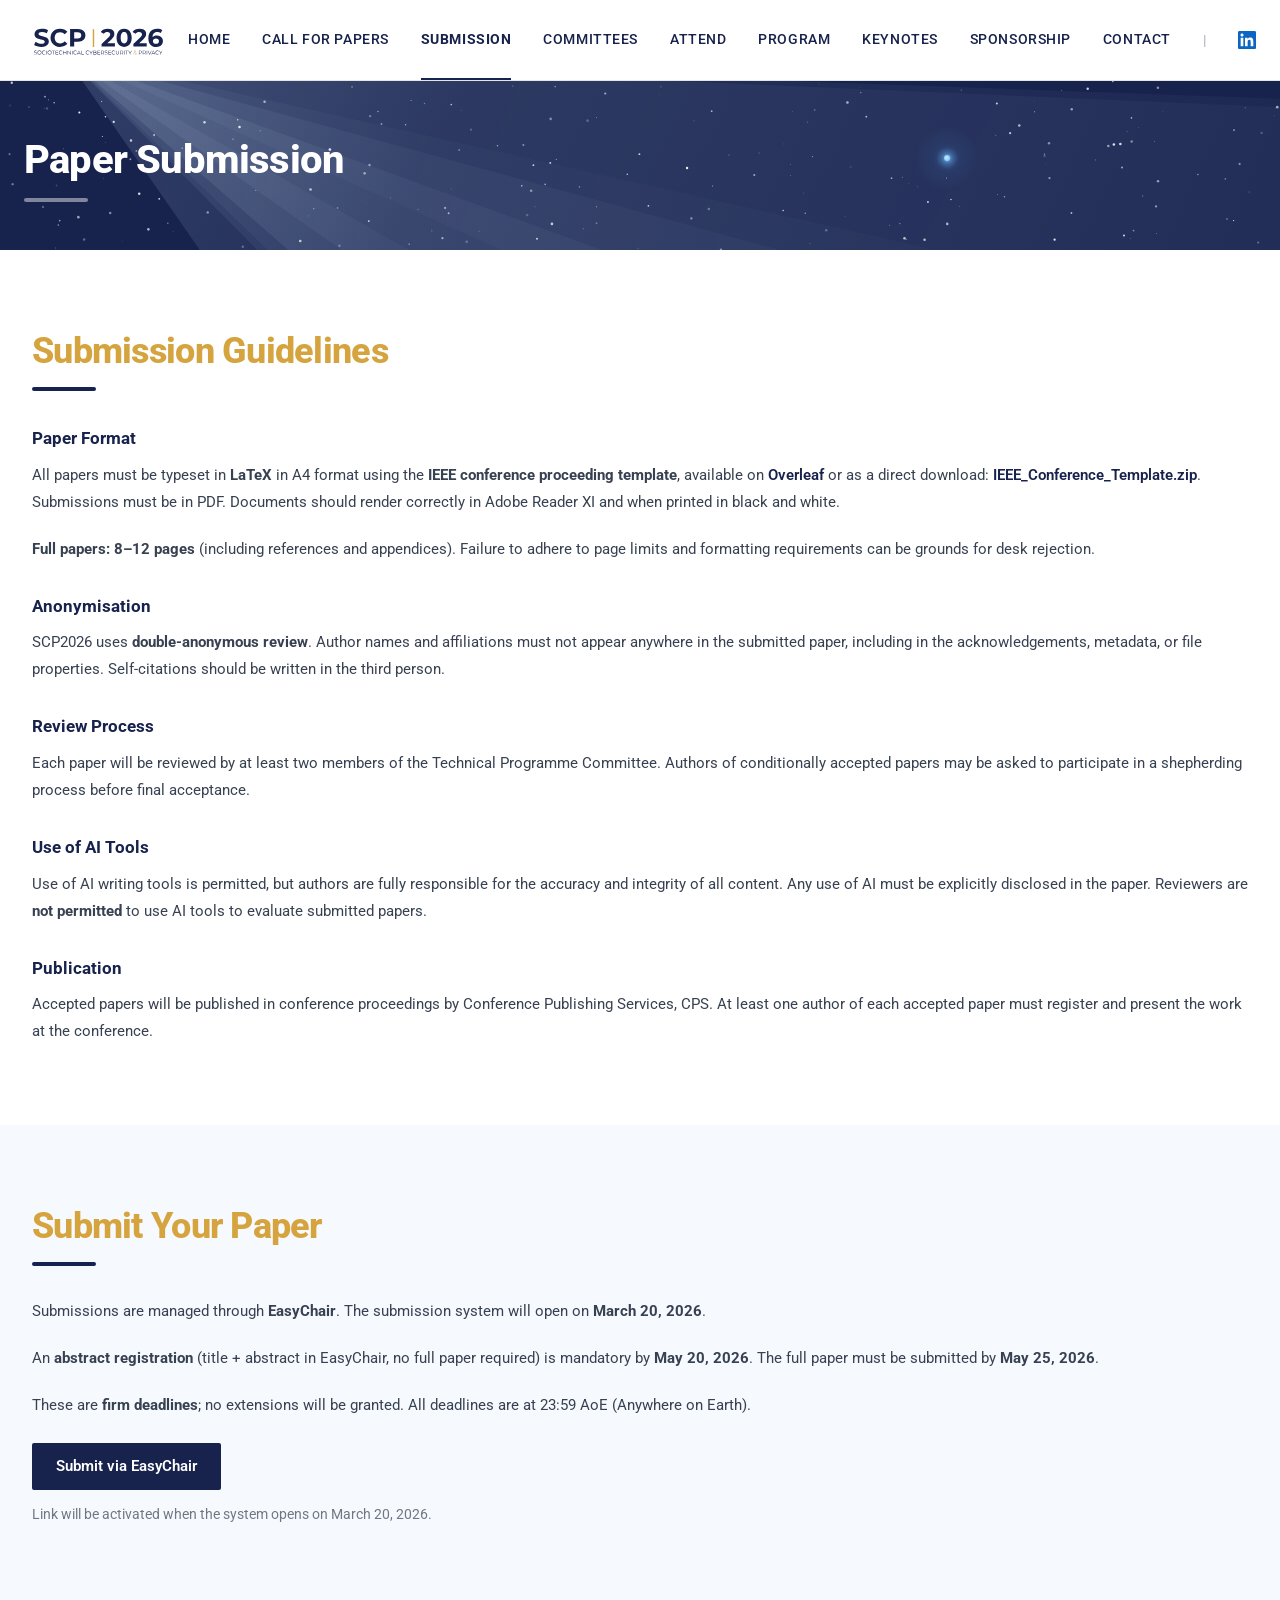
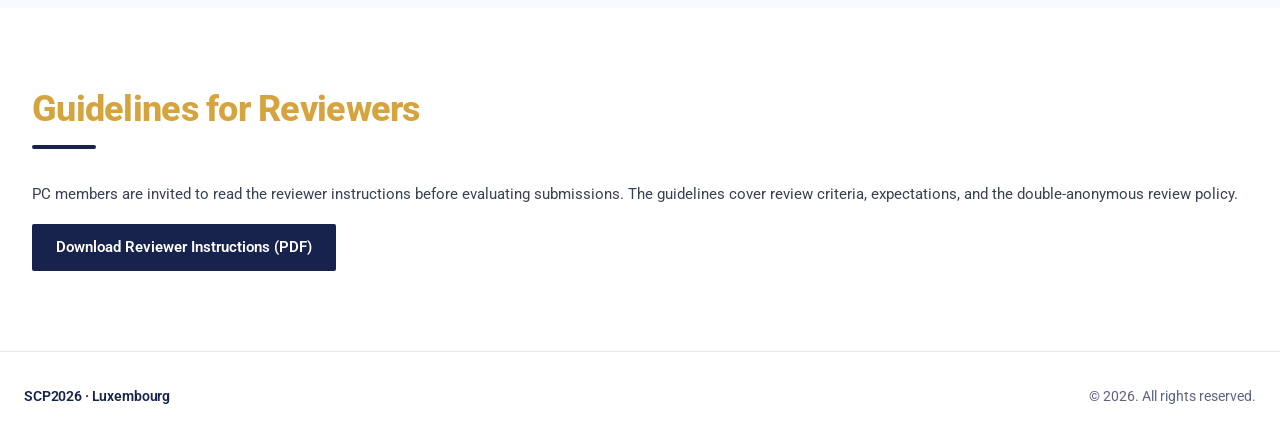
<file: submission.html>
<!DOCTYPE html>
<html lang="en">

<head>
  <meta charset="UTF-8" />
  <meta name="viewport" content="width=device-width, initial-scale=1.0" />
  <title>Paper Submission — SCP2026</title>
  <link rel="preconnect" href="https://fonts.googleapis.com" />
  <link rel="preconnect" href="https://fonts.gstatic.com" crossorigin />
  <!-- Font: to switch fonts, replace 'Roboto' here and update --font-base in assets/css/style.css -->
  <link href="https://fonts.googleapis.com/css2?family=Roboto:wght@400;500;700;800&display=swap" rel="stylesheet" />
  <link rel="stylesheet" href="/assets/css/style.css" />
</head>

<body>

  <header class="site-header">
    <div class="header-inner">

      <a href="/" class="site-logo">
        <!-- <img src="/assets/img/2026-scp-logo.png" alt="SCP2026 Logo" /> -->
        <img src="/assets/img/SCP2026-logo.svg" alt="SCP2026 Logo" />
      </a>

      <nav class="site-nav" aria-label="Main navigation">
        <a href="/index.html"
          class="nav-link">Home</a>
        <a href="/calls.html"
          class="nav-link">Call for Papers</a>
        <a href="/submission.html"
          class="nav-link active">Submission</a>
        <a href="/committee.html"
          class="nav-link">Committees</a>
        <a href="/attend.html"
          class="nav-link">Attend</a>
        <a href="/program.html"
          class="nav-link">Program</a>
        <a href="/keynotes.html"
          class="nav-link">Keynotes</a>
        <a href="/sponsorship.html"
          class="nav-link">Sponsorship</a>
        <a href="/contact.html"
          class="nav-link">Contact</a>
        <span class="nav-separator" aria-hidden="true">|</span>
        <a href="https://www.linkedin.com/company/scpconference/" class="nav-social-link" target="_blank"
          rel="noopener noreferrer" aria-label="SCP Conference on LinkedIn">
          <img src="/assets/img/linkedin-icon.svg" alt="LinkedIn" />
        </a>
      </nav>

      <button class="mobile-menu-btn" id="mobile-btn" onclick="toggleMenu()" aria-label="Toggle navigation">
        <svg id="icon-open" xmlns="http://www.w3.org/2000/svg" width="22" height="22" viewBox="0 0 24 24" fill="none"
          stroke="currentColor" stroke-width="2" stroke-linecap="round" stroke-linejoin="round">
          <line x1="3" y1="6" x2="21" y2="6" />
          <line x1="3" y1="12" x2="21" y2="12" />
          <line x1="3" y1="18" x2="21" y2="18" />
        </svg>
        <svg id="icon-close" xmlns="http://www.w3.org/2000/svg" width="22" height="22" viewBox="0 0 24 24" fill="none"
          stroke="currentColor" stroke-width="2" stroke-linecap="round" stroke-linejoin="round" style="display:none;">
          <line x1="18" y1="6" x2="6" y2="18" />
          <line x1="6" y1="6" x2="18" y2="18" />
        </svg>
      </button>

    </div>

    <nav class="mobile-nav" id="mobile-nav" aria-label="Mobile navigation">
      <a href="/index.html" >Home</a>
      <a href="/calls.html" >Call for Papers</a>
      <a href="/submission.html"  class="active" >Submission</a>
      <a href="/committee.html" >Committees</a>
      <a href="/attend.html" >Attend</a>
      <a href="/program.html" >Program</a>
      <a href="/keynotes.html" >Keynotes</a>
      <a href="/sponsorship.html" >Sponsorship</a>
      <a href="/contact.html" >Contact</a>
      <a href="https://www.linkedin.com/company/scpconference/" target="_blank" rel="noopener noreferrer">LinkedIn</a>
    </nav>
  </header>

  <main><section class="page-hero">
  <canvas id="hero-canvas" aria-hidden="true"></canvas>
  <div class="page-hero-inner">
    <h1>Paper Submission</h1>
    <div class="page-hero-accent" aria-hidden="true"></div>
  </div>

  <!-- Pale Blue Dot Easter egg
       DEBUG MODE ON — remove class "hotspot-debug" once position is correct.
       Adjust top/left to sit exactly on the canvas-drawn Earth dot.
       Current values mirror VIV_EARTH: xFrac=0.74, yFrac=0.46 -->
  <a href="https://science.nasa.gov/photojournal/pale-blue-dot-revisited/" target="_blank" rel="noopener noreferrer"
    class="easter-hotspot pbd-hotspot" style="top: 46%; left: 74%;" aria-label="The Pale Blue Dot — NASA Voyager 1">
    <span class="easter-tooltip">
      <strong>Pale Blue Dot</strong><br>
      Earth, as seen by Voyager 1<br>from 6 billion km away (1990).
    </span>
  </a>
</section>

<script>
  (function () {

    // ┌──────────────────────────────────────────────────────────────────┐
    // │  HERO STYLE — change this ONE value to switch the banner theme.  │
    // │  This file is the layout for every inner page, so changing it    │
    // │  here updates the banner across the whole site instantly.        │
    // │                                                                  │
    // │  'pale-blue-dot'   faithful to the NASA Voyager photograph:      │
    // │                    dark space, warm amber sunbeams,              │
    // │                    tiny humble Earth dot inside a ray band       │
    // │                                                                  │
    // │  'light-voyager'   colourised / bright interpretation:           │
    // │                    powder-blue sky background, wide amber rays   │
    // │                    fanning from top-centre, dark text            │
    // │                                                                  │
    // │  'vivid'           original cool-blue glowing version:           │
    // │                    navy background, blue-white rays,             │
    // │                    large glowing Earth                           │
    // └──────────────────────────────────────────────────────────────────┘
    var HERO_STYLE = 'vivid';

    // ── shared setup ─────────────────────────────────────────────────────
    var canvas = document.getElementById('hero-canvas');
    var ctx = canvas.getContext('2d');
    var W, H, stars = [], t = 0;
    var NUM_STARS = 210;

    // Flip text colour when the background is light
    var h1El = document.querySelector('.page-hero h1');
    var accentEl = document.querySelector('.page-hero-accent');
    if (HERO_STYLE === 'light-voyager') {
      if (h1El) h1El.style.color = '#17224D';
      if (accentEl) accentEl.style.background = 'rgba(23,34,77,0.35)';
    }

    function resize() {
      W = canvas.width = canvas.offsetWidth;
      H = canvas.height = canvas.offsetHeight;
      stars = [];
      for (var i = 0; i < NUM_STARS; i++) {
        stars.push({
          x: Math.random() * W,
          y: Math.random() * H,
          r: Math.random() * 1.1 + 0.25,
          base: Math.random() * 0.55 + 0.25,
          ph: Math.random() * Math.PI * 2,
          spd: Math.random() * 0.25 + 0.08
        });
      }
    }

    function drawStars() {
      ctx.globalCompositeOperation = 'source-over';
      for (var i = 0; i < stars.length; i++) {
        var s = stars[i];
        var op = s.base + Math.sin(t * s.spd + s.ph) * 0.18;
        op = Math.max(0.05, Math.min(1, op));
        ctx.beginPath();
        ctx.arc(s.x, s.y, s.r, 0, Math.PI * 2);
        ctx.fillStyle = 'rgba(255,255,255,' + op + ')';
        ctx.fill();
      }
    }

    // ════════════════════════════════════════════════════════════════════
    //  VERSION: 'light-voyager'
    //  Colourised interpretation — powder-blue sky, soft amber bands
    //  drawn as rotated full-height strips (avoids the wedge-stripe
    //  artefact that the point-source approach creates on a short banner)
    // ════════════════════════════════════════════════════════════════════

    // Each band: cx = centre as fraction of W, hw = half-width as fraction of W
    var LV_BANDS = [
      { cx: 0.08, hw: 0.045, op: 0.22 },
      { cx: 0.22, hw: 0.075, op: 0.32 },
      { cx: 0.38, hw: 0.040, op: 0.18 },
      { cx: 0.55, hw: 0.090, op: 0.38 },  // brightest — Earth sits here
      { cx: 0.70, hw: 0.055, op: 0.26 },
      { cx: 0.84, hw: 0.035, op: 0.17 },
    ];

    // Earth inside the brightest band
    var LV_EARTH = { xFrac: 0.58, yFrac: 0.50, r: 3.0 };

    function lvDrawBackground() {
      ctx.globalCompositeOperation = 'source-over';
      // Powder-blue base — covers the dark CSS hero colour entirely
      var bg = ctx.createLinearGradient(0, 0, 0, H);
      bg.addColorStop(0, '#C2DCED');
      bg.addColorStop(0.5, '#AECFE3');
      bg.addColorStop(1, '#9DC4DA');
      ctx.fillStyle = bg;
      ctx.fillRect(0, 0, W, H);

      // Soft warm radial glow from top-centre (the "sun" above frame)
      var sun = ctx.createRadialGradient(W * 0.5, -H * 0.5, 0, W * 0.5, -H * 0.5, H * 2.8);
      sun.addColorStop(0, 'rgba(255,225,130,0.38)');
      sun.addColorStop(0.3, 'rgba(230,190,90,0.18)');
      sun.addColorStop(0.7, 'rgba(214,164,63,0.06)');
      sun.addColorStop(1, 'rgba(214,164,63,0)');
      ctx.fillStyle = sun;
      ctx.fillRect(0, 0, W, H);
    }

    function lvDrawRays() {
      // Render as rotated full-height soft gradient strips —
      // this fills the full banner width cleanly, no convergence artefacts.
      var ext = H * 3;   // overshoot above/below to cover after rotation

      ctx.save();
      // Tilt ~10° clockwise to angle the bands like Voyager sunbeams
      ctx.translate(W * 0.5, H * 0.5);
      ctx.rotate(0.175);
      ctx.translate(-W * 0.5, -H * 0.5);

      for (var i = 0; i < LV_BANDS.length; i++) {
        var b = LV_BANDS[i];
        var cx = b.cx * W;
        var hw = b.hw * W;

        // Smooth bell-curve falloff: transparent → amber peak → transparent
        var grad = ctx.createLinearGradient(cx - hw, 0, cx + hw, 0);
        grad.addColorStop(0, 'rgba(214,164,63,0)');
        grad.addColorStop(0.25, 'rgba(216,166,65,' + (b.op * 0.55) + ')');
        grad.addColorStop(0.50, 'rgba(222,172,68,' + b.op + ')');
        grad.addColorStop(0.75, 'rgba(216,166,65,' + (b.op * 0.55) + ')');
        grad.addColorStop(1, 'rgba(214,164,63,0)');

        ctx.globalCompositeOperation = 'source-over';
        ctx.fillStyle = grad;
        ctx.fillRect(cx - hw, -ext, hw * 2, H + ext * 2);
      }

      ctx.restore();
    }

    function lvDrawEarth() {
      var ex = LV_EARTH.xFrac * W;
      var ey = LV_EARTH.yFrac * H;
      var er = LV_EARTH.r;

      ctx.globalCompositeOperation = 'source-over';

      // Slightly larger haze to be visible against light background
      var haze = ctx.createRadialGradient(ex, ey, 0, ex, ey, er * 6);
      haze.addColorStop(0, 'rgba(30,100,200,0.28)');
      haze.addColorStop(0.45, 'rgba(50,130,220,0.10)');
      haze.addColorStop(1, 'rgba(50,130,220,0)');
      ctx.beginPath();
      ctx.arc(ex, ey, er * 6, 0, Math.PI * 2);
      ctx.fillStyle = haze;
      ctx.fill();

      // Core: vivid pale-blue so it reads against the bright background
      var dot = ctx.createRadialGradient(ex - er * 0.3, ey - er * 0.3, 0, ex, ey, er);
      dot.addColorStop(0, 'rgba(200,235,255,1)');
      dot.addColorStop(0.5, 'rgba(100,175,240,1)');
      dot.addColorStop(1, 'rgba(60,140,220,0.95)');
      ctx.beginPath();
      ctx.arc(ex, ey, er, 0, Math.PI * 2);
      ctx.fillStyle = dot;
      ctx.fill();
    }

    // ════════════════════════════════════════════════════════════════════
    //  VERSION: 'pale-blue-dot'
    //  Faithful to the Voyager 1 photograph — dark navy, amber sunbeams,
    //  tiny humble Earth dot sitting inside one of the ray bands
    // ════════════════════════════════════════════════════════════════════
    var PBD_RAYS = [
      { angle: 0.33, halfWidth: 12, opacity: 0.10 },
      { angle: 0.40, halfWidth: 32, opacity: 0.14 },
      { angle: 0.47, halfWidth: 18, opacity: 0.11 },
      { angle: 0.55, halfWidth: 44, opacity: 0.18 },
      { angle: 0.63, halfWidth: 20, opacity: 0.10 },
      { angle: 0.70, halfWidth: 9, opacity: 0.07 },
    ];

    var PBD_EARTH = { xFrac: 0.635, yFrac: 0.54, r: 2.1 };

    function pbdDrawBackground() {
      var grad = ctx.createRadialGradient(W * 0.5, H * 0.5, 0, W * 0.5, H * 0.5, Math.max(W, H) * 0.75);
      grad.addColorStop(0, 'rgba(4,8,22,0.0)');
      grad.addColorStop(1, 'rgba(4,8,22,0.45)');
      ctx.globalCompositeOperation = 'source-over';
      ctx.fillStyle = grad;
      ctx.fillRect(0, 0, W, H);
    }

    function pbdDrawRays() {
      var sx = W * 0.04, sy = H * -0.25;
      var len = Math.sqrt(W * W + H * H) * 1.8;

      for (var i = 0; i < PBD_RAYS.length; i++) {
        var ray = PBD_RAYS[i];
        var ca = Math.cos(ray.angle), sa = Math.sin(ray.angle);
        var ex = sx + ca * len, ey = sy + sa * len;
        var px = -sa, py = ca;
        var spread = ray.halfWidth * (len / 70);

        var grad = ctx.createLinearGradient(sx, sy, ex, ey);
        grad.addColorStop(0, 'rgba(214,164,63,' + (ray.opacity * 2.0) + ')');
        grad.addColorStop(0.12, 'rgba(214,164,63,' + (ray.opacity * 1.3) + ')');
        grad.addColorStop(0.50, 'rgba(200,150,55,' + ray.opacity + ')');
        grad.addColorStop(1, 'rgba(180,130,45,0)');

        ctx.save();
        ctx.beginPath();
        ctx.moveTo(sx, sy);
        ctx.lineTo(ex + px * spread, ey + py * spread);
        ctx.lineTo(ex - px * spread, ey - py * spread);
        ctx.closePath();
        ctx.fillStyle = grad;
        ctx.globalCompositeOperation = 'screen';
        ctx.fill();
        ctx.restore();
      }
    }

    function pbdDrawEarth() {
      var ex = PBD_EARTH.xFrac * W;
      var ey = PBD_EARTH.yFrac * H;
      var er = PBD_EARTH.r;

      ctx.globalCompositeOperation = 'source-over';

      var haze = ctx.createRadialGradient(ex, ey, 0, ex, ey, er * 5);
      haze.addColorStop(0, 'rgba(200,230,255,0.30)');
      haze.addColorStop(0.5, 'rgba(190,220,255,0.08)');
      haze.addColorStop(1, 'rgba(190,220,255,0)');
      ctx.beginPath();
      ctx.arc(ex, ey, er * 5, 0, Math.PI * 2);
      ctx.fillStyle = haze;
      ctx.fill();

      var dot = ctx.createRadialGradient(ex - er * 0.3, ey - er * 0.3, 0, ex, ey, er);
      dot.addColorStop(0, 'rgba(240,248,255,1)');
      dot.addColorStop(0.55, 'rgba(190,225,255,1)');
      dot.addColorStop(1, 'rgba(155,200,245,0.90)');
      ctx.beginPath();
      ctx.arc(ex, ey, er, 0, Math.PI * 2);
      ctx.fillStyle = dot;
      ctx.fill();
    }

    // ════════════════════════════════════════════════════════════════════
    //  VERSION: 'vivid'
    //  Original cool-blue glowing version — navy bg, blue-white rays,
    //  large glowing neon-blue Earth
    // ════════════════════════════════════════════════════════════════════
    var VIV_RAYS = [
      { angle: 0.38, halfWidth: 28, opacity: 0.055 },
      { angle: 0.44, halfWidth: 14, opacity: 0.040 },
      { angle: 0.50, halfWidth: 40, opacity: 0.070 },
      { angle: 0.57, halfWidth: 18, opacity: 0.045 },
      { angle: 0.64, halfWidth: 10, opacity: 0.030 },
      { angle: 0.32, halfWidth: 8, opacity: 0.025 },
    ];

    var VIV_EARTH = { xFrac: 0.74, yFrac: 0.46, r: 3.2 };

    function vivDrawRays() {
      var sx = W * 0.05, sy = H * -0.15;
      var len = Math.sqrt(W * W + H * H) * 1.6;

      for (var i = 0; i < VIV_RAYS.length; i++) {
        var ray = VIV_RAYS[i];
        var ca = Math.cos(ray.angle), sa = Math.sin(ray.angle);
        var ex = sx + ca * len, ey = sy + sa * len;
        var px = -sa, py = ca;
        var hw = ray.halfWidth;

        var grad = ctx.createLinearGradient(sx, sy, ex, ey);
        grad.addColorStop(0, 'rgba(200,225,255,' + (ray.opacity * 2.2) + ')');
        grad.addColorStop(0.18, 'rgba(200,225,255,' + ray.opacity + ')');
        grad.addColorStop(1, 'rgba(200,225,255,0)');

        ctx.save();
        ctx.beginPath();
        ctx.moveTo(sx, sy);
        ctx.lineTo(ex + px * hw * (len / 80), ey + py * hw * (len / 80));
        ctx.lineTo(ex - px * hw * (len / 80), ey - py * hw * (len / 80));
        ctx.closePath();
        ctx.fillStyle = grad;
        ctx.globalCompositeOperation = 'screen';
        ctx.fill();
        ctx.restore();
      }
    }

    function vivDrawEarth() {
      var ex = VIV_EARTH.xFrac * W;
      var ey = VIV_EARTH.yFrac * H;
      var er = VIV_EARTH.r;

      ctx.globalCompositeOperation = 'source-over';

      var haze = ctx.createRadialGradient(ex, ey, 0, ex, ey, er * 10);
      haze.addColorStop(0, 'rgba(90,180,255,0.22)');
      haze.addColorStop(0.45, 'rgba(80,160,255,0.07)');
      haze.addColorStop(1, 'rgba(80,160,255,0)');
      ctx.beginPath();
      ctx.arc(ex, ey, er * 10, 0, Math.PI * 2);
      ctx.fillStyle = haze;
      ctx.fill();

      var glow = ctx.createRadialGradient(ex, ey, 0, ex, ey, er * 3.5);
      glow.addColorStop(0, 'rgba(160,215,255,0.65)');
      glow.addColorStop(0.6, 'rgba(100,185,255,0.20)');
      glow.addColorStop(1, 'rgba(100,185,255,0)');
      ctx.beginPath();
      ctx.arc(ex, ey, er * 3.5, 0, Math.PI * 2);
      ctx.fillStyle = glow;
      ctx.fill();

      var dot = ctx.createRadialGradient(ex - er * 0.35, ey - er * 0.35, 0, ex, ey, er);
      dot.addColorStop(0, 'rgba(225,245,255,1)');
      dot.addColorStop(0.5, 'rgba(130,205,255,1)');
      dot.addColorStop(1, 'rgba(75,155,240,0.95)');
      ctx.beginPath();
      ctx.arc(ex, ey, er, 0, Math.PI * 2);
      ctx.fillStyle = dot;
      ctx.fill();
    }

    // ── animation loop ────────────────────────────────────────────────
    function loop() {
      ctx.clearRect(0, 0, W, H);
      t += 0.007;

      if (HERO_STYLE === 'light-voyager') {
        lvDrawBackground();
        lvDrawRays();
        lvDrawEarth();
      } else if (HERO_STYLE === 'pale-blue-dot') {
        pbdDrawBackground();
        pbdDrawRays();
        drawStars();
        pbdDrawEarth();
      } else {                    // 'vivid'
        vivDrawRays();
        drawStars();
        vivDrawEarth();
      }

      requestAnimationFrame(loop);
    }

    resize();
    loop();
    window.addEventListener('resize', resize);
  })();
</script>

<!-- ============================================================
     Edit the text sections below freely.
     EasyChair link: replace the # in the <a href="#"> with the
     actual EasyChair URL when available.
     Important dates: edit _data/dates.yml
============================================================ -->

<!-- ── Submission Guidelines ────────────────────────────────── -->
<section class="section-white">
  <div class="section-container">
    <h2 class="section-title">Submission Guidelines</h2>
    <div class="section-accent" aria-hidden="true"></div>
    <div class="section-body">

      <h3 style="font-size:1.0625rem; font-weight:700; color:var(--brand); margin-bottom:0.5rem;">
        Paper Format
      </h3>
      <p>
        All papers must be typeset in <strong>LaTeX</strong> in A4 format using the
        <strong>IEEE conference proceeding template</strong>, available on
        <a href="https://www.overleaf.com/latex/templates/ieee-conference-template/grfzhhncsfqn" style="color:var(--brand); font-weight:600;">Overleaf</a>
        or as a direct download:
        <a href="./assets/template/IEEE_Conference_Template.zip" download="" style="color:var(--brand); font-weight:600;">IEEE_Conference_Template.zip</a>.
        Submissions must be in PDF. Documents should render correctly in Adobe Reader XI
        and when printed in black and white.
      </p>
      <p>
        <strong>Full papers: 8–12 pages</strong> (including references and appendices).
        Failure to adhere to page limits and formatting requirements can be grounds for
        desk rejection.
      </p>

      <h3 style="font-size:1.0625rem; font-weight:700; color:var(--brand);
                 margin-top:1.75rem; margin-bottom:0.5rem;">
        Anonymisation
      </h3>
      <p>
        SCP2026 uses <strong>double-anonymous review</strong>. Author names and affiliations
        must not appear anywhere in the submitted paper, including in the acknowledgements,
        metadata, or file properties. Self-citations should be written in the third person.
      </p>

      <h3 style="font-size:1.0625rem; font-weight:700; color:var(--brand);
                 margin-top:1.75rem; margin-bottom:0.5rem;">
        Review Process
      </h3>
      <p>
        Each paper will be reviewed by at least two members of the Technical Programme
        Committee. Authors of conditionally accepted papers may be asked to participate
        in a shepherding process before final acceptance.
      </p>

      <h3 style="font-size:1.0625rem; font-weight:700; color:var(--brand);
                 margin-top:1.75rem; margin-bottom:0.5rem;">
        Use of AI Tools
      </h3>
      <p>
        Use of AI writing tools is permitted, but authors are fully responsible for
        the accuracy and integrity of all content. Any use of AI must be explicitly
        disclosed in the paper. Reviewers are <strong>not permitted</strong> to use
        AI tools to evaluate submitted papers.
      </p>

      <h3 style="font-size:1.0625rem; font-weight:700; color:var(--brand);
                 margin-top:1.75rem; margin-bottom:0.5rem;">
        Publication
      </h3>
      <p>
        Accepted papers will be published in conference proceedings by Conference Publishing Services, CPS. At least one author of each accepted paper must register and present the work at the conference.

      </p>

    </div>
  </div>
</section>

<!-- ── Format & Submission ───────────────────────────────────── >
<section class="section-white">
  <div class="section-container">
    <h2 class="section-title">Format &amp; Submission</h2>
    <div class="section-accent" aria-hidden="true"></div>
    <div class="section-body">
      <p>
        All papers must be typeset in LaTeX in A4 format using the
        <strong>IEEE conference proceeding template</strong> (<em>eurosp-template.zip</em>).
        Submissions must be in PDF. Documents should render correctly in Adobe Reader XI
        and when printed in black and white. Failure to adhere to page limits and formatting
        requirements can be grounds for desk rejection.
      </p>
      <p>
        SCP2026 adopts a <strong>double-anonymised review</strong> policy. Papers will be
        reviewed by at least two PC members. Accepted papers will be published through
        <strong>IEEE</strong>.
      </p>
      <p>
        <strong>Use of AI tools</strong> is permitted, but authors are responsible for the
        content produced. Any use of AI must be disclosed. Reviewers are not permitted to use
        AI tools to evaluate submitted papers.
      </p>
      <p style="margin-top:1rem;">
        Submissions must be made via
        <a href="https://easychair.org/conferences/?conf=scp26" style="color:var(--brand); font-weight:600;">EasyChair</a>
      </p>
    </div>
  </div>
</section>

-->

<!-- ── Submit ────────────────────────────────────────────────── -->
<section class="section-surface">
  <div class="section-container">
    <h2 class="section-title">Submit Your Paper</h2>
    <div class="section-accent" aria-hidden="true"></div>
    <div class="section-body">
      <p>
        Submissions are managed through <strong>EasyChair</strong>.
        The submission system will open on <strong>March 20, 2026</strong>.
      </p>
      <p>
        An <strong>abstract registration</strong> (title + abstract in EasyChair,
        no full paper required) is mandatory by <strong>May 20, 2026</strong>.
        The full paper must be submitted by <strong>May 25, 2026</strong>.
      </p>
      <p>
        These are <strong>firm deadlines</strong>; no extensions will be granted.
        All deadlines are at 23:59 AoE (Anywhere on Earth).
      </p>
      <a href="https://easychair.org/conferences/?conf=scp26" class="btn-primary" style="margin-top:1.5rem; display:inline-block;">
        Submit via EasyChair
      </a>
      <p style="margin-top:0.75rem; font-size:0.875rem; opacity:0.7;">
        Link will be activated when the system opens on March 20, 2026.
      </p>
    </div>
  </div>
</section>

<!-- ── Reviewer Guidelines ────────────────────────────────────── -->
<section class="section-white">
  <div class="section-container">
    <h2 class="section-title">Guidelines for Reviewers</h2>
    <div class="section-accent" aria-hidden="true"></div>
    <div class="section-body">
      <p>
        PC members are invited to read the reviewer instructions before evaluating submissions.
        The guidelines cover review criteria, expectations, and the double-anonymous review policy.
      </p>
      <a href="./assets/guidelines/SCP_%20Instructions%20for%20Reviewers-v1.pdf" class="btn-primary" style="margin-top:1rem; display:inline-block;" target="_blank" rel="noopener noreferrer">
        Download Reviewer Instructions (PDF)
      </a>
    </div>
  </div>
</section>
</main>

  <footer class="site-footer">
    <div class="footer-inner">
      <div class="footer-brand">
        <p style="font-weight:600; letter-spacing:-0.01em;">SCP2026 · Luxembourg</p>
        
      </div>
      <p class="footer-copy">© 2026. All rights reserved.</p>
      
    </div>
  </footer>

  <script>
    function toggleMenu() {
      var nav = document.getElementById('mobile-nav');
      var open = document.getElementById('icon-open');
      var close = document.getElementById('icon-close');
      var isOpen = nav.classList.toggle('open');
      open.style.display = isOpen ? 'none' : '';
      close.style.display = isOpen ? '' : 'none';
    }
  </script>

</body>

</html>
</file>
<file: assets/css/style.css>
/* ============================================================
   Conference Website Styles
   Design inspired by EUVIP 2026 (https://euvip2026.github.io/)
   ============================================================ */

/* ══════════════════════════════════════════════════════════════
   COLOUR PALETTE — edit only this block to rebrand the site.

   When you change --brand, also update --brand-rgb with the
   same colour expressed as three R, G, B numbers.
     e.g.  #1E3060  →  --brand-rgb: 30, 48, 96
           #2B6CB0  →  --brand-rgb: 43, 108, 176
           #1a5c3a  →  --brand-rgb: 26, 92, 58
══════════════════════════════════════════════════════════════ */

/* Note: the original design used a slightly different shade of blue (#2B6CB0) —
 feel free to switch to that if you prefer! */

/* 2026 palette 
  1ED5471 (rgb 30, 84, 113), 
  17224D (rgb 23, 34, 77), 
  D6A43F (rgb 214, 164, 63 */

:root {
  /*--brand:         #1E3060;     /* nav, headings, buttons, accents   */
  /*--brand-rgb:     30, 48, 96;    /* same colour as RGB — keep in sync */
  --brand: #17224D;
  /* nav, headings, buttons, accents   */
  --brand-rgb: 23, 34, 77;
  /* same colour as RGB — keep in sync */
  --sub-brand: #D6A43F;
  /* section title color — also used as the gold/amber accent for
     the news highlight */
  --sub-brand-rgb: 214, 164, 63;
  --accent: #EBB42B;
  /* marigold — registration call-to-action colour (banner + register buttons) */
  --accent-hover: #D49C16;
  --accent-rgb: 235, 180, 43;
  --brand-hover: #2a4580;
  /* button / link hover state         */
  --surface: #F6FAFE;
  /* alternate (light-blue) section bg */
  --white: #ffffff;
  /* standard white section bg         */

  --text: #374151;
  /* body copy                         */
  --text-dark: #111111;
  /* near-black (form inputs, body)    */
  --text-muted: #4b5563;
  /* secondary / descriptive text      */

  --footer-border: #e5e7eb;
  --photo-bg: #cbd5e1;
  /* placeholder circles for photos    */
  --photo-text: #94a3b8;
  /* icon colour inside placeholders   */

  /* ── Layout (not colours) ──────────────────────────────── */
  --header-height: 80px;

  /* ── Typography ─────────────────────────────────────────
     To change the font:
       (1) update --font-base below
       (2) update the Google Fonts <link> in _layouts/default.html

    8px = 0.5rem
    12px = 0.75rem
    16px = 1rem
    20px = 1.25rem
    24px = 1.5rem
  ──────────────────────────────────────────────────────── */
  --font-base: 'Roboto', sans-serif;

  --size-xs: 0.8125rem;
  /* 13px – table headers, small labels      */
  --size-sm: 0.875rem;
  /* 14px – nav, footer, form labels         */
  --size-body: 0.9375rem;
  /* 15px – general body text & buttons      */

  /*--size-body-lg: 1.0625rem; */
  /* 17px – body copy on wider screens       */

  --size-body-lg: 0.9375rem;
  /* 15px – general body text & buttons      */

  /*--size-subhead: 1.125rem; */
  /* 18px – subsection titles, speaker names */

  --size-subhead: 1rem;
  /* 16px – subsection titles, speaker names */

  /*--size-heading: 1.875rem; */
  /* 30px – section headings (mobile)        */

  --size-heading: 1.5rem;
  /* 24px – section headings (mobile)        */
  --size-heading-lg: 2.25rem;
  /* 36px – section headings (768px+)        */
  --size-page-hero: 2rem;
  /* 32px – inner page banner title (mobile) */
  --size-hero-subtitle: 2rem;
  --size-hero: 2.5rem;
  /* 40px – inner page title (768px+) & home hero title (mobile)        */
  --size-hero-lg: 3.75rem;
  /* 60px – home hero title (1024px+)        */
}

/* ---------- Reset & Base ---------- */
*,
*::before,
*::after {
  box-sizing: border-box;
}

* {
  margin: 0;
  padding: 0;
}

html {
  scroll-behavior: smooth;
}

body {
  font-family: var(--font-base);
  color: var(--text-dark);
  line-height: 1.6;
}

img {
  max-width: 100%;
  display: block;
}

a {
  text-decoration: none;
}

/* ---------- Header ---------- */
.site-header {
  position: fixed;
  top: 0;
  right: 0;
  left: 0;
  z-index: 100;
  min-height: var(--header-height);
  display: flex;
  flex-direction: column;
  /* stacks mobile nav below */
  background-color: var(--white);
  border-bottom: 1px solid rgba(0, 0, 0, 0.1);
  transition: background-color 0.3s;
}

.header-inner {
  width: 100%;
  max-width: 80rem;
  margin: 0 auto;
  padding: 0 1.5rem;
  display: flex;
  align-items: center;
  justify-content: space-between;
  min-height: var(--header-height);
}

/* Logo */
.site-logo {
  flex-shrink: 0;
}

/* never compress the logo */
.site-logo img {
  height: auto;
  width: 150px;
}

.site-logo-text {
  font-size: 1.25rem;
  font-weight: 800;
  color: var(--brand);
  letter-spacing: -0.02em;
}

/* ---------- Desktop Navigation ---------- */
.site-nav {
  display: none;
  height: var(--header-height);
  align-items: center;
  gap: 2rem;
  font-size: var(--size-sm);
  font-weight: 500;
  text-transform: uppercase;
  letter-spacing: 0.04em;
}

@media (min-width: 1024px) {
  .site-nav {
    display: flex;
  }
}

.nav-link {
  display: flex;
  align-items: center;
  height: 100%;
  padding: 8px 0;
  border-bottom: 2px solid transparent;
  color: var(--brand);
  white-space: nowrap;
  transition: border-color 0.2s ease;
}

.nav-link:hover {
  border-bottom-color: rgba(var(--brand-rgb), 0.55);
}

.nav-link.active {
  font-weight: 700;
  border-bottom-color: var(--brand);
}

.nav-separator {
  color: rgba(var(--brand-rgb), 0.35);
  user-select: none;
}

.nav-social-link {
  display: inline-flex;
  align-items: center;
  justify-content: center;
  color: var(--brand);
  transition: opacity 0.2s ease;
}

.nav-social-link:hover {
  opacity: 0.75;
}

.nav-social-link img {
  width: 1.1rem;
  height: 1.1rem;
  display: block;
}

/* ---------- Mobile Menu Button ---------- */
.mobile-menu-btn {
  display: inline-flex;
  align-items: center;
  justify-content: center;
  width: 40px;
  height: 40px;
  border: 1px solid rgba(var(--brand-rgb), 0.25);
  border-radius: 4px;
  background: transparent;
  cursor: pointer;
  color: var(--brand);
  flex-shrink: 0;
}

@media (min-width: 1024px) {
  .mobile-menu-btn {
    display: none;
  }
}

/* ---------- Mobile Navigation Drawer ---------- */
.mobile-nav {
  display: none;
  padding: 0.75rem 1.5rem 1rem;
  border-top: 1px solid rgba(0, 0, 0, 0.06);
}

.mobile-nav.open {
  display: block;
}

.mobile-nav a {
  display: block;
  padding: 0.625rem 0.75rem;
  font-size: var(--size-sm);
  font-weight: 500;
  text-transform: uppercase;
  letter-spacing: 0.04em;
  color: var(--brand);
  border-left: 2px solid transparent;
  transition: border-color 0.2s;
}

.mobile-nav a:hover {
  border-left-color: rgba(var(--brand-rgb), 0.55);
}

.mobile-nav a.active {
  font-weight: 700;
  border-left-color: var(--brand);
}

/* ---------- Full-Screen Hero (Home page) ---------- */
.hero {
  position: relative;
  min-height: 80vh;
  display: flex;
  align-items: center;
  overflow: hidden;
  margin-top: calc(-0.5 * var(--header-height));
  /* slides under the fixed header */
}

.hero-bg {
  position: absolute;
  inset: 0;
  width: 100%;
  height: 100%;
  object-fit: cover;
  object-position: center;
}

.hero-overlay {
  position: absolute;
  inset: 0;
  background-color: rgba(0, 0, 0, 0.45);
}

.hero-content {
  position: relative;
  width: 100%;
  max-width: 80rem;
  margin: 0 auto;
  padding: calc(var(--header-height) + 3rem) 1.5rem 4rem;
  color: var(--white);
  text-shadow: 0 2px 18px rgba(0, 0, 0, 0.55);
}

.hero-content h1 {
  font-size: var(--size-hero);
  font-weight: 800;
  line-height: 1.2;
}

.hero-subtitle {
  margin-top: 2rem;
  font-size: var(--size-hero-subtitle);
  font-weight: 700;
}

@media (min-width: 640px) {
  .hero-content {
    padding-left: 4rem;
  }

  .hero-content h1 {
    font-size: 3rem;
  }

  .hero-subtitle {
    font-size: 1.25rem;
  }
}

@media (min-width: 1024px) {
  .hero-content {
    padding-left: 7.5rem;
  }

  .hero-content h1 {
    font-size: var(--size-hero-lg);
  }

  .hero-subtitle {
    margin-top: 4rem;
    font-size: 1.5rem;
  }
}

/* ---------- Easter Egg Hotspots ---------- */

/* Base hotspot — invisible clickable area with pulsing dot */
.easter-hotspot {
  position: absolute;
  width: 36px;
  height: 36px;
  transform: translate(-50%, -50%);
  border-radius: 50%;
  z-index: 6;
  cursor: pointer;
  text-decoration: none;
}

/* The subtle pulsing dot (always visible, but very small and unobtrusive) */
.easter-hotspot::before {
  content: '';
  position: absolute;
  top: 50%;
  left: 50%;
  transform: translate(-50%, -50%);
  width: 6px;
  height: 6px;
  border-radius: 50%;
  background: rgba(200, 230, 255, 0.5);
  animation: hotspot-pulse 3s ease-in-out 1;
}

@keyframes hotspot-pulse {
  0%   { box-shadow: 0 0 0 0 rgba(200, 230, 255, 0.5); }
  70%  { box-shadow: 0 0 0 10px rgba(200, 230, 255, 0); }
  100% { box-shadow: 0 0 0 0 rgba(200, 230, 255, 0); }
}

/* Tooltip — shown on hover / keyboard focus */
.easter-tooltip {
  display: none;
  position: absolute;
  bottom: calc(100% + 10px);
  left: 50%;
  transform: translateX(-50%);
  background: rgba(8, 12, 35, 0.92);
  color: #dce8f5;
  padding: 0.6rem 0.9rem;
  border-radius: 8px;
  font-size: 0.8rem;
  line-height: 1.55;
  white-space: nowrap;
  border: 1px solid rgba(150, 200, 255, 0.25);
  pointer-events: none;
  text-align: center;
}

.easter-hotspot:hover .easter-tooltip,
.easter-hotspot:focus  .easter-tooltip {
  display: block;
}

/* Pale Blue Dot — no animation at all, the dot is already visible in the image */
.pbd-hotspot::before {
  animation: none;
}

/* Pale Blue Dot tooltip appears below the dot (banner is short, above would hit the header) */
.pbd-hotspot .easter-tooltip {
  bottom: auto;
  top: calc(100% + 10px);
}

/* DEBUG MODE — makes the hotspot clearly visible for positioning.
   Remove class "hotspot-debug" from the element once happy with position. */
.hotspot-debug {
  outline: 3px dashed orangered;
  background: rgba(255, 80, 0, 0.25);
}
.hotspot-debug::before {
  width: 14px;
  height: 14px;
  background: orangered;
  animation: none;
}

/* ---------- Inner Page Hero (all pages except Home) ---------- */
.page-hero {
  margin-top: var(--header-height);
  background-color: var(--brand);
  color: var(--white);
  padding: 3.5rem 1.5rem 3rem;
  position: relative;
  overflow: visible; /* allows easter-egg tooltip to appear above/below the banner */
}

/* Clip the canvas animation to the banner box without clipping the hotspot tooltip */
#hero-canvas {
  clip-path: inset(0);
}

#hero-canvas {
  position: absolute;
  inset: 0;
  width: 100%;
  height: 100%;
  pointer-events: none;
}

.page-hero-inner {
  max-width: 80rem;
  margin: 0 auto;
  position: relative;
  z-index: 1;
}

.page-hero h1 {
  font-size: var(--size-page-hero);
  font-weight: 800;
  letter-spacing: -0.02em;
  line-height: 1.2;
}

@media (min-width: 768px) {
  .page-hero h1 {
    font-size: var(--size-hero);
  }
}

.page-hero-accent {
  width: 4rem;
  height: 4px;
  background-color: rgba(255, 255, 255, 0.45);
  border-radius: 9999px;
  margin-top: 0.875rem;
}

/* ---------- Content Sections ---------- */
.section-white {
  background-color: var(--white);
}

.section-surface {
  background-color: var(--surface);
}

.section-container {
  width: 100%;
  max-width: 80rem;
  margin: 0 auto;
  padding: 3.5rem 1.5rem;
}

@media (min-width: 768px) {
  .section-container {
    padding: 5rem 2rem;
  }
}

/* ---------- Section Headings ---------- */
.section-title {
  font-size: var(--size-heading);
  font-weight: 800;
  letter-spacing: -0.02em;
  color: var(--sub-brand);
  line-height: 1.2;
}

@media (min-width: 768px) {
  .section-title {
    font-size: var(--size-heading-lg);
  }
}

.section-accent {
  width: 4rem;
  height: 4px;
  background-color: var(--brand);
  border-radius: 9999px;
  margin-top: 0.875rem;
}

/* ---------- Body Text ---------- */
.section-body {
  margin-top: 2rem;
  color: var(--text);
  line-height: 1.8;
}

.section-body p+p {
  margin-top: 1.25rem;
}

@media (min-width: 768px) {
  .section-body {
    font-size: var(--size-body-lg);
  }
}

/* ---------- Two-column layout ---------- */
.two-col {
  display: grid;
  grid-template-columns: 1fr;
  gap: 2.5rem;
  margin-top: 2.5rem;
}

@media (min-width: 1024px) {
  .two-col {
    grid-template-columns: 1fr 1fr;
  }
}

/* ---------- Map / Image placeholder ---------- */
.map-placeholder {
  width: 100%;
  height: 18rem;
  background-color: var(--photo-bg);
  border-radius: 4px;
  display: flex;
  align-items: center;
  justify-content: center;
  color: var(--photo-text);
  font-size: var(--size-sm);
  overflow: hidden;
}

.map-placeholder iframe {
  width: 100%;
  height: 100%;
  border: 0;
}

/* ---------- Buttons ---------- */
.btn-outline {
  display: inline-block;
  margin-top: 1.5rem;
  padding: 0.5rem 1.25rem;
  border: 1px solid var(--brand);
  color: var(--brand);
  font-size: var(--size-sm);
  font-weight: 500;
  border-radius: 2px;
  transition: background-color 0.2s;
}

.btn-outline:hover {
  background-color: rgba(var(--brand-rgb), 0.06);
}

.btn-primary {
  display: inline-block;
  padding: 0.625rem 1.5rem;
  background-color: var(--brand);
  color: var(--white);
  border: none;
  font-family: var(--font-base);
  font-size: var(--size-body);
  font-weight: 600;
  border-radius: 2px;
  cursor: pointer;
  transition: background-color 0.2s;
}

.btn-primary:hover {
  background-color: var(--brand-hover);
}

.btn-accent {
  display: inline-block;
  padding: 0.7rem 1.75rem;
  background-color: var(--accent);
  color: var(--brand);
  border: none;
  font-family: var(--font-base);
  font-size: 1.0625rem;
  font-weight: 700;
  border-radius: 2px;
  cursor: pointer;
  transition: background-color 0.2s;
}

.btn-accent:hover {
  background-color: var(--accent-hover);
}

/* ---------- Registration banner (homepage, under hero) ---------- */
.registration-banner {
  background-color: var(--accent);
  color: var(--brand);
}

.registration-banner-inner {
  width: 100%;
  max-width: 80rem;
  margin: 0 auto;
  padding: 1.5rem 1.5rem;
  display: flex;
  flex-wrap: wrap;
  align-items: center;
  justify-content: center;
  gap: 1rem 1.75rem;
  text-align: center;
}

.registration-banner-text {
  font-size: clamp(1.125rem, 1rem + 1vw, 1.625rem);
  font-weight: 800;
  letter-spacing: -0.01em;
  color: var(--brand);
}

/* Pill-style button for the banner — the banner background is light
   marigold, so a solid navy pill with white text gives the strongest
   contrast and doubles as a clear "click me" affordance. */
.btn-banner {
  display: inline-block;
  padding: 0.65rem 1.875rem;
  background-color: var(--brand);
  color: var(--white);
  border: none;
  font-family: var(--font-base);
  font-size: 1.0625rem;
  font-weight: 700;
  border-radius: 9999px;
  cursor: pointer;
  transition: background-color 0.2s, color 0.2s;
}

.btn-banner:hover {
  background-color: var(--brand-hover);
}

/* ---------- Latest News sidebar (homepage, About section) ---------- */
.about-grid {
  display: grid;
  grid-template-columns: 1fr;
  gap: 2.5rem;
  margin-top: 2.5rem;
  align-items: start;
}

@media (min-width: 1024px) {
  .about-grid {
    grid-template-columns: 2fr 1fr;
  }
}

.news-sidebar {
  background-color: var(--surface);
  border: 1px solid rgba(var(--brand-rgb), 0.10);
  border-radius: 4px;
  padding: 1.5rem;
}

.news-sidebar-title {
  font-size: var(--size-subhead);
  font-weight: 800;
  color: var(--brand);
  margin-bottom: 1rem;
  letter-spacing: -0.01em;
}

.news-list {
  list-style: none;
  display: flex;
  flex-direction: column;
  gap: 0.875rem;
}

.news-item {
  display: flex;
  flex-direction: column;
  gap: 0.2rem;
  padding-bottom: 0.875rem;
  border-bottom: 1px solid rgba(var(--brand-rgb), 0.10);
}

.news-item:last-child {
  border-bottom: none;
  padding-bottom: 0;
}

.news-item-date {
  font-size: var(--size-xs);
  font-weight: 700;
  text-transform: uppercase;
  letter-spacing: 0.04em;
  color: var(--text-muted);
}

.news-item-event {
  font-size: var(--size-sm);
  color: var(--text);
  line-height: 1.5;
}

.news-item-event a {
  color: inherit;
}

.news-item.is-highlight {
  background-color: rgba(var(--sub-brand-rgb), 0.16);
  border: 1px solid rgba(var(--sub-brand-rgb), 0.45);
  border-radius: 4px;
  padding: 0.75rem 0.875rem;
  margin: -0.1rem 0 0.1rem;
}

.news-item.is-highlight .news-item-date {
  color: #8a6a1f;
}

.news-item.is-highlight .news-item-event {
  font-weight: 700;
  color: var(--brand);
}

/* ---------- Person Cards (Committee / Speakers) ---------- */
.person-grid {
  display: grid;
  grid-template-columns: repeat(auto-fill, minmax(180px, 1fr));
  gap: 2rem;
  margin-top: 2.5rem;
}

.person-card {
  text-align: center;
}

.person-photo {
  width: 110px;
  height: 110px;
  border-radius: 50%;
  background-color: var(--photo-bg);
  margin: 0 auto 0.875rem;
  overflow: hidden;
  display: flex;
  align-items: center;
  justify-content: center;
  color: var(--photo-text);
  font-size: 0.75rem;
  /* tiny placeholder icon — intentionally fixed */
  box-shadow: 0 0 0 2px var(--photo-bg);
}

.person-photo img {
  width: 100%;
  height: 100%;
  object-fit: cover;
}

.person-name {
  font-weight: 700;
  color: var(--brand);
  font-size: var(--size-body);
  line-height: 1.3;
}

.person-role {
  font-size: var(--size-xs);
  color: var(--brand);
  font-weight: 500;
  margin-top: 0.2rem;
  opacity: 0.75;
}

.person-affiliation {
  font-size: var(--size-xs);
  color: var(--text);
  margin-top: 0.2rem;
  opacity: 0.8;
}

/* ---------- Committee sub-heading ---------- */
.subsection-title {
  font-size: var(--size-subhead);
  font-weight: 700;
  color: var(--brand);
  margin-top: 3rem;
  margin-bottom: 0.25rem;
  padding-bottom: 0.5rem;
  border-bottom: 1px solid rgba(var(--brand-rgb), 0.15);
}

/* ---------- Keynote Speaker card (wider) ---------- */
.speaker-card {
  display: flex;
  flex-direction: column;
  gap: 1.25rem;
  padding: 1.75rem;
  border: 1px solid rgba(var(--brand-rgb), 0.12);
  border-radius: 4px;
  background: var(--white);
}

@media (min-width: 640px) {
  .speaker-card {
    flex-direction: row;
    align-items: flex-start;
  }
}

.speaker-photo {
  flex-shrink: 0;
  width: 120px;
  height: 120px;
  border-radius: 50%;
  background-color: var(--photo-bg);
  overflow: hidden;
}

.speaker-photo img {
  width: 100%;
  height: 100%;
  object-fit: cover;
}

.speaker-name {
  font-size: var(--size-subhead);
  font-weight: 700;
  color: var(--brand);
}

.speaker-affil {
  font-size: var(--size-sm);
  color: var(--text);
  margin-top: 0.25rem;
}

.speaker-title {
  font-size: var(--size-body);
  font-weight: 500;
  color: var(--brand);
  margin-top: 0.75rem;
  font-style: italic;
}

.speaker-bio {
  font-size: 0.9rem;
  color: var(--text);
  margin-top: 0.75rem;
  line-height: 1.75;
}

.speakers-list {
  display: flex;
  flex-direction: column;
  gap: 1.5rem;
  margin-top: 2.5rem;
}

/* ---------- Important Dates Table ---------- */
.dates-table {
  width: 100%;
  border-collapse: collapse;
  margin-top: 2rem;
}

.dates-table th {
  text-align: left;
  padding: 0.75rem 1rem;
  background-color: var(--brand);
  color: var(--white);
  font-size: var(--size-xs);
  font-weight: 700;
  text-transform: uppercase;
  letter-spacing: 0.06em;
}

.dates-table td {
  padding: 0.875rem 1rem;
  border-bottom: 1px solid rgba(var(--brand-rgb), 0.10);
  font-size: var(--size-body);
  color: var(--text);
}

.dates-table tr:last-child td {
  border-bottom: none;
}

.dates-table tr:nth-child(even) td {
  background-color: var(--surface);
}

.date-event {
  font-weight: 600;
  color: var(--brand);
}

.date-strikethrough {
  text-decoration: line-through;
  opacity: 0.6;
}

/* ---------- Program Schedule ---------- */
.schedule-day {
  margin-top: 2.5rem;
}

.schedule-day:first-child {
  margin-top: 2rem;
}

.schedule-day-title {
  font-weight: 700;
  font-size: 1rem;
  color: var(--brand);
  padding: 0.625rem 1rem;
  background-color: rgba(var(--brand-rgb), 0.08);
  border-left: 4px solid var(--brand);
  margin-bottom: 0.25rem;
}

.schedule-item {
  display: grid;
  grid-template-columns: 6.5rem 1fr;
  gap: 1rem;
  padding: 0.75rem 1rem;
  border-bottom: 1px solid rgba(0, 0, 0, 0.07);
}

.schedule-time {
  font-size: var(--size-sm);
  font-weight: 500;
  color: var(--brand);
  opacity: 0.8;
}

.schedule-event {
  font-size: var(--size-body);
  color: var(--text);
}

.schedule-event strong {
  color: var(--brand);
  font-weight: 600;
}

/* ---------- Contact Layout ---------- */
.contact-grid {
  display: grid;
  grid-template-columns: 1fr;
  gap: 3rem;
  margin-top: 2.5rem;
}

@media (min-width: 768px) {
  .contact-grid {
    grid-template-columns: 1fr 1.3fr;
  }
}

.contact-info p {
  color: var(--text);
  line-height: 1.8;
  margin-bottom: 0.75rem;
}

.contact-email {
  color: var(--brand);
  font-weight: 600;
}

.contact-form label {
  display: block;
  font-size: var(--size-sm);
  font-weight: 500;
  color: var(--brand);
  margin-bottom: 0.375rem;
}

.contact-form input,
.contact-form textarea {
  width: 100%;
  padding: 0.625rem 0.875rem;
  border: 1px solid rgba(var(--brand-rgb), 0.25);
  border-radius: 2px;
  font-family: var(--font-base);
  font-size: var(--size-body);
  color: var(--text-dark);
  background: var(--white);
  margin-bottom: 1.25rem;
  transition: border-color 0.2s;
}

.contact-form input:focus,
.contact-form textarea:focus {
  outline: none;
  border-color: var(--brand);
}

.contact-form textarea {
  resize: vertical;
  min-height: 130px;
}

/* ---------- Footer ---------- */
.site-footer {
  border-top: 1px solid var(--footer-border);
  color: var(--brand);
}

.footer-inner {
  max-width: 80rem;
  margin: 0 auto;
  min-height: 88px;
  display: flex;
  flex-direction: column;
  align-items: center;
  justify-content: center;
  gap: 0.5rem;
  padding: 1.5rem;
  text-align: center;
  font-size: var(--size-sm);
}

@media (min-width: 640px) {
  .footer-inner {
    flex-direction: row;
    justify-content: space-between;
    padding: 0 1.5rem;
    text-align: left;
  }
}

.footer-brand {
  display: flex;
  flex-direction: column;
  gap: 0.25rem;
}

.footer-copy {
  opacity: 0.7;
}

.footer-linkedin,
.contact-linkedin {
  display: inline-flex;
  align-items: center;
  gap: 0.35rem;
  color: inherit;
  text-decoration: underline;
  text-underline-offset: 0.12em;
}

.footer-linkedin img,
.contact-linkedin img {
  width: 1rem;
  height: 1rem;
  flex-shrink: 0;
}


/* ================================================================
   Keynote speakers page
   ================================================================ */

.keynote-card {
  display: grid;
  grid-template-columns: 210px 1fr;
  gap: 2.75rem;
  align-items: start;
}

/* ── Photo ─────────────────────────────────────────────────────── */
.keynote-photo-wrap {
  /* sticky so the photo doesn't scroll away on long bio/abstract */
  position: sticky;
  top: calc(var(--header-height) + 1.5rem);
}

.keynote-photo {
  width: 100%;
  aspect-ratio: 3 / 4;
  object-fit: cover;
  object-position: top;
  border-radius: 4px;
  display: block;
  border: 1px solid var(--footer-border);
}

.keynote-photo-placeholder {
  width: 100%;
  aspect-ratio: 3 / 4;
  background: var(--photo-bg);
  border-radius: 4px;
  display: flex;
  align-items: center;
  justify-content: center;
  font-size: 3rem;
  font-weight: 800;
  color: var(--photo-text);
  letter-spacing: 0.05em;
}

/* ── Text body ──────────────────────────────────────────────────── */
.keynote-body {
  padding-top: 0.25rem;
}

.keynote-name {
  font-size: clamp(1.375rem, 1.1rem + 1.2vw, 1.75rem);
  font-weight: 800;
  color: var(--brand);
  margin-bottom: 0.25rem;
  line-height: 1.25;
}

.keynote-role {
  font-size: 0.9375rem;
  font-weight: 600;
  color: var(--text);
  margin-bottom: 0.1rem;
  line-height: 1.45;
}

.keynote-affil {
  font-size: 0.875rem;
  color: var(--text-muted);
  margin-bottom: 1.5rem;
}

.keynote-talk-title {
  font-size: 1.05rem;
  font-weight: 700;
  /* font-style: italic; */
  color: var(--sub-brand);
  line-height: 1.5;
  margin-bottom: 1.5rem;
}

/* ── Abstract / Bio tab strip ───────────────────────────────────── */
.keynote-tabs {
  display: flex;
  gap: 0;
  border-bottom: 2px solid var(--footer-border);
  margin-bottom: 1.25rem;
}

.keynote-tab {
  background: none;
  border: none;
  border-bottom: 3px solid transparent;
  margin-bottom: -2px;
  padding: 0.5rem 1.5rem;
  font-family: var(--font-base);
  font-size: 0.9375rem;
  font-weight: 700;
  color: var(--text-muted);
  cursor: pointer;
  transition: color 0.15s, border-color 0.15s;
  border-radius: 0;
}

.keynote-tab:hover {
  color: var(--brand);
}

.keynote-tab.is-active {
  color: var(--brand);
  border-bottom-color: var(--accent);
}

/* ── Panel content ──────────────────────────────────────────────── */
.keynote-panel {
  display: none;
  font-size: 0.9375rem;
  line-height: 1.8;
  color: var(--text);
}

.keynote-panel.is-visible {
  display: block;
}

.keynote-panel p {
  margin-bottom: 0.875rem;
}

.keynote-panel p:last-child {
  margin-bottom: 0;
}

/* ── Responsive ─────────────────────────────────────────────────── */
@media (max-width: 700px) {
  .keynote-card {
    grid-template-columns: 1fr;
    gap: 1.5rem;
  }

  .keynote-photo-wrap {
    position: static;
    max-width: 180px;
  }

  .keynote-tab {
    padding: 0.5rem 1rem;
  }
}


/* ================================================================
   Program / Schedule timeline  (v2 — day filter, cards, collapse)
   ================================================================ */

/* ── Day filter bar ─────────────────────────────────────────────
   Sticky strip just below the fixed site-header                  */
.prog-filter-bar {
  position: sticky;
  top: var(--header-height);
  z-index: 50;
  background: var(--white);
  border-bottom: 1px solid var(--footer-border);
  display: flex;
  align-items: center;
  justify-content: center;
  gap: 0.375rem;
  padding: 0.625rem 1.5rem;
}

.prog-filter-btn {
  background: none;
  border: 1px solid var(--footer-border);
  border-radius: 9999px;
  padding: 0.35rem 1.1rem;
  font-family: var(--font-base);
  font-size: 0.8125rem;
  font-weight: 600;
  color: var(--text-muted);
  cursor: pointer;
  transition: background-color 0.15s, color 0.15s, border-color 0.15s;
  white-space: nowrap;
}

.prog-filter-btn:hover {
  border-color: var(--brand);
  color: var(--brand);
}

.prog-filter-btn.is-active {
  background: var(--brand);
  border-color: var(--brand);
  color: var(--white);
}

/* ── Day section ────────────────────────────────────────────── */
.prog-day-header {
  margin-bottom: 2rem;
}

.prog-day-pill {
  display: inline-block;
  font-size: 0.75rem;
  font-weight: 700;
  text-transform: uppercase;
  letter-spacing: 0.08em;
  color: var(--text-muted);
  border: 1px solid var(--footer-border);
  padding: 0.2rem 0.75rem;
  border-radius: 9999px;
  margin-bottom: 0.5rem;
}

/* ── Timeline container ─────────────────────────────────────── */
.prog-timeline {
  display: flex;
  flex-direction: column;
  gap: 0;
}

/* ── Base row ───────────────────────────────────────────────── */
.prog-row {
  display: grid;
  grid-template-columns: 130px 1fr;
  gap: 1.5rem;
  padding: 0.75rem 0;
  border-top: 1px solid var(--footer-border);
  align-items: start;
}

.prog-row:first-child {
  border-top: none;
}

.prog-time {
  font-size: 0.8rem;
  font-weight: 600;
  color: var(--text-muted);
  padding-top: 0.15rem;
  white-space: nowrap;
  line-height: 1.4;
}

.prog-body {
  display: flex;
  flex-direction: column;
  gap: 0.2rem;
}

/* ── Break rows ─────────────────────────────────────────────── */
.prog-break {
  padding: 0.35rem 0;
  opacity: 0.65;
}

.prog-break-label {
  font-size: 0.8125rem;
  color: var(--text-muted);
  font-style: italic;
}

/* ── Admin rows ─────────────────────────────────────────────── */
.prog-admin-title {
  font-size: 0.9375rem;
  color: var(--text-muted);
  font-style: italic;
}

/* ── Keynote rows ───────────────────────────────────────────── */
.prog-keynote {
  background: rgba(var(--accent-rgb), 0.08);
  border-left: 3px solid var(--accent);
  border-top: none;
  border-radius: 0 6px 6px 0;
  padding: 1rem 1.125rem 1rem 1.25rem;
  margin: 0.5rem 0;
}

.prog-keynote .prog-time {
  color: var(--text);
  padding-top: 0.25rem;
}

.prog-keynote-label {
  font-size: 0.7rem;
  font-weight: 700;
  text-transform: uppercase;
  letter-spacing: 0.1em;
  color: var(--accent-hover);
}

.prog-keynote-title {
  font-size: 1rem;
  font-weight: 700;
  color: var(--brand);
  line-height: 1.45;
  text-decoration: underline;
  text-underline-offset: 0.15em;
  text-decoration-thickness: 1px;
}

.prog-keynote-title:hover {
  color: var(--brand-hover);
}

.prog-keynote-speaker {
  font-size: 0.875rem;
  color: var(--text-muted);
  font-style: italic;
}

/* Keynote action row: expand toggle + speaker page link */
.prog-keynote-actions {
  display: flex;
  align-items: center;
  gap: 0.875rem;
  margin-top: 0.5rem;
  flex-wrap: wrap;
}

.prog-abstract-btn {
  background: none;
  border: 1px solid rgba(var(--accent-rgb), 0.5);
  border-radius: 9999px;
  padding: 0.25rem 0.875rem;
  font-family: var(--font-base);
  font-size: 0.8rem;
  font-weight: 600;
  color: var(--accent-hover);
  cursor: pointer;
  transition: background-color 0.15s, color 0.15s;
}

.prog-abstract-btn:hover {
  background: rgba(var(--accent-rgb), 0.12);
}

.prog-speaker-link {
  font-size: 0.8rem;
  font-weight: 600;
  color: var(--brand);
  text-decoration: underline;
  text-underline-offset: 0.12em;
  text-decoration-thickness: 1px;
  opacity: 0.75;
  transition: opacity 0.15s;
}

.prog-speaker-link:hover {
  opacity: 1;
}

/* Abstract collapse panel */
.prog-abstract-panel {
  display: none;
  margin-top: 0.875rem;
  padding-top: 0.875rem;
  border-top: 1px solid rgba(var(--accent-rgb), 0.25);
  font-size: 0.875rem;
  line-height: 1.75;
  color: var(--text);
}

.prog-abstract-panel.is-open {
  display: block;
}

.prog-abstract-panel p {
  margin-bottom: 0.75rem;
}

.prog-abstract-panel p:last-child {
  margin-bottom: 0;
}

/* ── Session rows ───────────────────────────────────────────── */
.prog-session {
  padding: 1rem 0;
}

.prog-session-header {
  display: flex;
  align-items: baseline;
  justify-content: space-between;
  gap: 1rem;
  cursor: pointer;
  user-select: none;
}

.prog-session-header-text {
  display: flex;
  flex-direction: column;
  gap: 0.2rem;
}

.prog-session-label {
  font-size: 0.7rem;
  font-weight: 700;
  text-transform: uppercase;
  letter-spacing: 0.1em;
  color: var(--brand);
}

.prog-session-title {
  font-size: 1rem;
  font-weight: 700;
  color: var(--text-dark);
  line-height: 1.4;
}

.prog-collapse-btn {
  background: none;
  border: 1px solid var(--footer-border);
  border-radius: 9999px;
  padding: 0.2rem 0.625rem;
  font-size: 0.75rem;
  color: var(--text-muted);
  cursor: pointer;
  flex-shrink: 0;
  transition: border-color 0.15s, color 0.15s;
  font-family: var(--font-base);
}

.prog-collapse-btn:hover {
  border-color: var(--brand);
  color: var(--brand);
}

/* Session body + paper grid */
.prog-session-body {
  display: none;
  margin-top: 0.875rem;
}

.prog-session-body.is-open {
  display: block;
}

.prog-papers-grid {
  display: flex;
  flex-direction: column;
  gap: 0;
  margin-top: 0.625rem;
}

/* Paper list item — clean, no card */
.prog-paper-card {
  display: flex;
  gap: 0.875rem;
  align-items: baseline;
  padding: 0.625rem 0;
  border-top: 1px solid var(--footer-border);
  background: none;
  border-radius: 0;
}

.prog-paper-card:first-child {
  border-top: none;
  padding-top: 0.125rem;
}

.section-white .prog-paper-card,
.section-surface .prog-paper-card { background: none; }

.prog-paper-num {
  font-size: 0.75rem;
  font-weight: 700;
  color: var(--text-muted);
  flex-shrink: 0;
  min-width: 1.75rem;
  line-height: 1.6;
}

.prog-paper-content {
  display: flex;
  flex-direction: column;
  gap: 0.125rem;
}

.prog-paper-title {
  font-size: 0.85rem;
  font-weight: 600;
  color: var(--text-dark);
  line-height: 1.45;
}

.prog-paper-authors {
  font-size: 0.775rem;
  color: var(--text-muted);
  line-height: 1.4;
}

/* ── Social rows ────────────────────────────────────────────── */
.prog-social {
  background: rgba(var(--sub-brand-rgb), 0.08);
  border-left: 3px solid var(--sub-brand);
  border-top: none;
  border-radius: 0 6px 6px 0;
  padding: 0.875rem 1.125rem 0.875rem 1.25rem;
  margin: 0.5rem 0;
}

.prog-social-title {
  font-size: 0.9375rem;
  font-weight: 700;
  color: var(--brand);
}

.prog-note {
  font-size: 0.8125rem;
  color: var(--text-muted);
  font-style: italic;
}

/* ── Responsive ─────────────────────────────────────────────── */
@media (max-width: 640px) {
  .prog-row {
    grid-template-columns: 1fr;
    gap: 0.25rem;
  }

  .prog-time {
    font-size: 0.75rem;
  }

  .prog-keynote,
  .prog-social {
    padding-left: 0.875rem;
  }

  .prog-filter-bar {
    gap: 0.25rem;
    padding: 0.5rem 1rem;
  }

  .prog-filter-btn {
    padding: 0.3rem 0.875rem;
  }
}
</file>
